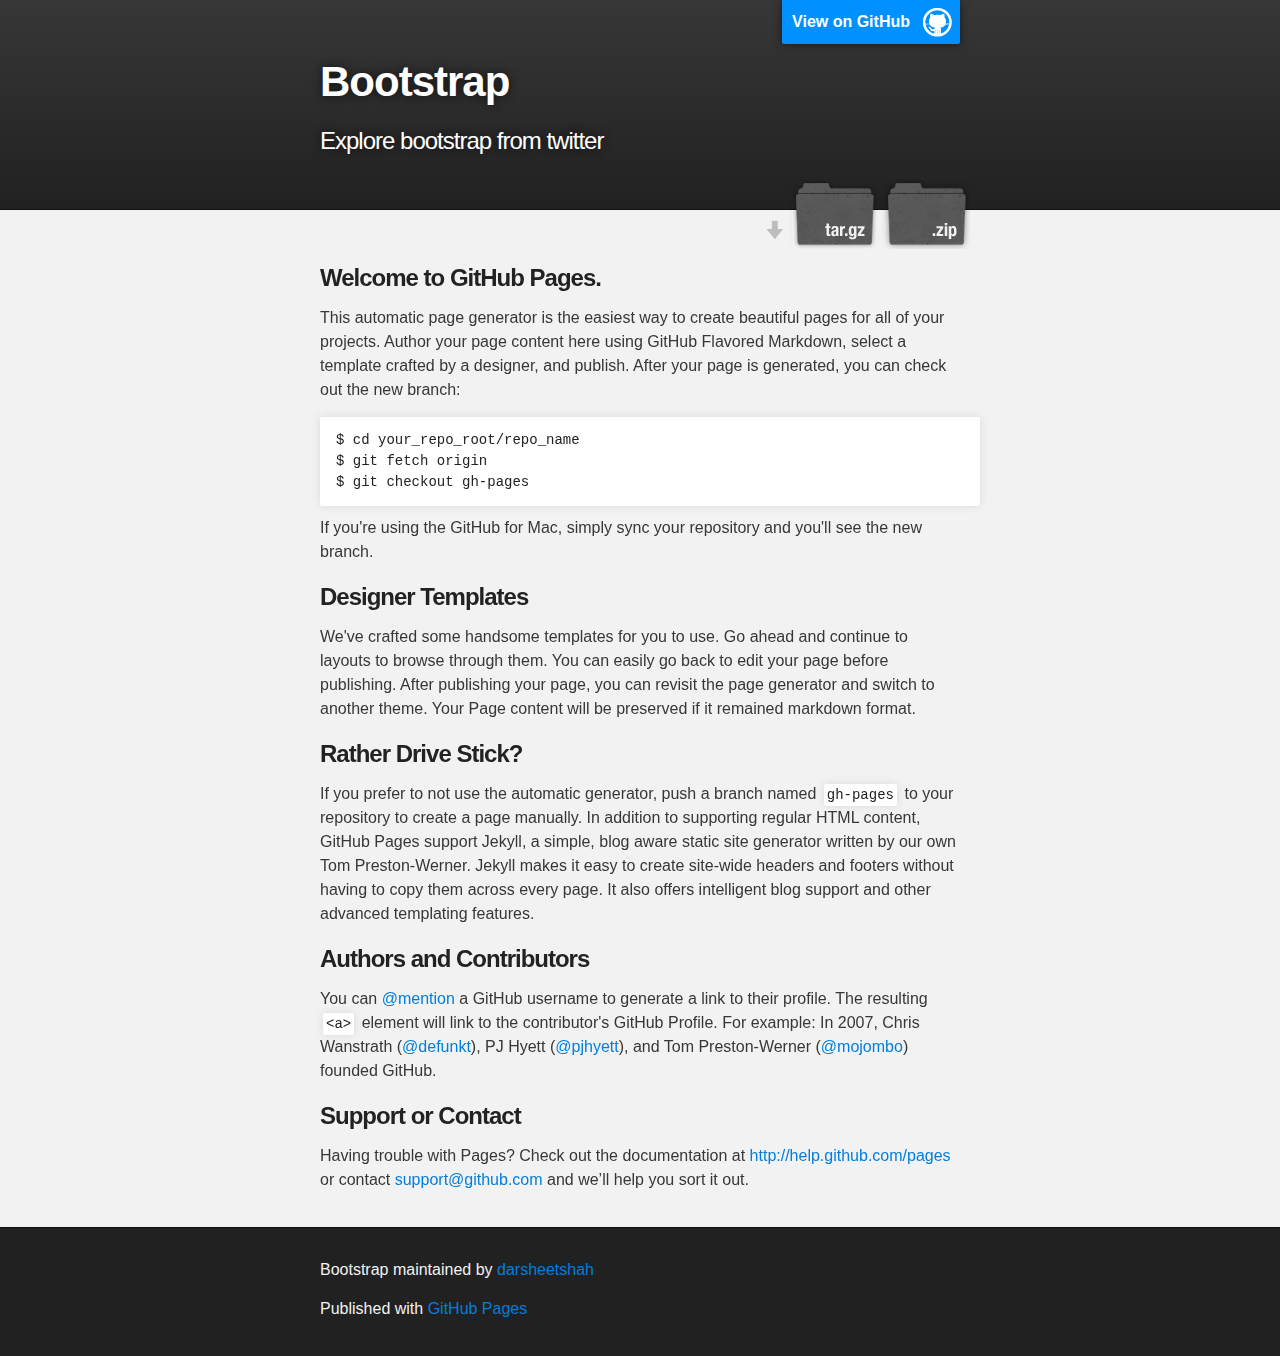
<file: index.html>
<!DOCTYPE html>
<html>

  <head>
    <meta charset='utf-8' />
    <meta http-equiv="X-UA-Compatible" content="chrome=1" />
    <meta name="description" content="Bootstrap : Explore bootstrap from twitter" />

    <link rel="stylesheet" type="text/css" media="screen" href="stylesheets/stylesheet.css">

    <title>Bootstrap</title>
  </head>

  <body>

    <!-- HEADER -->
    <div id="header_wrap" class="outer">
        <header class="inner">
          <a id="forkme_banner" href="https://github.com/darsheetshah/bootstrap">View on GitHub</a>

          <h1 id="project_title">Bootstrap</h1>
          <h2 id="project_tagline">Explore bootstrap from twitter</h2>

            <section id="downloads">
              <a class="zip_download_link" href="https://github.com/darsheetshah/bootstrap/zipball/master">Download this project as a .zip file</a>
              <a class="tar_download_link" href="https://github.com/darsheetshah/bootstrap/tarball/master">Download this project as a tar.gz file</a>
            </section>
        </header>
    </div>

    <!-- MAIN CONTENT -->
    <div id="main_content_wrap" class="outer">
      <section id="main_content" class="inner">
        <h3>Welcome to GitHub Pages.</h3>

<p>This automatic page generator is the easiest way to create beautiful pages for all of your projects. Author your page content here using GitHub Flavored Markdown, select a template crafted by a designer, and publish. After your page is generated, you can check out the new branch:</p>

<pre><code>$ cd your_repo_root/repo_name
$ git fetch origin
$ git checkout gh-pages
</code></pre>

<p>If you're using the GitHub for Mac, simply sync your repository and you'll see the new branch.</p>

<h3>Designer Templates</h3>

<p>We've crafted some handsome templates for you to use. Go ahead and continue to layouts to browse through them. You can easily go back to edit your page before publishing. After publishing your page, you can revisit the page generator and switch to another theme. Your Page content will be preserved if it remained markdown format.</p>

<h3>Rather Drive Stick?</h3>

<p>If you prefer to not use the automatic generator, push a branch named <code>gh-pages</code> to your repository to create a page manually. In addition to supporting regular HTML content, GitHub Pages support Jekyll, a simple, blog aware static site generator written by our own Tom Preston-Werner. Jekyll makes it easy to create site-wide headers and footers without having to copy them across every page. It also offers intelligent blog support and other advanced templating features.</p>

<h3>Authors and Contributors</h3>

<p>You can <a href="https://github.com/blog/821" class="user-mention">@mention</a> a GitHub username to generate a link to their profile. The resulting <code>&lt;a&gt;</code> element will link to the contributor's GitHub Profile. For example: In 2007, Chris Wanstrath (<a href="https://github.com/defunkt" class="user-mention">@defunkt</a>), PJ Hyett (<a href="https://github.com/pjhyett" class="user-mention">@pjhyett</a>), and Tom Preston-Werner (<a href="https://github.com/mojombo" class="user-mention">@mojombo</a>) founded GitHub.</p>

<h3>Support or Contact</h3>

<p>Having trouble with Pages? Check out the documentation at <a href="http://help.github.com/pages">http://help.github.com/pages</a> or contact <a href="mailto:support@github.com">support@github.com</a> and we’ll help you sort it out.</p>
      </section>
    </div>

    <!-- FOOTER  -->
    <div id="footer_wrap" class="outer">
      <footer class="inner">
        <p class="copyright">Bootstrap maintained by <a href="https://github.com/darsheetshah">darsheetshah</a></p>
        <p>Published with <a href="http://pages.github.com">GitHub Pages</a></p>
      </footer>
    </div>

    

  </body>
</html>
</file>
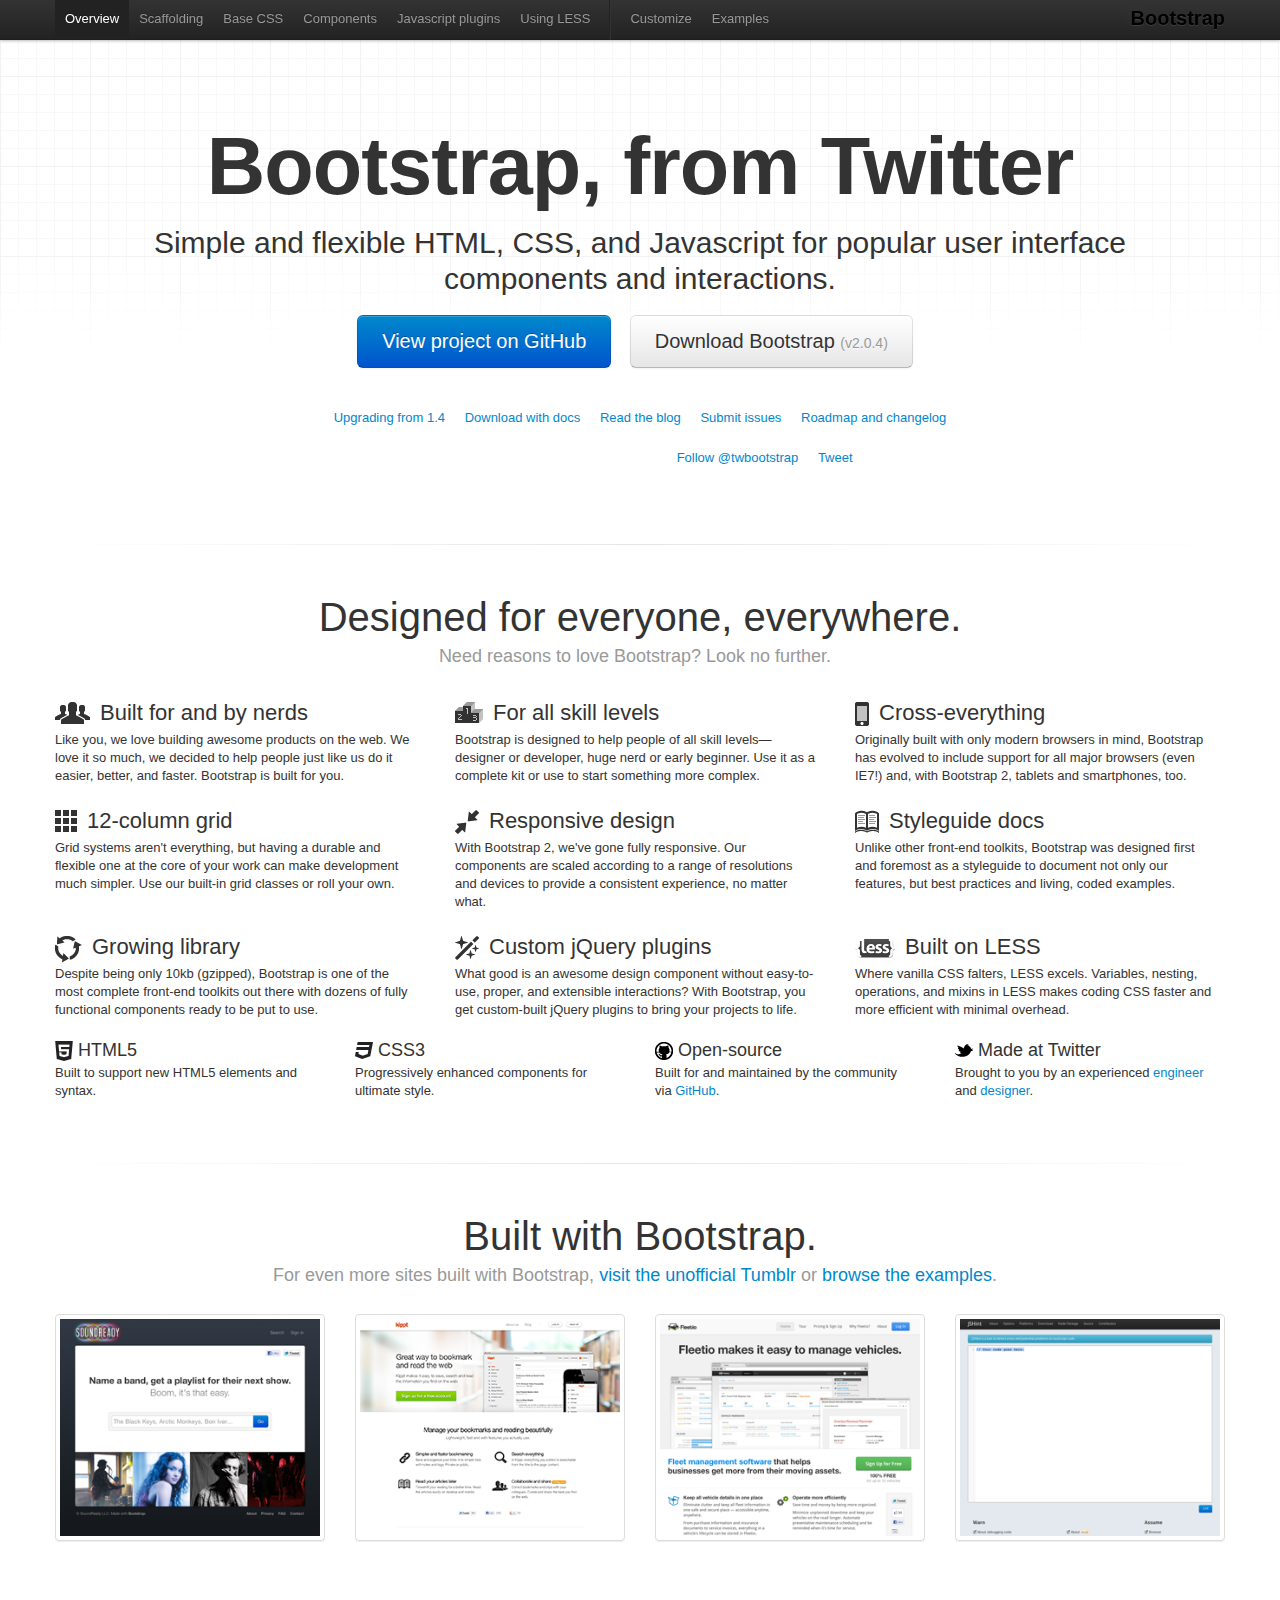
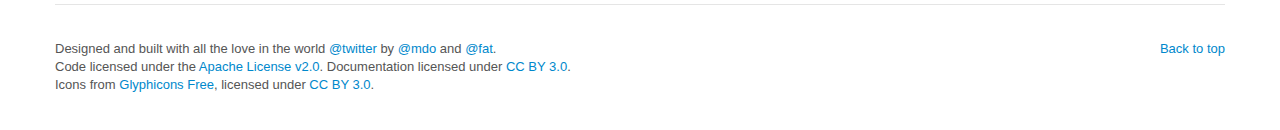
<file: twitter-bootstrap/docs/index.html>
<!DOCTYPE html>
<html lang="en">
  <head>
    <meta charset="utf-8">
    <title>Twitter Bootstrap</title>
    <meta name="viewport" content="width=device-width, initial-scale=1.0">
    <meta name="description" content="">
    <meta name="author" content="">

    <!-- Le styles -->
    <link href="assets/css/bootstrap.css" rel="stylesheet">
    <link href="assets/css/bootstrap-responsive.css" rel="stylesheet">
    <link href="assets/css/docs.css" rel="stylesheet">
    <link href="assets/js/google-code-prettify/prettify.css" rel="stylesheet">

    <!-- Le HTML5 shim, for IE6-8 support of HTML5 elements -->
    <!--[if lt IE 9]>
      <script src="http://html5shim.googlecode.com/svn/trunk/html5.js"></script>
    <![endif]-->

    <!-- Le fav and touch icons -->
    <link rel="shortcut icon" href="assets/ico/favicon.ico">
    <link rel="apple-touch-icon-precomposed" sizes="144x144" href="assets/ico/apple-touch-icon-144-precomposed.png">
    <link rel="apple-touch-icon-precomposed" sizes="114x114" href="assets/ico/apple-touch-icon-114-precomposed.png">
    <link rel="apple-touch-icon-precomposed" sizes="72x72" href="assets/ico/apple-touch-icon-72-precomposed.png">
    <link rel="apple-touch-icon-precomposed" href="assets/ico/apple-touch-icon-57-precomposed.png">

  </head>

  <body data-spy="scroll" data-target=".subnav" data-offset="50">


  <!-- Navbar
    ================================================== -->
    <div class="navbar navbar-fixed-top">
      <div class="navbar-inner">
        <div class="container">
          <button type="button"class="btn btn-navbar" data-toggle="collapse" data-target=".nav-collapse">
            <span class="icon-bar"></span>
            <span class="icon-bar"></span>
            <span class="icon-bar"></span>
          </button>
          <a class="brand" href="./index.html">Bootstrap</a>
          <div class="nav-collapse collapse">
            <ul class="nav">
              <li class="active">
                <a href="./index.html">Overview</a>
              </li>
              <li class="">
                <a href="./scaffolding.html">Scaffolding</a>
              </li>
              <li class="">
                <a href="./base-css.html">Base CSS</a>
              </li>
              <li class="">
                <a href="./components.html">Components</a>
              </li>
              <li class="">
                <a href="./javascript.html">Javascript plugins</a>
              </li>
              <li class="">
                <a href="./less.html">Using LESS</a>
              </li>
              <li class="divider-vertical"></li>
              <li class="">
                <a href="./download.html">Customize</a>
              </li>
              <li class="">
                <a href="./examples.html">Examples</a>
              </li>
            </ul>
          </div>
        </div>
      </div>
    </div>

    <div class="container">

<!-- Masthead
================================================== -->
<header class="jumbotron masthead">
  <div class="inner">
    <h1>Bootstrap, from Twitter</h1>
    <p>Simple and flexible HTML, CSS, and Javascript for popular user interface components and interactions.</p>
    <p class="download-info">
      <a href="https://github.com/twitter/bootstrap/" class="btn btn-primary btn-large" >View project on GitHub</a>
      <a href="assets/bootstrap.zip" class="btn btn-large" >Download Bootstrap <small>(v2.0.4)</small></a>
    </p>
  </div>

  <div class="bs-links">
    <ul class="quick-links">
      <li><a href="./upgrading.html">Upgrading from 1.4</a></li>
      <li><a href="https://github.com/twitter/bootstrap/zipball/master">Download with docs</a></li>
      <li><a href="http://blog.getbootstrap.com">Read the blog</a></li>
      <li><a href="https://github.com/twitter/bootstrap/issues?state=open">Submit issues</a></li>
      <li><a href="https://github.com/twitter/bootstrap/wiki">Roadmap and changelog</a></li>
    </ul>
    <ul class="quick-links">
      <li>
        <iframe class="github-btn" src="http://markdotto.github.com/github-buttons/github-btn.html?user=twitter&repo=bootstrap&type=watch&count=true" allowtransparency="true" frameborder="0" scrolling="0" width="112px" height="20px"></iframe>
      </li>
      <li>
        <iframe class="github-btn" src="http://markdotto.github.com/github-buttons/github-btn.html?user=twitter&repo=bootstrap&type=fork&count=true" allowtransparency="true" frameborder="0" scrolling="0" width="98px" height="20px"></iframe>
      </li>
      <li class="follow-btn">
        <a href="https://twitter.com/twbootstrap" class="twitter-follow-button" data-link-color="#0069D6" data-show-count="true">Follow @twbootstrap</a>
      </li>
      <li class="tweet-btn">
        <a href="https://twitter.com/share" class="twitter-share-button" data-url="http://twitter.github.com/bootstrap/" data-count="horizontal" data-via="twbootstrap" data-related="mdo:Creator of Twitter Bootstrap">Tweet</a>
      </li>
    </ul>
  </div>
</header>

<hr class="soften">

<div class="marketing">
  <h1>Designed for everyone, everywhere.</h1>
  <p class="marketing-byline">Need reasons to love Bootstrap? Look no further.</p>
  <div class="row">
    <div class="span4">
      <img class="bs-icon" src="assets/img/glyphicons/glyphicons_042_group.png">
      <h2>Built for and by nerds</h2>
      <p>Like you, we love building awesome products on the web. We love it so much, we decided to help people just like us do it easier, better, and faster. Bootstrap is built for you.</p>
    </div>
    <div class="span4">
      <img class="bs-icon" src="assets/img/glyphicons/glyphicons_079_podium.png">
      <h2>For all skill levels</h2>
      <p>Bootstrap is designed to help people of all skill levels&mdash;designer or developer, huge nerd or early beginner. Use it as a complete kit or use to start something more complex.</p>
    </div>
    <div class="span4">
      <img class="bs-icon" src="assets/img/glyphicons/glyphicons_163_iphone.png">
      <h2>Cross-everything</h2>
      <p>Originally built with only modern browsers in mind, Bootstrap has evolved to include support for all major browsers (even IE7!) and, with Bootstrap 2, tablets and smartphones, too.</p>
    </div>
  </div><!--/row-->
  <div class="row">
    <div class="span4">
      <img class="bs-icon" src="assets/img/glyphicons/glyphicons_155_show_thumbnails.png">
      <h2>12-column grid</h2>
      <p>Grid systems aren't everything, but having a durable and flexible one at the core of your work can make development much simpler. Use our built-in grid classes or roll your own.</p>
    </div>
    <div class="span4">
      <img class="bs-icon" src="assets/img/glyphicons/glyphicons_214_resize_small.png">
      <h2>Responsive design</h2>
      <p>With Bootstrap 2, we've gone fully responsive. Our components are scaled according to a range of resolutions and devices to provide a consistent experience, no matter what.</p>
    </div>
    <div class="span4">
      <img class="bs-icon" src="assets/img/glyphicons/glyphicons_266_book_open.png">
      <h2>Styleguide docs</h2>
      <p>Unlike other front-end toolkits, Bootstrap was designed first and foremost as a styleguide to document not only our features, but best practices and living, coded examples.</p>
    </div>
  </div><!--/row-->
  <div class="row">
    <div class="span4">
      <img class="bs-icon" src="assets/img/glyphicons/glyphicons_082_roundabout.png">
      <h2>Growing library</h2>
      <p>Despite being only 10kb (gzipped), Bootstrap is one of the most complete front-end toolkits out there with dozens of fully functional components ready to be put to use.</p>
    </div>
    <div class="span4">
      <img class="bs-icon" src="assets/img/glyphicons/glyphicons_009_magic.png">
      <h2>Custom jQuery plugins</h2>
      <p>What good is an awesome design component without easy-to-use, proper, and extensible interactions? With Bootstrap, you get custom-built jQuery plugins to bring your projects to life.</p>
    </div>
    <div class="span4">
      <img class="bs-icon" src="assets/img/less-small.png">
      <h2>Built on LESS</h2>
      <p>Where vanilla CSS falters, LESS excels. Variables, nesting, operations, and mixins in LESS makes coding CSS faster and more efficient with minimal overhead.</p>
    </div>
  </div><!--/row-->
  <div class="row">
    <div class="span3">
      <img class="small-bs-icon" src="assets/img/icon-html5.png">
      <h3>HTML5</h3>
      <p>Built to support new HTML5 elements and syntax.</p>
    </div>
    <div class="span3">
      <img class="small-bs-icon" src="assets/img/icon-css3.png">
      <h3>CSS3</h3>
      <p>Progressively enhanced components for ultimate style.</p>
    </div>
    <div class="span3">
      <img class="small-bs-icon" src="assets/img/icon-github.png">
      <h3>Open-source</h3>
      <p>Built for and maintained by the community via <a href="https://github.com">GitHub</a>.</p>
    </div>
    <div class="span3">
      <img class="small-bs-icon" src="assets/img/icon-twitter.png">
      <h3>Made at Twitter</h3>
      <p>Brought to you by an experienced <a href="http://twitter.com/fat">engineer</a> and <a href="http://twitter.com/mdo">designer</a>.</p>
    </div>
  </div><!--/row-->

  <hr class="soften">

  <h1>Built with Bootstrap.</h1>
  <p class="marketing-byline">For even more sites built with Bootstrap, <a href="http://builtwithbootstrap.tumblr.com/" target="_blank">visit the unofficial Tumblr</a> or <a href="./examples.html">browse the examples</a>.</p>
  <ul class="thumbnails example-sites">
    <li class="span3">
      <a class="thumbnail" href="http://soundready.fm/" target="_blank">
        <img src="assets/img/example-sites/soundready.png" alt="SoundReady.fm">
      </a>
    </li>
    <li class="span3">
      <a class="thumbnail" href="http://kippt.com/" target="_blank">
        <img src="assets/img/example-sites/kippt.png" alt="Kippt">
      </a>
    </li>
    <li class="span3">
      <a class="thumbnail" href="http://www.fleetio.com/" target="_blank">
        <img src="assets/img/example-sites/fleetio.png" alt="Fleetio">
      </a>
    </li>
    <li class="span3">
      <a class="thumbnail" href="http://www.jshint.com/" target="_blank">
        <img src="assets/img/example-sites/jshint.png" alt="JS Hint">
      </a>
    </li>
  </ul>

</div><!-- /.marketing -->

     <!-- Footer
      ================================================== -->
      <footer class="footer">
        <p class="pull-right"><a href="#">Back to top</a></p>
        <p>Designed and built with all the love in the world <a href="http://twitter.com/twitter" target="_blank">@twitter</a> by <a href="http://twitter.com/mdo" target="_blank">@mdo</a> and <a href="http://twitter.com/fat" target="_blank">@fat</a>.</p>
        <p>Code licensed under the <a href="http://www.apache.org/licenses/LICENSE-2.0" target="_blank">Apache License v2.0</a>. Documentation licensed under <a href="http://creativecommons.org/licenses/by/3.0/">CC BY 3.0</a>.</p>
        <p>Icons from <a href="http://glyphicons.com">Glyphicons Free</a>, licensed under <a href="http://creativecommons.org/licenses/by/3.0/">CC BY 3.0</a>.</p>
      </footer>

    </div><!-- /container -->



    <!-- Le javascript
    ================================================== -->
    <!-- Placed at the end of the document so the pages load faster -->
    <script type="text/javascript" src="http://platform.twitter.com/widgets.js"></script>
    <script src="assets/js/jquery.js"></script>
    <script src="assets/js/google-code-prettify/prettify.js"></script>
    <script src="assets/js/bootstrap-transition.js"></script>
    <script src="assets/js/bootstrap-alert.js"></script>
    <script src="assets/js/bootstrap-modal.js"></script>
    <script src="assets/js/bootstrap-dropdown.js"></script>
    <script src="assets/js/bootstrap-scrollspy.js"></script>
    <script src="assets/js/bootstrap-tab.js"></script>
    <script src="assets/js/bootstrap-tooltip.js"></script>
    <script src="assets/js/bootstrap-popover.js"></script>
    <script src="assets/js/bootstrap-button.js"></script>
    <script src="assets/js/bootstrap-collapse.js"></script>
    <script src="assets/js/bootstrap-carousel.js"></script>
    <script src="assets/js/bootstrap-typeahead.js"></script>
    <script src="assets/js/application.js"></script>


  </body>
</html>
</file>
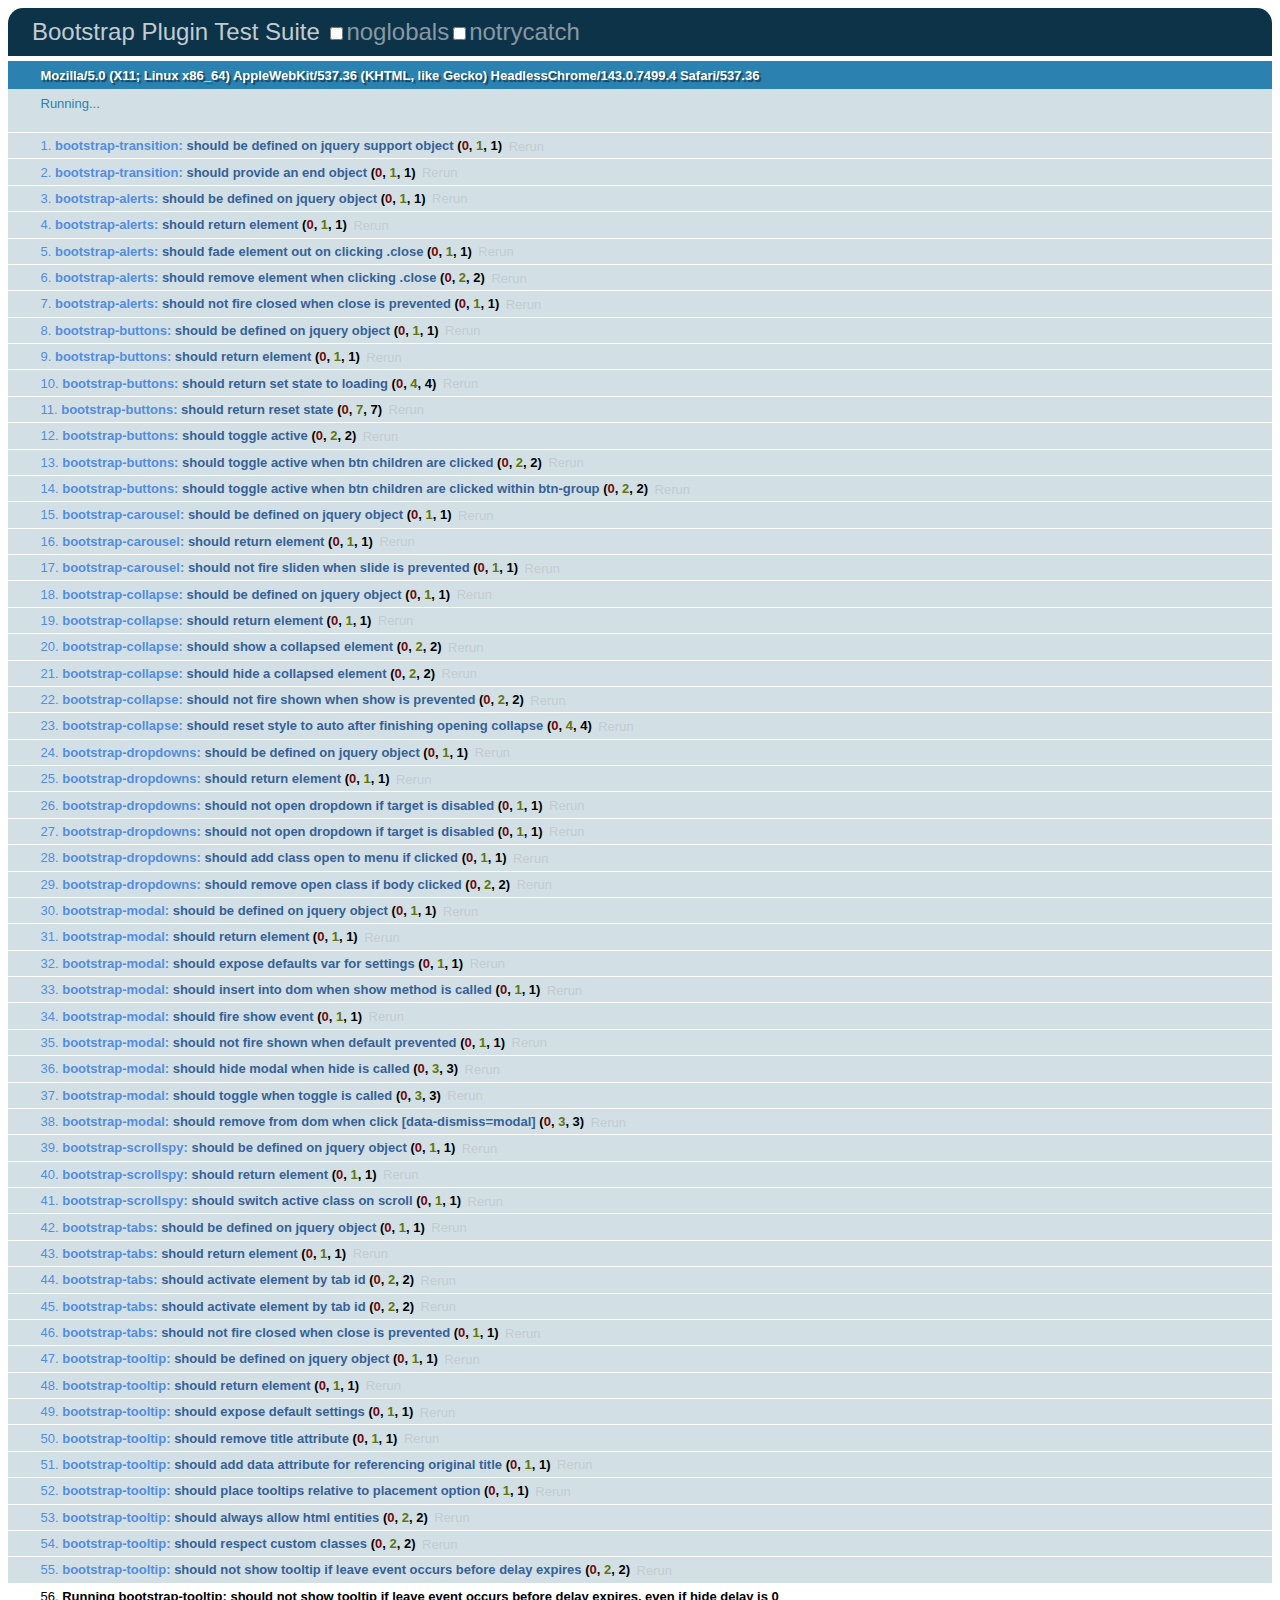
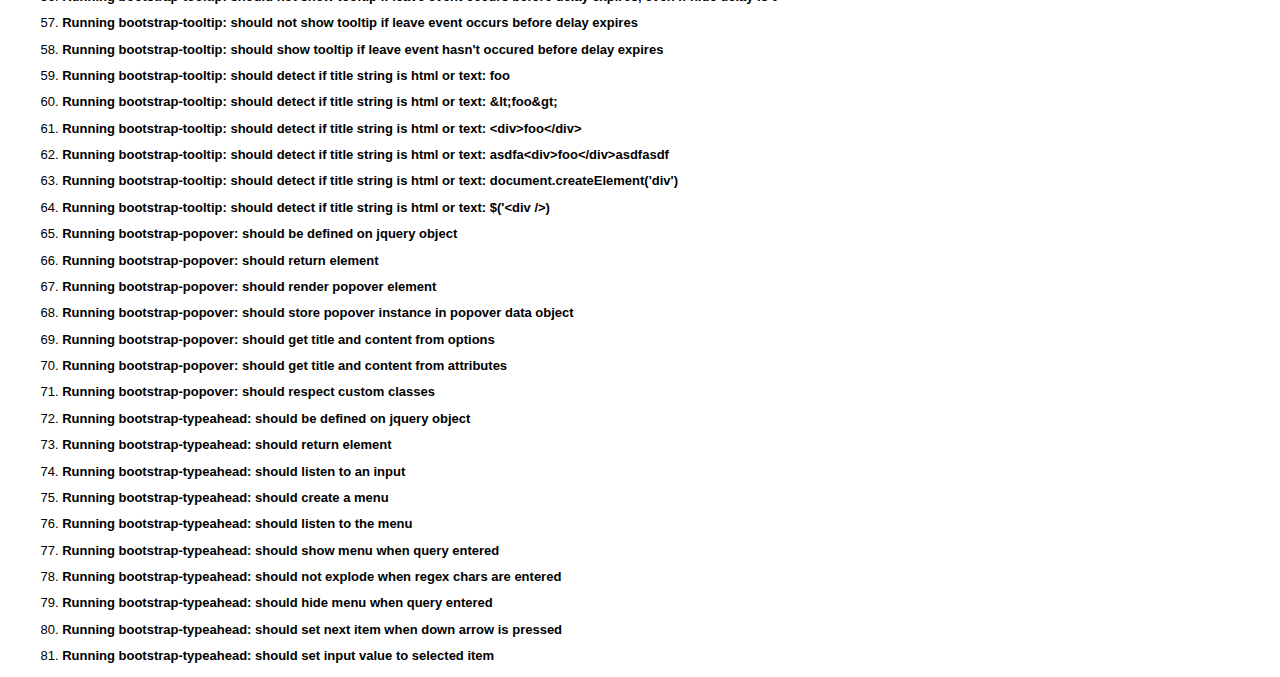
<file: twitter-bootstrap/js/tests/index.html>
<!DOCTYPE HTML>
<html>
<head>
  <title>Bootstrap Plugin Test Suite</title>

  <!-- jquery -->
  <!--<script src="http://code.jquery.com/jquery-1.7.min.js"></script>-->
  <script src="vendor/jquery.js"></script>

  <!-- qunit -->
  <link rel="stylesheet" href="vendor/qunit.css" type="text/css" media="screen" />
  <script src="vendor/qunit.js"></script>

  <!-- phantomjs logging script-->
  <script src="unit/bootstrap-phantom.js"></script>

  <!--  plugin sources -->
  <script src="../../js/bootstrap-transition.js"></script>
  <script src="../../js/bootstrap-alert.js"></script>
  <script src="../../js/bootstrap-button.js"></script>
  <script src="../../js/bootstrap-carousel.js"></script>
  <script src="../../js/bootstrap-collapse.js"></script>
  <script src="../../js/bootstrap-dropdown.js"></script>
  <script src="../../js/bootstrap-modal.js"></script>
  <script src="../../js/bootstrap-scrollspy.js"></script>
  <script src="../../js/bootstrap-tab.js"></script>
  <script src="../../js/bootstrap-tooltip.js"></script>
  <script src="../../js/bootstrap-popover.js"></script>
  <script src="../../js/bootstrap-typeahead.js"></script>

  <!-- unit tests -->
  <script src="unit/bootstrap-transition.js"></script>
  <script src="unit/bootstrap-alert.js"></script>
  <script src="unit/bootstrap-button.js"></script>
  <script src="unit/bootstrap-carousel.js"></script>
  <script src="unit/bootstrap-collapse.js"></script>
  <script src="unit/bootstrap-dropdown.js"></script>
  <script src="unit/bootstrap-modal.js"></script>
  <script src="unit/bootstrap-scrollspy.js"></script>
  <script src="unit/bootstrap-tab.js"></script>
  <script src="unit/bootstrap-tooltip.js"></script>
  <script src="unit/bootstrap-popover.js"></script>
  <script src="unit/bootstrap-typeahead.js"></script>
</head>
<body>
  <div>
    <h1 id="qunit-header">Bootstrap Plugin Test Suite</h1>
    <h2 id="qunit-banner"></h2>
    <h2 id="qunit-userAgent"></h2>
    <ol id="qunit-tests"></ol>
    <div id="qunit-fixture"></div>
  </div>
</body>
</html>
</file>
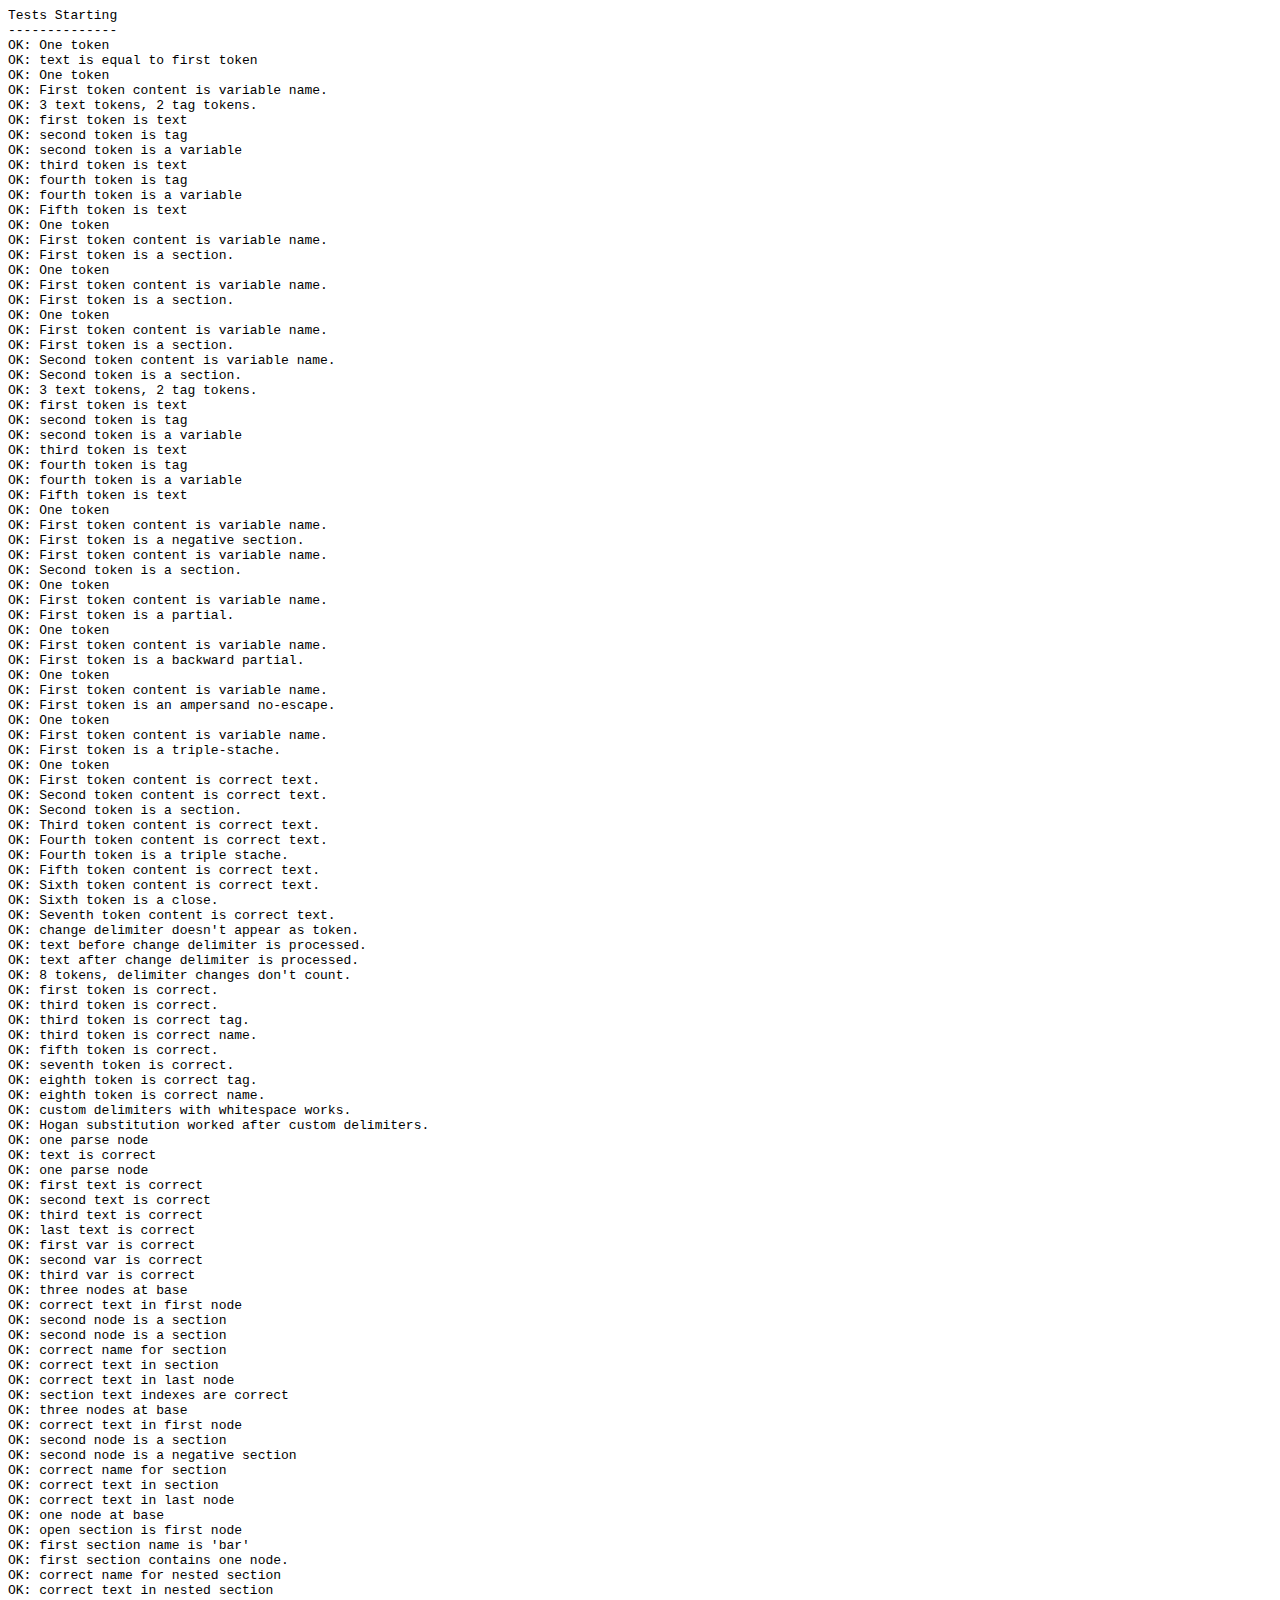
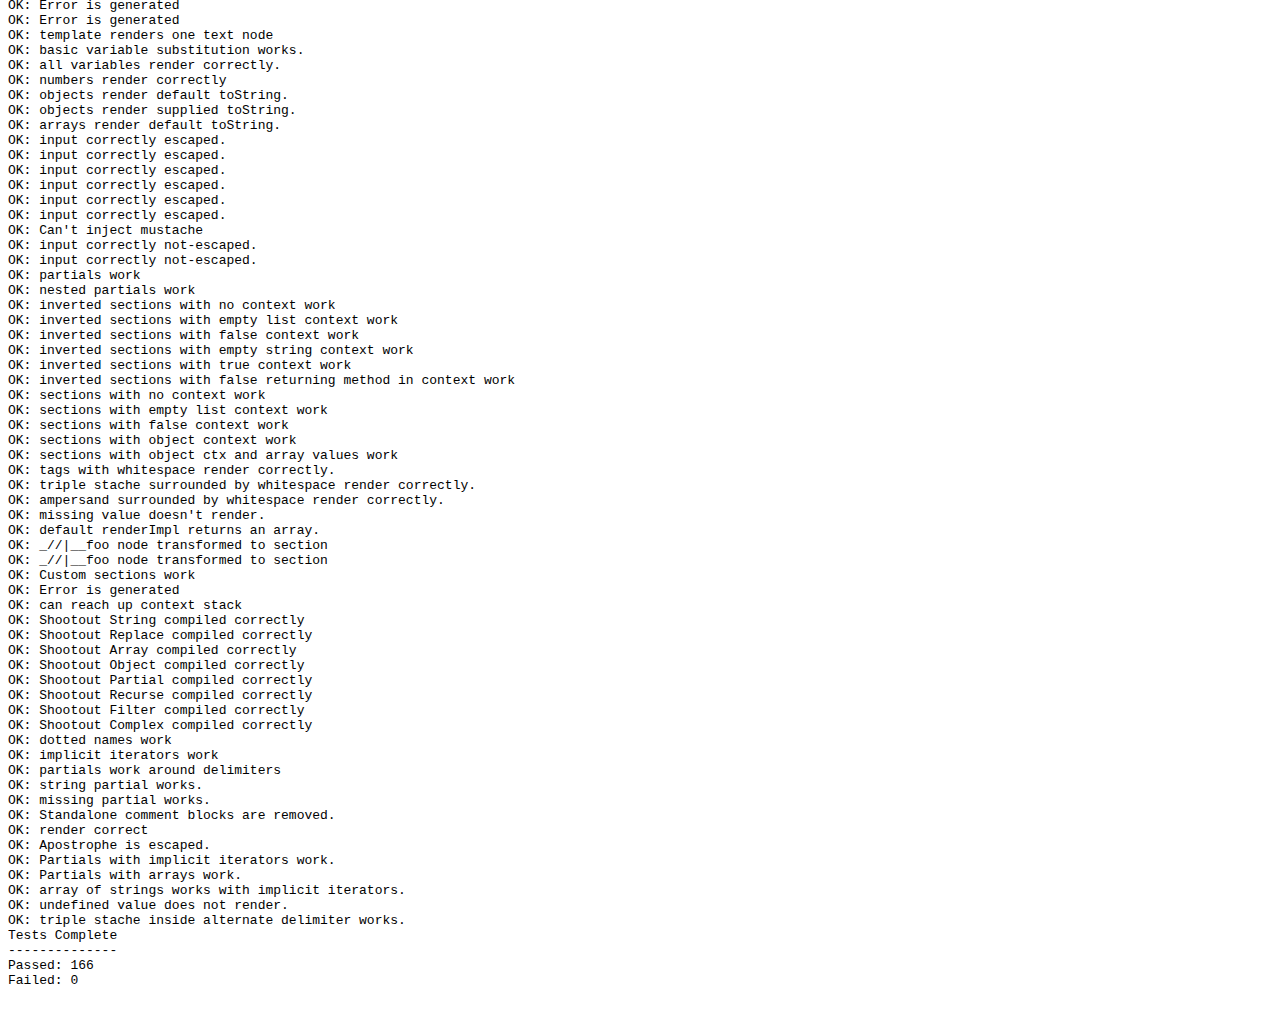
<file: twitter-bootstrap/docs/build/node_modules/hogan.js/test/index.html>
<html>
<head>
	<title>test</title>
	<script src="https://raw.github.com/douglascrockford/JSON-js/master/json2.js"></script>
</head>
<body>
  <code id="console"></code>
  <script>var Hogan = {};</script>
  <script src="../lib/template.js"></script>
  <script src="../lib/compiler.js"></script>
  <script src="./index.js"></script>
</body>
</html>
</file>
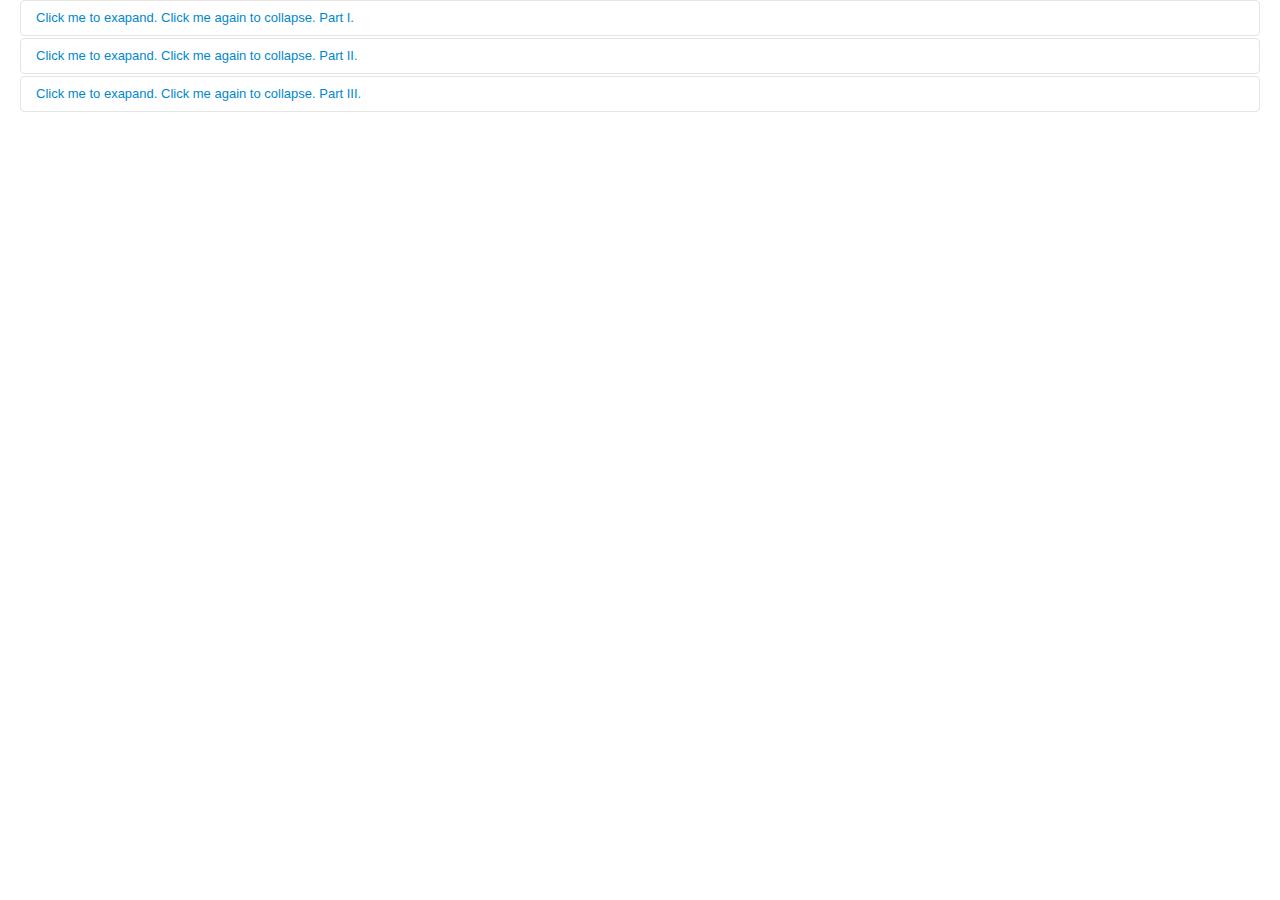
<file: ExpandCollapse.html>
<!DOCTYPE html>  
<html>  
<head>  
    <meta charset="utf-8" />  
    <title>collapsible example</title>  
    <link href="twitter-bootstrap/docs/assets/css/bootstrap.css" rel="stylesheet" type="text/css" />  
  
</head>  
<body>  
   <div class="container-fluid">  
     <div class="accordion" id="accordion2">  
            <div class="accordion-group">  
              <div class="accordion-heading">  
                <a class="accordion-toggle" data-toggle="collapse" data-parent="#accordion2" href="#collapseOne">  
                  Click me to exapand. Click me again to collapse. Part I.  
                </a>  
              </div>  
              <div id="collapseOne" class="accordion-body collapse" style="height: 0px; ">  
                <div class="accordion-inner">  
                  Lorem ipsum dolor sit amet, consectetur adipisicing elit, sed do eiusmod tempor incididunt ut labore et dolore magna aliqua. Ut enim ad minim veniam, quis nostrud exercitation ullamco laboris nisi ut aliquip ex ea commodo consequat. Duis aute irure dolor in reprehenderit in voluptate velit esse cillum dolore eu fugiat nulla pariatur. Excepteur sint occaecat cupidatat non proident, sunt in culpa qui officia deserunt mollit anim id est laborum.  
                </div>  
              </div>  
            </div>  
            <div class="accordion-group">  
              <div class="accordion-heading">  
                <a class="accordion-toggle" data-toggle="collapse" data-parent="#accordion2" href="#collapseTwo">  
                 Click me to exapand. Click me again to collapse. Part II.  
                </a>  
              </div>  
              <div id="collapseTwo" class="accordion-body collapse">  
                <div class="accordion-inner">  
                  Lorem ipsum dolor sit amet, consectetur adipisicing elit, sed do eiusmod tempor incididunt ut labore et dolore magna aliqua. Ut enim ad minim veniam, quis nostrud exercitation ullamco laboris nisi ut aliquip ex ea commodo consequat. Duis aute irure dolor in reprehenderit in voluptate velit esse cillum dolore eu fugiat nulla pariatur. Excepteur sint occaecat cupidatat non proident, sunt in culpa qui officia deserunt mollit anim id est laborum.  
                </div>  
              </div>  
            </div>  
            <div class="accordion-group">  
              <div class="accordion-heading">  
                <a class="accordion-toggle" data-toggle="collapse" data-parent="#accordion2" href="#collapseThree">  
                  Click me to exapand. Click me again to collapse. Part III.  
                </a>  
              </div>  
              <div id="collapseThree" class="accordion-body collapse">  
                <div class="accordion-inner">  
                  Lorem ipsum dolor sit amet, consectetur adipisicing elit, sed do eiusmod tempor incididunt ut labore et dolore magna aliqua. Ut enim ad minim veniam, quis nostrud exercitation ullamco laboris nisi ut aliquip ex ea commodo consequat. Duis aute irure dolor in reprehenderit in voluptate velit esse cillum dolore eu fugiat nulla pariatur. Excepteur sint occaecat cupidatat non proident, sunt in culpa qui officia deserunt mollit anim id est laborum.  
                </div>  
              </div>  
            </div>  
          </div>  
    </div>  
    <script type="text/javascript" src="twitter-bootstrap/docs/assets/js/jquery.js"></script>  
    <script type="text/javascript" src="twitter-bootstrap/docs/assets/js/bootstrap-collapse.js"></script>  
</body>  
</html>
</file>
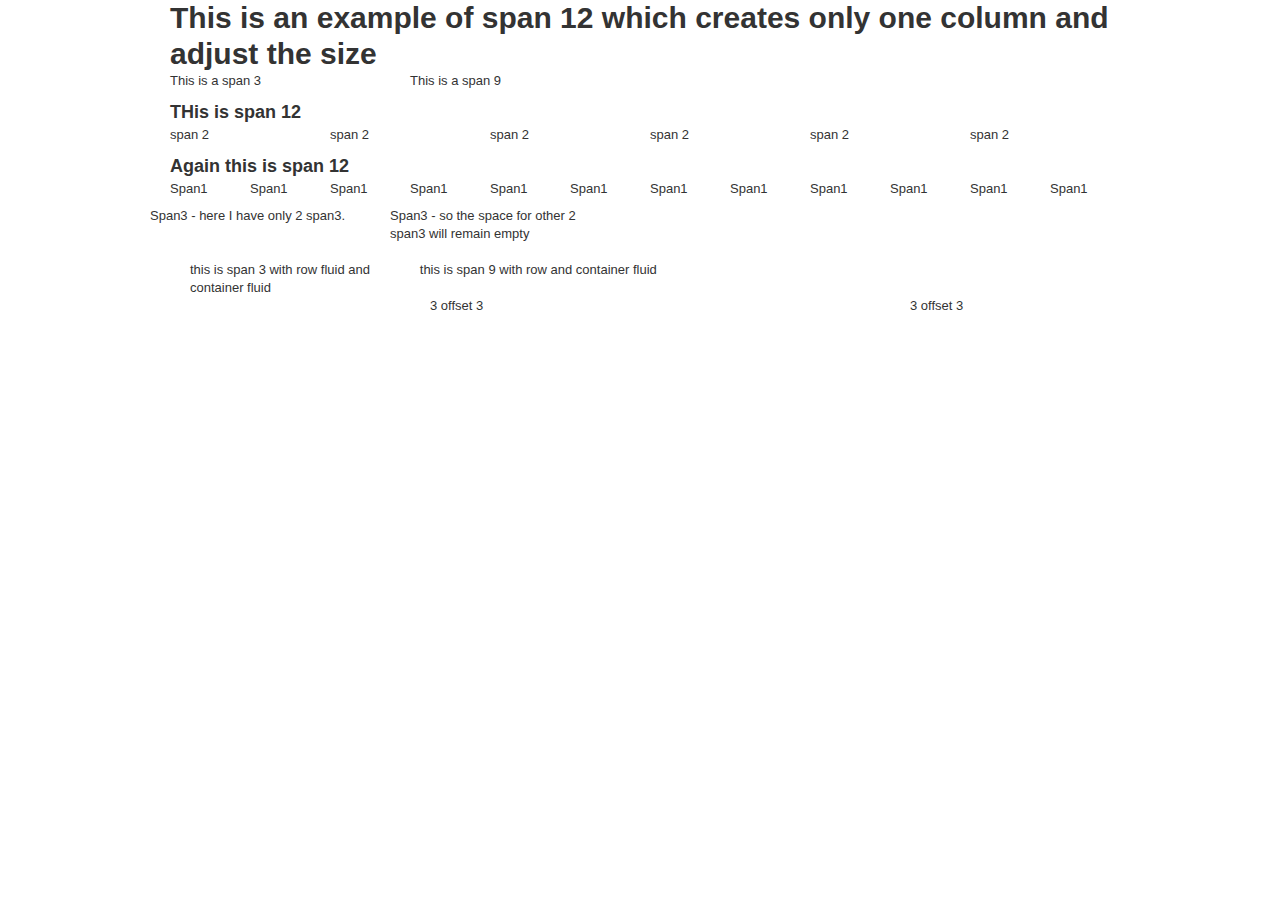
<file: GridAndLayout.html>
<!DOCTYPE html> 
<html lang="en"> 
<head> 
<meta charset="utf-8"> 
<title>Twitter Bootstrap</title> 
<link href="twitter-bootstrap/docs/assets/css/bootstrap.css" rel="stylesheet"> 
</head>
<body>
<div class="container">
<div class="row">
<div class="span12">
<h1>This is an example of span 12 which creates only one column and adjust the size</h1>
</div>
</div>
<div class="row">
<div class="span3">
<p>This is a span 3</p> 
</div>
<div class="span9">
<p> This is a span 9</p> 
</div>
</div>
<div class="row">
<div class="span12">
<h3>THis is span 12</h3> 
</div>
<div class="span2">
<p>span 2</p> 
</div>
<div class="span2">
<p>span 2</p> 
</div>
<div class="span2">
<p>span 2</p> 
</div>
<div class="span2">
<p>span 2</p> 
</div>
<div class="span2">
<p>span 2</p> 
</div>
<div class="span2">
<p>span 2</p> 
</div>
</div>
<div class="row">
<div class="span12">
<h3>Again this is span 12</h3> 
</div>
</div>
<div class="row">
<div class="span1">
<p>Span1</p> 
</div>
<div class="span1">
<p>Span1</p> 
</div>
<div class="span1">
<p>Span1</p> 
</div>
<div class="span1">
<p>Span1</p> 
</div>
<div class="span1">
<p>Span1</p> 
</div>
<div class="span1">
<p>Span1</p> 
</div>
<div class="span1">
<p>Span1</p> 
</div>
<div class="span1">
<p>Span1</p> 
</div>
<div class="span1">
<p>Span1</p> 
</div>
<div class="span1">
<p>Span1</p> 
</div>
<div class="span1">
<p>Span1</p> 
</div>
<div class="span1">
<p>Span1</p> 
</div>

<div class="row">
<div class="span3">
Span3 - here I have only 2 span3.
</div>
<div class="span3">
Span3 - so the space for other 2 span3 will remain empty
</div>
</div>
</div>
<br>
<div class="container-fluid">
<div class="row-fluid">
<div class="span3">
this is span 3 with row fluid and container fluid
</div>
<div class="span9">
this is span 9 with row and container fluid
</div>
</div>
<div class="row">
<div class ="span3 offset3">
3 offset 3
</div>
<div class = "span 3 offset3">
3 offset 3
</div>
</div>
</div>



</body>
</html>
</file>
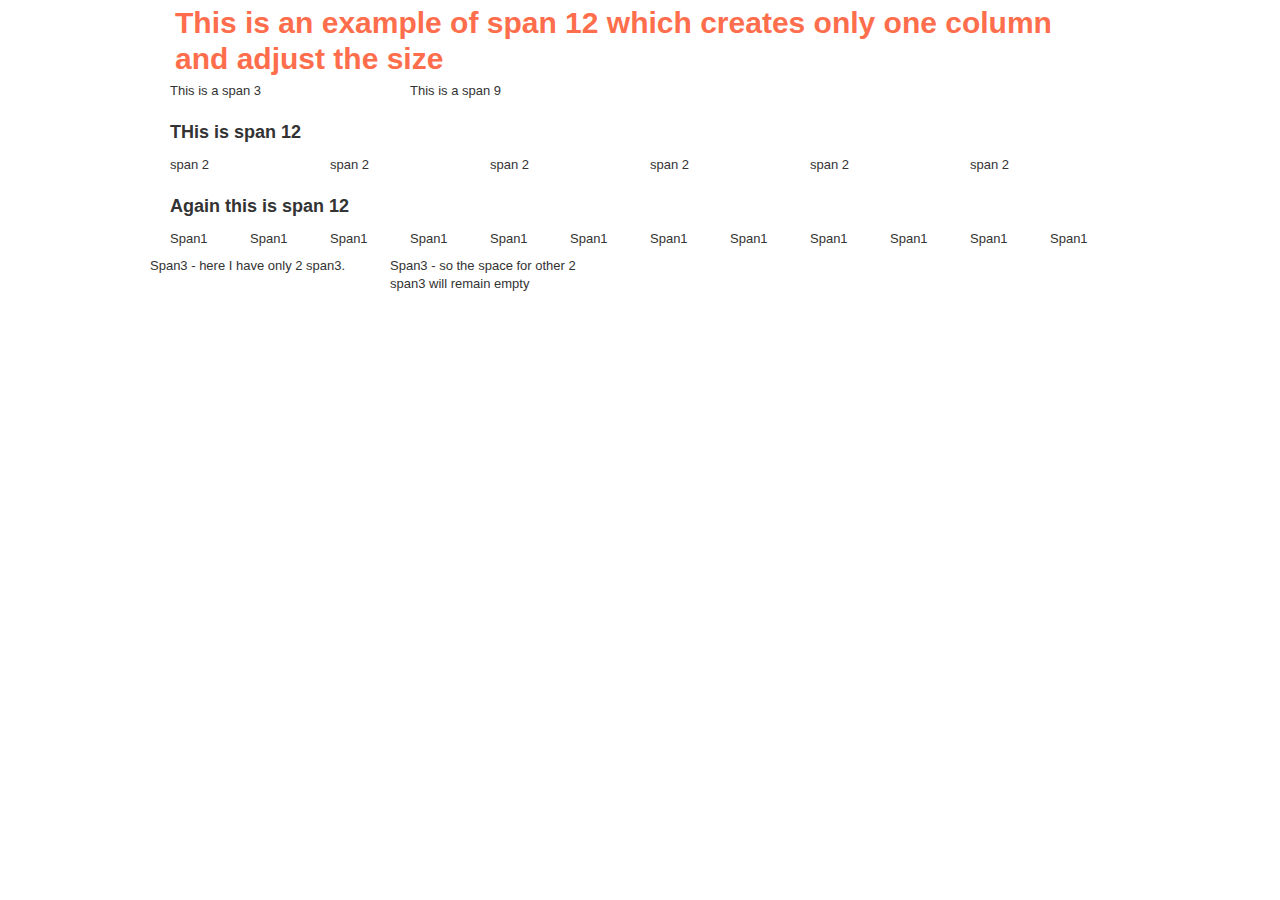
<file: Home.html>
<!DOCTYPE html> 
<html lang="en"> 
<head> 
<meta charset="utf-8"> 
<title>Twitter Bootstrap</title> 
<link href="twitter-bootstrap/docs/assets/css/bootstrap.css" rel="stylesheet"> 
<style>
.span12 h1{
color:#FE6E4C;
 font-weight: bold; 
 padding: 5px;
 }
h3 {
margin: 10px 0 10px 0;
}
</style>
</head>
<body>
<div class="container">
<div class="row">
<div class="span12">
<h1>This is an example of span 12 which creates only one column and adjust the size</h1>
</div>
</div>
<div class="row">
<div class="span3">
<p>This is a span 3</p> 
</div>
<div class="span9">
<p> This is a span 9</p> 
</div>
</div>
<div class="row">
<div class="span12">
<h3>THis is span 12</h3> 
</div>
<div class="span2">
<p>span 2</p> 
</div>
<div class="span2">
<p>span 2</p> 
</div>
<div class="span2">
<p>span 2</p> 
</div>
<div class="span2">
<p>span 2</p> 
</div>
<div class="span2">
<p>span 2</p> 
</div>
<div class="span2">
<p>span 2</p> 
</div>
</div>
<div class="row">
<div class="span12">
<h3>Again this is span 12</h3> 
</div>
</div>
<div class="row">
<div class="span1">
<p>Span1</p> 
</div>
<div class="span1">
<p>Span1</p> 
</div>
<div class="span1">
<p>Span1</p> 
</div>
<div class="span1">
<p>Span1</p> 
</div>
<div class="span1">
<p>Span1</p> 
</div>
<div class="span1">
<p>Span1</p> 
</div>
<div class="span1">
<p>Span1</p> 
</div>
<div class="span1">
<p>Span1</p> 
</div>
<div class="span1">
<p>Span1</p> 
</div>
<div class="span1">
<p>Span1</p> 
</div>
<div class="span1">
<p>Span1</p> 
</div>
<div class="span1">
<p>Span1</p> 
</div>

<div class="row">
<div class="span3">
Span3 - here I have only 2 span3.
</div>
<div class="span3">
Span3 - so the space for other 2 span3 will remain empty
</div>
</div>
</div>
</body>
</html>
</file>
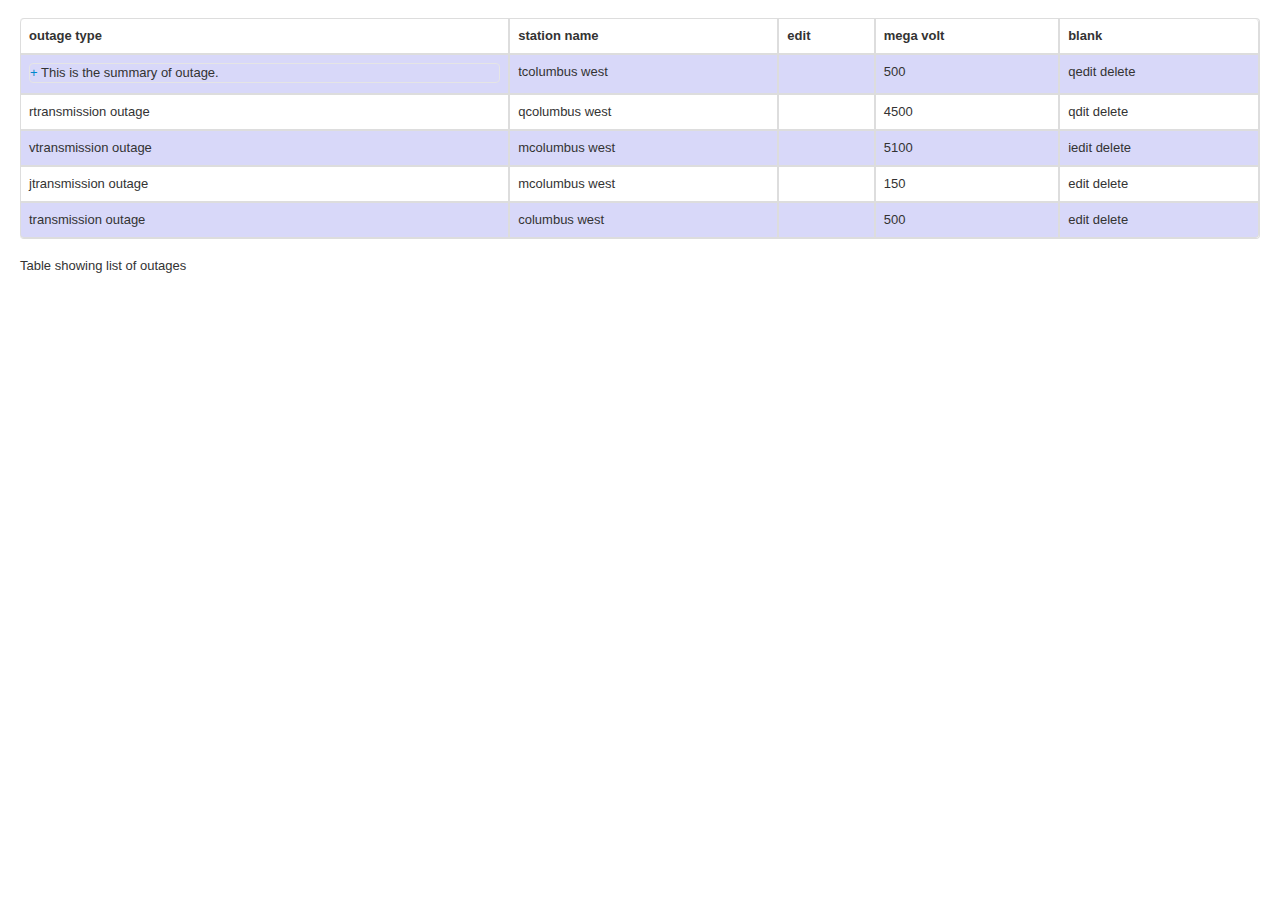
<file: Table.html>
<!DOCTYPE html> 
<html lang="en"> 
<head> 
<meta charset="utf-8"> 
<title>Twitter Bootstrap</title> 
<link href="twitter-bootstrap/docs/assets/css/bootstrap.css" rel="stylesheet"> 
<script type="text/javascript" src="twitter-bootstrap/docs/assets/js/jquery.js"></script>  
<script type="text/javascript"  src="jquery.tablesorter.js"></script>

<script type="text/javascript" src="twitter-bootstrap/docs/assets/js/bootstrap-collapse.js"></script>
<script>
$(document).ready(function()
                  {
                    $("#tblNeedsSorting").tablesorter();
                  });
/*    function scrolify(tblAsJQueryObject, height){
        var oTbl = tblAsJQueryObject;

        // for very large tables you can remove the four lines below
        // and wrap the table with <div> in the mark-up and assign
        // height and overflow property  
        var oTblDiv = $("<div/>");
        oTblDiv.css('height', height);
        oTblDiv.css('overflow','scroll');               
        oTbl.wrap(oTblDiv);

        // save original width
        oTbl.attr("data-item-original-width", oTbl.width());
        oTbl.find('thead tr td').each(function(){
            $(this).attr("data-item-original-width",$(this).width());
        }); 
        oTbl.find('tbody tr:eq(0) td').each(function(){
            $(this).attr("data-item-original-width",$(this).width());
        });                 


        // clone the original table
        var newTbl = oTbl.clone();

        // remove table header from original table
        oTbl.find('thead tr').remove();                 
        // remove table body from new table
        newTbl.find('tbody tr').remove();   

        oTbl.parent().parent().prepend(newTbl);
        newTbl.wrap("<div/>");

        // replace ORIGINAL COLUMN width                
        newTbl.width(newTbl.attr('data-item-original-width'));
        newTbl.find('thead tr td').each(function(){
            $(this).width($(this).attr("data-item-original-width"));
        });     
        oTbl.width(oTbl.attr('data-item-original-width'));      
        oTbl.find('tbody tr:eq(0) td').each(function(){
            $(this).width($(this).attr("data-item-original-width"));
        });                 
    }

    $(document).ready(function(){
        scrolify($('#tblNeedsScrolling'), 160); // 160 is height
    });
*/

</script>
</head>
<body>
<div class="container-fluid">
<table class="tablesorter table table-striped table-bordered" id="tblNeedsSorting" border="1">
<thead>
<tr>
<th>
outage type
</th>
<th>
station name
</th>
<th>
edit
</th>
<th>
mega volt
</th>
<th>
blank
</th>
</tr>
</thead>
<tbody>
<div class="accordion" id="acc2">

<tr>
<td>
<div class="accordion-group">
<div class="accordian-heading">
<a class="accordian-toggle" data-toggle="collapse" data-parent="acc2" href="#collapseOne">
+ 
</a>
This is the summary of outage.
</div>

<div id="collapseOne" class="accordian-body collapse" style="height: 0px;">
<div class="accordian-inner">
Outage detais 1
</div>
</div>
</div>
</td>
<td>
tcolumbus west
</td>
<td>
</td>
<td>
500
</td>
<td>
qedit delete
</td>
</tr>
<tr>
<td>
rtransmission outage
</td>
<td>
qcolumbus west
</td>
<td>
</td>
<td>
4500
</td>
<td>
qdit delete
</td>
</tr>
<tr>
<td>
vtransmission outage
</td>
<td>
mcolumbus west
</td>
<td>
</td>
<td>
5100
</td>
<td>
iedit delete
</td>
</tr>
<tr>
<td>
jtransmission outage
</td>
<td>
mcolumbus west
</td>
<td>
</td>
<td>
150
</td>
<td>
edit delete
</td>
</tr>
<tr>
<td>
transmission outage
</td>
<td>
columbus west
</td>
<td>
</td>
<td>
500
</td>
<td>
edit delete
</td>
</tr>
</div>
</tbody>
</table>
<caption> Table showing list of outages </caption>

</div>

</body>
</html>
</file>
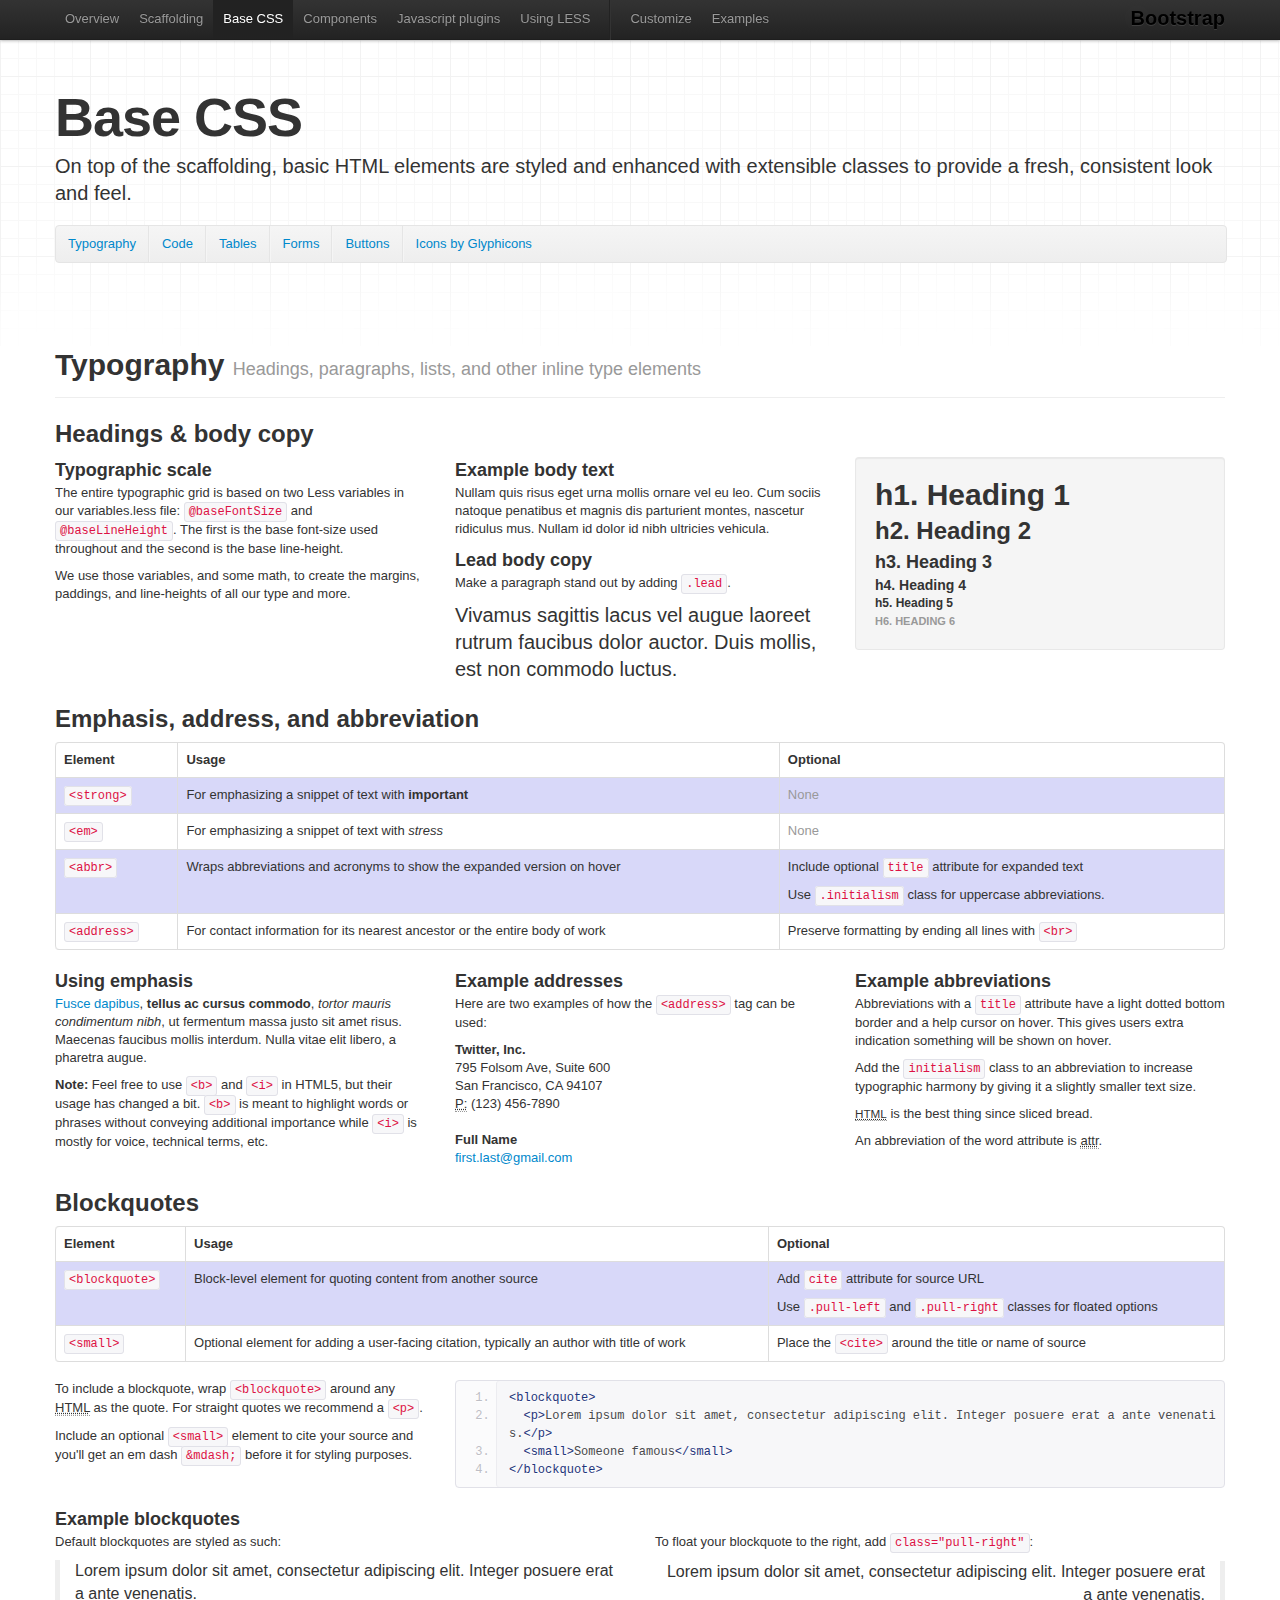
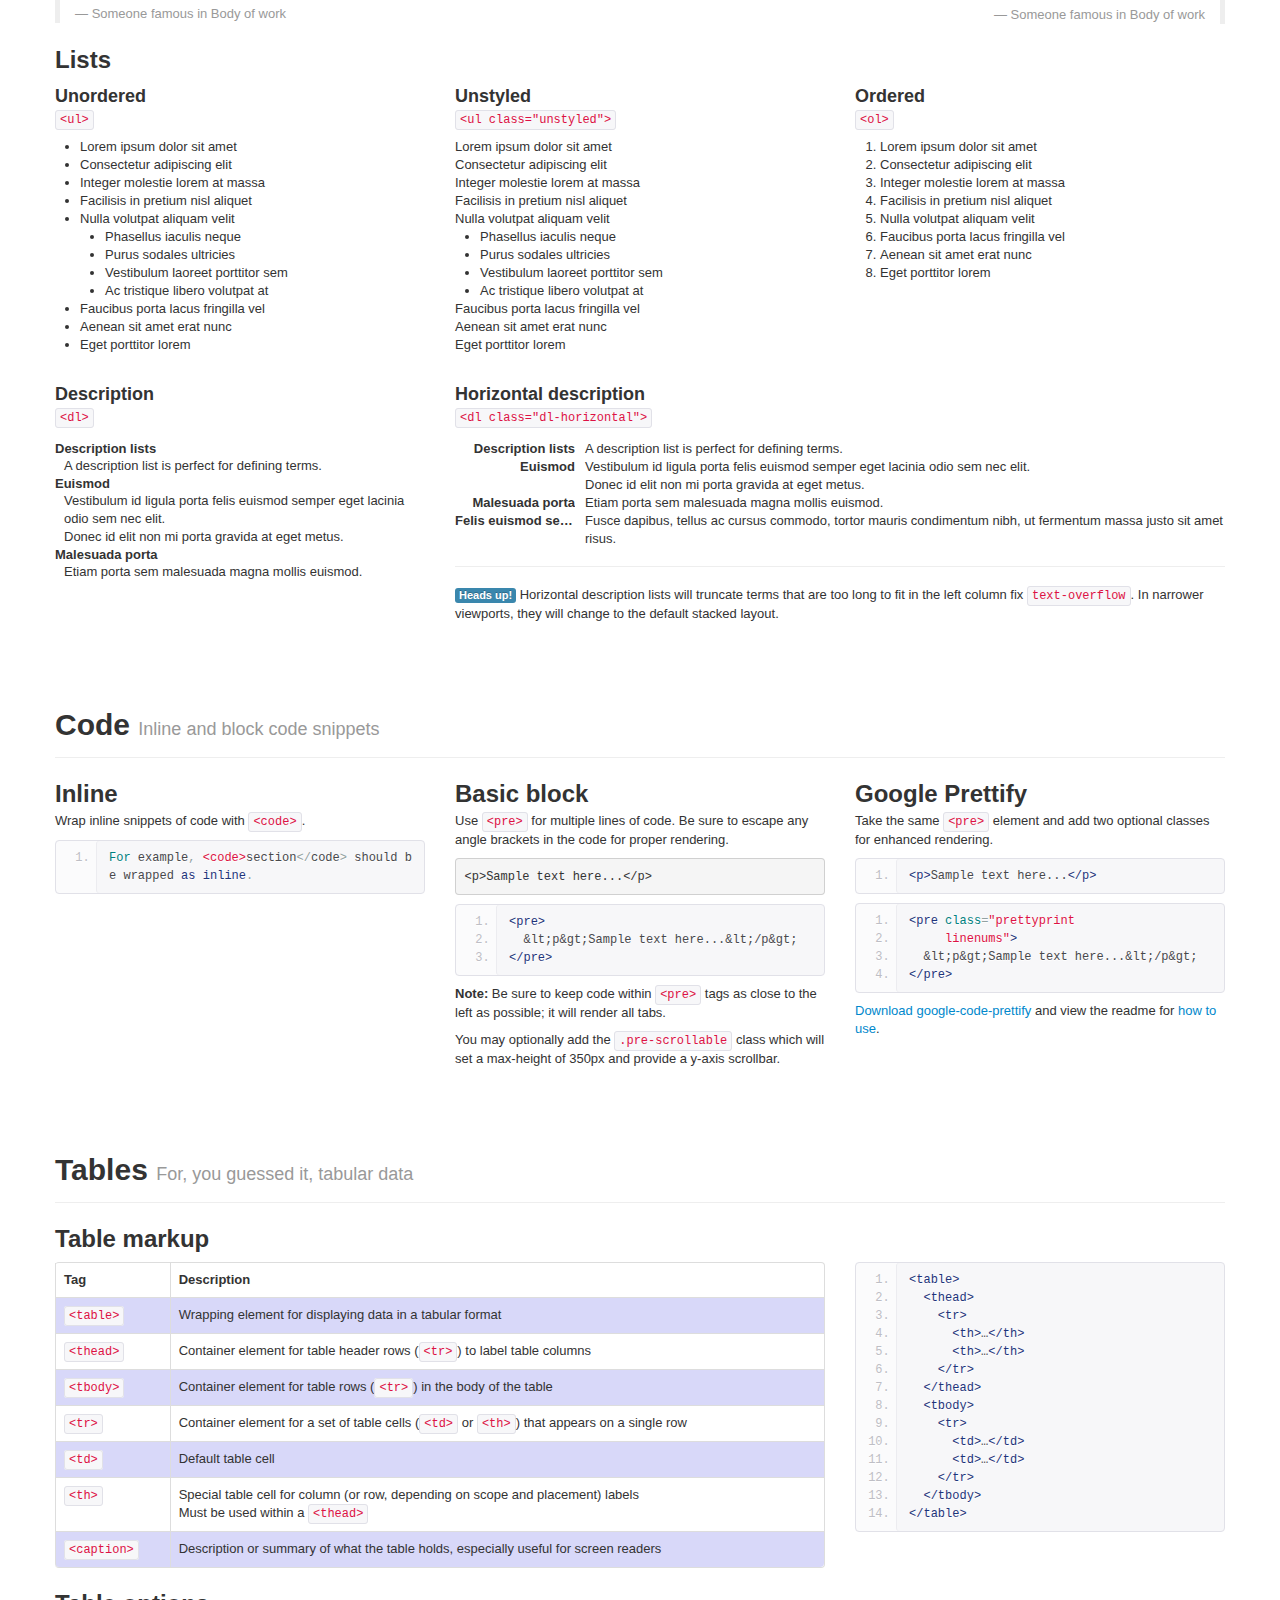
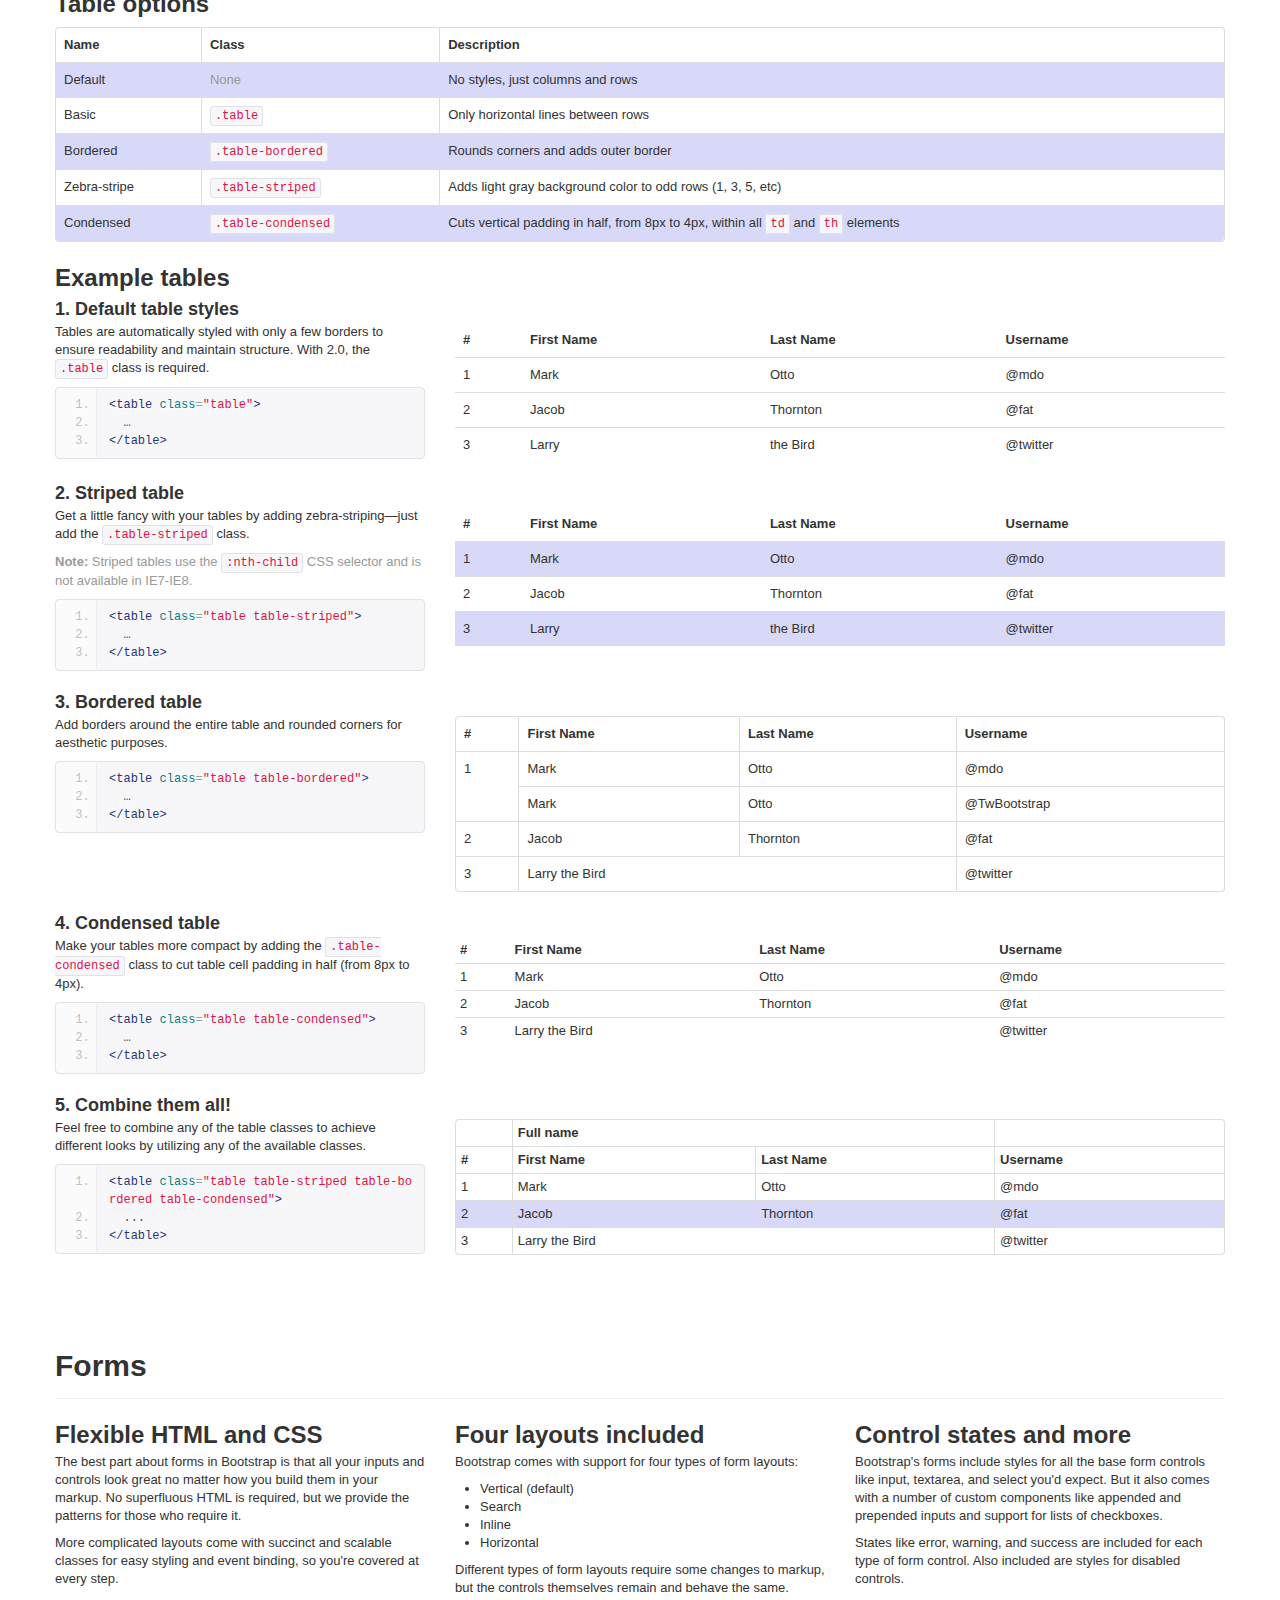
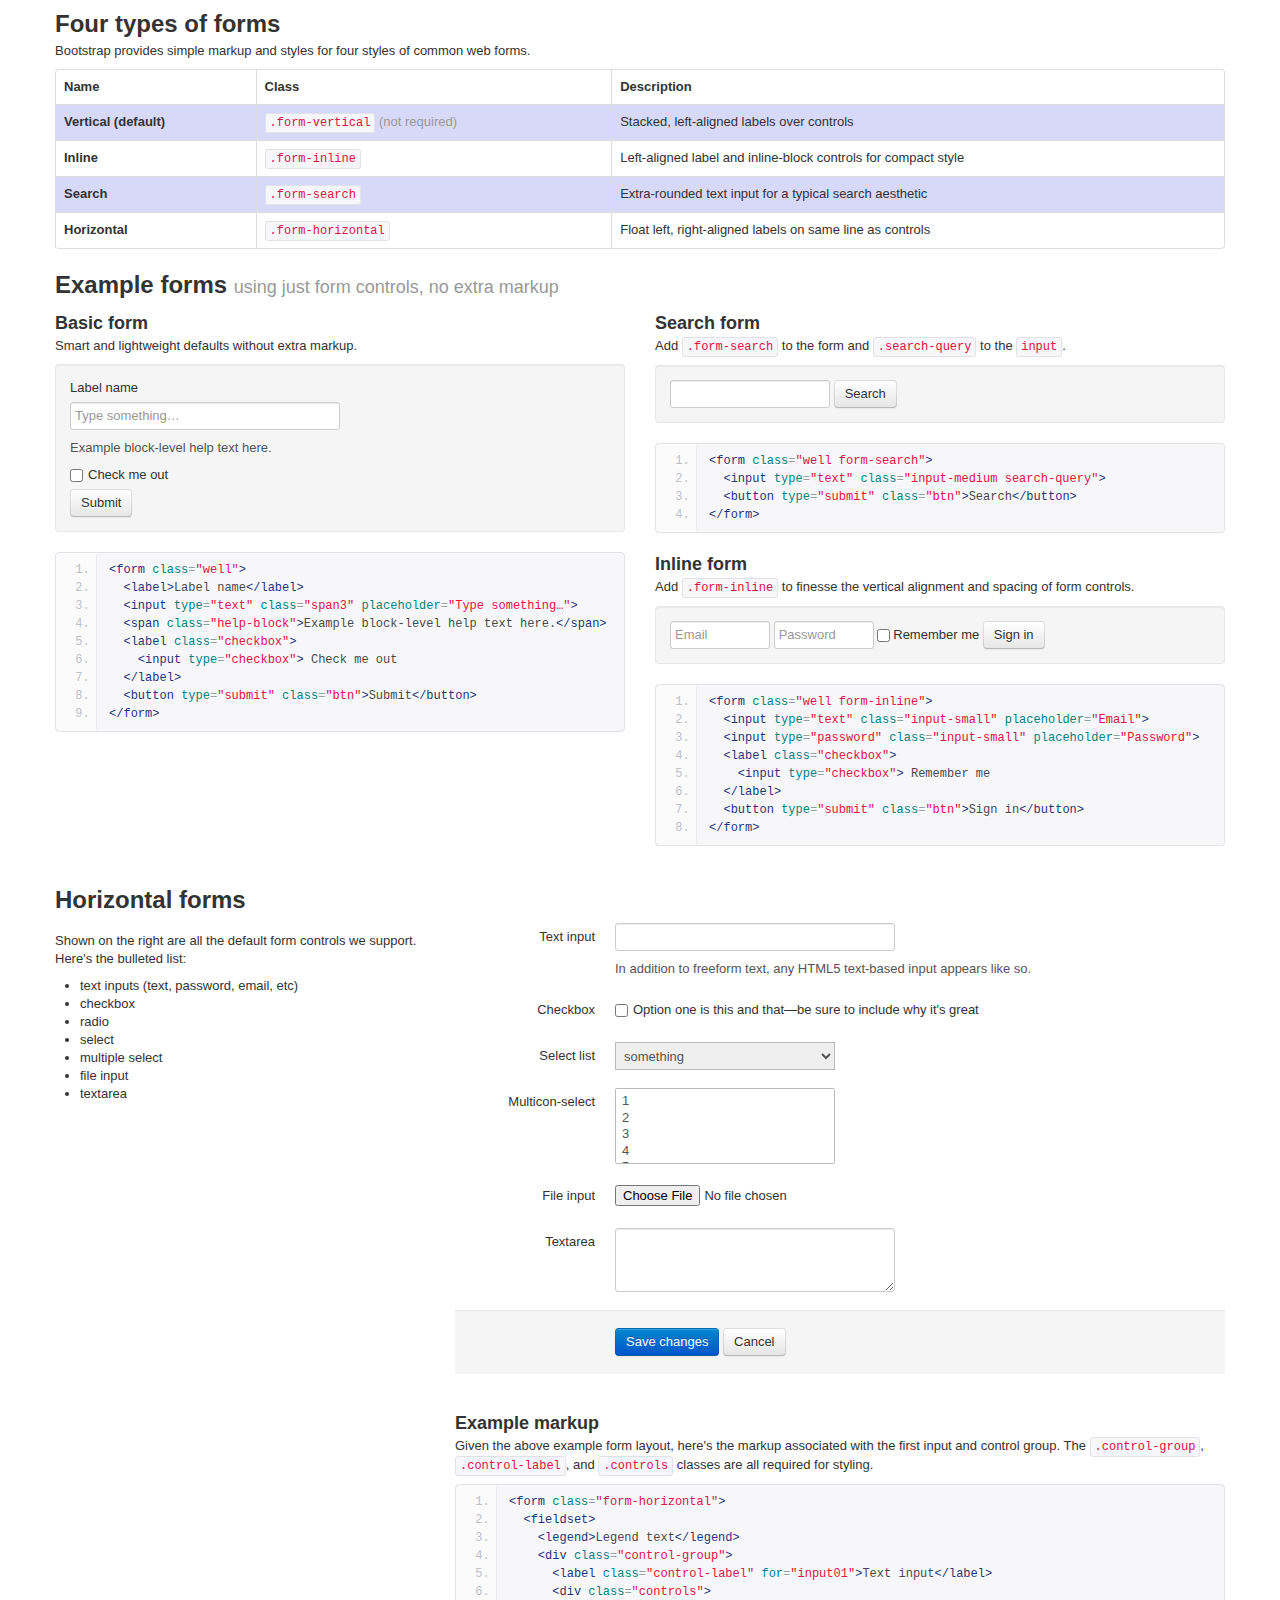
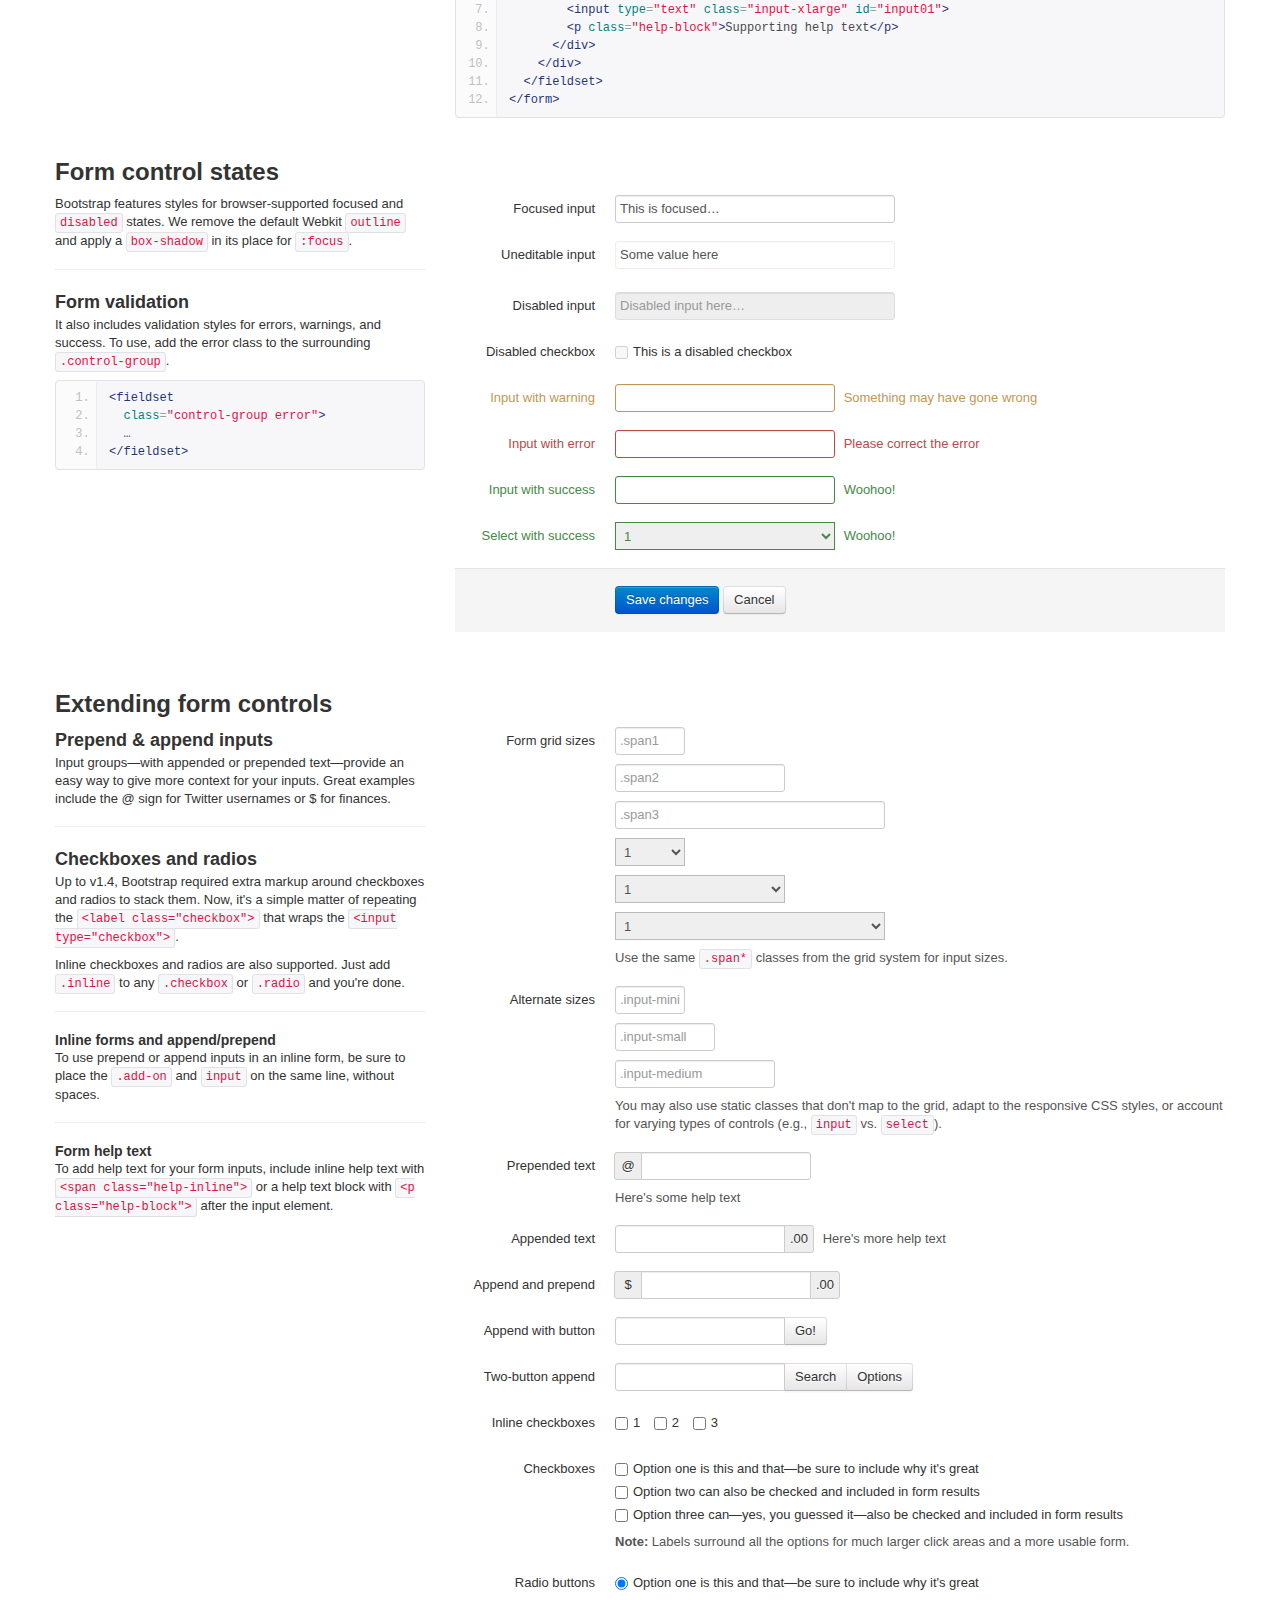
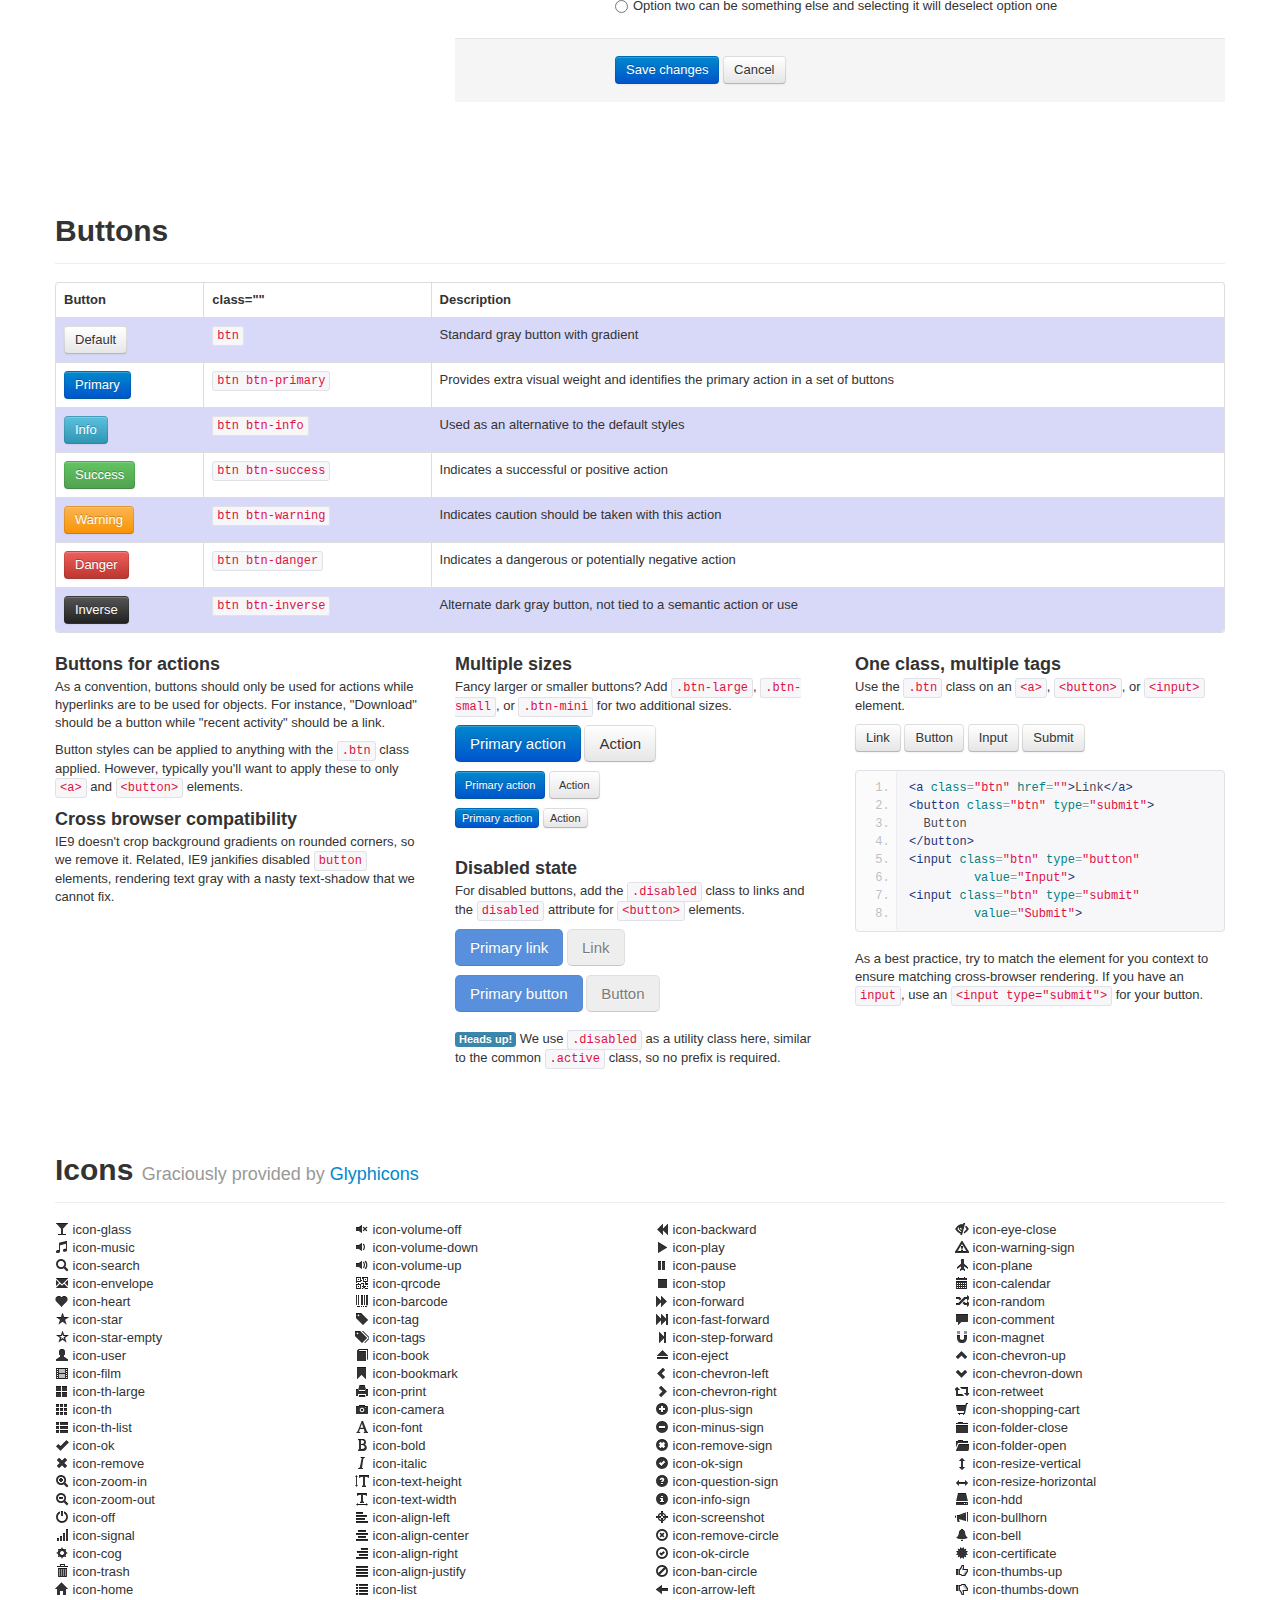
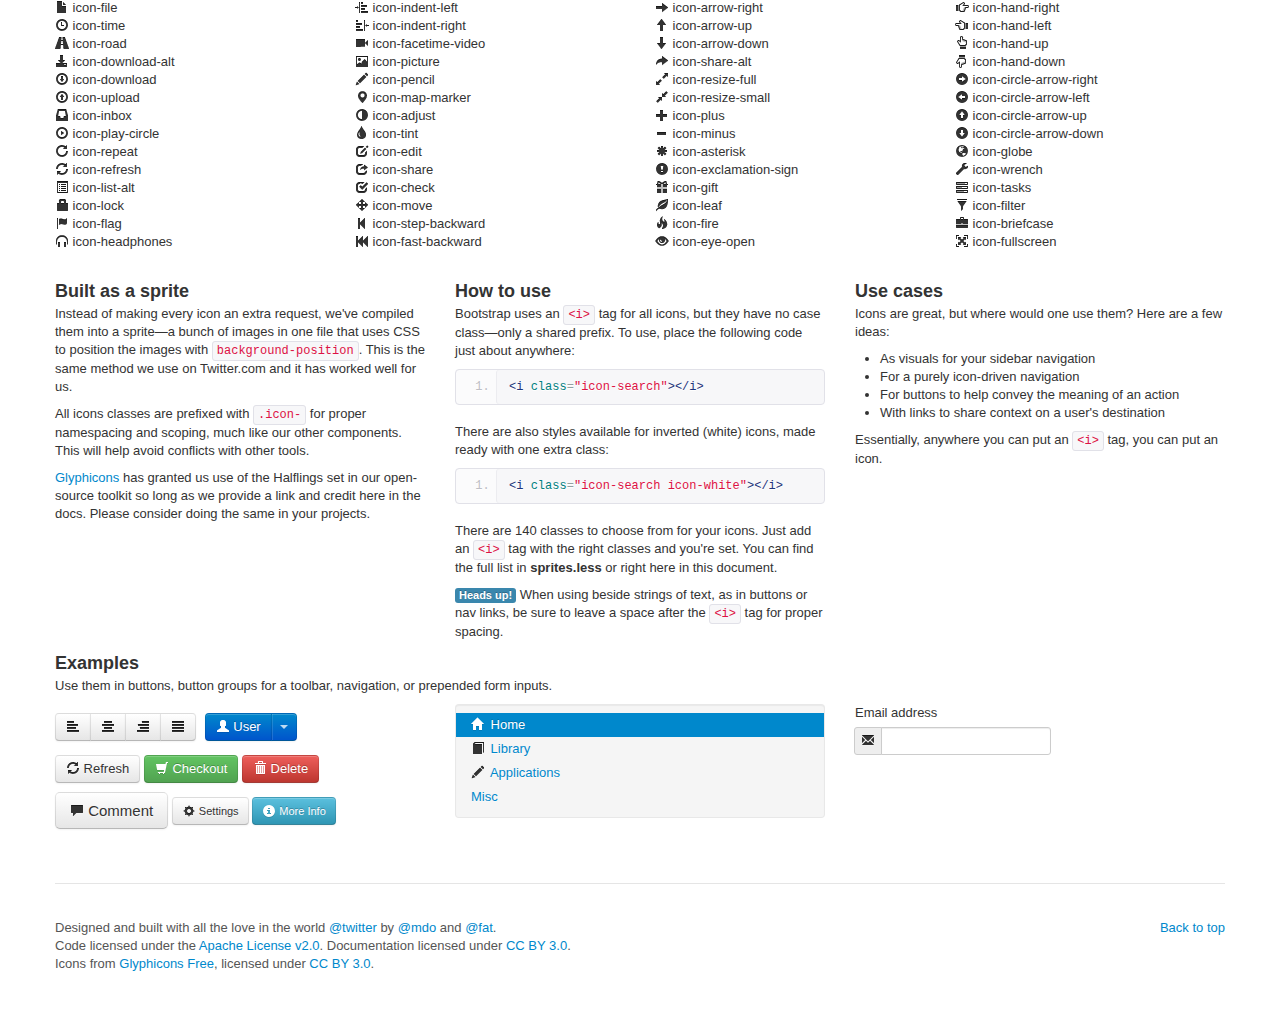
<file: twitter-bootstrap/docs/base-css.html>
<!DOCTYPE html>
<html lang="en">
  <head>
    <meta charset="utf-8">
    <title>Base · Twitter Bootstrap</title>
    <meta name="viewport" content="width=device-width, initial-scale=1.0">
    <meta name="description" content="">
    <meta name="author" content="">

    <!-- Le styles -->
    <link href="assets/css/bootstrap.css" rel="stylesheet">
    <link href="assets/css/bootstrap-responsive.css" rel="stylesheet">
    <link href="assets/css/docs.css" rel="stylesheet">
    <link href="assets/js/google-code-prettify/prettify.css" rel="stylesheet">

    <!-- Le HTML5 shim, for IE6-8 support of HTML5 elements -->
    <!--[if lt IE 9]>
      <script src="http://html5shim.googlecode.com/svn/trunk/html5.js"></script>
    <![endif]-->

    <!-- Le fav and touch icons -->
    <link rel="shortcut icon" href="assets/ico/favicon.ico">
    <link rel="apple-touch-icon-precomposed" sizes="144x144" href="assets/ico/apple-touch-icon-144-precomposed.png">
    <link rel="apple-touch-icon-precomposed" sizes="114x114" href="assets/ico/apple-touch-icon-114-precomposed.png">
    <link rel="apple-touch-icon-precomposed" sizes="72x72" href="assets/ico/apple-touch-icon-72-precomposed.png">
    <link rel="apple-touch-icon-precomposed" href="assets/ico/apple-touch-icon-57-precomposed.png">

  </head>

  <body data-spy="scroll" data-target=".subnav" data-offset="50">


  <!-- Navbar
    ================================================== -->
    <div class="navbar navbar-fixed-top">
      <div class="navbar-inner">
        <div class="container">
          <button type="button"class="btn btn-navbar" data-toggle="collapse" data-target=".nav-collapse">
            <span class="icon-bar"></span>
            <span class="icon-bar"></span>
            <span class="icon-bar"></span>
          </button>
          <a class="brand" href="./index.html">Bootstrap</a>
          <div class="nav-collapse collapse">
            <ul class="nav">
              <li class="">
                <a href="./index.html">Overview</a>
              </li>
              <li class="">
                <a href="./scaffolding.html">Scaffolding</a>
              </li>
              <li class="active">
                <a href="./base-css.html">Base CSS</a>
              </li>
              <li class="">
                <a href="./components.html">Components</a>
              </li>
              <li class="">
                <a href="./javascript.html">Javascript plugins</a>
              </li>
              <li class="">
                <a href="./less.html">Using LESS</a>
              </li>
              <li class="divider-vertical"></li>
              <li class="">
                <a href="./download.html">Customize</a>
              </li>
              <li class="">
                <a href="./examples.html">Examples</a>
              </li>
            </ul>
          </div>
        </div>
      </div>
    </div>

    <div class="container">

<!-- Masthead
================================================== -->
<header class="jumbotron subhead" id="overview">
  <h1>Base CSS</h1>
  <p class="lead">On top of the scaffolding, basic HTML elements are styled and enhanced with extensible classes to provide a fresh, consistent look and feel.</p>
  <div class="subnav">
    <ul class="nav nav-pills">
      <li><a href="#typography">Typography</a></li>
      <li><a href="#code">Code</a></li>
      <li><a href="#tables">Tables</a></li>
      <li><a href="#forms">Forms</a></li>
      <li><a href="#buttons">Buttons</a></li>
      <li><a href="#icons">Icons by Glyphicons</a></li>
    </ul>
  </div>
</header>


<!-- Typography
================================================== -->
<section id="typography">
  <div class="page-header">
    <h1>Typography <small>Headings, paragraphs, lists, and other inline type elements</small></h1>
  </div>

  <h2>Headings &amp; body copy</h2>

  <!-- Headings & Paragraph Copy -->
  <div class="row">
    <div class="span4">
      <h3>Typographic scale</h3>
      <p>The entire typographic grid is based on two Less variables in our variables.less file: <code>@baseFontSize</code> and <code>@baseLineHeight</code>. The first is the base font-size used throughout and the second is the base line-height.</p>
      <p>We use those variables, and some math, to create the margins, paddings, and line-heights of all our type and more.</p>
    </div>
    <div class="span4">
      <h3>Example body text</h3>
      <p>Nullam quis risus eget urna mollis ornare vel eu leo. Cum sociis natoque penatibus et magnis dis parturient montes, nascetur ridiculus mus. Nullam id dolor id nibh ultricies vehicula.</p>
      <h3>Lead body copy</h3>
      <p>Make a paragraph stand out by adding <code>.lead</code>.</p>
      <p class="lead">Vivamus sagittis lacus vel augue laoreet rutrum faucibus dolor auctor. Duis mollis, est non commodo luctus.</p>
    </div>
    <div class="span4">
      <div class="well">
        <h1>h1. Heading 1</h1>
        <h2>h2. Heading 2</h2>
        <h3>h3. Heading 3</h3>
        <h4>h4. Heading 4</h4>
        <h5>h5. Heading 5</h5>
        <h6>h6. Heading 6</h6>
      </div>
    </div>
  </div>

  <!-- Misc Elements -->
  <h2>Emphasis, address, and abbreviation</h2>
  <table class="table table-bordered table-striped">
    <thead>
      <tr>
        <th>Element</th>
        <th>Usage</th>
        <th>Optional</th>
      </tr>
    </thead>
    <tbody>
      <tr>
        <td>
          <code>&lt;strong&gt;</code>
        </td>
        <td>
          For emphasizing a snippet of text with <strong>important</strong>
        </td>
        <td>
          <span class="muted">None</span>
        </td>
      </tr>
      <tr>
        <td>
          <code>&lt;em&gt;</code>
        </td>
        <td>
          For emphasizing a snippet of text with <em>stress</em>
        </td>
        <td>
          <span class="muted">None</span>
        </td>
      </tr>
      <tr>
        <td>
          <code>&lt;abbr&gt;</code>
        </td>
        <td>
          Wraps abbreviations and acronyms to show the expanded version on hover
        </td>
        <td>
          <p>Include optional <code>title</code> attribute for expanded text</p>
          Use <code>.initialism</code> class for uppercase abbreviations.
        </td>
      </tr>
      <tr>
        <td>
          <code>&lt;address&gt;</code>
        </td>
        <td>
          For contact information for its nearest ancestor or the entire body of work
        </td>
        <td>
          Preserve formatting by ending all lines with <code>&lt;br&gt;</code>
        </td>
      </tr>
    </tbody>
  </table>

  <div class="row">
    <div class="span4">
      <h3>Using emphasis</h3>
      <p><a href="#">Fusce dapibus</a>, <strong>tellus ac cursus commodo</strong>, <em>tortor mauris condimentum nibh</em>, ut fermentum massa justo sit amet risus. Maecenas faucibus mollis interdum. Nulla vitae elit libero, a pharetra augue.</p>
      <p><strong>Note:</strong> Feel free to use <code>&lt;b&gt;</code> and <code>&lt;i&gt;</code> in HTML5, but their usage has changed a bit. <code>&lt;b&gt;</code> is meant to highlight words or phrases without conveying additional importance while <code>&lt;i&gt;</code> is mostly for voice, technical terms, etc.</p>
    </div>
    <div class="span4">
      <h3>Example addresses</h3>
      <p>Here are two examples of how the <code>&lt;address&gt;</code> tag can be used:</p>
      <address>
        <strong>Twitter, Inc.</strong><br>
        795 Folsom Ave, Suite 600<br>
        San Francisco, CA 94107<br>
        <abbr title="Phone">P:</abbr> (123) 456-7890
      </address>
      <address>
        <strong>Full Name</strong><br>
        <a href="mailto:#">first.last@gmail.com</a>
      </address>
    </div>
    <div class="span4">
      <h3>Example abbreviations</h3>
      <p>Abbreviations with a <code>title</code> attribute have a light dotted bottom border and a help cursor on hover. This gives users extra indication something will be shown on hover.</p>
      <p>Add the <code>initialism</code> class to an abbreviation to increase typographic harmony by giving it a slightly smaller text size.</p>
      <p><abbr title="HyperText Markup Language" class="initialism">HTML</abbr> is the best thing since sliced bread.</p>
      <p>An abbreviation of the word attribute is <abbr title="attribute">attr</abbr>.</p>
    </div>
  </div>


  <!-- Blockquotes -->
  <h2>Blockquotes</h2>
  <table class="table table-bordered table-striped">
    <thead>
      <tr>
        <th>Element</th>
        <th>Usage</th>
        <th>Optional</th>
      </tr>
    </thead>
    <tbody>
      <tr>
        <td>
          <code>&lt;blockquote&gt;</code>
        </td>
        <td>
          Block-level element for quoting content from another source
        </td>
        <td>
          <p>Add <code>cite</code> attribute for source URL</p>
          Use <code>.pull-left</code> and <code>.pull-right</code> classes for floated options
        </td>
      </tr>
      <tr>
        <td>
          <code>&lt;small&gt;</code>
        </td>
        <td>
          Optional element for adding a user-facing citation, typically an author with title of work
        </td>
        <td>
          Place the <code>&lt;cite&gt;</code> around the title or name of source
        </td>
      </tr>
    </tbody>
  </table>
  <div class="row">
    <div class="span4">
      <p>To include a blockquote, wrap <code>&lt;blockquote&gt;</code> around any <abbr title="HyperText Markup Language">HTML</abbr> as the quote. For straight quotes we recommend a <code>&lt;p&gt;</code>.</p>
      <p>Include an optional <code>&lt;small&gt;</code> element to cite your source and you'll get an em dash <code>&amp;mdash;</code> before it for styling purposes.</p>
    </div>
    <div class="span8">
<pre class="prettyprint linenums">
&lt;blockquote&gt;
  &lt;p&gt;Lorem ipsum dolor sit amet, consectetur adipiscing elit. Integer posuere erat a ante venenatis.&lt;/p&gt;
  &lt;small&gt;Someone famous&lt;/small&gt;
&lt;/blockquote&gt;
</pre>
    </div>
  </div><!--/row-->

  <h3>Example blockquotes</h3>
  <div class="row">
    <div class="span6">
      <p>Default blockquotes are styled as such:</p>
      <blockquote>
        <p>Lorem ipsum dolor sit amet, consectetur adipiscing elit. Integer posuere erat a ante venenatis.</p>
        <small>Someone famous in <cite title="">Body of work</cite></small>
      </blockquote>
    </div>
    <div class="span6">
      <p>To float your blockquote to the right, add <code>class="pull-right"</code>:</p>
      <blockquote class="pull-right">
        <p>Lorem ipsum dolor sit amet, consectetur adipiscing elit. Integer posuere erat a ante venenatis.</p>
        <small>Someone famous in <cite title="">Body of work</cite></small>
      </blockquote>
    </div>
  </div>


  <!-- Lists -->
  <h2>Lists</h2>
  <div class="row">
    <div class="span4">
      <h3>Unordered</h3>
      <p><code>&lt;ul&gt;</code></p>
      <ul>
        <li>Lorem ipsum dolor sit amet</li>
        <li>Consectetur adipiscing elit</li>
        <li>Integer molestie lorem at massa</li>
        <li>Facilisis in pretium nisl aliquet</li>
        <li>Nulla volutpat aliquam velit
          <ul>
            <li>Phasellus iaculis neque</li>
            <li>Purus sodales ultricies</li>
            <li>Vestibulum laoreet porttitor sem</li>
            <li>Ac tristique libero volutpat at</li>
          </ul>
        </li>
        <li>Faucibus porta lacus fringilla vel</li>
        <li>Aenean sit amet erat nunc</li>
        <li>Eget porttitor lorem</li>
      </ul>
    </div>
    <div class="span4">
      <h3>Unstyled</h3>
      <p><code>&lt;ul class="unstyled"&gt;</code></p>
      <ul class="unstyled">
        <li>Lorem ipsum dolor sit amet</li>
        <li>Consectetur adipiscing elit</li>
        <li>Integer molestie lorem at massa</li>
        <li>Facilisis in pretium nisl aliquet</li>
        <li>Nulla volutpat aliquam velit
          <ul>
            <li>Phasellus iaculis neque</li>
            <li>Purus sodales ultricies</li>
            <li>Vestibulum laoreet porttitor sem</li>
            <li>Ac tristique libero volutpat at</li>
          </ul>
        </li>
        <li>Faucibus porta lacus fringilla vel</li>
        <li>Aenean sit amet erat nunc</li>
        <li>Eget porttitor lorem</li>
      </ul>
    </div>
    <div class="span4">
      <h3>Ordered</h3>
      <p><code>&lt;ol&gt;</code></p>
      <ol>
        <li>Lorem ipsum dolor sit amet</li>
        <li>Consectetur adipiscing elit</li>
        <li>Integer molestie lorem at massa</li>
        <li>Facilisis in pretium nisl aliquet</li>
        <li>Nulla volutpat aliquam velit</li>
        <li>Faucibus porta lacus fringilla vel</li>
        <li>Aenean sit amet erat nunc</li>
        <li>Eget porttitor lorem</li>
      </ol>
    </div>
  </div><!-- /row -->
  <br>
  <div class="row">
    <div class="span4">
      <h3>Description</h3>
      <p><code>&lt;dl&gt;</code></p>
      <dl>
        <dt>Description lists</dt>
        <dd>A description list is perfect for defining terms.</dd>
        <dt>Euismod</dt>
        <dd>Vestibulum id ligula porta felis euismod semper eget lacinia odio sem nec elit.</dd>
        <dd>Donec id elit non mi porta gravida at eget metus.</dd>
        <dt>Malesuada porta</dt>
        <dd>Etiam porta sem malesuada magna mollis euismod.</dd>
      </dl>
    </div>
    <div class="span8">
      <h3>Horizontal description</h3>
      <p><code>&lt;dl class="dl-horizontal"&gt;</code></p>
      <dl class="dl-horizontal">
        <dt>Description lists</dt>
        <dd>A description list is perfect for defining terms.</dd>
        <dt>Euismod</dt>
        <dd>Vestibulum id ligula porta felis euismod semper eget lacinia odio sem nec elit.</dd>
        <dd>Donec id elit non mi porta gravida at eget metus.</dd>
        <dt>Malesuada porta</dt>
        <dd>Etiam porta sem malesuada magna mollis euismod.</dd>
        <dt>Felis euismod semper eget lacinia</dt>
        <dd>Fusce dapibus, tellus ac cursus commodo, tortor mauris condimentum nibh, ut fermentum massa justo sit amet risus.</dd>
      </dl>
      <hr>
      <p>
        <span class="label label-info">Heads up!</span>
        Horizontal description lists will truncate terms that are too long to fit in the left column fix <code>text-overflow</code>. In narrower viewports, they will change to the default stacked layout.
      </p>
    </div>
  </div><!-- /row -->
</section>



<!-- Code
================================================== -->
<section id="code">
  <div class="page-header">
    <h1>Code <small>Inline and block code snippets</small></h1>
  </div>
  <div class="row">
    <div class="span4">
      <h2>Inline</h2>
      <p>Wrap inline snippets of code with <code>&lt;code&gt;</code>.</p>
<pre class="prettyprint linenums">
For example, &lt;code&gt;section&lt;/code&gt; should be wrapped as inline.
</pre>
    </div><!--/span-->
    <div class="span4">
      <h2>Basic block</h2>
      <p>Use <code>&lt;pre&gt;</code> for multiple lines of code. Be sure to escape any angle brackets in the code for proper rendering.</p>
<pre>
&lt;p&gt;Sample text here...&lt;/p&gt;
</pre>
<pre class="prettyprint linenums" style="margin-bottom: 9px;">
&lt;pre&gt;
  &amp;lt;p&amp;gt;Sample text here...&amp;lt;/p&amp;gt;
&lt;/pre&gt;
</pre>
      <p><strong>Note:</strong> Be sure to keep code within <code>&lt;pre&gt;</code> tags as close to the left as possible; it will render all tabs.</p>
      <p>You may optionally add the <code>.pre-scrollable</code> class which will set a max-height of 350px and provide a y-axis scrollbar.</p>
    </div><!--/span-->
    <div class="span4">
      <h2>Google Prettify</h2>
      <p>Take the same <code>&lt;pre&gt;</code> element and add two optional classes for enhanced rendering.</p>
<pre class="prettyprint linenums" style="margin-bottom: 9px;">
&lt;p&gt;Sample text here...&lt;/p&gt;
</pre>
<pre class="prettyprint linenums" style="margin-bottom: 9px;">
&lt;pre class="prettyprint
     linenums"&gt;
  &amp;lt;p&amp;gt;Sample text here...&amp;lt;/p&amp;gt;
&lt;/pre&gt;
</pre>
      <p><a href="http://code.google.com/p/google-code-prettify/">Download google-code-prettify</a> and view the readme for <a href="http://google-code-prettify.googlecode.com/svn/trunk/README.html">how to use</a>.</p>
    </div><!--/span-->
  </div><!--/row-->
</section>



<!-- Tables
================================================== -->
<section id="tables">
  <div class="page-header">
    <h1>Tables <small>For, you guessed it, tabular data</small></h1>
  </div>

  <h2>Table markup</h2>
  <div class="row">
    <div class="span8">
      <table class="table table-bordered table-striped">
        <colgroup>
          <col class="span1">
          <col class="span7">
        </colgroup>
        <thead>
          <tr>
            <th>Tag</th>
            <th>Description</th>
          </tr>
        </thead>
        <tbody>
          <tr>
            <td>
              <code>&lt;table&gt;</code>
            </td>
            <td>
              Wrapping element for displaying data in a tabular format
            </td>
          </tr>
          <tr>
            <td>
              <code>&lt;thead&gt;</code>
            </td>
            <td>
              Container element for table header rows (<code>&lt;tr&gt;</code>) to label table columns
            </td>
          </tr>
          <tr>
            <td>
              <code>&lt;tbody&gt;</code>
            </td>
            <td>
              Container element for table rows (<code>&lt;tr&gt;</code>) in the body of the table
            </td>
          </tr>
          <tr>
            <td>
              <code>&lt;tr&gt;</code>
            </td>
            <td>
              Container element for a set of table cells (<code>&lt;td&gt;</code> or <code>&lt;th&gt;</code>) that appears on a single row
            </td>
          </tr>
          <tr>
            <td>
              <code>&lt;td&gt;</code>
            </td>
            <td>
              Default table cell
            </td>
          </tr>
          <tr>
            <td>
              <code>&lt;th&gt;</code>
            </td>
            <td>
              Special table cell for column (or row, depending on scope and placement) labels<br>
              Must be used within a <code>&lt;thead&gt;</code>
            </td>
          </tr>
          <tr>
            <td>
              <code>&lt;caption&gt;</code>
            </td>
            <td>
              Description or summary of what the table holds, especially useful for screen readers
            </td>
          </tr>
        </tbody>
      </table>
    </div>
    <div class="span4">
<pre class="prettyprint linenums">
&lt;table&gt;
  &lt;thead&gt;
    &lt;tr&gt;
      &lt;th&gt;…&lt;/th&gt;
      &lt;th&gt;…&lt;/th&gt;
    &lt;/tr&gt;
  &lt;/thead&gt;
  &lt;tbody&gt;
    &lt;tr&gt;
      &lt;td&gt;…&lt;/td&gt;
      &lt;td&gt;…&lt;/td&gt;
    &lt;/tr&gt;
  &lt;/tbody&gt;
&lt;/table&gt;
</pre>
    </div>
  </div>

  <h2>Table options</h2>
  <table class="table table-bordered table-striped">
  <thead>
      <tr>
        <th>Name</th>
        <th>Class</th>
        <th>Description</th>
      </tr>
    </thead>
    <tbody>
      <tr>
        <td>Default</td>
        <td class="muted">None</td>
        <td>No styles, just columns and rows</td>
      </tr>
      <tr>
        <td>Basic</td>
        <td>
          <code>.table</code>
        </td>
        <td>Only horizontal lines between rows</td>
      </tr>
      <tr>
        <td>Bordered</td>
        <td>
          <code>.table-bordered</code>
        </td>
        <td>Rounds corners and adds outer border</td>
      </tr>
      <tr>
        <td>Zebra-stripe</td>
        <td>
          <code>.table-striped</code>
        </td>
        <td>Adds light gray background color to odd rows (1, 3, 5, etc)</td>
      </tr>
      <tr>
        <td>Condensed</td>
        <td>
          <code>.table-condensed</code>
        </td>
        <td>Cuts vertical padding in half, from 8px to 4px, within all <code>td</code> and <code>th</code> elements</td>
      </tr>
    </tbody>
  </table>


  <h2>Example tables</h2>

  <h3>1. Default table styles</h3>
  <div class="row">
    <div class="span4">
      <p>Tables are automatically styled with only a few borders to ensure readability and maintain structure. With 2.0, the <code>.table</code> class is required.</p>
<pre class="prettyprint linenums">
&lt;table class="table"&gt;
  …
&lt;/table&gt;</pre>
    </div>
    <div class="span8">
      <table class="table">
        <thead>
          <tr>
            <th>#</th>
            <th>First Name</th>
            <th>Last Name</th>
            <th>Username</th>
          </tr>
        </thead>
        <tbody>
          <tr>
            <td>1</td>
            <td>Mark</td>
            <td>Otto</td>
            <td>@mdo</td>
          </tr>
          <tr>
            <td>2</td>
            <td>Jacob</td>
            <td>Thornton</td>
            <td>@fat</td>
          </tr>
          <tr>
            <td>3</td>
            <td>Larry</td>
            <td>the Bird</td>
            <td>@twitter</td>
          </tr>
        </tbody>
      </table>
    </div>
  </div>


  <h3>2. Striped table</h3>
  <div class="row">
    <div class="span4">
      <p>Get a little fancy with your tables by adding zebra-striping&mdash;just add the <code>.table-striped</code> class.</p>
      <p class="muted"><strong>Note:</strong> Striped tables use the <code>:nth-child</code> CSS selector and is not available in IE7-IE8.</p>
<pre class="prettyprint linenums" style="margin-bottom: 18px;">
&lt;table class="table table-striped"&gt;
  …
&lt;/table&gt;</pre>
    </div>
    <div class="span8">
      <table class="table table-striped">
        <thead>
          <tr>
            <th>#</th>
            <th>First Name</th>
            <th>Last Name</th>
            <th>Username</th>
          </tr>
        </thead>
        <tbody>
          <tr>
            <td>1</td>
            <td>Mark</td>
            <td>Otto</td>
            <td>@mdo</td>
          </tr>
          <tr>
            <td>2</td>
            <td>Jacob</td>
            <td>Thornton</td>
            <td>@fat</td>
          </tr>
          <tr>
            <td>3</td>
            <td>Larry</td>
            <td>the Bird</td>
            <td>@twitter</td>
          </tr>
        </tbody>
      </table>
    </div>
  </div>


  <h3>3. Bordered table</h3>
  <div class="row">
    <div class="span4">
      <p>Add borders around the entire table and rounded corners for aesthetic purposes.</p>
<pre class="prettyprint linenums">
&lt;table class="table table-bordered"&gt;
  …
&lt;/table&gt;</pre>
    </div>
    <div class="span8">
      <table class="table table-bordered">
        <thead>
          <tr>
            <th>#</th>
            <th>First Name</th>
            <th>Last Name</th>
            <th>Username</th>
          </tr>
        </thead>
        <tbody>
          <tr>
            <td rowspan="2">1</td>
            <td>Mark</td>
            <td>Otto</td>
            <td>@mdo</td>
          </tr>
          <tr>
            <td>Mark</td>
            <td>Otto</td>
            <td>@TwBootstrap</td>
          </tr>
          <tr>
            <td>2</td>
            <td>Jacob</td>
            <td>Thornton</td>
            <td>@fat</td>
          </tr>
          <tr>
            <td>3</td>
            <td colspan="2">Larry the Bird</td>
            <td>@twitter</td>
          </tr>
        </tbody>
      </table>
    </div>
  </div>


  <h3>4. Condensed table</h3>
  <div class="row">
    <div class="span4">
      <p>Make your tables more compact by adding the <code>.table-condensed</code> class to cut table cell padding in half (from 8px to 4px).</p>
<pre class="prettyprint linenums" style="margin-bottom: 18px;">
&lt;table class="table table-condensed"&gt;
  …
&lt;/table&gt;</pre>
    </div>
    <div class="span8">
      <table class="table table-condensed">
        <thead>
          <tr>
            <th>#</th>
            <th>First Name</th>
            <th>Last Name</th>
            <th>Username</th>
          </tr>
        </thead>
        <tbody>
          <tr>
            <td>1</td>
            <td>Mark</td>
            <td>Otto</td>
            <td>@mdo</td>
          </tr>
          <tr>
            <td>2</td>
            <td>Jacob</td>
            <td>Thornton</td>
            <td>@fat</td>
          </tr>
          <tr>
            <td>3</td>
            <td colspan="2">Larry the Bird</td>
            <td>@twitter</td>
          </tr>
        </tbody>
      </table>
    </div>
  </div>



  <h3>5. Combine them all!</h3>
  <div class="row">
    <div class="span4">
      <p>Feel free to combine any of the table classes to achieve different looks by utilizing any of the available classes.</p>
<pre class="prettyprint linenums" style="margin-bottom: 18px;">
&lt;table class="table table-striped table-bordered table-condensed"&gt;
  ...
&lt;/table&gt;</pre>
    </div>
    <div class="span8">
      <table class="table table-striped table-bordered table-condensed">
        <thead>
          <tr>
            <th></th>
            <th colspan="2">Full name</th>
            <th></th>
          </tr>
          <tr>
            <th>#</th>
            <th>First Name</th>
            <th>Last Name</th>
            <th>Username</th>
          </tr>
        </thead>
        <tbody>
          <tr>
          <tr>
            <td>1</td>
            <td>Mark</td>
            <td>Otto</td>
            <td>@mdo</td>
          </tr>
          <tr>
            <td>2</td>
            <td>Jacob</td>
            <td>Thornton</td>
            <td>@fat</td>
          </tr>
          <tr>
            <td>3</td>
            <td colspan="2">Larry the Bird</td>
            <td>@twitter</td>
          </tr>
        </tbody>
      </table>
    </div>
  </div>
</section>



<!-- Forms
================================================== -->
<section id="forms">
  <div class="page-header">
    <h1>Forms</h1>
  </div>
  <div class="row">
    <div class="span4">
      <h2>Flexible HTML and CSS</h2>
      <p>The best part about forms in Bootstrap is that all your inputs and controls look great no matter how you build them in your markup. No superfluous HTML is required, but we provide the patterns for those who require it.</p>
      <p>More complicated layouts come with succinct and scalable classes for easy styling and event binding, so you're covered at every step.</p>
    </div>
    <div class="span4">
      <h2>Four layouts included</h2>
      <p>Bootstrap comes with support for four types of form layouts:</p>
      <ul>
        <li>Vertical (default)</li>
        <li>Search</li>
        <li>Inline</li>
        <li>Horizontal</li>
      </ul>
      <p>Different types of form layouts require some changes to markup, but the controls themselves remain and behave the same.</p>
    </div>
    <div class="span4">
      <h2>Control states and more</h2>
      <p>Bootstrap's forms include styles for all the base form controls like input, textarea, and select you'd expect. But it also comes with a number of custom components like appended and prepended inputs and support for lists of checkboxes.</p>
      <p>States like error, warning, and success are included for each type of form control. Also included are styles for disabled controls.</p>
    </div>
  </div>

  <h2>Four types of forms</h2>
  <p>Bootstrap provides simple markup and styles for four styles of common web forms.</p>
  <table class="table table-bordered table-striped">
    <thead>
      <tr>
        <th>Name</th>
        <th>Class</th>
        <th>Description</th>
      </tr>
    </thead>
    <tbody>
      <tr>
        <th>Vertical (default)</th>
        <td><code>.form-vertical</code> <span class="muted">(not required)</span></td>
        <td>Stacked, left-aligned labels over controls</td>
      </tr>
      <tr>
        <th>Inline</th>
        <td><code>.form-inline</code></td>
        <td>Left-aligned label and inline-block controls for compact style</td>
      </tr>
      <tr>
        <th>Search</th>
        <td><code>.form-search</code></td>
        <td>Extra-rounded text input for a typical search aesthetic</td>
      </tr>
      <tr>
        <th>Horizontal</th>
        <td><code>.form-horizontal</code></td>
        <td>Float left, right-aligned labels on same line as controls</td>
      </tr>
    </tbody>
  </table>


  <h2>Example forms <small>using just form controls, no extra markup</small></h2>
  <div class="row">
    <div class="span6">
      <h3>Basic form</h3>
      <p>Smart and lightweight defaults without extra markup.</p>
      <form class="well">
        <label>Label name</label>
        <input type="text" class="span3" placeholder="Type something…">
        <p class="help-block">Example block-level help text here.</p>
        <label class="checkbox">
          <input type="checkbox"> Check me out
        </label>
        <button type="submit" class="btn">Submit</button>
      </form>
<pre class="prettyprint linenums">
&lt;form class="well"&gt;
  &lt;label&gt;Label name&lt;/label&gt;
  &lt;input type="text" class="span3" placeholder="Type something…"&gt;
  &lt;span class="help-block"&gt;Example block-level help text here.&lt;/span&gt;
  &lt;label class="checkbox"&gt;
    &lt;input type="checkbox"&gt; Check me out
  &lt;/label&gt;
  &lt;button type="submit" class="btn"&gt;Submit&lt;/button&gt;
&lt;/form&gt;
</pre>
  </div>
  <div class="span6">
    <h3>Search form</h3>
    <p>Add <code>.form-search</code> to the form and <code>.search-query</code> to the <code>input</code>.</p>
    <form class="well form-search">
      <input type="text" class="input-medium search-query">
      <button type="submit" class="btn">Search</button>
    </form>
<pre class="prettyprint linenums">
&lt;form class="well form-search"&gt;
  &lt;input type="text" class="input-medium search-query"&gt;
  &lt;button type="submit" class="btn"&gt;Search&lt;/button&gt;
&lt;/form&gt;
</pre>

      <h3>Inline form</h3>
      <p>Add <code>.form-inline</code> to finesse the vertical alignment and spacing of form controls.</p>
      <form class="well form-inline">
        <input type="text" class="input-small" placeholder="Email">
        <input type="password" class="input-small" placeholder="Password">
        <label class="checkbox">
          <input type="checkbox"> Remember me
        </label>
        <button type="submit" class="btn">Sign in</button>
      </form>
<pre class="prettyprint linenums">
&lt;form class="well form-inline"&gt;
  &lt;input type="text" class="input-small" placeholder="Email"&gt;
  &lt;input type="password" class="input-small" placeholder="Password"&gt;
  &lt;label class="checkbox"&gt;
    &lt;input type="checkbox"&gt; Remember me
  &lt;/label&gt;
  &lt;button type="submit" class="btn"&gt;Sign in&lt;/button&gt;
&lt;/form&gt;
</pre>
    </div><!-- /.span -->
  </div><!-- /row -->

  <br>

  <h2>Horizontal forms</h2>
  <div class="row">
    <div class="span4">
      <p></p>
      <p>Shown on the right are all the default form controls we support. Here's the bulleted list:</p>
      <ul>
        <li>text inputs (text, password, email, etc)</li>
        <li>checkbox</li>
        <li>radio</li>
        <li>select</li>
        <li>multiple select</li>
        <li>file input</li>
        <li>textarea</li>
      </ul>
    </div><!-- /.span -->
    <div class="span8">
      <form class="form-horizontal">
        <fieldset>
          <div class="control-group">
            <label class="control-label" for="input01">Text input</label>
            <div class="controls">
              <input type="text" class="input-xlarge" id="input01">
              <p class="help-block">In addition to freeform text, any HTML5 text-based input appears like so.</p>
            </div>
          </div>
          <div class="control-group">
            <label class="control-label" for="optionsCheckbox">Checkbox</label>
            <div class="controls">
              <label class="checkbox">
                <input type="checkbox" id="optionsCheckbox" value="option1">
                Option one is this and that&mdash;be sure to include why it's great
              </label>
            </div>
          </div>
          <div class="control-group">
            <label class="control-label" for="select01">Select list</label>
            <div class="controls">
              <select id="select01">
                <option>something</option>
                <option>2</option>
                <option>3</option>
                <option>4</option>
                <option>5</option>
              </select>
            </div>
          </div>
          <div class="control-group">
            <label class="control-label" for="multiSelect">Multicon-select</label>
            <div class="controls">
              <select multiple="multiple" id="multiSelect">
                <option>1</option>
                <option>2</option>
                <option>3</option>
                <option>4</option>
                <option>5</option>
              </select>
            </div>
          </div>
          <div class="control-group">
            <label class="control-label" for="fileInput">File input</label>
            <div class="controls">
              <input class="input-file" id="fileInput" type="file">
            </div>
          </div>
          <div class="control-group">
            <label class="control-label" for="textarea">Textarea</label>
            <div class="controls">
              <textarea class="input-xlarge" id="textarea" rows="3"></textarea>
            </div>
          </div>
          <div class="form-actions">
            <button type="submit" class="btn btn-primary">Save changes</button>
            <button class="btn">Cancel</button>
          </div>
        </fieldset>
      </form>
      <h3>Example markup</h3>
      <p>Given the above example form layout, here's the markup associated with the first input and control group. The <code>.control-group</code>, <code>.control-label</code>, and <code>.controls</code> classes are all required for styling.</p>
<pre class="prettyprint linenums">
&lt;form class="form-horizontal"&gt;
  &lt;fieldset&gt;
    &lt;legend&gt;Legend text&lt;/legend&gt;
    &lt;div class="control-group"&gt;
      &lt;label class="control-label" for="input01"&gt;Text input&lt;/label&gt;
      &lt;div class="controls"&gt;
        &lt;input type="text" class="input-xlarge" id="input01"&gt;
        &lt;p class="help-block"&gt;Supporting help text&lt;/p&gt;
      &lt;/div&gt;
    &lt;/div&gt;
  &lt;/fieldset&gt;
&lt;/form&gt;
</pre>
    </div>
  </div>

  <br>

  <h2>Form control states</h2>
  <div class="row">
    <div class="span4">
      <p>Bootstrap features styles for browser-supported focused and <code>disabled</code> states. We remove the default Webkit <code>outline</code> and apply a <code>box-shadow</code> in its place for <code>:focus</code>.</p>
      <hr>
      <h3>Form validation</h3>
      <p>It also includes validation styles for errors, warnings, and success. To use, add the error class to the surrounding <code>.control-group</code>.</p>
<pre class="prettyprint linenums">
&lt;fieldset
  class="control-group error"&gt;
  …
&lt;/fieldset&gt;
</pre>
    </div>
    <div class="span8">
      <form class="form-horizontal">
        <fieldset>
          <div class="control-group">
            <label class="control-label" for="focusedInput">Focused input</label>
            <div class="controls">
              <input class="input-xlarge focused" id="focusedInput" type="text" value="This is focused…">
            </div>
          </div>
          <div class="control-group">
            <label class="control-label">Uneditable input</label>
            <div class="controls">
              <span class="input-xlarge uneditable-input">Some value here</span>
            </div>
          </div>
          <div class="control-group">
            <label class="control-label" for="disabledInput">Disabled input</label>
            <div class="controls">
              <input class="input-xlarge disabled" id="disabledInput" type="text" placeholder="Disabled input here…" disabled>
            </div>
          </div>
          <div class="control-group">
            <label class="control-label" for="optionsCheckbox2">Disabled checkbox</label>
            <div class="controls">
              <label class="checkbox">
                <input type="checkbox" id="optionsCheckbox2" value="option1" disabled>
                This is a disabled checkbox
              </label>
            </div>
          </div>
          <div class="control-group warning">
            <label class="control-label" for="inputWarning">Input with warning</label>
            <div class="controls">
              <input type="text" id="inputWarning">
              <span class="help-inline">Something may have gone wrong</span>
            </div>
          </div>
          <div class="control-group error">
            <label class="control-label" for="inputError">Input with error</label>
            <div class="controls">
              <input type="text" id="inputError">
              <span class="help-inline">Please correct the error</span>
            </div>
          </div>
          <div class="control-group success">
            <label class="control-label" for="inputSuccess">Input with success</label>
            <div class="controls">
              <input type="text" id="inputSuccess">
              <span class="help-inline">Woohoo!</span>
            </div>
          </div>
          <div class="control-group success">
            <label class="control-label" for="selectError">Select with success</label>
            <div class="controls">
              <select id="selectError">
                <option>1</option>
                <option>2</option>
                <option>3</option>
                <option>4</option>
                <option>5</option>
              </select>
              <span class="help-inline">Woohoo!</span>
            </div>
          </div>
          <div class="form-actions">
            <button type="submit" class="btn btn-primary">Save changes</button>
            <button class="btn">Cancel</button>
          </div>
        </fieldset>
      </form>
    </div>
  </div>

  <br>

  <h2>Extending form controls</h2>
  <div class="row">
    <div class="span4">
      <h3>Prepend &amp; append inputs</h3>
      <p>Input groups&mdash;with appended or prepended text&mdash;provide an easy way to give more context for your inputs. Great examples include the @ sign for Twitter usernames or $ for finances.</p>
      <hr>
      <h3>Checkboxes and radios</h3>
      <p>Up to v1.4, Bootstrap required extra markup around checkboxes and radios to stack them. Now, it's a simple matter of repeating the <code>&lt;label class="checkbox"&gt;</code> that wraps the <code>&lt;input type="checkbox"&gt;</code>.</p>
      <p>Inline checkboxes and radios are also supported. Just add <code>.inline</code> to any <code>.checkbox</code> or <code>.radio</code> and you're done.</p>
      <hr>
      <h4>Inline forms and append/prepend</h4>
      <p>To use prepend or append inputs in an inline form, be sure to place the <code>.add-on</code> and <code>input</code> on the same line, without spaces.</p>
      <hr>
      <h4>Form help text</h4>
      <p>To add help text for your form inputs, include inline help text with <code>&lt;span class="help-inline"&gt;</code> or a help text block with <code>&lt;p class="help-block"&gt;</code> after the input element.</p>
    </div>
    <div class="span8">
      <form class="form-horizontal">
        <fieldset>
          <div class="control-group">
            <label class="control-label">Form grid sizes</label>
            <div class="controls docs-input-sizes">
              <input class="span1" type="text" placeholder=".span1">
              <input class="span2" type="text" placeholder=".span2">
              <input class="span3" type="text" placeholder=".span3">
              <select class="span1">
                <option>1</option>
                <option>2</option>
                <option>3</option>
                <option>4</option>
                <option>5</option>
              </select>
              <select class="span2">
                <option>1</option>
                <option>2</option>
                <option>3</option>
                <option>4</option>
                <option>5</option>
              </select>
              <select class="span3">
                <option>1</option>
                <option>2</option>
                <option>3</option>
                <option>4</option>
                <option>5</option>
              </select>
              <p class="help-block">Use the same <code>.span*</code> classes from the grid system for input sizes.</p>
            </div>
          </div>
          <div class="control-group">
            <label class="control-label">Alternate sizes</label>
            <div class="controls docs-input-sizes">
              <input class="input-mini" type="text" placeholder=".input-mini">
              <input class="input-small" type="text" placeholder=".input-small">
              <input class="input-medium" type="text" placeholder=".input-medium">
              <p class="help-block">You may also use static classes that don't map to the grid, adapt to the responsive CSS styles, or account for varying types of controls (e.g., <code>input</code> vs. <code>select</code>).</p>
            </div>
          </div>
          <div class="control-group">
            <label class="control-label" for="prependedInput">Prepended text</label>
            <div class="controls">
              <div class="input-prepend">
                <span class="add-on">@</span><input class="span2" id="prependedInput" size="16" type="text">
              </div>
              <p class="help-block">Here's some help text</p>
            </div>
          </div>
          <div class="control-group">
            <label class="control-label" for="appendedInput">Appended text</label>
            <div class="controls">
              <div class="input-append">
                <input class="span2" id="appendedInput" size="16" type="text"><span class="add-on">.00</span>
              </div>
              <span class="help-inline">Here's more help text</span>
            </div>
          </div>
          <div class="control-group">
            <label class="control-label" for="appendedPrependedInput">Append and prepend</label>
            <div class="controls">
              <div class="input-prepend input-append">
                <span class="add-on">$</span><input class="span2" id="appendedPrependedInput" size="16" type="text"><span class="add-on">.00</span>
              </div>
            </div>
          </div>
          <div class="control-group">
            <label class="control-label" for="appendedInputButton">Append with button</label>
            <div class="controls">
              <div class="input-append">
                <input class="span2" id="appendedInputButton" size="16" type="text"><button class="btn" type="button">Go!</button>
              </div>
            </div>
          </div>
          <div class="control-group">
            <label class="control-label" for="appendedInputButtons">Two-button append</label>
            <div class="controls">
              <div class="input-append">
                <input class="span2" id="appendedInputButtons" size="16" type="text"><button class="btn" type="button">Search</button><button class="btn" type="button">Options</button>
              </div>
            </div>
          </div>
          <div class="control-group">
            <label class="control-label" for="inlineCheckboxes">Inline checkboxes</label>
            <div class="controls">
              <label class="checkbox inline">
                <input type="checkbox" id="inlineCheckbox1" value="option1"> 1
              </label>
              <label class="checkbox inline">
                <input type="checkbox" id="inlineCheckbox2" value="option2"> 2
              </label>
              <label class="checkbox inline">
                <input type="checkbox" id="inlineCheckbox3" value="option3"> 3
              </label>
            </div>
          </div>
          <div class="control-group">
            <label class="control-label" for="optionsCheckboxList">Checkboxes</label>
            <div class="controls">
              <label class="checkbox">
                <input type="checkbox" name="optionsCheckboxList1" value="option1">
                Option one is this and that&mdash;be sure to include why it's great
              </label>
              <label class="checkbox">
                <input type="checkbox" name="optionsCheckboxList2" value="option2">
                Option two can also be checked and included in form results
              </label>
              <label class="checkbox">
                <input type="checkbox" name="optionsCheckboxList3" value="option3">
                Option three can&mdash;yes, you guessed it&mdash;also be checked and included in form results
              </label>
              <p class="help-block"><strong>Note:</strong> Labels surround all the options for much larger click areas and a more usable form.</p>
            </div>
          </div>
          <div class="control-group">
            <label class="control-label">Radio buttons</label>
            <div class="controls">
              <label class="radio">
                <input type="radio" name="optionsRadios" id="optionsRadios1" value="option1" checked>
                Option one is this and that&mdash;be sure to include why it's great
              </label>
              <label class="radio">
                <input type="radio" name="optionsRadios" id="optionsRadios2" value="option2">
                Option two can be something else and selecting it will deselect option one
              </label>
            </div>
          </div>
          <div class="form-actions">
            <button type="submit" class="btn btn-primary">Save changes</button>
            <button class="btn">Cancel</button>
          </div>
        </fieldset>
      </form>
    </div>
  </div><!-- /row -->
</section>



<!-- Buttons
================================================== -->
<section id="buttons">
  <div class="page-header">
    <h1>Buttons</h1>
  </div>
  <table class="table table-bordered table-striped">
    <thead>
      <tr>
        <th>Button</th>
        <th>class=""</th>
        <th>Description</th>
      </tr>
    </thead>
    <tbody>
      <tr>
        <td><button class="btn" href="#">Default</button></td>
        <td><code>btn</code></td>
        <td>Standard gray button with gradient</td>
      </tr>
      <tr>
        <td><button class="btn btn-primary" href="#">Primary</button></td>
        <td><code>btn btn-primary</code></td>
        <td>Provides extra visual weight and identifies the primary action in a set of buttons</td>
      </tr>
      <tr>
        <td><button class="btn btn-info" href="#">Info</button></td>
        <td><code>btn btn-info</code></td>
        <td>Used as an alternative to the default styles</td>
      </tr>
      <tr>
        <td><button class="btn btn-success" href="#">Success</button></td>
        <td><code>btn btn-success</code></td>
        <td>Indicates a successful or positive action</td>
      </tr>
      <tr>
        <td><button class="btn btn-warning" href="#">Warning</button></td>
        <td><code>btn btn-warning</code></td>
        <td>Indicates caution should be taken with this action</td>
      </tr>
      <tr>
        <td><button class="btn btn-danger" href="#">Danger</button></td>
        <td><code>btn btn-danger</code></td>
        <td>Indicates a dangerous or potentially negative action</td>
      </tr>
      <tr>
        <td><button class="btn btn-inverse" href="#">Inverse</button></td>
        <td><code>btn btn-inverse</code></td>
        <td>Alternate dark gray button, not tied to a semantic action or use</td>
      </tr>
    </tbody>
  </table>

  <div class="row">
    <div class="span4">
      <h3>Buttons for actions</h3>
      <p>As a convention, buttons should only be used for actions while hyperlinks are to be used for objects. For instance, "Download" should be a button while "recent activity" should be a link.</p>
      <p>Button styles can be applied to anything with the <code>.btn</code> class applied. However, typically you'll want to apply these to only <code>&lt;a&gt;</code> and <code>&lt;button&gt;</code> elements.</p>
      <h3>Cross browser compatibility</h3>
      <p>IE9 doesn't crop background gradients on rounded corners, so we remove it. Related, IE9 jankifies disabled <code>button</code> elements, rendering text gray with a nasty text-shadow that we cannot fix.</p>
    </div>
    <div class="span4">
      <h3>Multiple sizes</h3>
      <p>Fancy larger or smaller buttons? Add <code>.btn-large</code>, <code>.btn-small</code>, or <code>.btn-mini</code> for two additional sizes.</p>
      <p>
        <button class="btn btn-large btn-primary">Primary action</button>
        <button class="btn btn-large">Action</button>
      </p>
      <p>
        <button class="btn btn-small btn-primary">Primary action</button>
        <button class="btn btn-small">Action</button>
      </p>
      <p>
        <button class="btn btn-mini btn-primary">Primary action</button>
        <button class="btn btn-mini">Action</button>
      </p>
      <br>
      <h3>Disabled state</h3>
      <p>For disabled buttons, add the <code>.disabled</code> class to links and the <code>disabled</code> attribute for <code>&lt;button&gt;</code> elements.</p>
      <p>
        <a href="#" class="btn btn-large btn-primary disabled">Primary link</a>
        <a href="#" class="btn btn-large disabled">Link</a>
      </p>
      <p style="margin-bottom: 18px;">
        <button class="btn btn-large btn-primary disabled" disabled="disabled">Primary button</button>
        <button class="btn btn-large" disabled>Button</button>
      </p>
      <p>
        <span class="label label-info">Heads up!</span>
        We use <code>.disabled</code> as a utility class here, similar to the common <code>.active</code> class, so no prefix is required.
      </p>
    </div>
    <div class="span4">
      <h3>One class, multiple tags</h3>
      <p>Use the <code>.btn</code> class on an <code>&lt;a&gt;</code>, <code>&lt;button&gt;</code>, or <code>&lt;input&gt;</code> element.</p>
<form>
<a class="btn" href="">Link</a>
<button class="btn" type="submit">Button</button>
<input class="btn" type="button" value="Input">
<input class="btn" type="submit" value="Submit">
</form>
<pre class="prettyprint linenums">
&lt;a class="btn" href=""&gt;Link&lt;/a&gt;
&lt;button class="btn" type="submit"&gt;
  Button
&lt;/button&gt;
&lt;input class="btn" type="button"
         value="Input"&gt;
&lt;input class="btn" type="submit"
         value="Submit"&gt;
</pre>
      <p>As a best practice, try to match the element for you context to ensure matching cross-browser rendering. If you have an <code>input</code>, use an <code>&lt;input type="submit"&gt;</code> for your button.</p>
    </div>
  </div>
</section>



<!-- Icons
================================================== -->
<section id="icons">
  <div class="page-header">
    <h1>Icons <small>Graciously provided by <a href="http://glyphicons.com" target="_blank">Glyphicons</a></small></h1>
  </div>
  <div class="row">
    <div class="span3">
      <ul class="the-icons">
        <li><i class="icon-glass"></i> icon-glass</li>
        <li><i class="icon-music"></i> icon-music</li>
        <li><i class="icon-search"></i> icon-search</li>
        <li><i class="icon-envelope"></i> icon-envelope</li>
        <li><i class="icon-heart"></i> icon-heart</li>
        <li><i class="icon-star"></i> icon-star</li>
        <li><i class="icon-star-empty"></i> icon-star-empty</li>
        <li><i class="icon-user"></i> icon-user</li>
        <li><i class="icon-film"></i> icon-film</li>
        <li><i class="icon-th-large"></i> icon-th-large</li>
        <li><i class="icon-th"></i> icon-th</li>
        <li><i class="icon-th-list"></i> icon-th-list</li>
        <li><i class="icon-ok"></i> icon-ok</li>
        <li><i class="icon-remove"></i> icon-remove</li>
        <li><i class="icon-zoom-in"></i> icon-zoom-in</li>
        <li><i class="icon-zoom-out"></i> icon-zoom-out</li>
        <li><i class="icon-off"></i> icon-off</li>
        <li><i class="icon-signal"></i> icon-signal</li>
        <li><i class="icon-cog"></i> icon-cog</li>
        <li><i class="icon-trash"></i> icon-trash</li>
        <li><i class="icon-home"></i> icon-home</li>
        <li><i class="icon-file"></i> icon-file</li>
        <li><i class="icon-time"></i> icon-time</li>
        <li><i class="icon-road"></i> icon-road</li>
        <li><i class="icon-download-alt"></i> icon-download-alt</li>
        <li><i class="icon-download"></i> icon-download</li>
        <li><i class="icon-upload"></i> icon-upload</li>
        <li><i class="icon-inbox"></i> icon-inbox</li>
        <li><i class="icon-play-circle"></i> icon-play-circle</li>
        <li><i class="icon-repeat"></i> icon-repeat</li>
        <li><i class="icon-refresh"></i> icon-refresh</li>
        <li><i class="icon-list-alt"></i> icon-list-alt</li>
        <li><i class="icon-lock"></i> icon-lock</li>
        <li><i class="icon-flag"></i> icon-flag</li>
        <li><i class="icon-headphones"></i> icon-headphones</li>
      </ul>
    </div>
    <div class="span3">
      <ul class="the-icons">
        <li><i class="icon-volume-off"></i> icon-volume-off</li>
        <li><i class="icon-volume-down"></i> icon-volume-down</li>
        <li><i class="icon-volume-up"></i> icon-volume-up</li>
        <li><i class="icon-qrcode"></i> icon-qrcode</li>
        <li><i class="icon-barcode"></i> icon-barcode</li>
        <li><i class="icon-tag"></i> icon-tag</li>
        <li><i class="icon-tags"></i> icon-tags</li>
        <li><i class="icon-book"></i> icon-book</li>
        <li><i class="icon-bookmark"></i> icon-bookmark</li>
        <li><i class="icon-print"></i> icon-print</li>
        <li><i class="icon-camera"></i> icon-camera</li>
        <li><i class="icon-font"></i> icon-font</li>
        <li><i class="icon-bold"></i> icon-bold</li>
        <li><i class="icon-italic"></i> icon-italic</li>
        <li><i class="icon-text-height"></i> icon-text-height</li>
        <li><i class="icon-text-width"></i> icon-text-width</li>
        <li><i class="icon-align-left"></i> icon-align-left</li>
        <li><i class="icon-align-center"></i> icon-align-center</li>
        <li><i class="icon-align-right"></i> icon-align-right</li>
        <li><i class="icon-align-justify"></i> icon-align-justify</li>
        <li><i class="icon-list"></i> icon-list</li>
        <li><i class="icon-indent-left"></i> icon-indent-left</li>
        <li><i class="icon-indent-right"></i> icon-indent-right</li>
        <li><i class="icon-facetime-video"></i> icon-facetime-video</li>
        <li><i class="icon-picture"></i> icon-picture</li>
        <li><i class="icon-pencil"></i> icon-pencil</li>
        <li><i class="icon-map-marker"></i> icon-map-marker</li>
        <li><i class="icon-adjust"></i> icon-adjust</li>
        <li><i class="icon-tint"></i> icon-tint</li>
        <li><i class="icon-edit"></i> icon-edit</li>
        <li><i class="icon-share"></i> icon-share</li>
        <li><i class="icon-check"></i> icon-check</li>
        <li><i class="icon-move"></i> icon-move</li>
        <li><i class="icon-step-backward"></i> icon-step-backward</li>
        <li><i class="icon-fast-backward"></i> icon-fast-backward</li>
      </ul>
    </div>
    <div class="span3">
      <ul class="the-icons">
        <li><i class="icon-backward"></i> icon-backward</li>
        <li><i class="icon-play"></i> icon-play</li>
        <li><i class="icon-pause"></i> icon-pause</li>
        <li><i class="icon-stop"></i> icon-stop</li>
        <li><i class="icon-forward"></i> icon-forward</li>
        <li><i class="icon-fast-forward"></i> icon-fast-forward</li>
        <li><i class="icon-step-forward"></i> icon-step-forward</li>
        <li><i class="icon-eject"></i> icon-eject</li>
        <li><i class="icon-chevron-left"></i> icon-chevron-left</li>
        <li><i class="icon-chevron-right"></i> icon-chevron-right</li>
        <li><i class="icon-plus-sign"></i> icon-plus-sign</li>
        <li><i class="icon-minus-sign"></i> icon-minus-sign</li>
        <li><i class="icon-remove-sign"></i> icon-remove-sign</li>
        <li><i class="icon-ok-sign"></i> icon-ok-sign</li>
        <li><i class="icon-question-sign"></i> icon-question-sign</li>
        <li><i class="icon-info-sign"></i> icon-info-sign</li>
        <li><i class="icon-screenshot"></i> icon-screenshot</li>
        <li><i class="icon-remove-circle"></i> icon-remove-circle</li>
        <li><i class="icon-ok-circle"></i> icon-ok-circle</li>
        <li><i class="icon-ban-circle"></i> icon-ban-circle</li>
        <li><i class="icon-arrow-left"></i> icon-arrow-left</li>
        <li><i class="icon-arrow-right"></i> icon-arrow-right</li>
        <li><i class="icon-arrow-up"></i> icon-arrow-up</li>
        <li><i class="icon-arrow-down"></i> icon-arrow-down</li>
        <li><i class="icon-share-alt"></i> icon-share-alt</li>
        <li><i class="icon-resize-full"></i> icon-resize-full</li>
        <li><i class="icon-resize-small"></i> icon-resize-small</li>
        <li><i class="icon-plus"></i> icon-plus</li>
        <li><i class="icon-minus"></i> icon-minus</li>
        <li><i class="icon-asterisk"></i> icon-asterisk</li>
        <li><i class="icon-exclamation-sign"></i> icon-exclamation-sign</li>
        <li><i class="icon-gift"></i> icon-gift</li>
        <li><i class="icon-leaf"></i> icon-leaf</li>
        <li><i class="icon-fire"></i> icon-fire</li>
        <li><i class="icon-eye-open"></i> icon-eye-open</li>
      </ul>
    </div>
    <div class="span3">
      <ul class="the-icons">
        <li><i class="icon-eye-close"></i> icon-eye-close</li>
        <li><i class="icon-warning-sign"></i> icon-warning-sign</li>
        <li><i class="icon-plane"></i> icon-plane</li>
        <li><i class="icon-calendar"></i> icon-calendar</li>
        <li><i class="icon-random"></i> icon-random</li>
        <li><i class="icon-comment"></i> icon-comment</li>
        <li><i class="icon-magnet"></i> icon-magnet</li>
        <li><i class="icon-chevron-up"></i> icon-chevron-up</li>
        <li><i class="icon-chevron-down"></i> icon-chevron-down</li>
        <li><i class="icon-retweet"></i> icon-retweet</li>
        <li><i class="icon-shopping-cart"></i> icon-shopping-cart</li>
        <li><i class="icon-folder-close"></i> icon-folder-close</li>
        <li><i class="icon-folder-open"></i> icon-folder-open</li>
        <li><i class="icon-resize-vertical"></i> icon-resize-vertical</li>
        <li><i class="icon-resize-horizontal"></i> icon-resize-horizontal</li>
        <li><i class="icon-hdd"></i> icon-hdd</li>
        <li><i class="icon-bullhorn"></i> icon-bullhorn</li>
        <li><i class="icon-bell"></i> icon-bell</li>
        <li><i class="icon-certificate"></i> icon-certificate</li>
        <li><i class="icon-thumbs-up"></i> icon-thumbs-up</li>
        <li><i class="icon-thumbs-down"></i> icon-thumbs-down</li>
        <li><i class="icon-hand-right"></i> icon-hand-right</li>
        <li><i class="icon-hand-left"></i> icon-hand-left</li>
        <li><i class="icon-hand-up"></i> icon-hand-up</li>
        <li><i class="icon-hand-down"></i> icon-hand-down</li>
        <li><i class="icon-circle-arrow-right"></i> icon-circle-arrow-right</li>
        <li><i class="icon-circle-arrow-left"></i> icon-circle-arrow-left</li>
        <li><i class="icon-circle-arrow-up"></i> icon-circle-arrow-up</li>
        <li><i class="icon-circle-arrow-down"></i> icon-circle-arrow-down</li>
        <li><i class="icon-globe"></i> icon-globe</li>
        <li><i class="icon-wrench"></i> icon-wrench</li>
        <li><i class="icon-tasks"></i> icon-tasks</li>
        <li><i class="icon-filter"></i> icon-filter</li>
        <li><i class="icon-briefcase"></i> icon-briefcase</li>
        <li><i class="icon-fullscreen"></i> icon-fullscreen</li>
      </ul>
    </div>
  </div>

  <br>

  <div class="row">
    <div class="span4">
      <h3>Built as a sprite</h3>
      <p>Instead of making every icon an extra request, we've compiled them into a sprite&mdash;a bunch of images in one file that uses CSS to position the images with <code>background-position</code>. This is the same method we use on Twitter.com and it has worked well for us.</p>
      <p>All icons classes are prefixed with <code>.icon-</code> for proper namespacing and scoping, much like our other components. This will help avoid conflicts with other tools.</p>
      <p><a href="http://glyphicons.com" target="_blank">Glyphicons</a> has granted us use of the Halflings set in our open-source toolkit so long as we provide a link and credit here in the docs. Please consider doing the same in your projects.</p>
    </div>
    <div class="span4">
      <h3>How to use</h3>
      <p>Bootstrap uses an <code>&lt;i&gt;</code> tag for all icons, but they have no case class&mdash;only a shared prefix. To use, place the following code just about anywhere:</p>
<pre class="prettyprint linenums">
&lt;i class="icon-search"&gt;&lt;/i&gt;
</pre>
      <p>There are also styles available for inverted (white) icons, made ready with one extra class:</p>
<pre class="prettyprint linenums">
&lt;i class="icon-search icon-white"&gt;&lt;/i&gt;
</pre>
      <p>There are 140 classes to choose from for your icons. Just add an <code>&lt;i&gt;</code> tag with the right classes and you're set. You can find the full list in <strong>sprites.less</strong> or right here in this document.</p>
      <p>
        <span class="label label-info">Heads up!</span>
        When using beside strings of text, as in buttons or nav links, be sure to leave a space after the <code>&lt;i&gt;</code> tag for proper spacing.
      </p>
    </div>
    <div class="span4">
      <h3>Use cases</h3>
      <p>Icons are great, but where would one use them? Here are a few ideas:</p>
      <ul>
        <li>As visuals for your sidebar navigation</li>
        <li>For a purely icon-driven navigation</li>
        <li>For buttons to help convey the meaning of an action</li>
        <li>With links to share context on a user's destination</li>
      </ul>
      <p>Essentially, anywhere you can put an <code>&lt;i&gt;</code> tag, you can put an icon.</p>
    </div>
  </div>

  <h3>Examples</h3>
  <p>Use them in buttons, button groups for a toolbar, navigation, or prepended form inputs.</p>
  <div class="row">
    <div class="span4">
      <div class="btn-toolbar" style="margin-bottom: 9px">
        <div class="btn-group">
          <a class="btn" href="#"><i class="icon-align-left"></i></a>
          <a class="btn" href="#"><i class="icon-align-center"></i></a>
          <a class="btn" href="#"><i class="icon-align-right"></i></a>
          <a class="btn" href="#"><i class="icon-align-justify"></i></a>
        </div>
        <div class="btn-group">
          <a class="btn btn-primary" href="#"><i class="icon-user icon-white"></i> User</a>
          <a class="btn btn-primary dropdown-toggle" data-toggle="dropdown" href="#"><span class="caret"></span></a>
          <ul class="dropdown-menu">
            <li><a href="#"><i class="icon-pencil"></i> Edit</a></li>
            <li><a href="#"><i class="icon-trash"></i> Delete</a></li>
            <li><a href="#"><i class="icon-ban-circle"></i> Ban</a></li>
            <li class="divider"></li>
            <li><a href="#"><i class="i"></i> Make admin</a></li>
          </ul>
        </div>
      </div>
      <p>
        <a class="btn" href="#"><i class="icon-refresh"></i> Refresh</a>
        <a class="btn btn-success" href="#"><i class="icon-shopping-cart icon-white"></i> Checkout</a>
        <a class="btn btn-danger" href="#"><i class="icon-trash icon-white"></i> Delete</a>
      </p>
      <p>
        <a class="btn btn-large" href="#"><i class="icon-comment"></i> Comment</a>
        <a class="btn btn-small" href="#"><i class="icon-cog"></i> Settings</a>
        <a class="btn btn-small btn-info" href="#"><i class="icon-info-sign icon-white"></i> More Info</a>
      </p>
    </div>
    <div class="span4">
      <div class="well" style="padding: 8px 0;">
        <ul class="nav nav-list">
          <li class="active"><a href="#"><i class="icon-home icon-white"></i> Home</a></li>
          <li><a href="#"><i class="icon-book"></i> Library</a></li>
          <li><a href="#"><i class="icon-pencil"></i> Applications</a></li>
          <li><a href="#"><i class="i"></i> Misc</a></li>
        </ul>
      </div> <!-- /well -->
    </div>
    <div class="span4">
      <form>
        <div class="control-group">
          <label class="control-label" for="inputIcon">Email address</label>
          <div class="controls">
            <div class="input-prepend">
              <span class="add-on"><i class="icon-envelope"></i></span><input class="span2" id="inputIcon" type="text">
            </div>
          </div>
        </div>
      </form>
    </div>
  </div>
</section>


     <!-- Footer
      ================================================== -->
      <footer class="footer">
        <p class="pull-right"><a href="#">Back to top</a></p>
        <p>Designed and built with all the love in the world <a href="http://twitter.com/twitter" target="_blank">@twitter</a> by <a href="http://twitter.com/mdo" target="_blank">@mdo</a> and <a href="http://twitter.com/fat" target="_blank">@fat</a>.</p>
        <p>Code licensed under the <a href="http://www.apache.org/licenses/LICENSE-2.0" target="_blank">Apache License v2.0</a>. Documentation licensed under <a href="http://creativecommons.org/licenses/by/3.0/">CC BY 3.0</a>.</p>
        <p>Icons from <a href="http://glyphicons.com">Glyphicons Free</a>, licensed under <a href="http://creativecommons.org/licenses/by/3.0/">CC BY 3.0</a>.</p>
      </footer>

    </div><!-- /container -->



    <!-- Le javascript
    ================================================== -->
    <!-- Placed at the end of the document so the pages load faster -->
    <script type="text/javascript" src="http://platform.twitter.com/widgets.js"></script>
    <script src="assets/js/jquery.js"></script>
    <script src="assets/js/google-code-prettify/prettify.js"></script>
    <script src="assets/js/bootstrap-transition.js"></script>
    <script src="assets/js/bootstrap-alert.js"></script>
    <script src="assets/js/bootstrap-modal.js"></script>
    <script src="assets/js/bootstrap-dropdown.js"></script>
    <script src="assets/js/bootstrap-scrollspy.js"></script>
    <script src="assets/js/bootstrap-tab.js"></script>
    <script src="assets/js/bootstrap-tooltip.js"></script>
    <script src="assets/js/bootstrap-popover.js"></script>
    <script src="assets/js/bootstrap-button.js"></script>
    <script src="assets/js/bootstrap-collapse.js"></script>
    <script src="assets/js/bootstrap-carousel.js"></script>
    <script src="assets/js/bootstrap-typeahead.js"></script>
    <script src="assets/js/application.js"></script>


  </body>
</html>
</file>
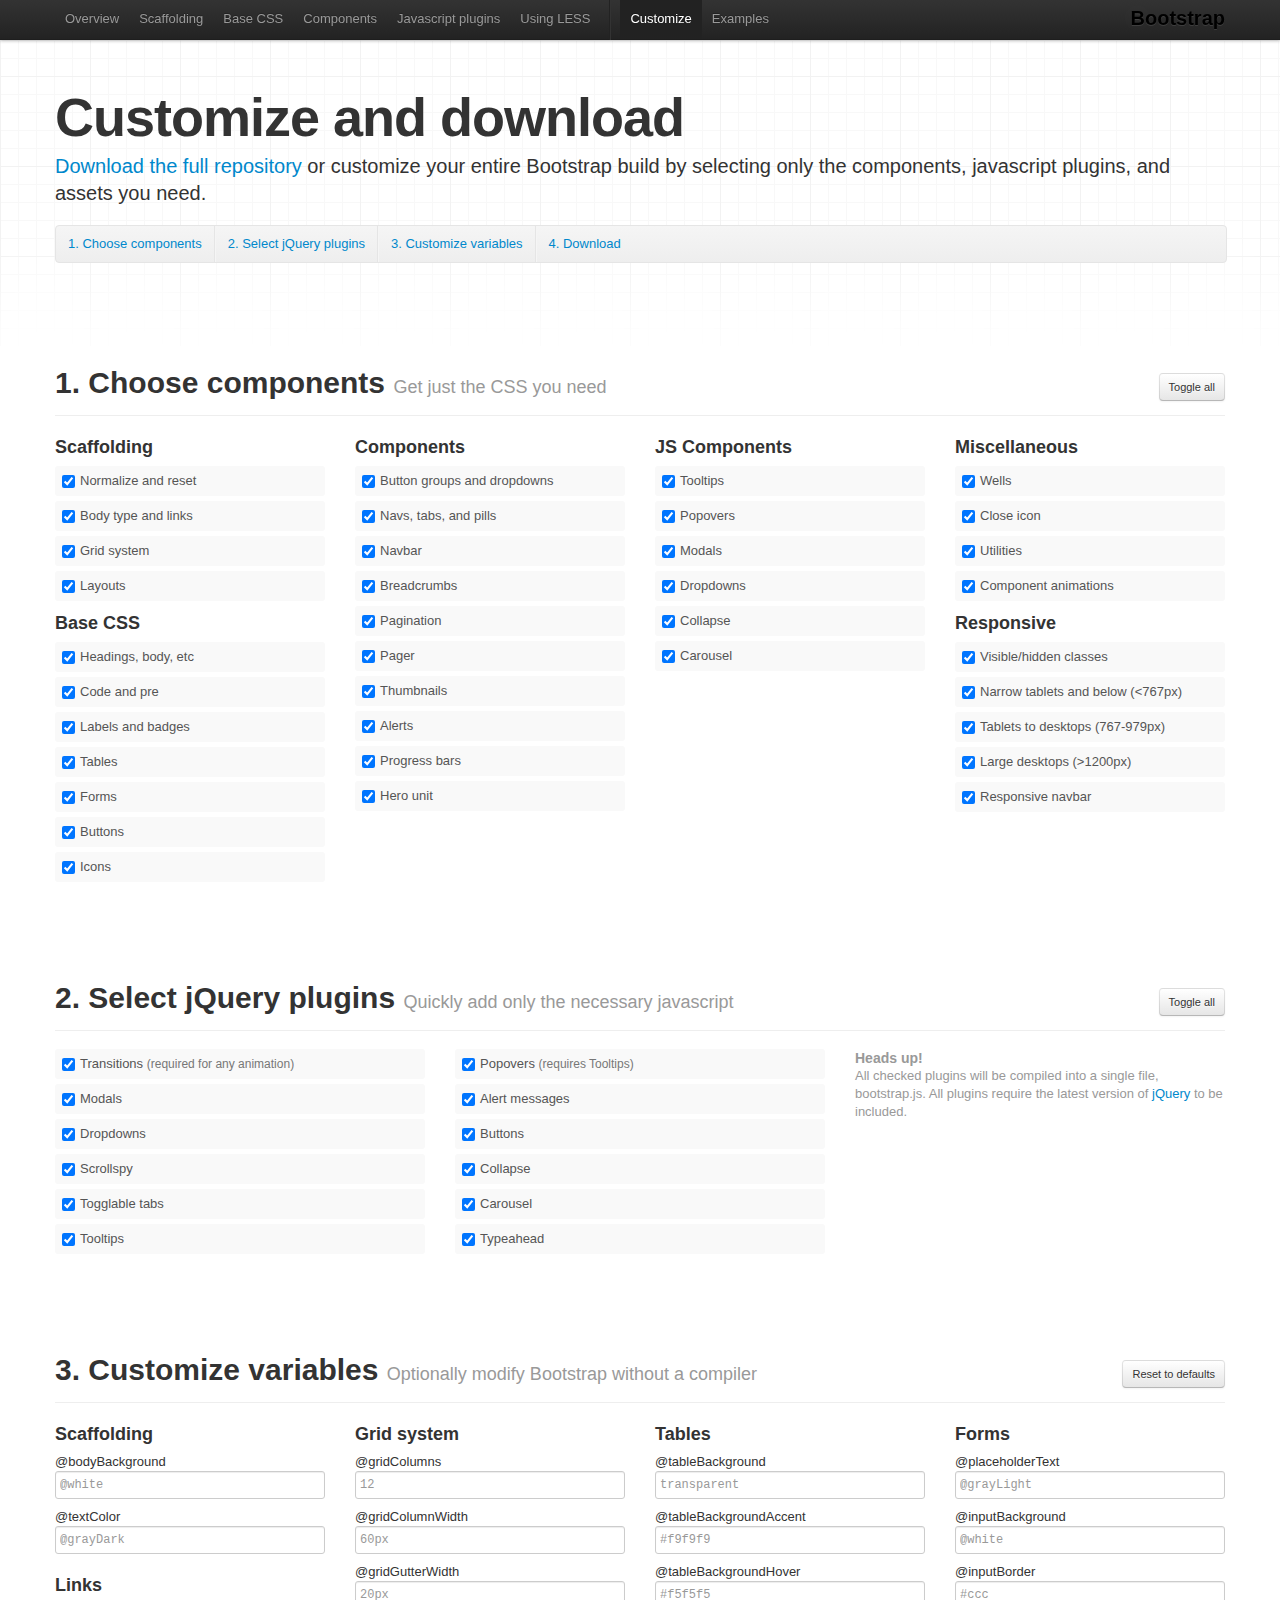
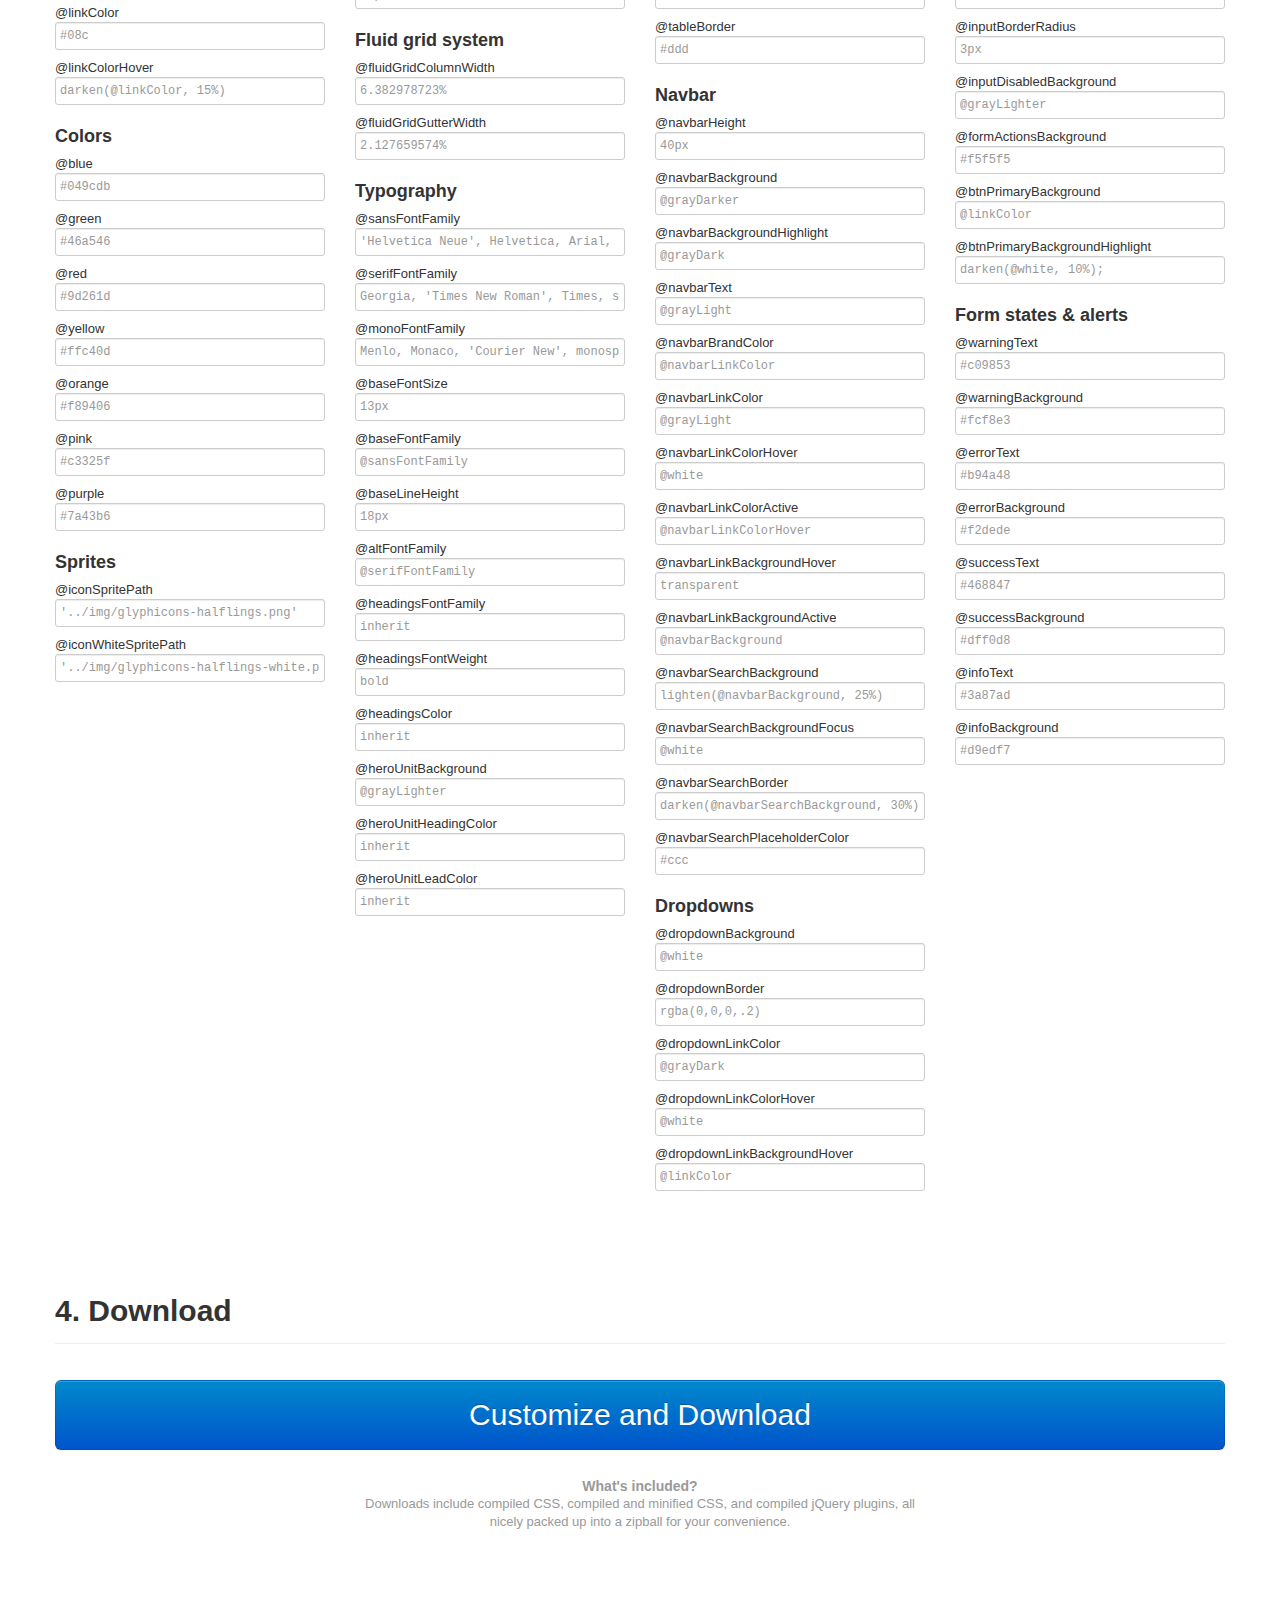
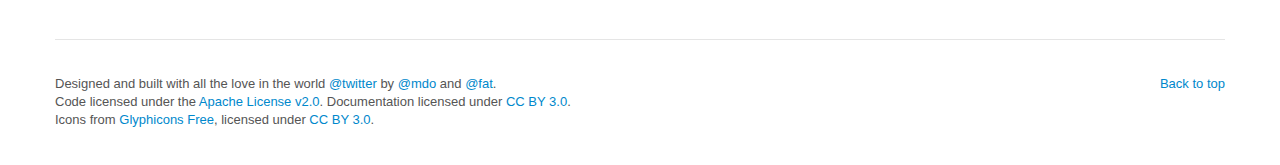
<file: twitter-bootstrap/docs/download.html>
<!DOCTYPE html>
<html lang="en">
  <head>
    <meta charset="utf-8">
    <title>Download · Twitter Bootstrap</title>
    <meta name="viewport" content="width=device-width, initial-scale=1.0">
    <meta name="description" content="">
    <meta name="author" content="">

    <!-- Le styles -->
    <link href="assets/css/bootstrap.css" rel="stylesheet">
    <link href="assets/css/bootstrap-responsive.css" rel="stylesheet">
    <link href="assets/css/docs.css" rel="stylesheet">
    <link href="assets/js/google-code-prettify/prettify.css" rel="stylesheet">

    <!-- Le HTML5 shim, for IE6-8 support of HTML5 elements -->
    <!--[if lt IE 9]>
      <script src="http://html5shim.googlecode.com/svn/trunk/html5.js"></script>
    <![endif]-->

    <!-- Le fav and touch icons -->
    <link rel="shortcut icon" href="assets/ico/favicon.ico">
    <link rel="apple-touch-icon-precomposed" sizes="144x144" href="assets/ico/apple-touch-icon-144-precomposed.png">
    <link rel="apple-touch-icon-precomposed" sizes="114x114" href="assets/ico/apple-touch-icon-114-precomposed.png">
    <link rel="apple-touch-icon-precomposed" sizes="72x72" href="assets/ico/apple-touch-icon-72-precomposed.png">
    <link rel="apple-touch-icon-precomposed" href="assets/ico/apple-touch-icon-57-precomposed.png">

  </head>

  <body data-spy="scroll" data-target=".subnav" data-offset="50">


  <!-- Navbar
    ================================================== -->
    <div class="navbar navbar-fixed-top">
      <div class="navbar-inner">
        <div class="container">
          <button type="button"class="btn btn-navbar" data-toggle="collapse" data-target=".nav-collapse">
            <span class="icon-bar"></span>
            <span class="icon-bar"></span>
            <span class="icon-bar"></span>
          </button>
          <a class="brand" href="./index.html">Bootstrap</a>
          <div class="nav-collapse collapse">
            <ul class="nav">
              <li class="">
                <a href="./index.html">Overview</a>
              </li>
              <li class="">
                <a href="./scaffolding.html">Scaffolding</a>
              </li>
              <li class="">
                <a href="./base-css.html">Base CSS</a>
              </li>
              <li class="">
                <a href="./components.html">Components</a>
              </li>
              <li class="">
                <a href="./javascript.html">Javascript plugins</a>
              </li>
              <li class="">
                <a href="./less.html">Using LESS</a>
              </li>
              <li class="divider-vertical"></li>
              <li class="active">
                <a href="./download.html">Customize</a>
              </li>
              <li class="">
                <a href="./examples.html">Examples</a>
              </li>
            </ul>
          </div>
        </div>
      </div>
    </div>

    <div class="container">

<!-- Masthead
================================================== -->
<header class="jumbotron subhead" id="overview">
  <h1>Customize and download</h1>
  <p class="lead"><a href="https://github.com/twitter/bootstrap/zipball/master">Download the full repository</a> or customize your entire Bootstrap build by selecting only the components, javascript plugins, and assets you need.</p>
  <div class="subnav">
    <ul class="nav nav-pills">
      <li><a href="#components">1. Choose components</a></li>
      <li><a href="#plugins">2. Select jQuery plugins</a></li>
      <li><a href="#variables">3. Customize variables</a></li>
      <li><a href="#download">4. Download</a></li>
    </ul>
  </div>
</header>

<section class="download" id="components">
  <div class="page-header">
    <a class="btn btn-small pull-right toggle-all" href="#">Toggle all</a>
    <h1>
      1. Choose components
      <small>Get just the CSS you need</small>
    </h1>
  </div>
  <div class="row download-builder">
    <div class="span3">
      <h3>Scaffolding</h3>
      <label class="checkbox"><input checked="checked" type="checkbox" value="reset.less"> Normalize and reset</label>
      <label class="checkbox"><input checked="checked" type="checkbox" value="scaffolding.less"> Body type and links</label>
      <label class="checkbox"><input checked="checked" type="checkbox" value="grid.less"> Grid system</label>
      <label class="checkbox"><input checked="checked" type="checkbox" value="layouts.less"> Layouts</label>
      <h3>Base CSS</h3>
      <label class="checkbox"><input checked="checked" type="checkbox" value="type.less"> Headings, body, etc</label>
      <label class="checkbox"><input checked="checked" type="checkbox" value="code.less"> Code and pre</label>
      <label class="checkbox"><input checked="checked" type="checkbox" value="labels-badges.less"> Labels and badges</label>
      <label class="checkbox"><input checked="checked" type="checkbox" value="tables.less"> Tables</label>
      <label class="checkbox"><input checked="checked" type="checkbox" value="forms.less"> Forms</label>
      <label class="checkbox"><input checked="checked" type="checkbox" value="buttons.less"> Buttons</label>
      <label class="checkbox"><input checked="checked" type="checkbox" value="sprites.less"> Icons</label>
    </div><!-- /span -->
    <div class="span3">
      <h3>Components</h3>
      <label class="checkbox"><input checked="checked" type="checkbox" value="button-groups.less"> Button groups and dropdowns</label>
      <label class="checkbox"><input checked="checked" type="checkbox" value="navs.less"> Navs, tabs, and pills</label>
      <label class="checkbox"><input checked="checked" type="checkbox" value="navbar.less"> Navbar</label>
      <label class="checkbox"><input checked="checked" type="checkbox" value="breadcrumbs.less"> Breadcrumbs</label>
      <label class="checkbox"><input checked="checked" type="checkbox" value="pagination.less"> Pagination</label>
      <label class="checkbox"><input checked="checked" type="checkbox" value="pager.less"> Pager</label>
      <label class="checkbox"><input checked="checked" type="checkbox" value="thumbnails.less"> Thumbnails</label>
      <label class="checkbox"><input checked="checked" type="checkbox" value="alerts.less"> Alerts</label>
      <label class="checkbox"><input checked="checked" type="checkbox" value="progress-bars.less"> Progress bars</label>
      <label class="checkbox"><input checked="checked" type="checkbox" value="hero-unit.less"> Hero unit</label>
    </div><!-- /span -->
    <div class="span3">
      <h3>JS Components</h3>
      <label class="checkbox"><input checked="checked" type="checkbox" value="tooltip.less"> Tooltips</label>
      <label class="checkbox"><input checked="checked" type="checkbox" value="popovers.less"> Popovers</label>
      <label class="checkbox"><input checked="checked" type="checkbox" value="modals.less"> Modals</label>
      <label class="checkbox"><input checked="checked" type="checkbox" value="dropdowns.less"> Dropdowns</label>
      <label class="checkbox"><input checked="checked" type="checkbox" value="accordion.less"> Collapse</label>
      <label class="checkbox"><input checked="checked" type="checkbox" value="carousel.less"> Carousel</label>
    </div><!-- /span -->
    <div class="span3">
      <h3>Miscellaneous</h3>
      <label class="checkbox"><input checked="checked" type="checkbox" value="wells.less"> Wells</label>
      <label class="checkbox"><input checked="checked" type="checkbox" value="close.less"> Close icon</label>
      <label class="checkbox"><input checked="checked" type="checkbox" value="utilities.less"> Utilities</label>
      <label class="checkbox"><input checked="checked" type="checkbox" value="component-animations.less"> Component animations</label>
      <h3>Responsive</h3>
      <label class="checkbox"><input checked="checked" type="checkbox" value="responsive-utilities.less"> Visible/hidden classes</label>
      <label class="checkbox"><input checked="checked" type="checkbox" value="responsive-767px-max.less"> Narrow tablets and below (<767px)</label>
      <label class="checkbox"><input checked="checked" type="checkbox" value="responsive-768px-979px.less"> Tablets to desktops (767-979px)</label>
      <label class="checkbox"><input checked="checked" type="checkbox" value="responsive-1200px-min.less"> Large desktops (>1200px)</label>
      <label class="checkbox"><input checked="checked" type="checkbox" value="responsive-navbar.less"> Responsive navbar</label>
    </div><!-- /span -->
  </div><!-- /row -->
</section>

<section class="download" id="plugins">
  <div class="page-header">
    <a class="btn btn-small pull-right toggle-all" href="#">Toggle all</a>
    <h1>
      2. Select jQuery plugins
      <small>Quickly add only the necessary javascript</small>
    </h1>
  </div>
  <div class="row download-builder">
    <div class="span4">
      <label class="checkbox">
        <input type="checkbox" checked="true" value="bootstrap-transition.js">
        Transitions <small>(required for any animation)</small>
      </label>
      <label class="checkbox">
        <input type="checkbox" checked="true" value="bootstrap-modal.js">
        Modals
      </label>
      <label class="checkbox">
        <input type="checkbox" checked="true" value="bootstrap-dropdown.js">
        Dropdowns
      </label>
      <label class="checkbox">
        <input type="checkbox" checked="true" value="bootstrap-scrollspy.js">
        Scrollspy
      </label>
      <label class="checkbox">
        <input type="checkbox" checked="true" value="bootstrap-tab.js">
        Togglable tabs
      </label>
      <label class="checkbox">
        <input type="checkbox" checked="true" value="bootstrap-tooltip.js">
        Tooltips
      </label>
    </div><!-- /span -->
    <div class="span4">
      <label class="checkbox">
        <input type="checkbox" checked="true" value="bootstrap-popover.js">
        Popovers <small>(requires Tooltips)</small>
      </label>
      <label class="checkbox">
        <input type="checkbox" checked="true" value="bootstrap-alert.js">
        Alert messages
      </label>
      <label class="checkbox">
        <input type="checkbox" checked="true" value="bootstrap-button.js">
        Buttons
      </label>
      <label class="checkbox">
        <input type="checkbox" checked="true" value="bootstrap-collapse.js">
        Collapse
      </label>
      <label class="checkbox">
        <input type="checkbox" checked="true" value="bootstrap-carousel.js">
        Carousel
      </label>
      <label class="checkbox">
        <input type="checkbox" checked="true" value="bootstrap-typeahead.js">
        Typeahead
      </label>
    </div><!-- /span -->
    <div class="span4">
      <h4 class="muted">Heads up!</h4>
      <p class="muted">All checked plugins will be compiled into a single file, bootstrap.js. All plugins require the latest version of <a href="http://jquery.com/" target="_blank">jQuery</a> to be included.</p>
    </div><!-- /span -->
  </div><!-- /row -->
</section>


<section class="download" id="variables">
  <div class="page-header">
    <a class="btn btn-small pull-right toggle-all" href="#">Reset to defaults</a>
    <h1>
      3. Customize variables
      <small>Optionally modify Bootstrap without a compiler</small>
    </h1>
  </div>
  <div class="row download-builder">
    <div class="span3">
      <h3>Scaffolding</h3>
      <label>@bodyBackground</label>
      <input type="text" class="span3" placeholder="@white">
      <label>@textColor</label>
      <input type="text" class="span3" placeholder="@grayDark">

      <h3>Links</h3>
      <label>@linkColor</label>
      <input type="text" class="span3" placeholder="#08c">
      <label>@linkColorHover</label>
      <input type="text" class="span3" placeholder="darken(@linkColor, 15%)">
      <h3>Colors</h3>
      <label>@blue</label>
      <input type="text" class="span3" placeholder="#049cdb">
      <label>@green</label>
      <input type="text" class="span3" placeholder="#46a546">
      <label>@red</label>
      <input type="text" class="span3" placeholder="#9d261d">
      <label>@yellow</label>
      <input type="text" class="span3" placeholder="#ffc40d">
      <label>@orange</label>
      <input type="text" class="span3" placeholder="#f89406">
      <label>@pink</label>
      <input type="text" class="span3" placeholder="#c3325f">
      <label>@purple</label>
      <input type="text" class="span3" placeholder="#7a43b6">

      <h3>Sprites</h3>
      <label>@iconSpritePath</label>
      <input type="text" class="span3" placeholder="'../img/glyphicons-halflings.png'">
      <label>@iconWhiteSpritePath</label>
      <input type="text" class="span3" placeholder="'../img/glyphicons-halflings-white.png'">

    </div><!-- /span -->
    <div class="span3">
      <h3>Grid system</h3>
      <label>@gridColumns</label>
      <input type="text" class="span3" placeholder="12">
      <label>@gridColumnWidth</label>
      <input type="text" class="span3" placeholder="60px">
      <label>@gridGutterWidth</label>
      <input type="text" class="span3" placeholder="20px">
      <h3>Fluid grid system</h3>
      <label>@fluidGridColumnWidth</label>
      <input type="text" class="span3" placeholder="6.382978723%">
      <label>@fluidGridGutterWidth</label>
      <input type="text" class="span3" placeholder="2.127659574%">

      <h3>Typography</h3>
      <label>@sansFontFamily</label>
      <input type="text" class="span3" placeholder="'Helvetica Neue', Helvetica, Arial, sans-serif">
      <label>@serifFontFamily</label>
      <input type="text" class="span3" placeholder="Georgia, 'Times New Roman', Times, serif">
      <label>@monoFontFamily</label>
      <input type="text" class="span3" placeholder="Menlo, Monaco, 'Courier New', monospace">
      <label>@baseFontSize</label>
      <input type="text" class="span3" placeholder="13px">
      <label>@baseFontFamily</label>
      <input type="text" class="span3" placeholder="@sansFontFamily">
      <label>@baseLineHeight</label>
      <input type="text" class="span3" placeholder="18px">
      <label>@altFontFamily</label>
      <input type="text" class="span3" placeholder="@serifFontFamily">
      <label>@headingsFontFamily</label>
      <input type="text" class="span3" placeholder="inherit">
      <label>@headingsFontWeight</label>
      <input type="text" class="span3" placeholder="bold">
      <label>@headingsColor</label>
      <input type="text" class="span3" placeholder="inherit">
      <label>@heroUnitBackground</label>
      <input type="text" class="span3" placeholder="@grayLighter">
      <label>@heroUnitHeadingColor</label>
      <input type="text" class="span3" placeholder="inherit">
      <label>@heroUnitLeadColor</label>
      <input type="text" class="span3" placeholder="inherit">
    </div><!-- /span -->
    <div class="span3">
      <h3>Tables</h3>
      <label>@tableBackground</label>
      <input type="text" class="span3" placeholder="transparent">
      <label>@tableBackgroundAccent</label>
      <input type="text" class="span3" placeholder="#f9f9f9">
      <label>@tableBackgroundHover</label>
      <input type="text" class="span3" placeholder="#f5f5f5">
      <label>@tableBorder</label>
      <input type="text" class="span3" placeholder="#ddd">

      <h3>Navbar</h3>
      <label>@navbarHeight</label>
      <input type="text" class="span3" placeholder="40px">
      <label>@navbarBackground</label>
      <input type="text" class="span3" placeholder="@grayDarker">
      <label>@navbarBackgroundHighlight</label>
      <input type="text" class="span3" placeholder="@grayDark">
      <label>@navbarText</label>
      <input type="text" class="span3" placeholder="@grayLight">
      <label>@navbarBrandColor</label>
      <input type="text" class="span3" placeholder="@navbarLinkColor">
      <label>@navbarLinkColor</label>
      <input type="text" class="span3" placeholder="@grayLight">
      <label>@navbarLinkColorHover</label>
      <input type="text" class="span3" placeholder="@white">
      <label>@navbarLinkColorActive</label>
      <input type="text" class="span3" placeholder="@navbarLinkColorHover">
      <label>@navbarLinkBackgroundHover</label>
      <input type="text" class="span3" placeholder="transparent">
      <label>@navbarLinkBackgroundActive</label>
      <input type="text" class="span3" placeholder="@navbarBackground">
      <label>@navbarSearchBackground</label>
      <input type="text" class="span3" placeholder="lighten(@navbarBackground, 25%)">
      <label>@navbarSearchBackgroundFocus</label>
      <input type="text" class="span3" placeholder="@white">
      <label>@navbarSearchBorder</label>
      <input type="text" class="span3" placeholder="darken(@navbarSearchBackground, 30%)">
      <label>@navbarSearchPlaceholderColor</label>
      <input type="text" class="span3" placeholder="#ccc">

      <h3>Dropdowns</h3>
      <label>@dropdownBackground</label>
      <input type="text" class="span3" placeholder="@white">
      <label>@dropdownBorder</label>
      <input type="text" class="span3" placeholder="rgba(0,0,0,.2)">
      <label>@dropdownLinkColor</label>
      <input type="text" class="span3" placeholder="@grayDark">
      <label>@dropdownLinkColorHover</label>
      <input type="text" class="span3" placeholder="@white">
      <label>@dropdownLinkBackgroundHover</label>
      <input type="text" class="span3" placeholder="@linkColor">
    </div><!-- /span -->
    <div class="span3">
      <h3>Forms</h3>
      <label>@placeholderText</label>
      <input type="text" class="span3" placeholder="@grayLight">
      <label>@inputBackground</label>
      <input type="text" class="span3" placeholder="@white">
      <label>@inputBorder</label>
      <input type="text" class="span3" placeholder="#ccc">
      <label>@inputBorderRadius</label>
      <input type="text" class="span3" placeholder="3px">
      <label>@inputDisabledBackground</label>
      <input type="text" class="span3" placeholder="@grayLighter">
      <label>@formActionsBackground</label>
      <input type="text" class="span3" placeholder="#f5f5f5">

      <label>@btnPrimaryBackground</label>
      <input type="text" class="span3" placeholder="@linkColor">
      <label>@btnPrimaryBackgroundHighlight</label>
      <input type="text" class="span3" placeholder="darken(@white, 10%);">

      <h3>Form states &amp; alerts</h3>
      <label>@warningText</label>
      <input type="text" class="span3" placeholder="#c09853">
      <label>@warningBackground</label>
      <input type="text" class="span3" placeholder="#fcf8e3">
      <label>@errorText</label>
      <input type="text" class="span3" placeholder="#b94a48">
      <label>@errorBackground</label>
      <input type="text" class="span3" placeholder="#f2dede">
      <label>@successText</label>
      <input type="text" class="span3" placeholder="#468847">
      <label>@successBackground</label>
      <input type="text" class="span3" placeholder="#dff0d8">
      <label>@infoText</label>
      <input type="text" class="span3" placeholder="#3a87ad">
      <label>@infoBackground</label>
      <input type="text" class="span3" placeholder="#d9edf7">
    </div><!-- /span -->
  </div><!-- /row -->
</section>

<section class="download" id="download">
  <div class="page-header">
    <h1>
      4. Download
    </h1>
  </div>
  <div class="download-btn">
    <a class="btn btn-primary" href="#" >Customize and Download</a>
    <h4>What's included?</h4>
    <p>Downloads include compiled CSS, compiled and minified CSS, and compiled jQuery plugins, all nicely packed up into a zipball for your convenience.</p>
  </div>
</section><!-- /download -->


     <!-- Footer
      ================================================== -->
      <footer class="footer">
        <p class="pull-right"><a href="#">Back to top</a></p>
        <p>Designed and built with all the love in the world <a href="http://twitter.com/twitter" target="_blank">@twitter</a> by <a href="http://twitter.com/mdo" target="_blank">@mdo</a> and <a href="http://twitter.com/fat" target="_blank">@fat</a>.</p>
        <p>Code licensed under the <a href="http://www.apache.org/licenses/LICENSE-2.0" target="_blank">Apache License v2.0</a>. Documentation licensed under <a href="http://creativecommons.org/licenses/by/3.0/">CC BY 3.0</a>.</p>
        <p>Icons from <a href="http://glyphicons.com">Glyphicons Free</a>, licensed under <a href="http://creativecommons.org/licenses/by/3.0/">CC BY 3.0</a>.</p>
      </footer>

    </div><!-- /container -->



    <!-- Le javascript
    ================================================== -->
    <!-- Placed at the end of the document so the pages load faster -->
    <script type="text/javascript" src="http://platform.twitter.com/widgets.js"></script>
    <script src="assets/js/jquery.js"></script>
    <script src="assets/js/google-code-prettify/prettify.js"></script>
    <script src="assets/js/bootstrap-transition.js"></script>
    <script src="assets/js/bootstrap-alert.js"></script>
    <script src="assets/js/bootstrap-modal.js"></script>
    <script src="assets/js/bootstrap-dropdown.js"></script>
    <script src="assets/js/bootstrap-scrollspy.js"></script>
    <script src="assets/js/bootstrap-tab.js"></script>
    <script src="assets/js/bootstrap-tooltip.js"></script>
    <script src="assets/js/bootstrap-popover.js"></script>
    <script src="assets/js/bootstrap-button.js"></script>
    <script src="assets/js/bootstrap-collapse.js"></script>
    <script src="assets/js/bootstrap-carousel.js"></script>
    <script src="assets/js/bootstrap-typeahead.js"></script>
    <script src="assets/js/application.js"></script>


  </body>
</html>
</file>
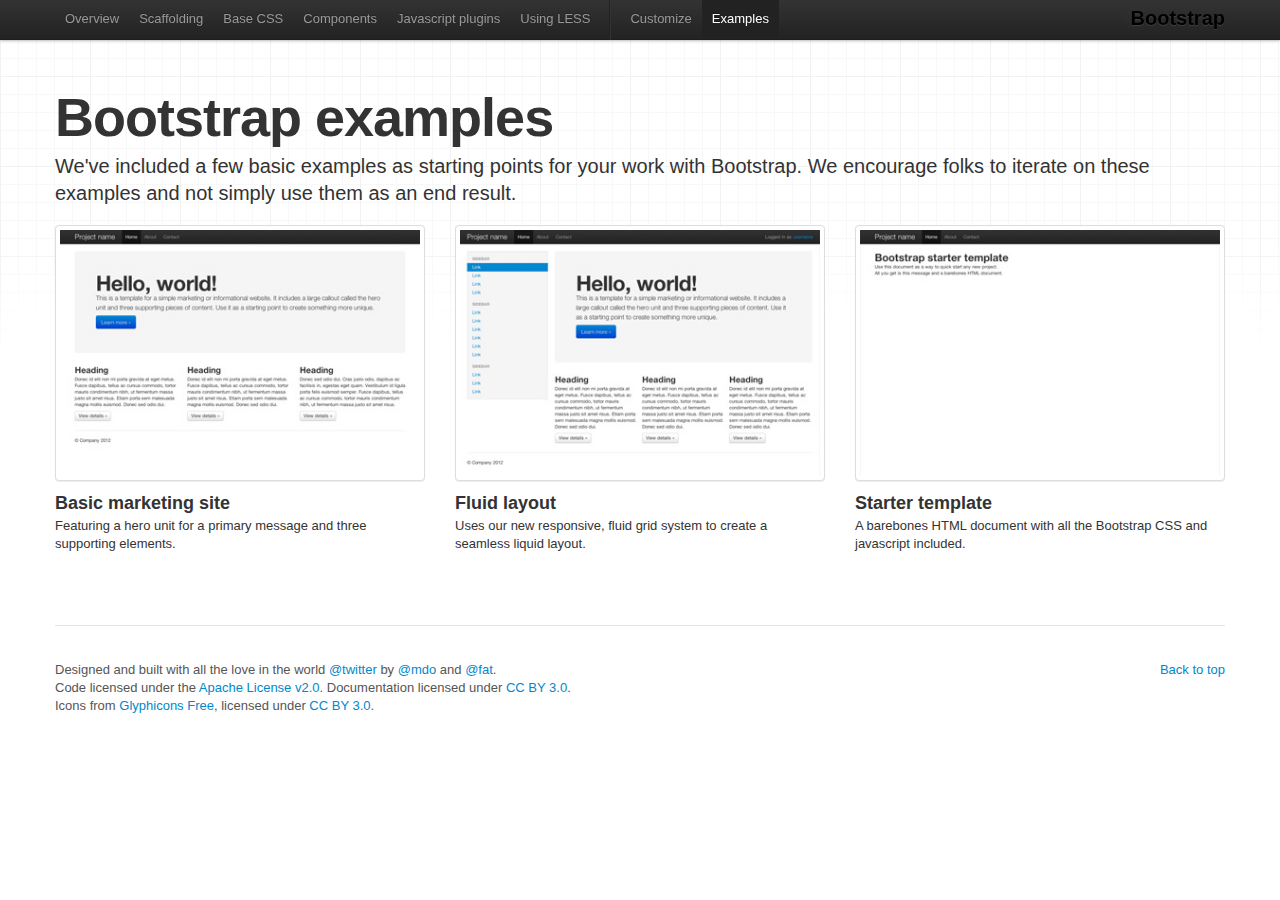
<file: twitter-bootstrap/docs/examples.html>
<!DOCTYPE html>
<html lang="en">
  <head>
    <meta charset="utf-8">
    <title>Examples · Twitter Bootstrap</title>
    <meta name="viewport" content="width=device-width, initial-scale=1.0">
    <meta name="description" content="">
    <meta name="author" content="">

    <!-- Le styles -->
    <link href="assets/css/bootstrap.css" rel="stylesheet">
    <link href="assets/css/bootstrap-responsive.css" rel="stylesheet">
    <link href="assets/css/docs.css" rel="stylesheet">
    <link href="assets/js/google-code-prettify/prettify.css" rel="stylesheet">

    <!-- Le HTML5 shim, for IE6-8 support of HTML5 elements -->
    <!--[if lt IE 9]>
      <script src="http://html5shim.googlecode.com/svn/trunk/html5.js"></script>
    <![endif]-->

    <!-- Le fav and touch icons -->
    <link rel="shortcut icon" href="assets/ico/favicon.ico">
    <link rel="apple-touch-icon-precomposed" sizes="144x144" href="assets/ico/apple-touch-icon-144-precomposed.png">
    <link rel="apple-touch-icon-precomposed" sizes="114x114" href="assets/ico/apple-touch-icon-114-precomposed.png">
    <link rel="apple-touch-icon-precomposed" sizes="72x72" href="assets/ico/apple-touch-icon-72-precomposed.png">
    <link rel="apple-touch-icon-precomposed" href="assets/ico/apple-touch-icon-57-precomposed.png">

  </head>

  <body data-spy="scroll" data-target=".subnav" data-offset="50">


  <!-- Navbar
    ================================================== -->
    <div class="navbar navbar-fixed-top">
      <div class="navbar-inner">
        <div class="container">
          <button type="button"class="btn btn-navbar" data-toggle="collapse" data-target=".nav-collapse">
            <span class="icon-bar"></span>
            <span class="icon-bar"></span>
            <span class="icon-bar"></span>
          </button>
          <a class="brand" href="./index.html">Bootstrap</a>
          <div class="nav-collapse collapse">
            <ul class="nav">
              <li class="">
                <a href="./index.html">Overview</a>
              </li>
              <li class="">
                <a href="./scaffolding.html">Scaffolding</a>
              </li>
              <li class="">
                <a href="./base-css.html">Base CSS</a>
              </li>
              <li class="">
                <a href="./components.html">Components</a>
              </li>
              <li class="">
                <a href="./javascript.html">Javascript plugins</a>
              </li>
              <li class="">
                <a href="./less.html">Using LESS</a>
              </li>
              <li class="divider-vertical"></li>
              <li class="">
                <a href="./download.html">Customize</a>
              </li>
              <li class="active">
                <a href="./examples.html">Examples</a>
              </li>
            </ul>
          </div>
        </div>
      </div>
    </div>

    <div class="container">

<!-- Masthead
================================================== -->
<header class="jumbotron subhead" id="overview">
  <h1>Bootstrap examples</h1>
  <p class="lead">We've included a few basic examples as starting points for your work with Bootstrap. We encourage folks to iterate on these examples and not simply use them as an end result.</p>
</header>


<ul class="thumbnails bootstrap-examples">
  <li class="span4">
    <a class="thumbnail" href="examples/hero.html">
      <img src="assets/img/examples/bootstrap-example-hero.jpg" alt="">
    </a>
    <h3>Basic marketing site</h3>
    <p>Featuring a hero unit for a primary message and three supporting elements.</p>
  </li>
  <li class="span4">
    <a class="thumbnail" href="examples/fluid.html">
      <img src="assets/img/examples/bootstrap-example-fluid.jpg" alt="">
    </a>
    <h3>Fluid layout</h3>
    <p>Uses our new responsive, fluid grid system to create a seamless liquid layout.</p>
  </li>
  <li class="span4">
    <a class="thumbnail" href="examples/starter-template.html">
      <img src="assets/img/examples/bootstrap-example-starter.jpg" alt="">
    </a>
    <h3>Starter template</h3>
    <p>A barebones HTML document with all the Bootstrap CSS and javascript included.</p>
  </li>
</ul>


     <!-- Footer
      ================================================== -->
      <footer class="footer">
        <p class="pull-right"><a href="#">Back to top</a></p>
        <p>Designed and built with all the love in the world <a href="http://twitter.com/twitter" target="_blank">@twitter</a> by <a href="http://twitter.com/mdo" target="_blank">@mdo</a> and <a href="http://twitter.com/fat" target="_blank">@fat</a>.</p>
        <p>Code licensed under the <a href="http://www.apache.org/licenses/LICENSE-2.0" target="_blank">Apache License v2.0</a>. Documentation licensed under <a href="http://creativecommons.org/licenses/by/3.0/">CC BY 3.0</a>.</p>
        <p>Icons from <a href="http://glyphicons.com">Glyphicons Free</a>, licensed under <a href="http://creativecommons.org/licenses/by/3.0/">CC BY 3.0</a>.</p>
      </footer>

    </div><!-- /container -->



    <!-- Le javascript
    ================================================== -->
    <!-- Placed at the end of the document so the pages load faster -->
    <script type="text/javascript" src="http://platform.twitter.com/widgets.js"></script>
    <script src="assets/js/jquery.js"></script>
    <script src="assets/js/google-code-prettify/prettify.js"></script>
    <script src="assets/js/bootstrap-transition.js"></script>
    <script src="assets/js/bootstrap-alert.js"></script>
    <script src="assets/js/bootstrap-modal.js"></script>
    <script src="assets/js/bootstrap-dropdown.js"></script>
    <script src="assets/js/bootstrap-scrollspy.js"></script>
    <script src="assets/js/bootstrap-tab.js"></script>
    <script src="assets/js/bootstrap-tooltip.js"></script>
    <script src="assets/js/bootstrap-popover.js"></script>
    <script src="assets/js/bootstrap-button.js"></script>
    <script src="assets/js/bootstrap-collapse.js"></script>
    <script src="assets/js/bootstrap-carousel.js"></script>
    <script src="assets/js/bootstrap-typeahead.js"></script>
    <script src="assets/js/application.js"></script>


  </body>
</html>
</file>
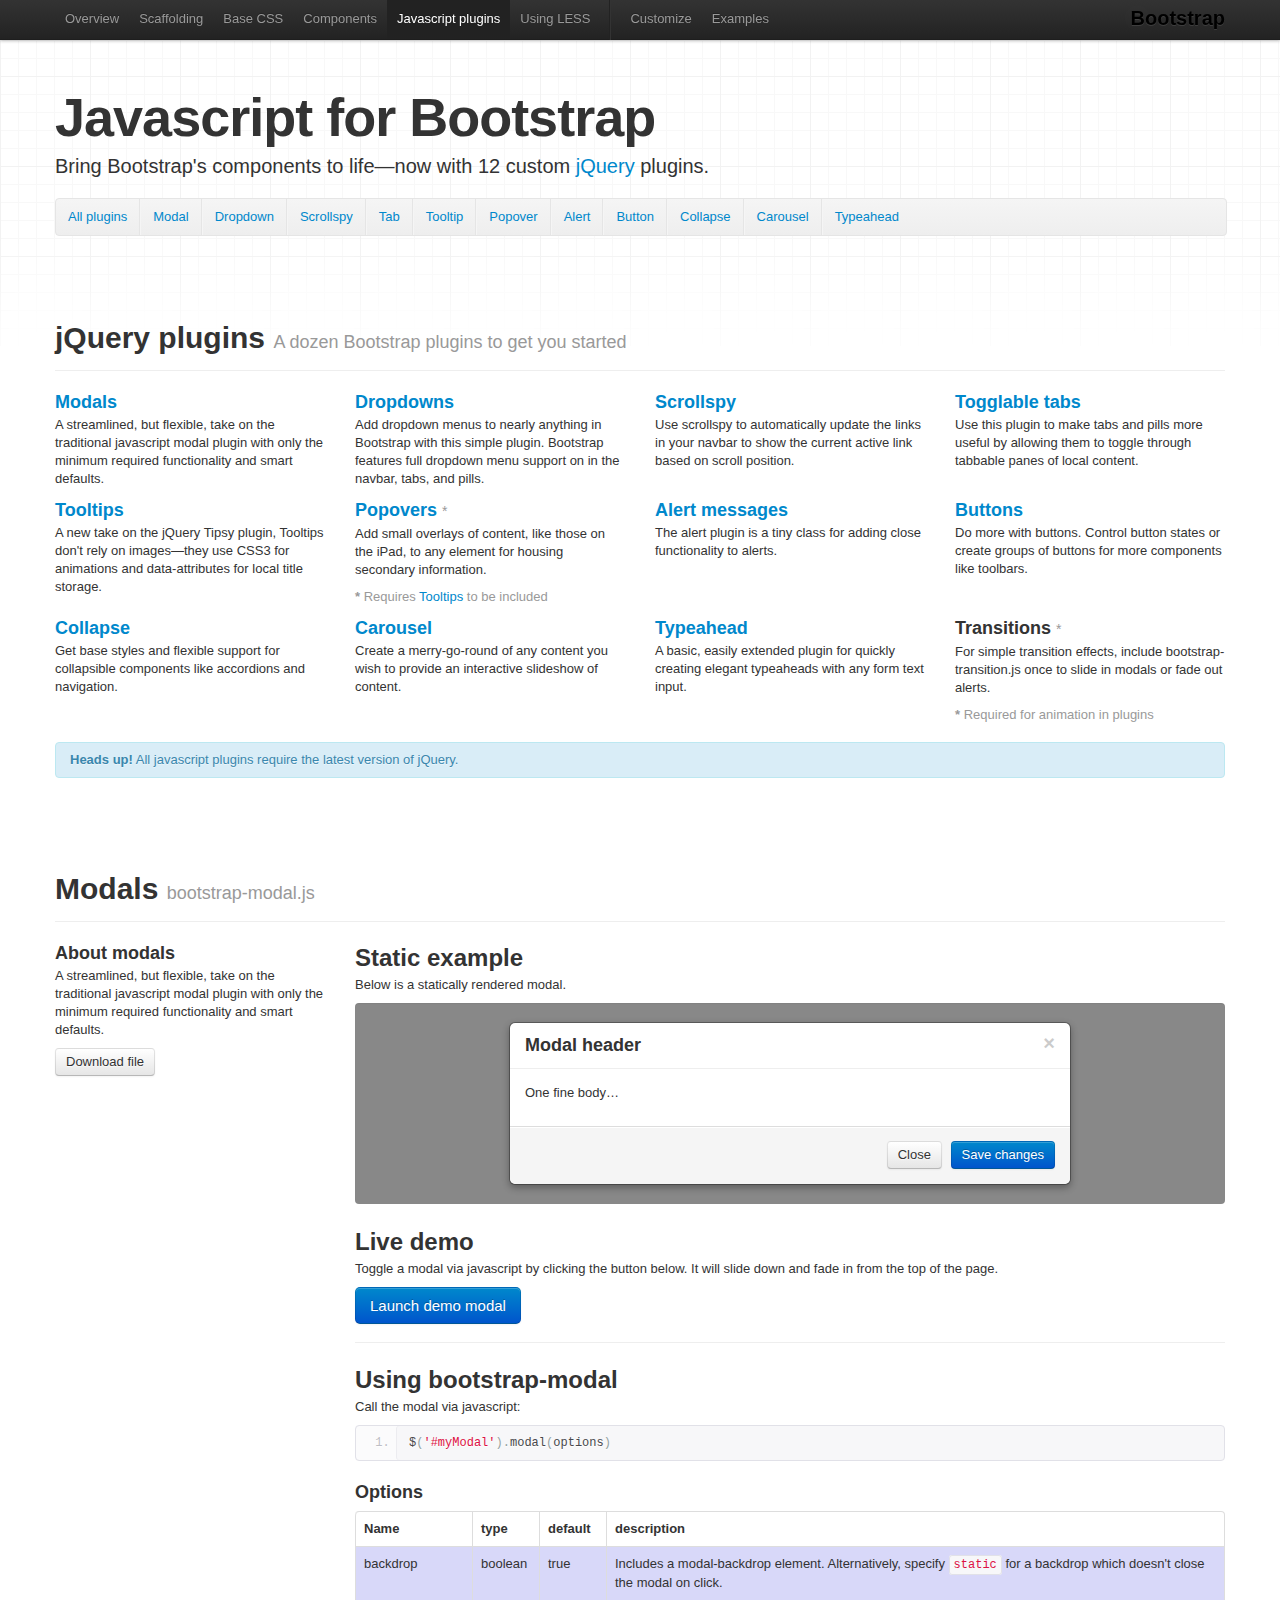
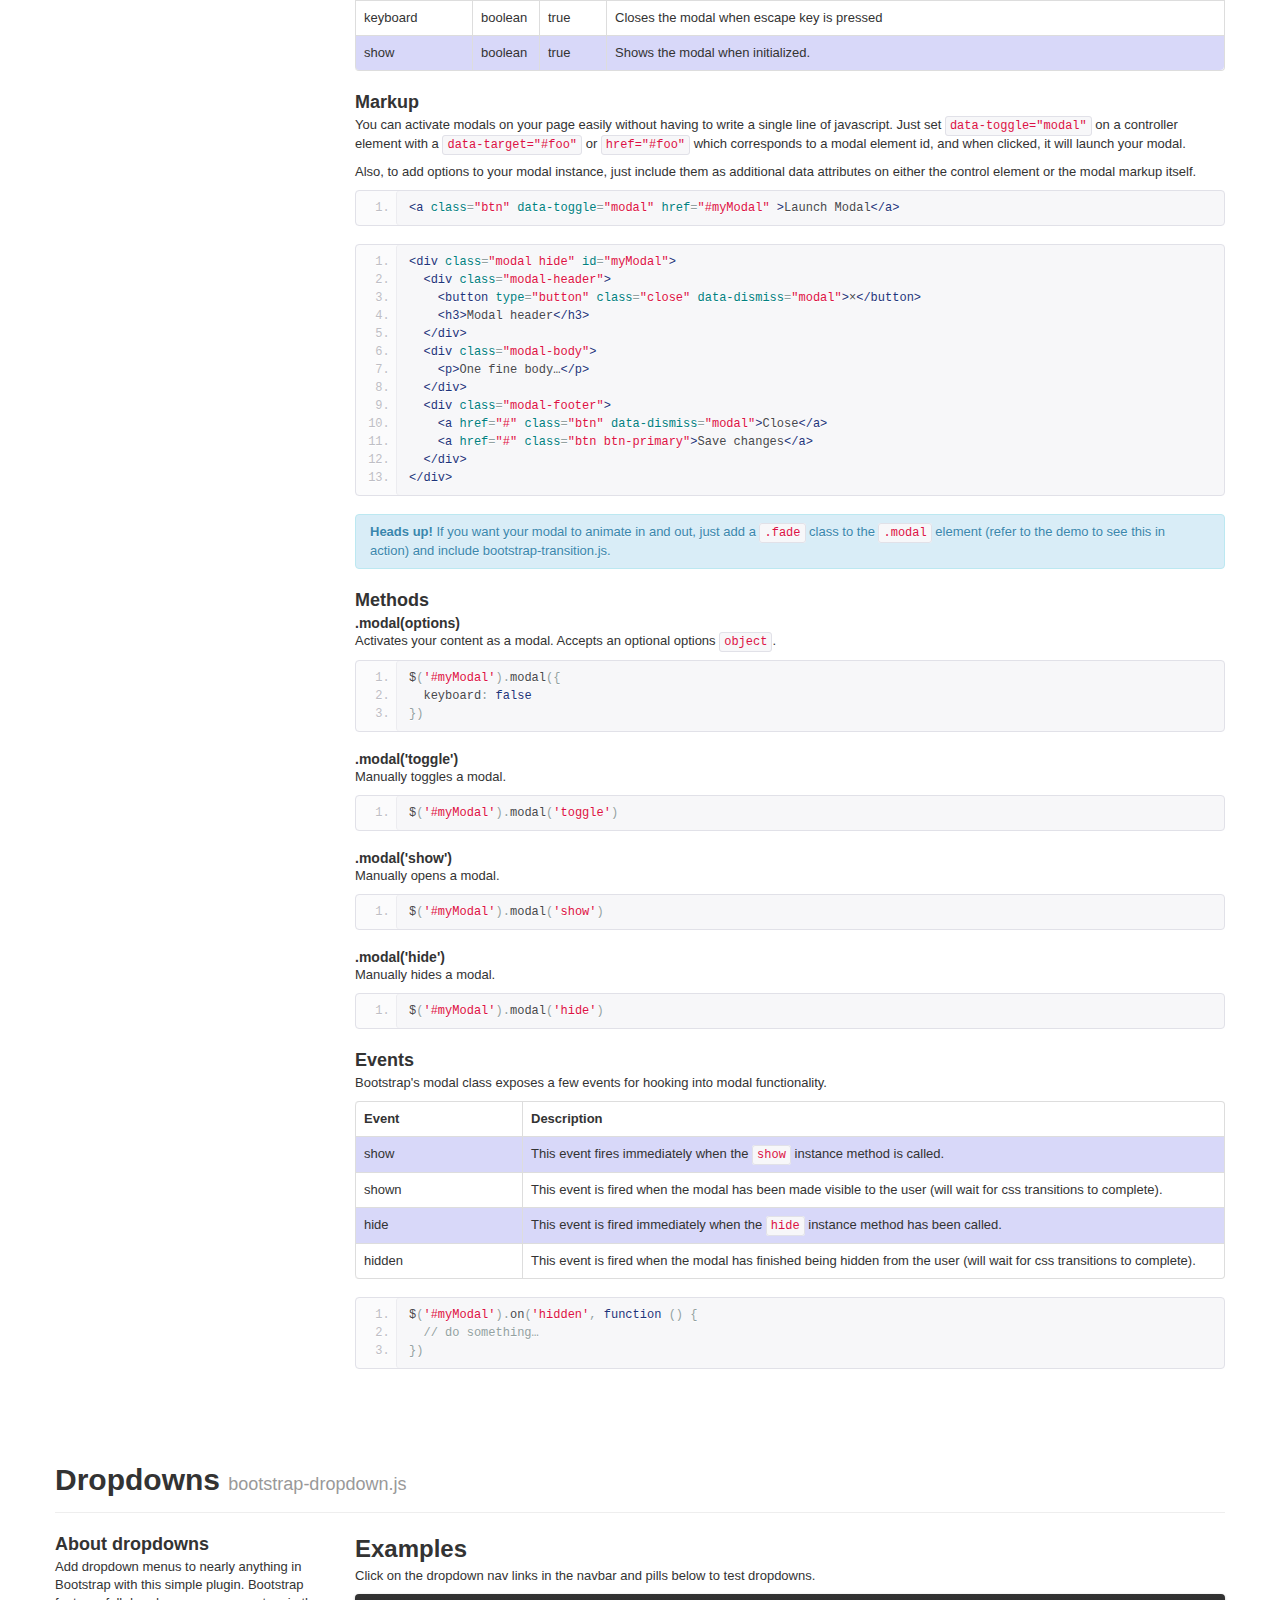
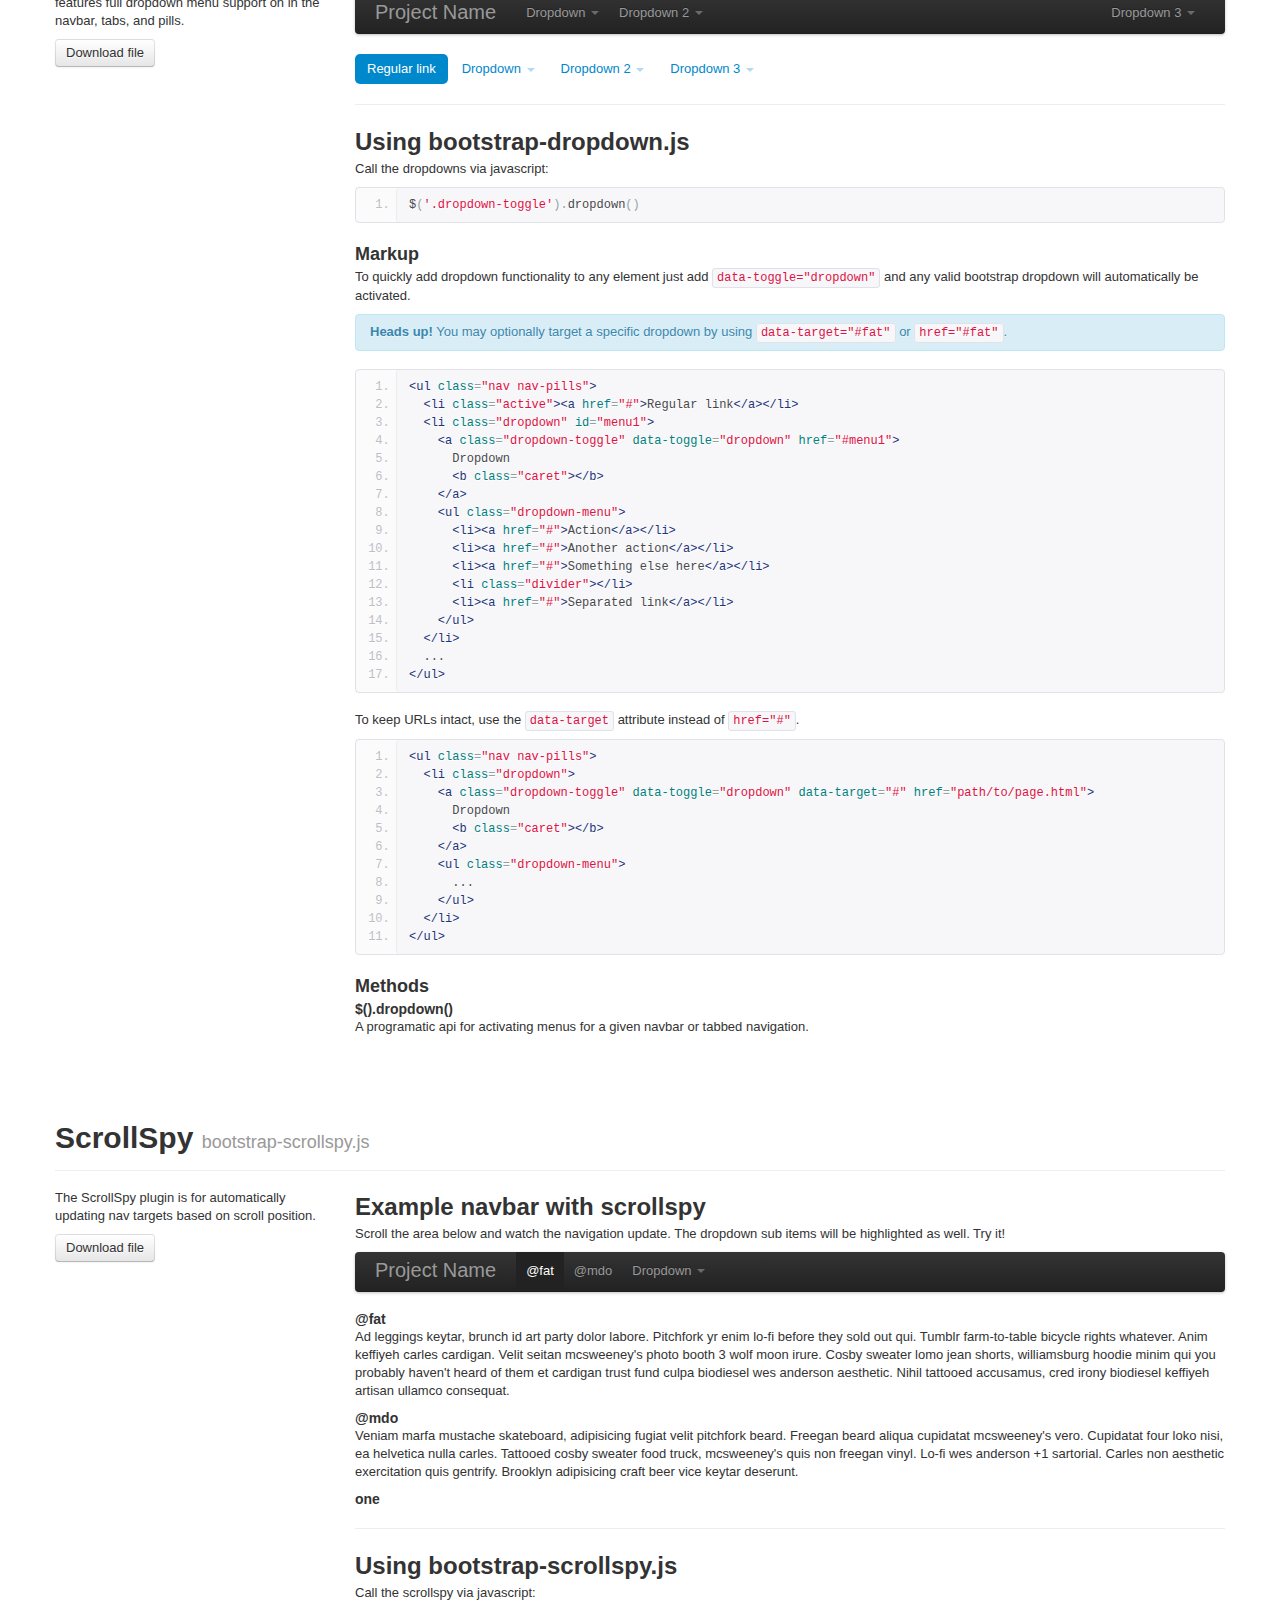
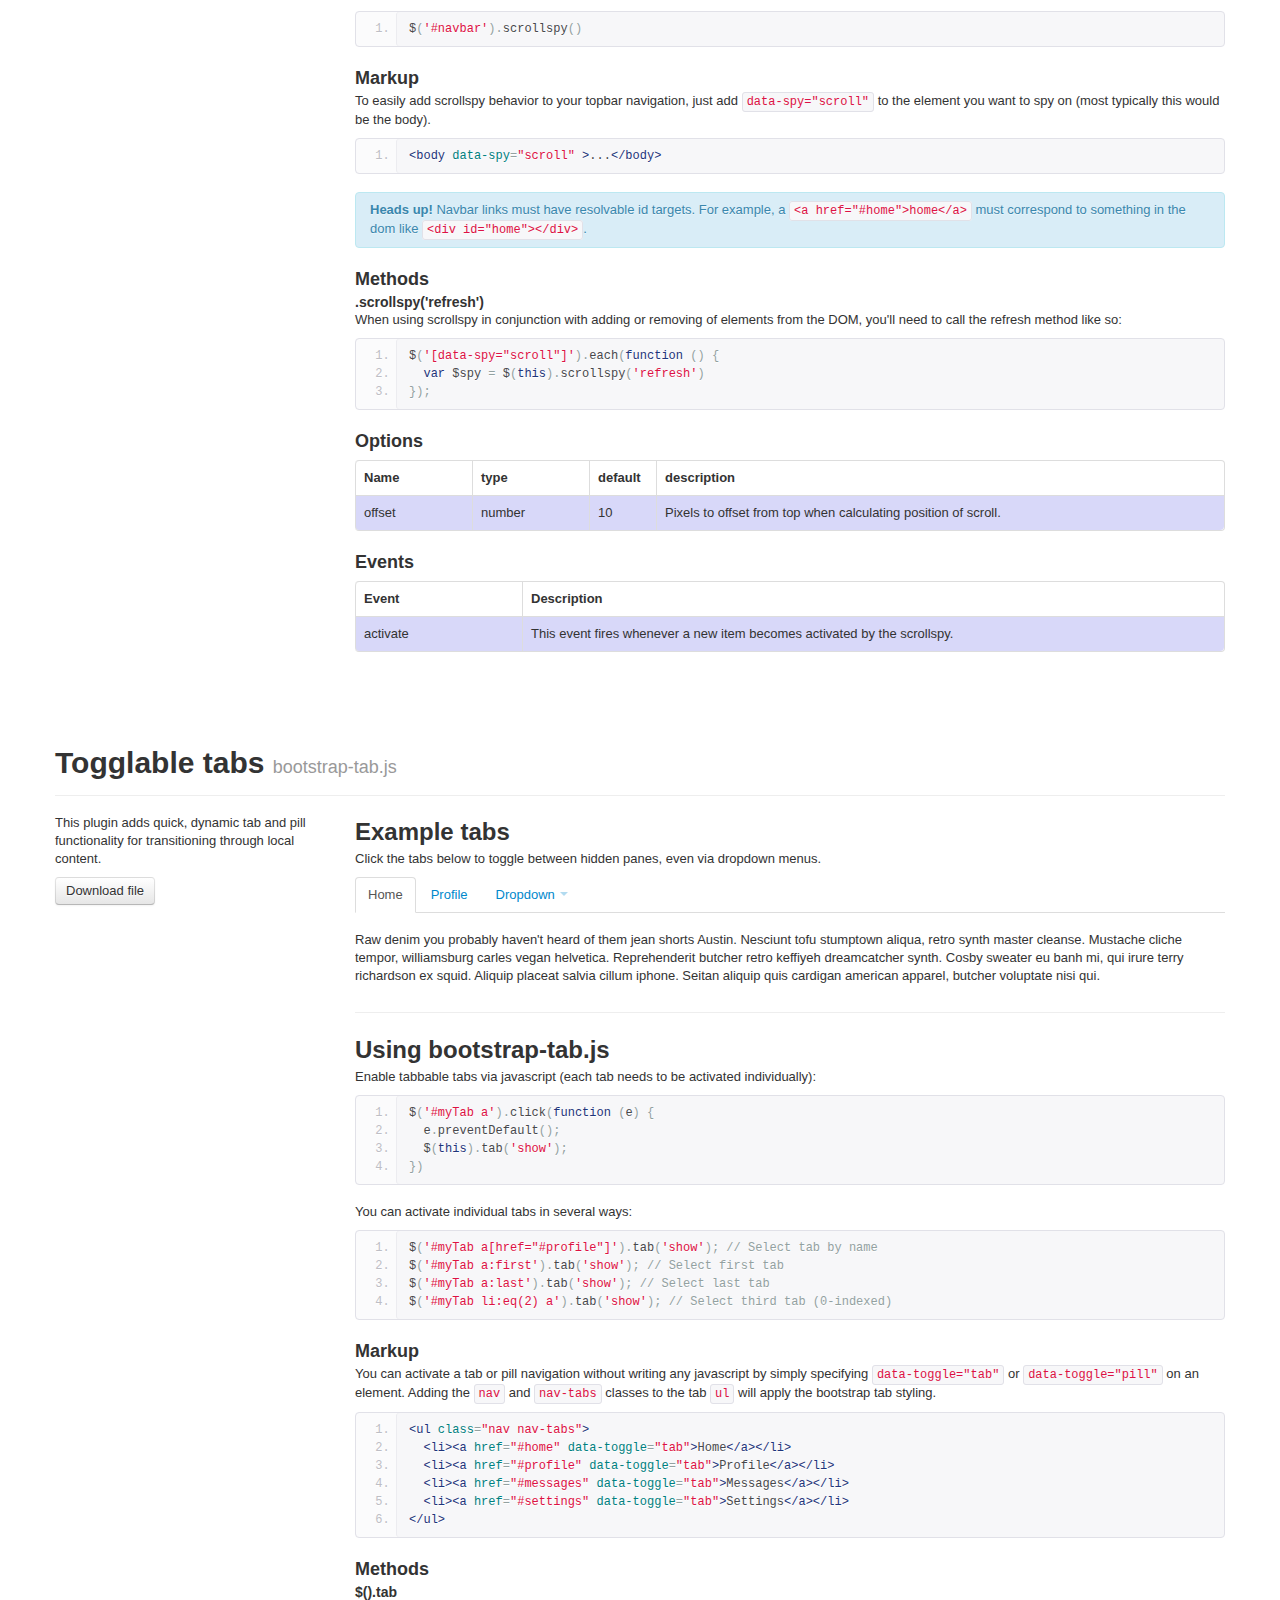
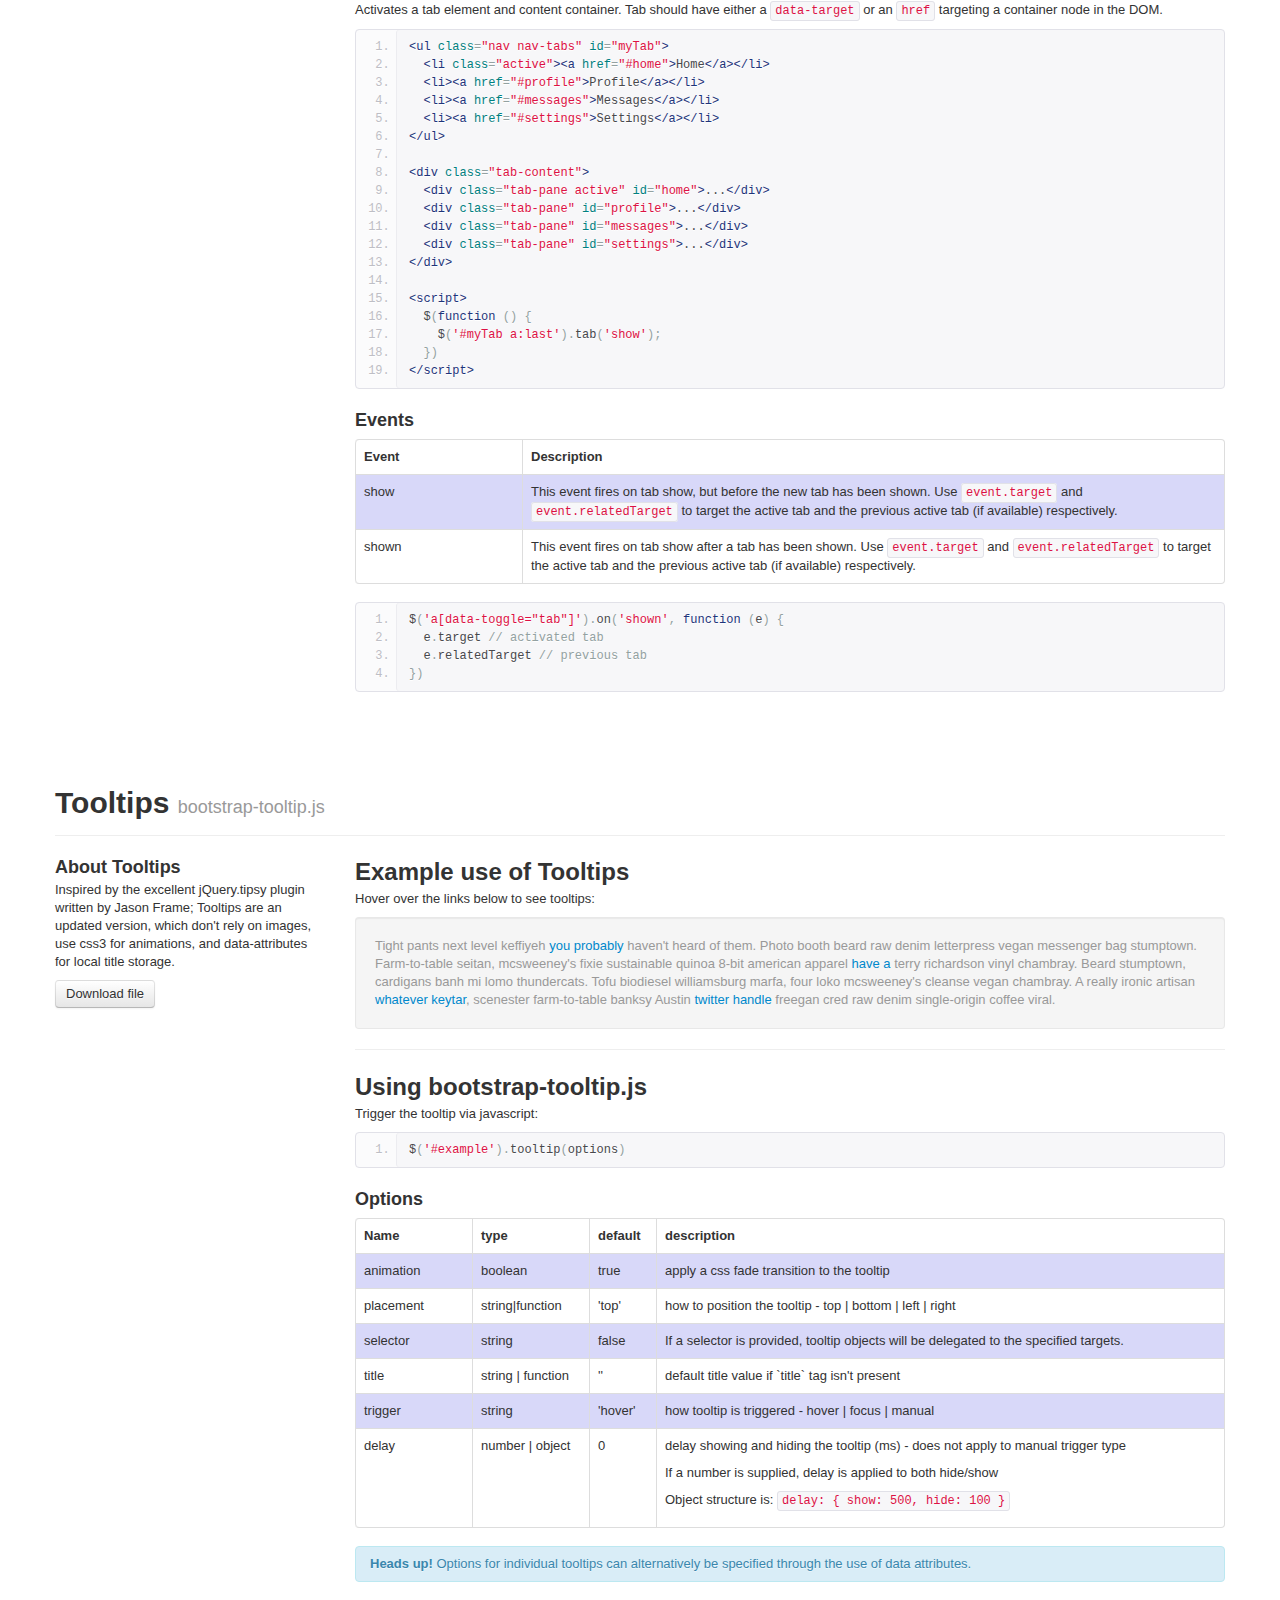
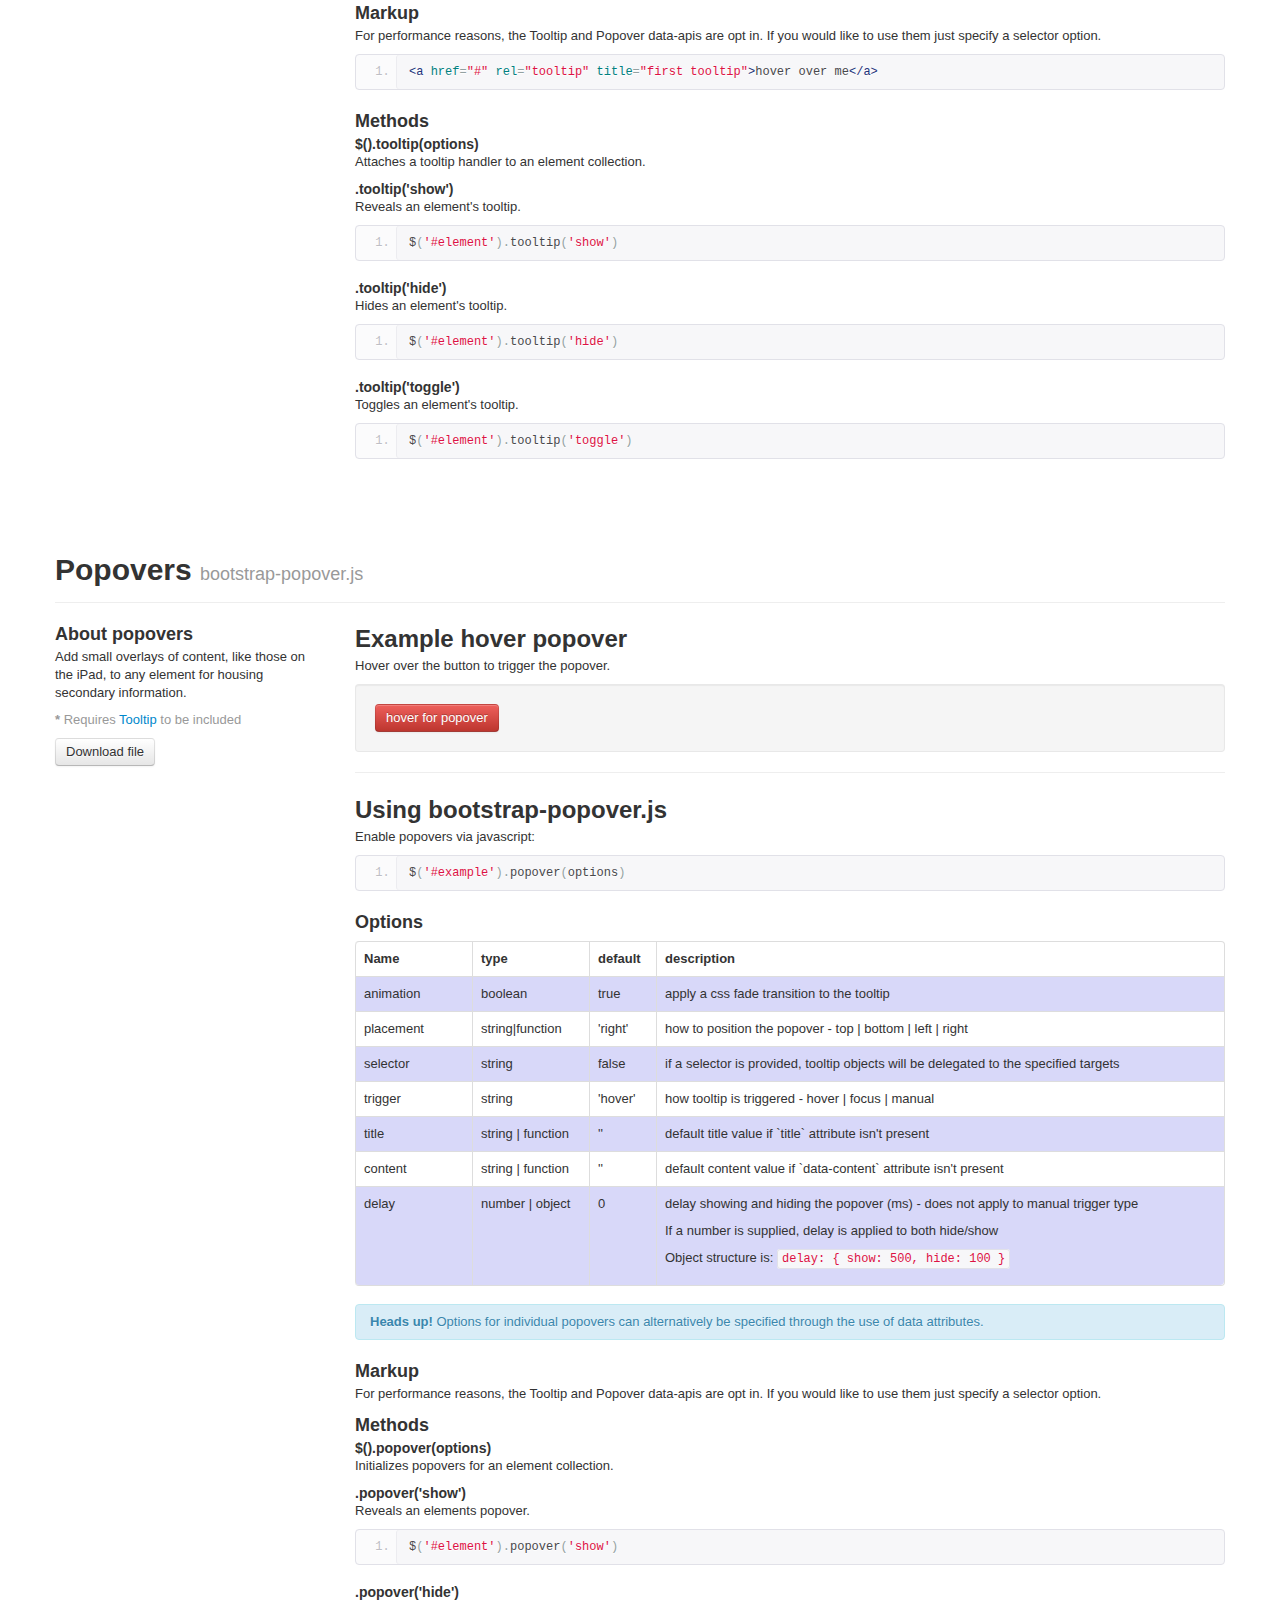
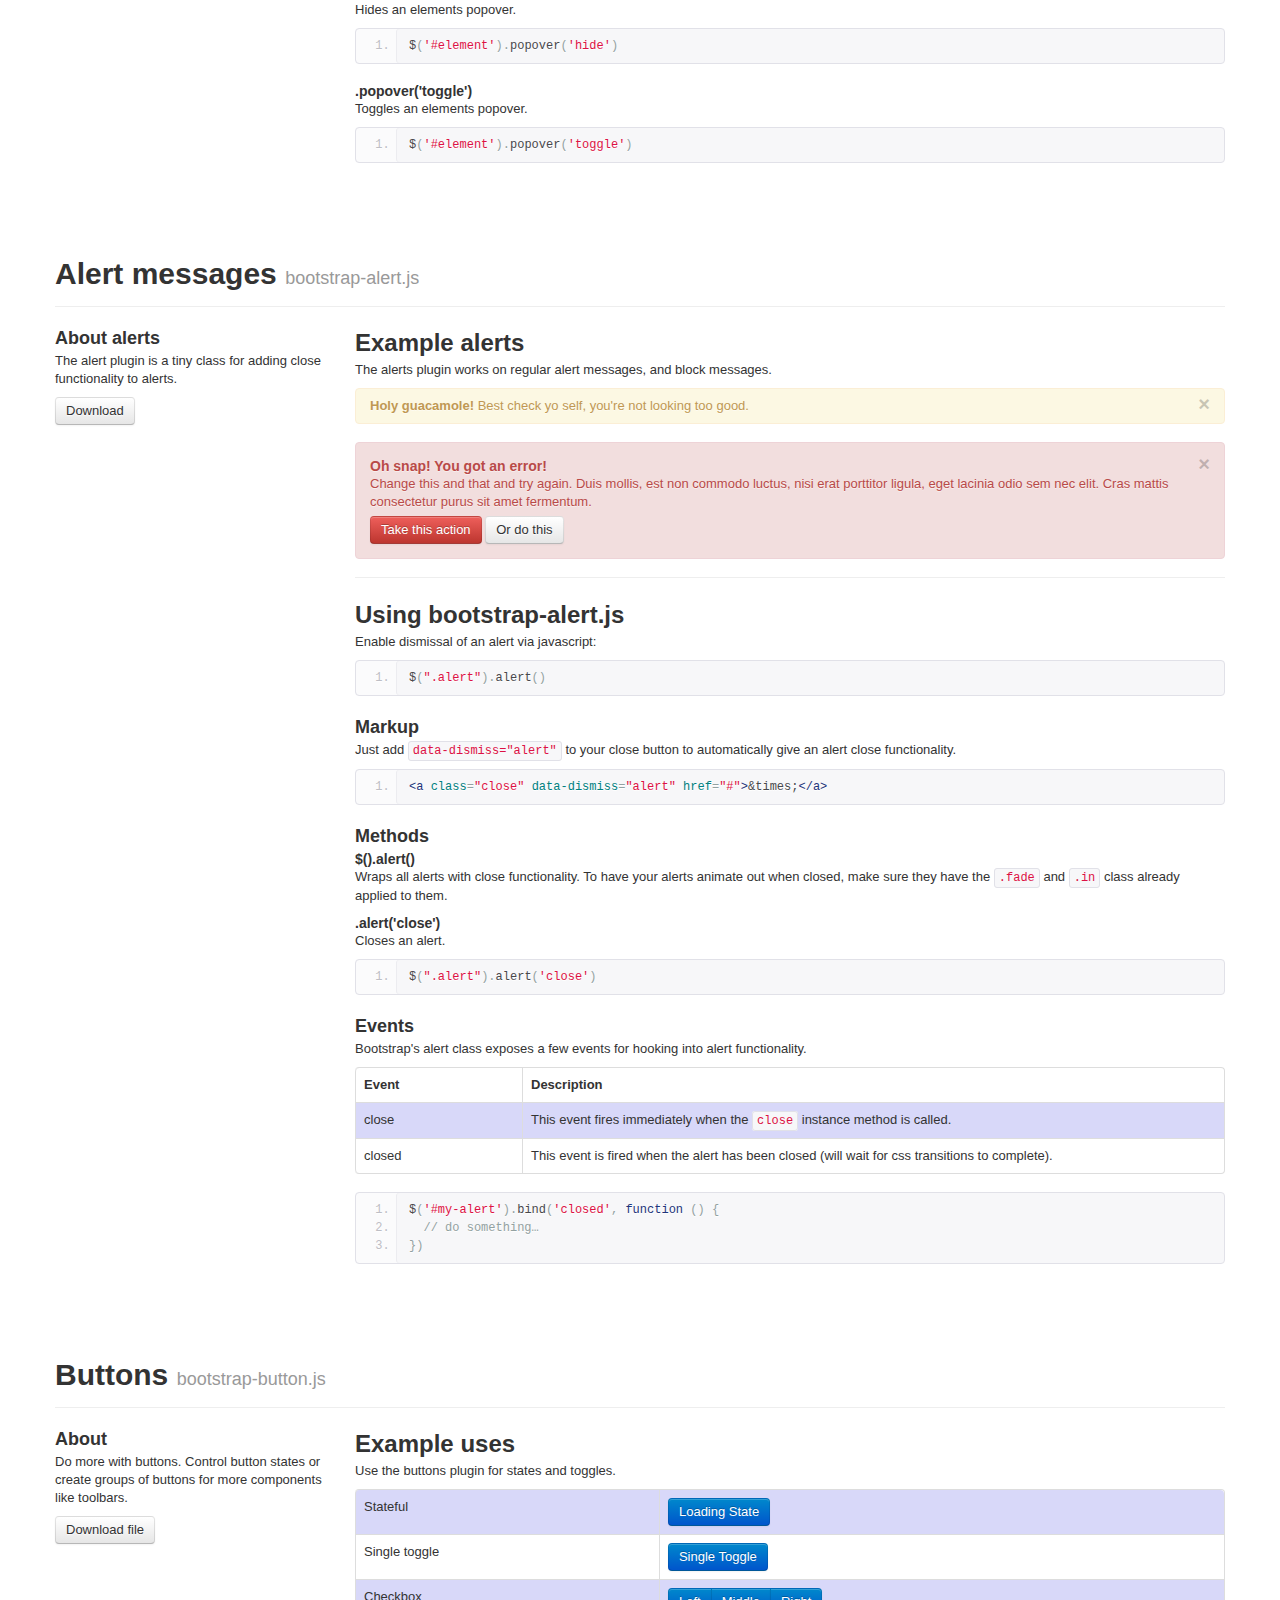
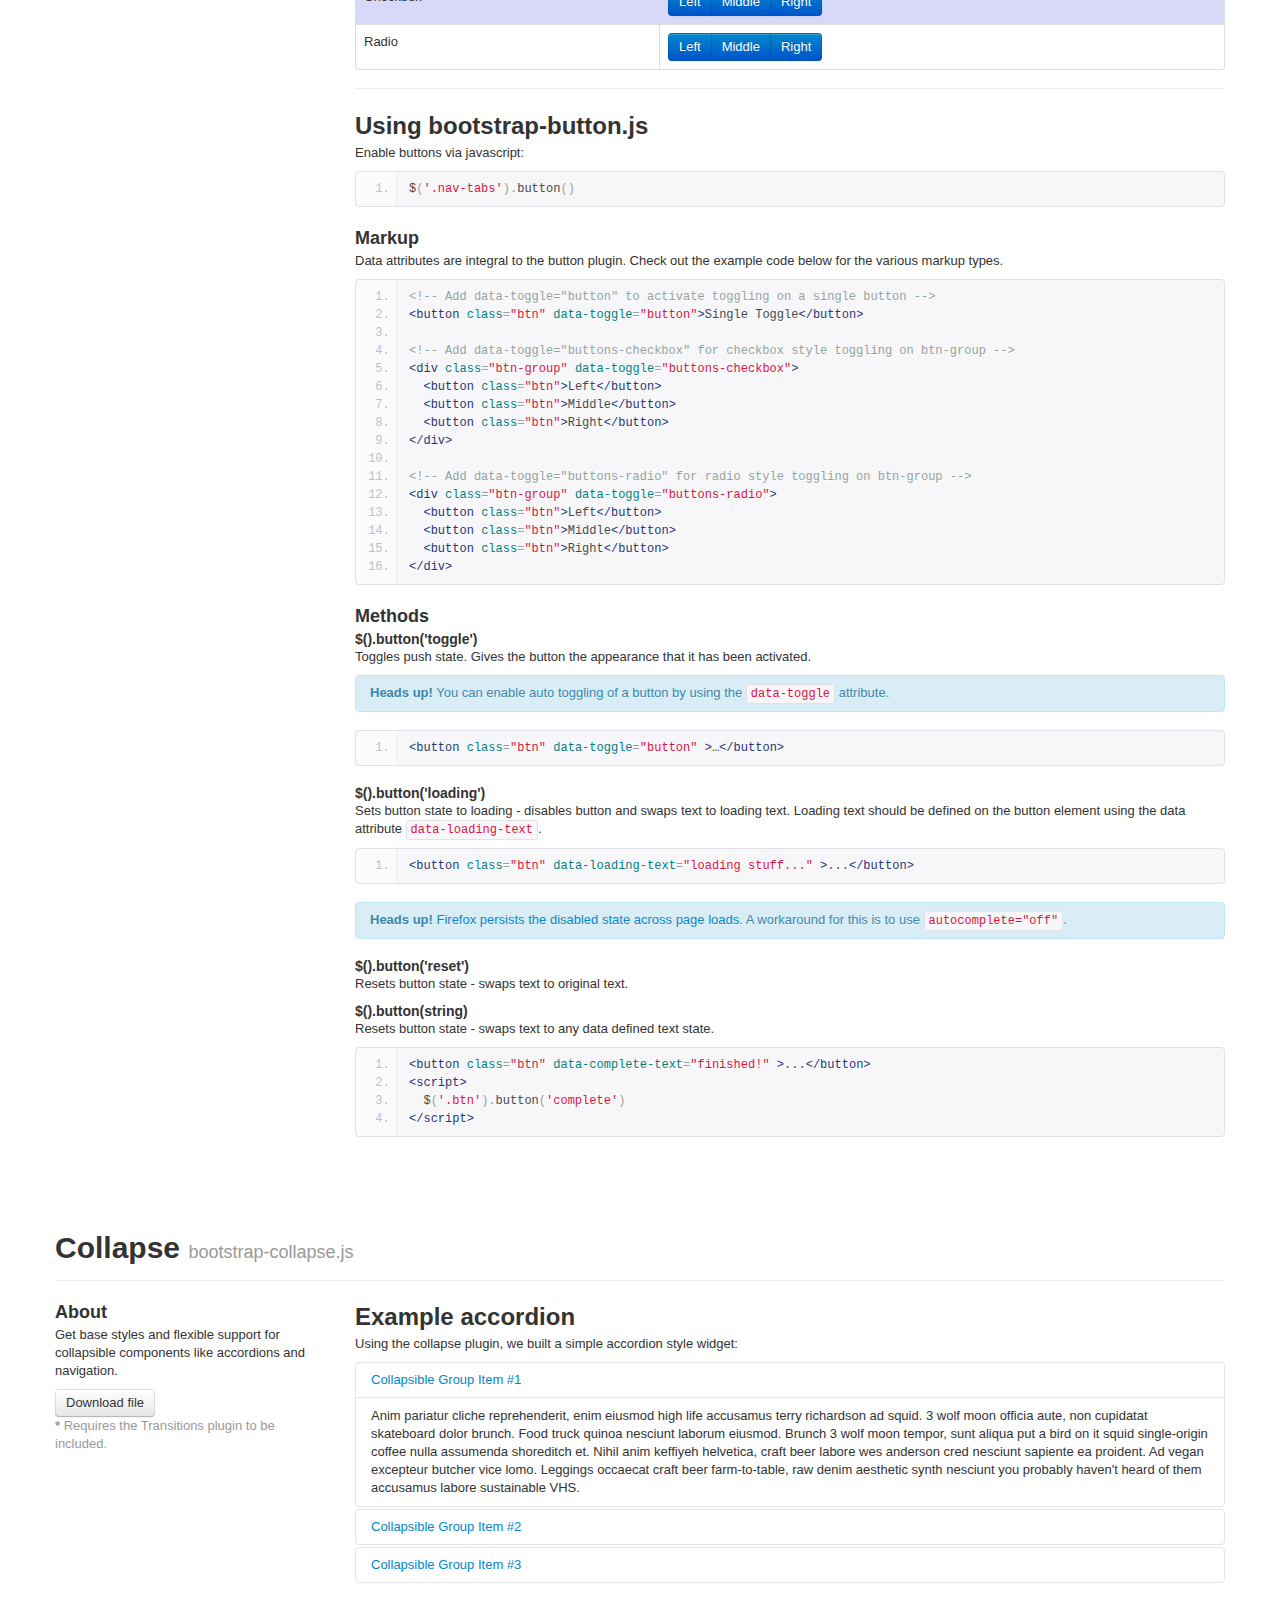
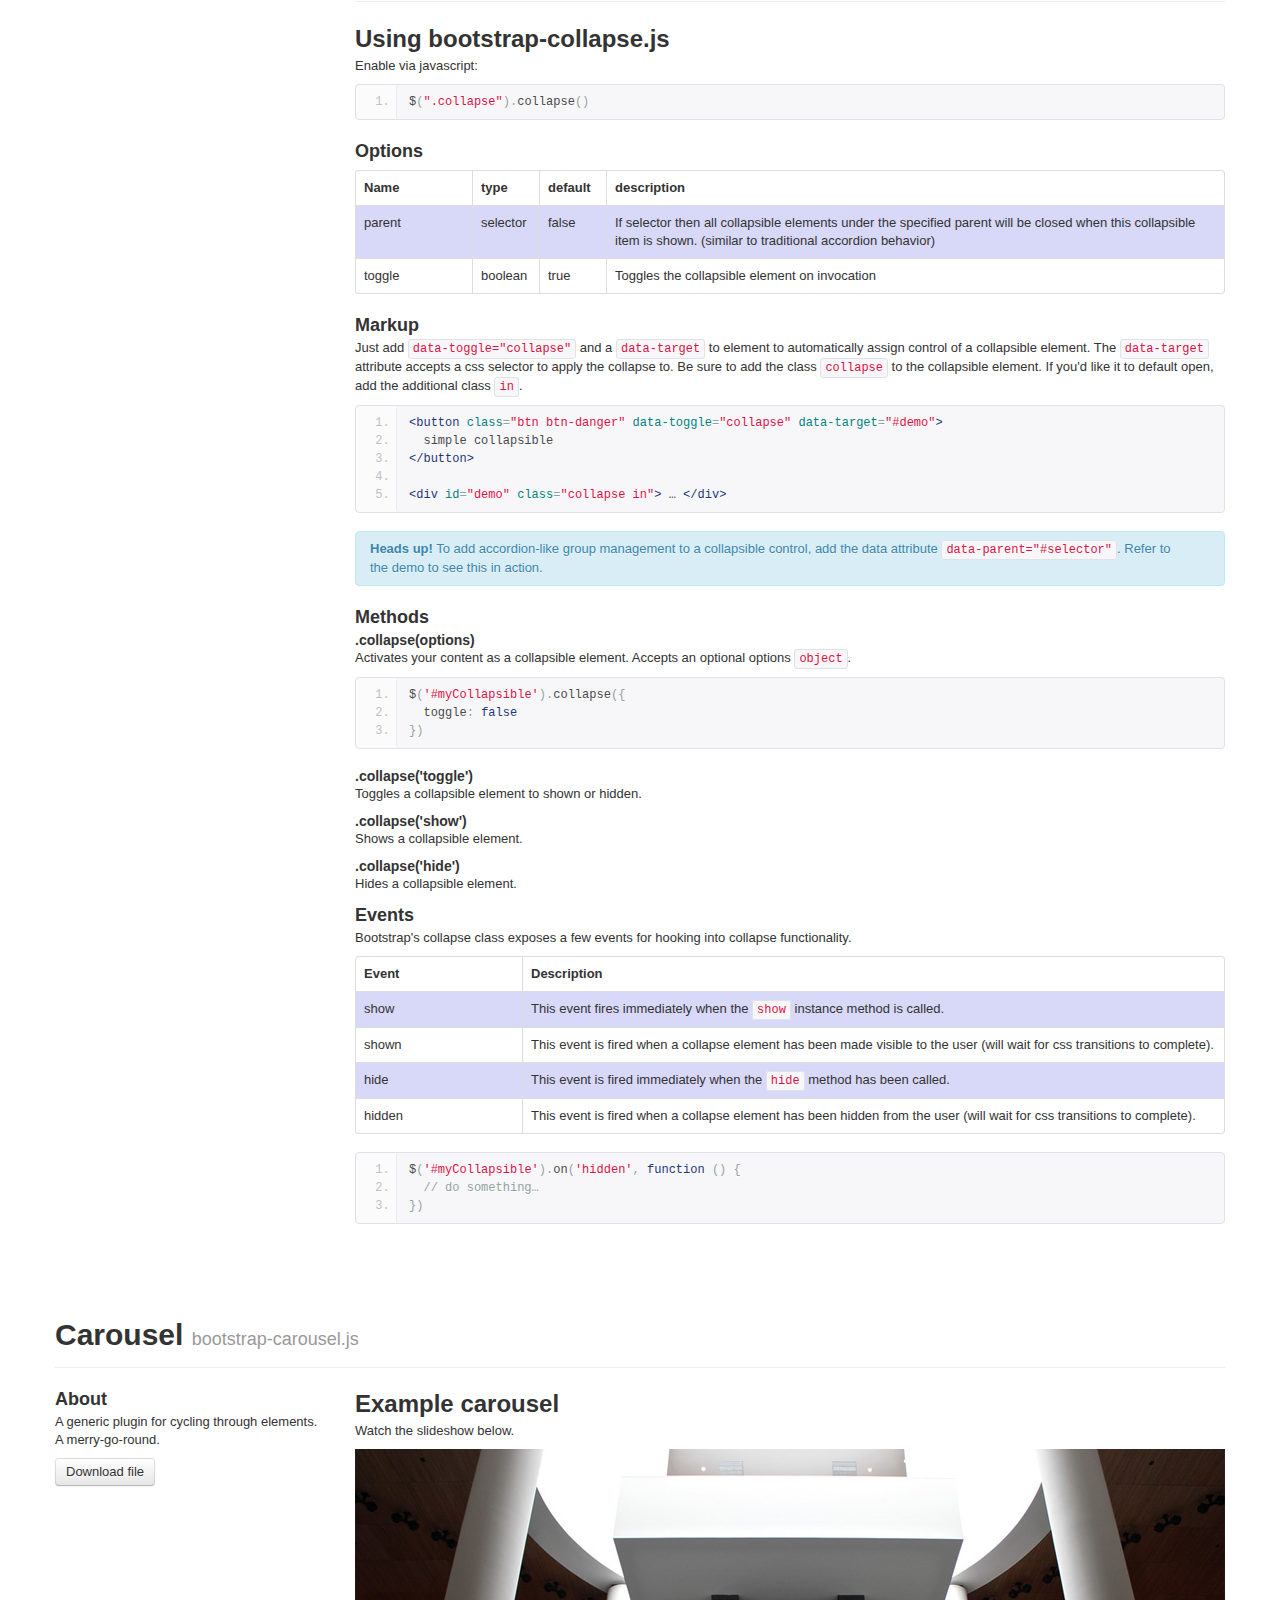
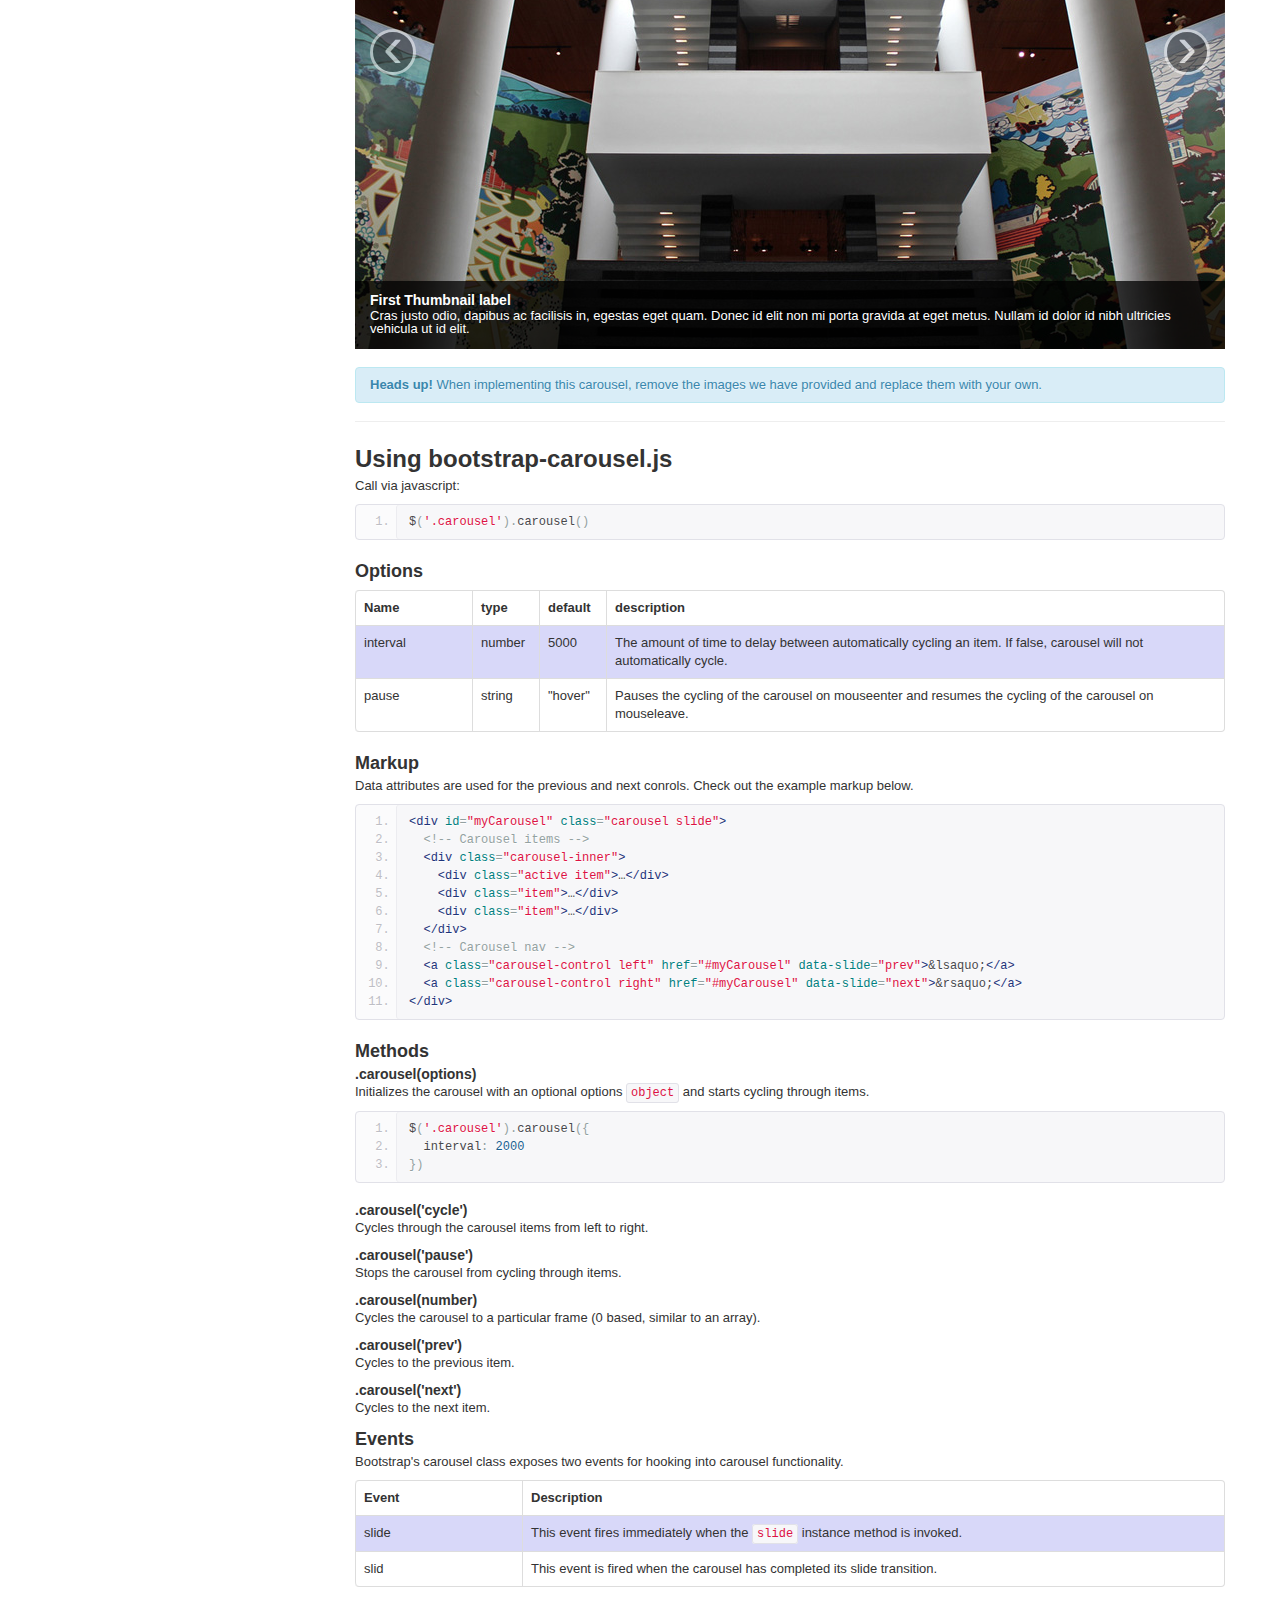
<file: twitter-bootstrap/docs/javascript.html>
<!DOCTYPE html>
<html lang="en">
  <head>
    <meta charset="utf-8">
    <title>Javascript · Twitter Bootstrap</title>
    <meta name="viewport" content="width=device-width, initial-scale=1.0">
    <meta name="description" content="">
    <meta name="author" content="">

    <!-- Le styles -->
    <link href="assets/css/bootstrap.css" rel="stylesheet">
    <link href="assets/css/bootstrap-responsive.css" rel="stylesheet">
    <link href="assets/css/docs.css" rel="stylesheet">
    <link href="assets/js/google-code-prettify/prettify.css" rel="stylesheet">

    <!-- Le HTML5 shim, for IE6-8 support of HTML5 elements -->
    <!--[if lt IE 9]>
      <script src="http://html5shim.googlecode.com/svn/trunk/html5.js"></script>
    <![endif]-->

    <!-- Le fav and touch icons -->
    <link rel="shortcut icon" href="assets/ico/favicon.ico">
    <link rel="apple-touch-icon-precomposed" sizes="144x144" href="assets/ico/apple-touch-icon-144-precomposed.png">
    <link rel="apple-touch-icon-precomposed" sizes="114x114" href="assets/ico/apple-touch-icon-114-precomposed.png">
    <link rel="apple-touch-icon-precomposed" sizes="72x72" href="assets/ico/apple-touch-icon-72-precomposed.png">
    <link rel="apple-touch-icon-precomposed" href="assets/ico/apple-touch-icon-57-precomposed.png">

  </head>

  <body data-spy="scroll" data-target=".subnav" data-offset="50">


  <!-- Navbar
    ================================================== -->
    <div class="navbar navbar-fixed-top">
      <div class="navbar-inner">
        <div class="container">
          <button type="button"class="btn btn-navbar" data-toggle="collapse" data-target=".nav-collapse">
            <span class="icon-bar"></span>
            <span class="icon-bar"></span>
            <span class="icon-bar"></span>
          </button>
          <a class="brand" href="./index.html">Bootstrap</a>
          <div class="nav-collapse collapse">
            <ul class="nav">
              <li class="">
                <a href="./index.html">Overview</a>
              </li>
              <li class="">
                <a href="./scaffolding.html">Scaffolding</a>
              </li>
              <li class="">
                <a href="./base-css.html">Base CSS</a>
              </li>
              <li class="">
                <a href="./components.html">Components</a>
              </li>
              <li class="active">
                <a href="./javascript.html">Javascript plugins</a>
              </li>
              <li class="">
                <a href="./less.html">Using LESS</a>
              </li>
              <li class="divider-vertical"></li>
              <li class="">
                <a href="./download.html">Customize</a>
              </li>
              <li class="">
                <a href="./examples.html">Examples</a>
              </li>
            </ul>
          </div>
        </div>
      </div>
    </div>

    <div class="container">

      <!-- Masthead
      ================================================== -->
      <header class="jumbotron subhead" id="overview">
        <h1>Javascript for Bootstrap</h1>
        <p class="lead">Bring Bootstrap's components to life&mdash;now with 12 custom <a href="http://jquery.com/" target="_blank">jQuery</a> plugins.
        <div class="subnav">
          <ul class="nav nav-pills">
            <li><a href="#javascript">All plugins</a></li>
            <li><a href="#modals">Modal</a></li>
            <li><a href="#dropdowns">Dropdown</a></li>
            <li><a href="#scrollspy">Scrollspy</a></li>
            <li><a href="#tabs">Tab</a></li>
            <li><a href="#tooltips">Tooltip</a></li>
            <li><a href="#popovers">Popover</a></li>
            <li><a href="#alerts">Alert</a></li>
            <li><a href="#buttons">Button</a></li>
            <li><a href="#collapse">Collapse</a></li>
            <li><a href="#carousel">Carousel</a></li>
            <li><a href="#typeahead">Typeahead</a></li>
          </ul>
        </div>
      </header>


      <!-- Using Javascript w/ Bootstrap
      ================================================== -->
      <section id="javascript">
        <div class="page-header">
          <h1>jQuery plugins <small>A dozen Bootstrap plugins to get you started</small></h1>
        </div>
      <div class="row">
        <div class="span3">
          <h3><a href="./javascript.html#modals">Modals</a></h3>
          <p>A streamlined, but flexible, take on the traditional javascript modal plugin with only the minimum required functionality and smart defaults.</p>
        </div>
        <div class="span3">
          <h3><a href="./javascript.html#dropdowns">Dropdowns</a></h3>
          <p>Add dropdown menus to nearly anything in Bootstrap with this simple plugin. Bootstrap features full dropdown menu support on in the navbar, tabs, and pills.</p>
        </div>
        <div class="span3">
          <h3><a href="./javascript.html#scrollspy">Scrollspy</a></h3>
          <p>Use scrollspy to automatically update the links in your navbar to show the current active link based on scroll position.</p>
        </div>
        <div class="span3">
          <h3><a href="./javascript.html#tabs">Togglable tabs</a></h3>
          <p>Use this plugin to make tabs and pills more useful by allowing them to toggle through tabbable panes of local content.</p>
        </div>
      </div> <!-- /row -->
      <div class="row">
        <div class="span3">
          <h3><a href="./javascript.html#tooltips">Tooltips</a></h3>
          <p>A new take on the jQuery Tipsy plugin, Tooltips don't rely on images&mdash;they use CSS3 for animations and data-attributes for local title storage.</p>
        </div>
        <div class="span3">
          <h3><a href="./javascript.html#popovers">Popovers</a> <small class="muted">*</small></h3>
          <p>Add small overlays of content, like those on the iPad, to any element for housing secondary information.</p>
          <p class="muted"><strong>*</strong> Requires <a href="#tooltips">Tooltips</a> to be included</p>
        </div>
        <div class="span3">
          <h3><a href="./javascript.html#alerts">Alert messages</a></h3>
          <p>The alert plugin is a tiny class for adding close functionality to alerts.</p>
        </div>
        <div class="span3">
          <h3><a href="./javascript.html#buttons">Buttons</a></h3>
          <p>Do more with buttons. Control button states or create groups of buttons for more components like toolbars.</p>
        </div>
      </div> <!-- /row -->
      <div class="row" style="margin-bottom: 9px;">
        <div class="span3">
          <h3><a href="./javascript.html#collapse">Collapse</a></h3>
          <p>Get base styles and flexible support for collapsible components like accordions and navigation.</p>
        </div>
        <div class="span3">
          <h3><a href="./javascript.html#carousel">Carousel</a></h3>
          <p>Create a merry-go-round of any content you wish to provide an interactive slideshow of content.</p>
        </div>
        <div class="span3">
          <h3><a href="./javascript.html#typeahead">Typeahead</a></h3>
          <p>A basic, easily extended plugin for quickly creating elegant typeaheads with any form text input.</p>
        </div>
        <div class="span3">
          <h3>Transitions <small class="muted">*</small></h3>
          <p>For simple transition effects, include bootstrap-transition.js once to slide in modals or fade out alerts.</p>
          <p class="muted"><strong>*</strong> Required for animation in plugins</p>
        </div>
      </div> <!-- /row -->
      <div class="alert alert-info"><strong>Heads up!</strong> All javascript plugins require the latest version of jQuery.</div>
    </section>



    <!-- Modal
    ================================================== -->
    <section id="modals">
      <div class="page-header">
        <h1>Modals <small>bootstrap-modal.js</small></h1>
      </div>
      <div class="row">
        <div class="span3 columns">
          <h3>About modals</h3>
          <p>A streamlined, but flexible, take on the traditional javascript modal plugin with only the minimum required functionality and smart defaults.</p>
          <a href="assets/js/bootstrap-modal.js" target="_blank" class="btn">Download file</a>
        </div>
        <div class="span9 columns">
          <h2>Static example</h2>
          <p>Below is a statically rendered modal.</p>
          <div class="well modal-example" style="background-color: #888; border: none;">
            <div class="modal" style="position: relative; top: auto; left: auto; margin: 0 auto; z-index: 1; max-width: 100%;">
              <div class="modal-header">
                <button type="button" class="close" data-dismiss="modal">&times;</button>
                <h3>Modal header</h3>
              </div>
              <div class="modal-body">
                <p>One fine body…</p>
              </div>
              <div class="modal-footer">
                <a href="#" class="btn">Close</a>
                <a href="#" class="btn btn-primary">Save changes</a>
              </div>
            </div>
          </div> <!-- /well -->

          <h2>Live demo</h2>
          <p>Toggle a modal via javascript by clicking the button below. It will slide down and fade in from the top of the page.</p>
          <!-- sample modal content -->
          <div id="myModal" class="modal hide fade">
            <div class="modal-header">
              <button type="button" class="close" data-dismiss="modal">&times;</button>
              <h3>Modal Heading</h3>
            </div>
            <div class="modal-body">
              <h4>Text in a modal</h4>
              <p>Duis mollis, est non commodo luctus, nisi erat porttitor ligula, eget lacinia odio sem.</p>

              <h4>Popover in a modal</h4>
              <p>This <a href="#" class="btn popover-test" title="A Title" data-content="And here's some amazing content. It's very engaging. right?">button</a> should trigger a popover on hover.</p>

              <h4>Tooltips in a modal</h4>
              <p><a href="#" class="tooltip-test" title="Tooltip">This link</a> and <a href="#" class="tooltip-test" title="Tooltip">that link</a> should have tooltips on hover.</p>

              <hr>

              <h4>Overflowing text to show optional scrollbar</h4>
              <p>We set a fixed <code>max-height</code> on the <code>.modal-body</code>. Watch it overflow with all this extra lorem ipsum text we've included.</p>
              <p>Cras mattis consectetur purus sit amet fermentum. Cras justo odio, dapibus ac facilisis in, egestas eget quam. Morbi leo risus, porta ac consectetur ac, vestibulum at eros.</p>
              <p>Praesent commodo cursus magna, vel scelerisque nisl consectetur et. Vivamus sagittis lacus vel augue laoreet rutrum faucibus dolor auctor.</p>
              <p>Aenean lacinia bibendum nulla sed consectetur. Praesent commodo cursus magna, vel scelerisque nisl consectetur et. Donec sed odio dui. Donec ullamcorper nulla non metus auctor fringilla.</p>
              <p>Cras mattis consectetur purus sit amet fermentum. Cras justo odio, dapibus ac facilisis in, egestas eget quam. Morbi leo risus, porta ac consectetur ac, vestibulum at eros.</p>
              <p>Praesent commodo cursus magna, vel scelerisque nisl consectetur et. Vivamus sagittis lacus vel augue laoreet rutrum faucibus dolor auctor.</p>
              <p>Aenean lacinia bibendum nulla sed consectetur. Praesent commodo cursus magna, vel scelerisque nisl consectetur et. Donec sed odio dui. Donec ullamcorper nulla non metus auctor fringilla.</p>
            </div>
            <div class="modal-footer">
              <a href="#" class="btn" data-dismiss="modal" >Close</a>
              <a href="#" class="btn btn-primary">Save changes</a>
            </div>
          </div>
          <a data-toggle="modal" href="#myModal" class="btn btn-primary btn-large">Launch demo modal</a>

          <hr>

          <h2>Using bootstrap-modal</h2>
          <p>Call the modal via javascript:</p>
          <pre class="prettyprint linenums">$('#myModal').modal(options)</pre>
          <h3>Options</h3>
          <table class="table table-bordered table-striped">
            <thead>
             <tr>
               <th style="width: 100px;">Name</th>
               <th style="width: 50px;">type</th>
               <th style="width: 50px;">default</th>
               <th>description</th>
             </tr>
            </thead>
            <tbody>
             <tr>
               <td>backdrop</td>
               <td>boolean</td>
               <td>true</td>
               <td>Includes a modal-backdrop element. Alternatively, specify <code>static</code> for a backdrop which doesn't close the modal on click.</td>
             </tr>
             <tr>
               <td>keyboard</td>
               <td>boolean</td>
               <td>true</td>
               <td>Closes the modal when escape key is pressed</td>
             </tr>
             <tr>
               <td>show</td>
               <td>boolean</td>
               <td>true</td>
               <td>Shows the modal when initialized.</td>
             </tr>
            </tbody>
          </table>
          <h3>Markup</h3>
          <p>You can activate modals on your page easily without having to write a single line of javascript. Just set <code>data-toggle="modal"</code> on a controller element with a <code>data-target="#foo"</code> or <code>href="#foo"</code> which corresponds to a modal element id, and when clicked, it will launch your modal.</p>
          <p>Also, to add options to your modal instance, just include them as additional data attributes on either the control element or the modal markup itself.</p>
<pre class="prettyprint linenums">
&lt;a class="btn" data-toggle="modal" href="#myModal" &gt;Launch Modal&lt;/a&gt;
</pre>

<pre class="prettyprint linenums">
&lt;div class="modal hide" id="myModal"&gt;
  &lt;div class="modal-header"&gt;
    &lt;button type="button" class="close" data-dismiss="modal"&gt;&times;&lt;/button&gt;
    &lt;h3&gt;Modal header&lt;/h3&gt;
  &lt;/div&gt;
  &lt;div class="modal-body"&gt;
    &lt;p&gt;One fine body…&lt;/p&gt;
  &lt;/div&gt;
  &lt;div class="modal-footer"&gt;
    &lt;a href="#" class="btn" data-dismiss="modal"&gt;Close&lt;/a&gt;
    &lt;a href="#" class="btn btn-primary"&gt;Save changes&lt;/a&gt;
  &lt;/div&gt;
&lt;/div&gt;
</pre>
          <div class="alert alert-info">
            <strong>Heads up!</strong> If you want your modal to animate in and out, just add a <code>.fade</code> class to the <code>.modal</code> element (refer to the demo to see this in action) and include bootstrap-transition.js.
          </div>
          <h3>Methods</h3>
          <h4>.modal(options)</h4>
          <p>Activates your content as a modal. Accepts an optional options <code>object</code>.</p>
<pre class="prettyprint linenums">
$('#myModal').modal({
  keyboard: false
})</pre>
          <h4>.modal('toggle')</h4>
          <p>Manually toggles a modal.</p>
          <pre class="prettyprint linenums">$('#myModal').modal('toggle')</pre>
          <h4>.modal('show')</h4>
          <p>Manually opens a modal.</p>
          <pre class="prettyprint linenums">$('#myModal').modal('show')</pre>
          <h4>.modal('hide')</h4>
          <p>Manually hides a modal.</p>
          <pre class="prettyprint linenums">$('#myModal').modal('hide')</pre>
          <h3>Events</h3>
          <p>Bootstrap's modal class exposes a few events for hooking into modal functionality.</p>
          <table class="table table-bordered table-striped">
            <thead>
             <tr>
               <th style="width: 150px;">Event</th>
               <th>Description</th>
             </tr>
            </thead>
            <tbody>
             <tr>
               <td>show</td>
               <td>This event fires immediately when the <code>show</code> instance method is called.</td>
             </tr>
             <tr>
               <td>shown</td>
               <td>This event is fired when the modal has been made visible to the user (will wait for css transitions to complete).</td>
             </tr>
             <tr>
               <td>hide</td>
               <td>This event is fired immediately when the <code>hide</code> instance method has been called.</td>
             </tr>
             <tr>
               <td>hidden</td>
               <td>This event is fired when the modal has finished being hidden from the user (will wait for css transitions to complete).</td>
             </tr>
            </tbody>
          </table>

<pre class="prettyprint linenums">
$('#myModal').on('hidden', function () {
  // do something…
})</pre>
        </div>
      </div>
    </section>



    <!-- Dropdown
    ================================================== -->
    <section id="dropdowns">
      <div class="page-header">
        <h1>Dropdowns <small>bootstrap-dropdown.js</small></h1>
      </div>
      <div class="row">
        <div class="span3 columns">
          <h3>About dropdowns</h3>
          <p>Add dropdown menus to nearly anything in Bootstrap with this simple plugin. Bootstrap features full dropdown menu support on in the navbar, tabs, and pills.</p>
          <a href="assets/js/bootstrap-dropdown.js" target="_blank" class="btn">Download file</a>
        </div>
        <div class="span9 columns">
          <h2>Examples</h2>
          <p>Click on the dropdown nav links in the navbar and pills below to test dropdowns.</p>
          <div id="navbar-example" class="navbar navbar-static">
            <div class="navbar-inner">
              <div class="container" style="width: auto;">
                <a class="brand" href="#">Project Name</a>
                <ul class="nav">
                  <li class="dropdown">
                    <a href="#" class="dropdown-toggle" data-toggle="dropdown">Dropdown <b class="caret"></b></a>
                    <ul class="dropdown-menu">
                      <li><a href="#">Action</a></li>
                      <li><a href="#">Another action</a></li>
                      <li><a href="#">Something else here</a></li>
                      <li class="divider"></li>
                      <li><a href="#">Separated link</a></li>
                    </ul>
                  </li>
                  <li class="dropdown">
                    <a href="#" class="dropdown-toggle" data-toggle="dropdown">Dropdown 2 <b class="caret"></b></a>
                    <ul class="dropdown-menu">
                      <li><a href="#">Action</a></li>
                      <li><a href="#">Another action</a></li>
                      <li><a href="#">Something else here</a></li>
                      <li class="divider"></li>
                      <li><a href="#">Separated link</a></li>
                    </ul>
                  </li>
                </ul>
                <ul class="nav pull-right">
                  <li id="fat-menu" class="dropdown">
                    <a href="#" class="dropdown-toggle" data-toggle="dropdown">Dropdown 3 <b class="caret"></b></a>
                    <ul class="dropdown-menu">
                      <li><a href="#">Action</a></li>
                      <li><a href="#">Another action</a></li>
                      <li><a href="#">Something else here</a></li>
                      <li class="divider"></li>
                      <li><a href="#">Separated link</a></li>
                    </ul>
                  </li>
                </ul>
              </div>
            </div>
          </div> <!-- /navbar-example -->

          <ul class="nav nav-pills">
            <li class="active"><a href="#">Regular link</a></li>
            <li class="dropdown">
              <a class="dropdown-toggle" data-toggle="dropdown" href="#">Dropdown <b class="caret"></b></a>
              <ul id="menu1" class="dropdown-menu">
                <li><a href="#">Action</a></li>
                <li><a href="#">Another action</a></li>
                <li><a href="#">Something else here</a></li>
                <li class="divider"></li>
                <li><a href="#">Separated link</a></li>
              </ul>
            </li>
            <li class="dropdown">
              <a class="dropdown-toggle" data-toggle="dropdown" href="#">Dropdown 2 <b class="caret"></b></a>
              <ul id="menu2" class="dropdown-menu">
                <li><a href="#">Action</a></li>
                <li><a href="#">Another action</a></li>
                <li><a href="#">Something else here</a></li>
                <li class="divider"></li>
                <li><a href="#">Separated link</a></li>
              </ul>
            </li>
            <li class="dropdown">
              <a class="dropdown-toggle" data-toggle="dropdown" href="#">Dropdown 3 <b class="caret"></b></a>
              <ul id="menu3" class="dropdown-menu">
                <li><a href="#">Action</a></li>
                <li><a href="#">Another action</a></li>
                <li><a href="#">Something else here</a></li>
                <li class="divider"></li>
                <li><a href="#">Separated link</a></li>
              </ul>
            </li>
          </ul> <!-- /tabs -->

          <hr>

          <h2>Using bootstrap-dropdown.js</h2>
          <p>Call the dropdowns via javascript:</p>
          <pre class="prettyprint linenums">$('.dropdown-toggle').dropdown()</pre>
          <h3>Markup</h3>
          <p>To quickly add dropdown functionality to any element just add <code>data-toggle="dropdown"</code> and any valid bootstrap dropdown will automatically be activated.</p>
          <div class="alert alert-info">
            <strong>Heads up!</strong> You may optionally target a specific dropdown by using <code>data-target="#fat"</code> or <code>href="#fat"</code>.
          </div>

<pre class="prettyprint linenums">
&lt;ul class="nav nav-pills"&gt;
  &lt;li class="active"&gt;&lt;a href="#"&gt;Regular link&lt;/a&gt;&lt;/li&gt;
  &lt;li class="dropdown" id="menu1"&gt;
    &lt;a class="dropdown-toggle" data-toggle="dropdown" href="#menu1"&gt;
      Dropdown
      &lt;b class="caret"&gt;&lt;/b&gt;
    &lt;/a&gt;
    &lt;ul class="dropdown-menu"&gt;
      &lt;li&gt;&lt;a href="#"&gt;Action&lt;/a&gt;&lt;/li&gt;
      &lt;li&gt;&lt;a href="#"&gt;Another action&lt;/a&gt;&lt;/li&gt;
      &lt;li&gt;&lt;a href="#"&gt;Something else here&lt;/a&gt;&lt;/li&gt;
      &lt;li class="divider"&gt;&lt;/li&gt;
      &lt;li&gt;&lt;a href="#"&gt;Separated link&lt;/a&gt;&lt;/li&gt;
    &lt;/ul&gt;
  &lt;/li&gt;
  ...
&lt;/ul&gt;</pre>
          <p>To keep URLs intact, use the <code>data-target</code> attribute instead of <code>href="#"</code>.</p>
<pre class="prettyprint linenums">
&lt;ul class="nav nav-pills"&gt;
  &lt;li class="dropdown"&gt;
    &lt;a class="dropdown-toggle" data-toggle="dropdown" data-target="#" href="path/to/page.html"&gt;
      Dropdown
      &lt;b class="caret"&gt;&lt;/b&gt;
    &lt;/a&gt;
    &lt;ul class="dropdown-menu"&gt;
      ...
    &lt;/ul&gt;
  &lt;/li&gt;
&lt;/ul&gt;
</pre>
          <h3>Methods</h3>
          <h4>$().dropdown()</h4>
          <p>A programatic api for activating menus for a given navbar or tabbed navigation.</p>
        </div>
      </div>
    </section>



   <!-- ScrollSpy
    ================================================== -->
    <section id="scrollspy">
      <div class="page-header">
        <h1>ScrollSpy <small>bootstrap-scrollspy.js</small></h1>
      </div>
      <div class="row">
        <div class="span3 columns">
          <p>The ScrollSpy plugin is for automatically updating nav targets based on scroll position.</p>
          <a href="assets/js/bootstrap-scrollspy.js" target="_blank" class="btn">Download file</a>
        </div>
        <div class="span9 columns">
          <h2>Example navbar with scrollspy</h2>
          <p>Scroll the area below and watch the navigation update. The dropdown sub items will be highlighted as well. Try it!</p>
          <div id="navbarExample" class="navbar navbar-static">
            <div class="navbar-inner">
              <div class="container" style="width: auto;">
                <a class="brand" href="#">Project Name</a>
                <ul class="nav">
                  <li><a href="#fat">@fat</a></li>
                  <li><a href="#mdo">@mdo</a></li>
                  <li class="dropdown">
                    <a href="#" class="dropdown-toggle" data-toggle="dropdown">Dropdown <b class="caret"></b></a>
                    <ul class="dropdown-menu">
                      <li><a href="#one">one</a></li>
                      <li><a href="#two">two</a></li>
                      <li class="divider"></li>
                      <li><a href="#three">three</a></li>
                    </ul>
                  </li>
                </ul>
              </div>
            </div>
          </div>
          <div data-spy="scroll" data-target="#navbarExample" data-offset="0" class="scrollspy-example">
            <h4 id="fat">@fat</h4>
            <p>
            Ad leggings keytar, brunch id art party dolor labore. Pitchfork yr enim lo-fi before they sold out qui. Tumblr farm-to-table bicycle rights whatever. Anim keffiyeh carles cardigan. Velit seitan mcsweeney's photo booth 3 wolf moon irure. Cosby sweater lomo jean shorts, williamsburg hoodie minim qui you probably haven't heard of them et cardigan trust fund culpa biodiesel wes anderson aesthetic. Nihil tattooed accusamus, cred irony biodiesel keffiyeh artisan ullamco consequat.
            </p>
            <h4 id="mdo">@mdo</h4>
            <p>
            Veniam marfa mustache skateboard, adipisicing fugiat velit pitchfork beard. Freegan beard aliqua cupidatat mcsweeney's vero. Cupidatat four loko nisi, ea helvetica nulla carles. Tattooed cosby sweater food truck, mcsweeney's quis non freegan vinyl. Lo-fi wes anderson +1 sartorial. Carles non aesthetic exercitation quis gentrify. Brooklyn adipisicing craft beer vice keytar deserunt.
            </p>
            <h4 id="one">one</h4>
            <p>
            Occaecat commodo aliqua delectus. Fap craft beer deserunt skateboard ea. Lomo bicycle rights adipisicing banh mi, velit ea sunt next level locavore single-origin coffee in magna veniam. High life id vinyl, echo park consequat quis aliquip banh mi pitchfork. Vero VHS est adipisicing. Consectetur nisi DIY minim messenger bag. Cred ex in, sustainable delectus consectetur fanny pack iphone.
            </p>
            <h4 id="two">two</h4>
            <p>
            In incididunt echo park, officia deserunt mcsweeney's proident master cleanse thundercats sapiente veniam. Excepteur VHS elit, proident shoreditch +1 biodiesel laborum craft beer. Single-origin coffee wayfarers irure four loko, cupidatat terry richardson master cleanse. Assumenda you probably haven't heard of them art party fanny pack, tattooed nulla cardigan tempor ad. Proident wolf nesciunt sartorial keffiyeh eu banh mi sustainable. Elit wolf voluptate, lo-fi ea portland before they sold out four loko. Locavore enim nostrud mlkshk brooklyn nesciunt.
            </p>
            <h4 id="three">three</h4>
            <p>
            Ad leggings keytar, brunch id art party dolor labore. Pitchfork yr enim lo-fi before they sold out qui. Tumblr farm-to-table bicycle rights whatever. Anim keffiyeh carles cardigan. Velit seitan mcsweeney's photo booth 3 wolf moon irure. Cosby sweater lomo jean shorts, williamsburg hoodie minim qui you probably haven't heard of them et cardigan trust fund culpa biodiesel wes anderson aesthetic. Nihil tattooed accusamus, cred irony biodiesel keffiyeh artisan ullamco consequat.
            </p>
            <p>Keytar twee blog, culpa messenger bag marfa whatever delectus food truck. Sapiente synth id assumenda. Locavore sed helvetica cliche irony, thundercats you probably haven't heard of them consequat hoodie gluten-free lo-fi fap aliquip. Labore elit placeat before they sold out, terry richardson proident brunch nesciunt quis cosby sweater pariatur keffiyeh ut helvetica artisan. Cardigan craft beer seitan readymade velit. VHS chambray laboris tempor veniam. Anim mollit minim commodo ullamco thundercats.
            </p>
          </div>
          <hr>
          <h2>Using bootstrap-scrollspy.js</h2>
          <p>Call the scrollspy via javascript:</p>
          <pre class="prettyprint linenums">$('#navbar').scrollspy()</pre>
          <h3>Markup</h3>
          <p>To easily add scrollspy behavior to your topbar navigation, just add <code>data-spy="scroll"</code> to the element you want to spy on (most typically this would be the body).</p>
          <pre class="prettyprint linenums">&lt;body data-spy="scroll" &gt;...&lt;/body&gt;</pre>
          <div class="alert alert-info">
            <strong>Heads up!</strong>
            Navbar links must have resolvable id targets. For example, a <code>&lt;a href="#home"&gt;home&lt;/a&gt;</code> must correspond to something in the dom like <code>&lt;div id="home"&gt;&lt;/div&gt;</code>.
          </div>
          <h3>Methods</h3>
          <h4>.scrollspy('refresh')</h4>
          <p>When using scrollspy in conjunction with adding or removing of elements from the DOM, you'll need to call the refresh method like so:</p>
<pre class="prettyprint linenums">
$('[data-spy="scroll"]').each(function () {
  var $spy = $(this).scrollspy('refresh')
});
</pre>
          <h3>Options</h3>
          <table class="table table-bordered table-striped">
            <thead>
             <tr>
               <th style="width: 100px;">Name</th>
               <th style="width: 100px;">type</th>
               <th style="width: 50px;">default</th>
               <th>description</th>
             </tr>
            </thead>
            <tbody>
             <tr>
               <td>offset</td>
               <td>number</td>
               <td>10</td>
               <td>Pixels to offset from top when calculating position of scroll.</td>
             </tr>
            </tbody>
          </table>
           <h3>Events</h3>
          <table class="table table-bordered table-striped">
            <thead>
             <tr>
               <th style="width: 150px;">Event</th>
               <th>Description</th>
             </tr>
            </thead>
            <tbody>
             <tr>
               <td>activate</td>
               <td>This event fires whenever a new item becomes activated by the scrollspy.</td>
            </tr>
            </tbody>
          </table>
        </div>
      </div>
    </section>



    <!-- Tabs
    ================================================== -->
    <section id="tabs">
      <div class="page-header">
        <h1>Togglable tabs <small>bootstrap-tab.js</small></h1>
      </div>
      <div class="row">
        <div class="span3 columns">
          <p>This plugin adds quick, dynamic tab and pill functionality for transitioning through local content.</p>
          <a href="assets/js/bootstrap-tab.js" target="_blank" class="btn">Download file</a>
        </div>
        <div class="span9 columns">
          <h2>Example tabs</h2>
          <p>Click the tabs below to toggle between hidden panes, even via dropdown menus.</p>
          <ul id="myTab" class="nav nav-tabs">
            <li class="active"><a href="#home" data-toggle="tab">Home</a></li>
            <li><a href="#profile" data-toggle="tab">Profile</a></li>
            <li class="dropdown">
              <a href="#" class="dropdown-toggle" data-toggle="dropdown">Dropdown <b class="caret"></b></a>
              <ul class="dropdown-menu">
                <li><a href="#dropdown1" data-toggle="tab">@fat</a></li>
                <li><a href="#dropdown2" data-toggle="tab">@mdo</a></li>
              </ul>
            </li>
          </ul>
          <div id="myTabContent" class="tab-content">
            <div class="tab-pane fade in active" id="home">
              <p>Raw denim you probably haven't heard of them jean shorts Austin. Nesciunt tofu stumptown aliqua, retro synth master cleanse. Mustache cliche tempor, williamsburg carles vegan helvetica. Reprehenderit butcher retro keffiyeh dreamcatcher synth. Cosby sweater eu banh mi, qui irure terry richardson ex squid. Aliquip placeat salvia cillum iphone. Seitan aliquip quis cardigan american apparel, butcher voluptate nisi qui.</p>
            </div>
            <div class="tab-pane fade" id="profile">
              <p>Food truck fixie locavore, accusamus mcsweeney's marfa nulla single-origin coffee squid. Exercitation +1 labore velit, blog sartorial PBR leggings next level wes anderson artisan four loko farm-to-table craft beer twee. Qui photo booth letterpress, commodo enim craft beer mlkshk aliquip jean shorts ullamco ad vinyl cillum PBR. Homo nostrud organic, assumenda labore aesthetic magna delectus mollit. Keytar helvetica VHS salvia yr, vero magna velit sapiente labore stumptown. Vegan fanny pack odio cillum wes anderson 8-bit, sustainable jean shorts beard ut DIY ethical culpa terry richardson biodiesel. Art party scenester stumptown, tumblr butcher vero sint qui sapiente accusamus tattooed echo park.</p>
            </div>
            <div class="tab-pane fade" id="dropdown1">
              <p>Etsy mixtape wayfarers, ethical wes anderson tofu before they sold out mcsweeney's organic lomo retro fanny pack lo-fi farm-to-table readymade. Messenger bag gentrify pitchfork tattooed craft beer, iphone skateboard locavore carles etsy salvia banksy hoodie helvetica. DIY synth PBR banksy irony. Leggings gentrify squid 8-bit cred pitchfork. Williamsburg banh mi whatever gluten-free, carles pitchfork biodiesel fixie etsy retro mlkshk vice blog. Scenester cred you probably haven't heard of them, vinyl craft beer blog stumptown. Pitchfork sustainable tofu synth chambray yr.</p>
            </div>
            <div class="tab-pane fade" id="dropdown2">
              <p>Trust fund seitan letterpress, keytar raw denim keffiyeh etsy art party before they sold out master cleanse gluten-free squid scenester freegan cosby sweater. Fanny pack portland seitan DIY, art party locavore wolf cliche high life echo park Austin. Cred vinyl keffiyeh DIY salvia PBR, banh mi before they sold out farm-to-table VHS viral locavore cosby sweater. Lomo wolf viral, mustache readymade thundercats keffiyeh craft beer marfa ethical. Wolf salvia freegan, sartorial keffiyeh echo park vegan.</p>
            </div>
          </div>
          <hr>
          <h2>Using bootstrap-tab.js</h2>
          <p>Enable tabbable tabs via javascript (each tab needs to be activated individually):</p>
          <pre class="prettyprint linenums">
$('#myTab a').click(function (e) {
  e.preventDefault();
  $(this).tab('show');
})</pre>
          <p>You can activate individual tabs in several ways:</p>
<pre class="prettyprint linenums">
$('#myTab a[href="#profile"]').tab('show'); // Select tab by name
$('#myTab a:first').tab('show'); // Select first tab
$('#myTab a:last').tab('show'); // Select last tab
$('#myTab li:eq(2) a').tab('show'); // Select third tab (0-indexed)
</pre>
          <h3>Markup</h3>
          <p>You can activate a tab or pill navigation without writing any javascript by simply specifying <code>data-toggle="tab"</code> or <code>data-toggle="pill"</code> on an element. Adding the <code>nav</code> and <code>nav-tabs</code> classes to the tab <code>ul</code> will apply the bootstrap tab styling.</p>
<pre class="prettyprint linenums">
&lt;ul class="nav nav-tabs"&gt;
  &lt;li&gt;&lt;a href="#home" data-toggle="tab"&gt;Home&lt;/a&gt;&lt;/li&gt;
  &lt;li&gt;&lt;a href="#profile" data-toggle="tab"&gt;Profile&lt;/a&gt;&lt;/li&gt;
  &lt;li&gt;&lt;a href="#messages" data-toggle="tab"&gt;Messages&lt;/a&gt;&lt;/li&gt;
  &lt;li&gt;&lt;a href="#settings" data-toggle="tab"&gt;Settings&lt;/a&gt;&lt;/li&gt;
&lt;/ul&gt;</pre>
          <h3>Methods</h3>
          <h4>$().tab</h4>
          <p>
            Activates a tab element and content container. Tab should have either a <code>data-target</code> or an <code>href</code> targeting a container node in the DOM.
          </p>
<pre class="prettyprint linenums">
&lt;ul class="nav nav-tabs" id="myTab"&gt;
  &lt;li class="active"&gt;&lt;a href="#home"&gt;Home&lt;/a&gt;&lt;/li&gt;
  &lt;li&gt;&lt;a href="#profile"&gt;Profile&lt;/a&gt;&lt;/li&gt;
  &lt;li&gt;&lt;a href="#messages"&gt;Messages&lt;/a&gt;&lt;/li&gt;
  &lt;li&gt;&lt;a href="#settings"&gt;Settings&lt;/a&gt;&lt;/li&gt;
&lt;/ul&gt;

&lt;div class="tab-content"&gt;
  &lt;div class="tab-pane active" id="home"&gt;...&lt;/div&gt;
  &lt;div class="tab-pane" id="profile"&gt;...&lt;/div&gt;
  &lt;div class="tab-pane" id="messages"&gt;...&lt;/div&gt;
  &lt;div class="tab-pane" id="settings"&gt;...&lt;/div&gt;
&lt;/div&gt;

&lt;script&gt;
  $(function () {
    $('#myTab a:last').tab('show');
  })
&lt;/script&gt;</pre>
          <h3>Events</h3>
          <table class="table table-bordered table-striped">
            <thead>
             <tr>
               <th style="width: 150px;">Event</th>
               <th>Description</th>
             </tr>
            </thead>
            <tbody>
             <tr>
               <td>show</td>
               <td>This event fires on tab show, but before the new tab has been shown. Use <code>event.target</code> and <code>event.relatedTarget</code> to target the active tab and the previous active tab (if available) respectively.</td>
            </tr>
            <tr>
               <td>shown</td>
               <td>This event fires on tab show after a tab has been shown. Use <code>event.target</code> and <code>event.relatedTarget</code> to target the active tab and the previous active tab (if available) respectively.</td>
             </tr>
            </tbody>
          </table>

          <pre class="prettyprint linenums">
$('a[data-toggle="tab"]').on('shown', function (e) {
  e.target // activated tab
  e.relatedTarget // previous tab
})</pre>
       </div>
      </div>
    </section>


    <!-- Tooltips
    ================================================== -->
    <section id="tooltips">
      <div class="page-header">
        <h1>Tooltips <small>bootstrap-tooltip.js</small></h1>
      </div>
      <div class="row">
        <div class="span3 columns">
          <h3>About Tooltips</h3>
          <p>Inspired by the excellent jQuery.tipsy plugin written by Jason Frame; Tooltips are an updated version, which don't rely on images, use css3 for animations, and data-attributes for local title storage.</p>
          <a href="assets/js/bootstrap-tooltip.js" target="_blank" class="btn">Download file</a>
        </div>
        <div class="span9 columns">
          <h2>Example use of Tooltips</h2>
          <p>Hover over the links below to see tooltips:</p>
          <div class="tooltip-demo well">
            <p class="muted" style="margin-bottom: 0;">Tight pants next level keffiyeh <a href="#" rel="tooltip" title="first tooltip">you probably</a> haven't heard of them. Photo booth beard raw denim letterpress vegan messenger bag stumptown. Farm-to-table seitan, mcsweeney's fixie sustainable quinoa 8-bit american apparel <a href="#" rel="tooltip" title="Another tooltip">have a</a> terry richardson vinyl chambray. Beard stumptown, cardigans banh mi lomo thundercats. Tofu biodiesel williamsburg marfa, four loko mcsweeney's cleanse vegan chambray. A really ironic artisan <a href="#" rel="tooltip" title="Another one here too">whatever keytar</a>, scenester farm-to-table banksy Austin <a href="#" rel="tooltip" title="The last tip!">twitter handle</a> freegan cred raw denim single-origin coffee viral.
            </p>
          </div>
          <hr>
          <h2>Using bootstrap-tooltip.js</h2>
          <p>Trigger the tooltip via javascript:</p>
          <pre class="prettyprint linenums">$('#example').tooltip(options)</pre>
          <h3>Options</h3>
          <table class="table table-bordered table-striped">
            <thead>
             <tr>
               <th style="width: 100px;">Name</th>
               <th style="width: 100px;">type</th>
               <th style="width: 50px;">default</th>
               <th>description</th>
             </tr>
            </thead>
            <tbody>
             <tr>
               <td>animation</td>
               <td>boolean</td>
               <td>true</td>
               <td>apply a css fade transition to the tooltip</td>
             </tr>
             <tr>
               <td>placement</td>
               <td>string|function</td>
               <td>'top'</td>
               <td>how to position the tooltip - top | bottom | left | right</td>
             </tr>
             <tr>
               <td>selector</td>
               <td>string</td>
               <td>false</td>
               <td>If a selector is provided, tooltip objects will be delegated to the specified targets.</td>
             </tr>
             <tr>
               <td>title</td>
               <td>string | function</td>
               <td>''</td>
               <td>default title value if `title` tag isn't present</td>
             </tr>
             <tr>
               <td>trigger</td>
               <td>string</td>
               <td>'hover'</td>
               <td>how tooltip is triggered - hover | focus | manual</td>
             </tr>
             <tr>
               <td>delay</td>
               <td>number | object</td>
               <td>0</td>
               <td>
                <p>delay showing and hiding the tooltip (ms) - does not apply to manual trigger type</p>
                <p>If a number is supplied, delay is applied to both hide/show</p>
                <p>Object structure is: <code>delay: { show: 500, hide: 100 }</code></p>
               </td>
             </tr>
            </tbody>
          </table>
          <div class="alert alert-info">
            <strong>Heads up!</strong>
            Options for individual tooltips can alternatively be specified through the use of data attributes.
          </div>
          <h3>Markup</h3>
          <p>For performance reasons, the Tooltip and Popover data-apis are opt in. If you would like to use them just specify a selector option.</p>
<pre class="prettyprint linenums">
&lt;a href="#" rel="tooltip" title="first tooltip"&gt;hover over me&lt;/a&gt;
</pre>
          <h3>Methods</h3>
          <h4>$().tooltip(options)</h4>
          <p>Attaches a tooltip handler to an element collection.</p>
          <h4>.tooltip('show')</h4>
          <p>Reveals an element's tooltip.</p>
          <pre class="prettyprint linenums">$('#element').tooltip('show')</pre>
          <h4>.tooltip('hide')</h4>
          <p>Hides an element's tooltip.</p>
          <pre class="prettyprint linenums">$('#element').tooltip('hide')</pre>
          <h4>.tooltip('toggle')</h4>
          <p>Toggles an element's tooltip.</p>
          <pre class="prettyprint linenums">$('#element').tooltip('toggle')</pre>
        </div>
      </div>
    </section>



    <!-- Popovers
    ================================================== -->
    <section id="popovers">
      <div class="page-header">
        <h1>Popovers <small>bootstrap-popover.js</small></h1>
      </div>
      <div class="row">
        <div class="span3 columns">
          <h3>About popovers</h3>
          <p>Add small overlays of content, like those on the iPad, to any element for housing secondary information.</p>
          <p class="muted"><strong>*</strong> Requires <a href="#tooltips">Tooltip</a> to be included</p>
          <a href="assets/js/bootstrap-popover.js" target="_blank" class="btn">Download file</a>
        </div>
        <div class="span9 columns">
          <h2>Example hover popover</h2>
          <p>Hover over the button to trigger the popover.</p>
          <div class="well">
            <a href="#" class="btn btn-danger" rel="popover" title="A Title" data-content="And here's some amazing content. It's very engaging. right?">hover for popover</a>
          </div>
          <hr>
          <h2>Using bootstrap-popover.js</h2>
          <p>Enable popovers via javascript:</p>
          <pre class="prettyprint linenums">$('#example').popover(options)</pre>
          <h3>Options</h3>
          <table class="table table-bordered table-striped">
            <thead>
             <tr>
               <th style="width: 100px;">Name</th>
               <th style="width: 100px;">type</th>
               <th style="width: 50px;">default</th>
               <th>description</th>
             </tr>
            </thead>
            <tbody>
             <tr>
               <td>animation</td>
               <td>boolean</td>
               <td>true</td>
               <td>apply a css fade transition to the tooltip</td>
             </tr>
             <tr>
               <td>placement</td>
               <td>string|function</td>
               <td>'right'</td>
               <td>how to position the popover - top | bottom | left | right</td>
             </tr>
             <tr>
               <td>selector</td>
               <td>string</td>
               <td>false</td>
               <td>if a selector is provided, tooltip objects will be delegated to the specified targets</td>
             </tr>
             <tr>
               <td>trigger</td>
               <td>string</td>
               <td>'hover'</td>
               <td>how tooltip is triggered - hover | focus | manual</td>
             </tr>
             <tr>
               <td>title</td>
               <td>string | function</td>
               <td>''</td>
               <td>default title value if `title` attribute isn't present</td>
             </tr>
             <tr>
               <td>content</td>
               <td>string | function</td>
               <td>''</td>
               <td>default content value if `data-content` attribute isn't present</td>
             </tr>
             <tr>
               <td>delay</td>
               <td>number | object</td>
               <td>0</td>
               <td>
                <p>delay showing and hiding the popover (ms) - does not apply to manual trigger type</p>
                <p>If a number is supplied, delay is applied to both hide/show</p>
                <p>Object structure is: <code>delay: { show: 500, hide: 100 }</code></p>
               </td>
             </tr>
            </tbody>
          </table>
          <div class="alert alert-info">
            <strong>Heads up!</strong>
            Options for individual popovers can alternatively be specified through the use of data attributes.
          </div>
          <h3>Markup</h3>
          <p>
          For performance reasons, the Tooltip and Popover data-apis are opt in. If you would like to use them just specify a selector option.
          </p>
          <h3>Methods</h3>
          <h4>$().popover(options)</h4>
          <p>Initializes popovers for an element collection.</p>
          <h4>.popover('show')</h4>
          <p>Reveals an elements popover.</p>
          <pre class="prettyprint linenums">$('#element').popover('show')</pre>
          <h4>.popover('hide')</h4>
          <p>Hides an elements popover.</p>
          <pre class="prettyprint linenums">$('#element').popover('hide')</pre>
          <h4>.popover('toggle')</h4>
          <p>Toggles an elements popover.</p>
          <pre class="prettyprint linenums">$('#element').popover('toggle')</pre>
        </div>
      </div>
    </section>



    <!-- Alert
    ================================================== -->
    <section id="alerts">
      <div class="page-header">
        <h1>Alert messages <small>bootstrap-alert.js</small></h1>
      </div>
      <div class="row">
        <div class="span3 columns">
          <h3>About alerts</h3>
          <p>The alert plugin is a tiny class for adding close functionality to alerts.</p>
          <a href="assets/js/bootstrap-alert.js" target="_blank" class="btn">Download</a>
        </div>
        <div class="span9 columns">
          <h2>Example alerts</h2>
          <p>The alerts plugin works on regular alert messages, and block messages.</p>
          <div class="alert fade in">
            <button type="button" class="close" data-dismiss="alert">&times;</button>
            <strong>Holy guacamole!</strong> Best check yo self, you're not looking too good.
          </div>
          <div class="alert alert-block alert-error fade in">
            <button type="button" class="close" data-dismiss="alert">&times;</button>
            <h4 class="alert-heading">Oh snap! You got an error!</h4>
            <p>Change this and that and try again. Duis mollis, est non commodo luctus, nisi erat porttitor ligula, eget lacinia odio sem nec elit. Cras mattis consectetur purus sit amet fermentum.</p>
            <p>
              <a class="btn btn-danger" href="#">Take this action</a> <a class="btn" href="#">Or do this</a>
            </p>
          </div>
          <hr>
          <h2>Using bootstrap-alert.js</h2>
          <p>Enable dismissal of an alert via javascript:</p>
          <pre class="prettyprint linenums">$(".alert").alert()</pre>
          <h3>Markup</h3>
          <p>Just add <code>data-dismiss="alert"</code> to your close button to automatically give an alert close functionality.</p>
          <pre class="prettyprint linenums">&lt;a class="close" data-dismiss="alert" href="#"&gt;&amp;times;&lt;/a&gt;</pre>
          <h3>Methods</h3>
          <h4>$().alert()</h4>
          <p>Wraps all alerts with close functionality. To have your alerts animate out when closed, make sure they have the <code>.fade</code> and <code>.in</code> class already applied to them.</p>
          <h4>.alert('close')</h4>
          <p>Closes an alert.</p>
          <pre class="prettyprint linenums">$(".alert").alert('close')</pre>
          <h3>Events</h3>
          <p>Bootstrap's alert class exposes a few events for hooking into alert functionality.</p>
          <table class="table table-bordered table-striped">
            <thead>
             <tr>
               <th style="width: 150px;">Event</th>
               <th>Description</th>
             </tr>
            </thead>
            <tbody>
             <tr>
               <td>close</td>
               <td>This event fires immediately when the <code>close</code> instance method is called.</td>
             </tr>
             <tr>
               <td>closed</td>
               <td>This event is fired when the alert has been closed (will wait for css transitions to complete).</td>
             </tr>
            </tbody>
          </table>
<pre class="prettyprint linenums">
$('#my-alert').bind('closed', function () {
  // do something…
})</pre>
        </div>
      </div>
    </section>



    <!-- Buttons
    ================================================== -->
    <section id="buttons">
      <div class="page-header">
        <h1>Buttons <small>bootstrap-button.js</small></h1>
      </div>
      <div class="row">
        <div class="span3 columns">
          <h3>About</h3>
          <p>Do more with buttons. Control button states or create groups of buttons for more components like toolbars.</p>
          <a href="assets/js/bootstrap-button.js" target="_blank" class="btn">Download file</a>
        </div>
        <div class="span9 columns">
          <h2>Example uses</h2>
          <p>Use the buttons plugin for states and toggles.</p>
          <table class="table table-bordered table-striped">
            <tbody>
             <tr>
               <td>Stateful</td>
               <td>
                  <button id="fat-btn" data-loading-text="loading..." class="btn btn-primary">
                    Loading State
                  </button>
                </td>
             </tr>
             <tr>
               <td>Single toggle</td>
               <td>
                  <button class="btn btn-primary" data-toggle="button">Single Toggle</button>
                </td>
             </tr>
             <tr>
               <td>Checkbox</td>
               <td>
                  <div class="btn-group" data-toggle="buttons-checkbox">
                    <button class="btn btn-primary">Left</button>
                    <button class="btn btn-primary">Middle</button>
                    <button class="btn btn-primary">Right</button>
                  </div>
               </td>
             </tr>
             <tr>
               <td>Radio</td>
               <td>
                  <div class="btn-group" data-toggle="buttons-radio">
                    <button class="btn btn-primary">Left</button>
                    <button class="btn btn-primary">Middle</button>
                    <button class="btn btn-primary">Right</button>
                  </div>
               </td>
             </tr>
            </tbody>
          </table>
          <hr>
          <h2>Using bootstrap-button.js</h2>
          <p>Enable buttons via javascript:</p>
          <pre class="prettyprint linenums">$('.nav-tabs').button()</pre>
            <h3>Markup</h3>
          <p>Data attributes are integral to the button plugin. Check out the example code below for the various markup types.</p>
<pre class="prettyprint linenums">
&lt;!-- Add data-toggle="button" to activate toggling on a single button --&gt;
&lt;button class="btn" data-toggle="button"&gt;Single Toggle&lt;/button&gt;

&lt;!-- Add data-toggle="buttons-checkbox" for checkbox style toggling on btn-group --&gt;
&lt;div class="btn-group" data-toggle="buttons-checkbox"&gt;
  &lt;button class="btn"&gt;Left&lt;/button&gt;
  &lt;button class="btn"&gt;Middle&lt;/button&gt;
  &lt;button class="btn"&gt;Right&lt;/button&gt;
&lt;/div&gt;

&lt;!-- Add data-toggle="buttons-radio" for radio style toggling on btn-group --&gt;
&lt;div class="btn-group" data-toggle="buttons-radio"&gt;
  &lt;button class="btn"&gt;Left&lt;/button&gt;
  &lt;button class="btn"&gt;Middle&lt;/button&gt;
  &lt;button class="btn"&gt;Right&lt;/button&gt;
&lt;/div&gt;
</pre>
          <h3>Methods</h3>
          <h4>$().button('toggle')</h4>
          <p>Toggles push state. Gives the button the appearance that it has been activated.</p>
          <div class="alert alert-info">
            <strong>Heads up!</strong>
            You can enable auto toggling of a button by using the <code>data-toggle</code> attribute.
          </div>
          <pre class="prettyprint linenums">&lt;button class="btn" data-toggle="button" &gt;…&lt;/button&gt;</pre>
          <h4>$().button('loading')</h4>
          <p>Sets button state to loading - disables button and swaps text to loading text. Loading text should be defined on the button element using the data attribute <code>data-loading-text</code>.
          </p>
          <pre class="prettyprint linenums">&lt;button class="btn" data-loading-text="loading stuff..." &gt;...&lt;/button&gt;</pre>
          <div class="alert alert-info">
            <strong>Heads up!</strong>
            <a href="https://github.com/twitter/bootstrap/issues/793">Firefox persists the disabled state across page loads</a>. A workaround for this is to use <code>autocomplete="off"</code>.
          </div>
          <h4>$().button('reset')</h4>
          <p>Resets button state - swaps text to original text.</p>
          <h4>$().button(string)</h4>
          <p>Resets button state - swaps text to any data defined text state.</p>
<pre class="prettyprint linenums">&lt;button class="btn" data-complete-text="finished!" &gt;...&lt;/button&gt;
&lt;script&gt;
  $('.btn').button('complete')
&lt;/script&gt;</pre>
        </div>
      </div>
    </section>



    <!-- Collapse
    ================================================== -->
    <section id="collapse">
      <div class="page-header">
        <h1>Collapse <small>bootstrap-collapse.js</small></h1>
      </div>
      <div class="row">
        <div class="span3 columns">
          <h3>About</h3>
          <p>Get base styles and flexible support for collapsible components like accordions and navigation.</p>
          <a href="assets/js/bootstrap-collapse.js" target="_blank" class="btn">Download file</a>
          <p class="muted"><strong>*</strong> Requires the Transitions plugin to be included.</p>
       </div>
        <div class="span9 columns">
          <h2>Example accordion</h2>
          <p>Using the collapse plugin, we built a simple accordion style widget:</p>

          <div class="accordion" id="accordion2">
            <div class="accordion-group">
              <div class="accordion-heading">
                <a class="accordion-toggle" data-toggle="collapse" data-parent="#accordion2" href="#collapseOne">
                  Collapsible Group Item #1
                </a>
              </div>
              <div id="collapseOne" class="accordion-body collapse in">
                <div class="accordion-inner">
                  Anim pariatur cliche reprehenderit, enim eiusmod high life accusamus terry richardson ad squid. 3 wolf moon officia aute, non cupidatat skateboard dolor brunch. Food truck quinoa nesciunt laborum eiusmod. Brunch 3 wolf moon tempor, sunt aliqua put a bird on it squid single-origin coffee nulla assumenda shoreditch et. Nihil anim keffiyeh helvetica, craft beer labore wes anderson cred nesciunt sapiente ea proident. Ad vegan excepteur butcher vice lomo. Leggings occaecat craft beer farm-to-table, raw denim aesthetic synth nesciunt you probably haven't heard of them accusamus labore sustainable VHS.
                </div>
              </div>
            </div>
            <div class="accordion-group">
              <div class="accordion-heading">
                <a class="accordion-toggle" data-toggle="collapse" data-parent="#accordion2" href="#collapseTwo">
                  Collapsible Group Item #2
                </a>
              </div>
              <div id="collapseTwo" class="accordion-body collapse">
                <div class="accordion-inner">
                  Anim pariatur cliche reprehenderit, enim eiusmod high life accusamus terry richardson ad squid. 3 wolf moon officia aute, non cupidatat skateboard dolor brunch. Food truck quinoa nesciunt laborum eiusmod. Brunch 3 wolf moon tempor, sunt aliqua put a bird on it squid single-origin coffee nulla assumenda shoreditch et. Nihil anim keffiyeh helvetica, craft beer labore wes anderson cred nesciunt sapiente ea proident. Ad vegan excepteur butcher vice lomo. Leggings occaecat craft beer farm-to-table, raw denim aesthetic synth nesciunt you probably haven't heard of them accusamus labore sustainable VHS.
                </div>
              </div>
            </div>
            <div class="accordion-group">
              <div class="accordion-heading">
                <a class="accordion-toggle" data-toggle="collapse" data-parent="#accordion2" href="#collapseThree">
                  Collapsible Group Item #3
                </a>
              </div>
              <div id="collapseThree" class="accordion-body collapse">
                <div class="accordion-inner">
                  Anim pariatur cliche reprehenderit, enim eiusmod high life accusamus terry richardson ad squid. 3 wolf moon officia aute, non cupidatat skateboard dolor brunch. Food truck quinoa nesciunt laborum eiusmod. Brunch 3 wolf moon tempor, sunt aliqua put a bird on it squid single-origin coffee nulla assumenda shoreditch et. Nihil anim keffiyeh helvetica, craft beer labore wes anderson cred nesciunt sapiente ea proident. Ad vegan excepteur butcher vice lomo. Leggings occaecat craft beer farm-to-table, raw denim aesthetic synth nesciunt you probably haven't heard of them accusamus labore sustainable VHS.
                </div>
              </div>
            </div>
          </div>


          <hr>
          <h2>Using bootstrap-collapse.js</h2>
          <p>Enable via javascript:</p>
          <pre class="prettyprint linenums">$(".collapse").collapse()</pre>
          <h3>Options</h3>
          <table class="table table-bordered table-striped">
            <thead>
             <tr>
               <th style="width: 100px;">Name</th>
               <th style="width: 50px;">type</th>
               <th style="width: 50px;">default</th>
               <th>description</th>
             </tr>
            </thead>
            <tbody>
             <tr>
               <td>parent</td>
               <td>selector</td>
               <td>false</td>
               <td>If selector then all collapsible elements under the specified parent will be closed when this collapsible item is shown. (similar to traditional accordion behavior)</td>
             </tr>
             <tr>
               <td>toggle</td>
               <td>boolean</td>
               <td>true</td>
               <td>Toggles the collapsible element on invocation</td>
             </tr>
            </tbody>
          </table>
          <h3>Markup</h3>
          <p>Just add <code>data-toggle="collapse"</code> and a <code>data-target</code> to element to automatically assign control of a collapsible element. The <code>data-target</code> attribute accepts a css selector to apply the collapse to. Be sure to add the class <code>collapse</code> to the collapsible element. If you'd like it to default open, add the additional class <code>in</code>.</p>
          <pre class="prettyprint linenums">
&lt;button class="btn btn-danger" data-toggle="collapse" data-target="#demo"&gt;
  simple collapsible
&lt;/button&gt;

&lt;div id="demo" class="collapse in"&gt; … &lt;/div&gt;</pre>
          <div class="alert alert-info">
            <strong>Heads up!</strong>
            To add accordion-like group management to a collapsible control, add the data attribute <code>data-parent="#selector"</code>. Refer to the demo to see this in action.
          </div>
          <h3>Methods</h3>
          <h4>.collapse(options)</h4>
          <p>Activates your content as a collapsible element. Accepts an optional options <code>object</code>.
<pre class="prettyprint linenums">
$('#myCollapsible').collapse({
  toggle: false
})</pre>
          <h4>.collapse('toggle')</h4>
          <p>Toggles a collapsible element to shown or hidden.</p>
          <h4>.collapse('show')</h4>
          <p>Shows a collapsible element.</p>
          <h4>.collapse('hide')</h4>
          <p>Hides a collapsible element.</p>
          <h3>Events</h3>
          <p>
            Bootstrap's collapse class exposes a few events for hooking into collapse functionality.
          </p>
          <table class="table table-bordered table-striped">
            <thead>
             <tr>
               <th style="width: 150px;">Event</th>
               <th>Description</th>
             </tr>
            </thead>
            <tbody>
             <tr>
               <td>show</td>
               <td>This event fires immediately when the <code>show</code> instance method is called.</td>
             </tr>
             <tr>
               <td>shown</td>
               <td>This event is fired when a collapse element has been made visible to the user (will wait for css transitions to complete).</td>
             </tr>
             <tr>
               <td>hide</td>
               <td>
                This event is fired immediately when the <code>hide</code> method has been called.
               </td>
             </tr>
             <tr>
               <td>hidden</td>
               <td>This event is fired when a collapse element has been hidden from the user (will wait for css transitions to complete).</td>
             </tr>
            </tbody>
          </table>

<pre class="prettyprint linenums">
$('#myCollapsible').on('hidden', function () {
  // do something…
})</pre>
        </div>
      </div>
    </section>



     <!-- Carousel
    ================================================== -->
    <section id="carousel">
      <div class="page-header">
        <h1>Carousel <small>bootstrap-carousel.js</small></h1>
      </div>
      <div class="row">
        <div class="span3 columns">
          <h3>About</h3>
          <p>A generic plugin for cycling through elements. A merry-go-round.</p>
          <a href="assets/js/bootstrap-carousel.js" target="_blank" class="btn">Download file</a>
        </div>
        <div class="span9 columns">
          <h2>Example carousel</h2>
          <p>Watch the slideshow below.</p>
          <div id="myCarousel" class="carousel slide">
            <div class="carousel-inner">
              <div class="item active">
                <img src="assets/img/bootstrap-mdo-sfmoma-01.jpg" alt="">
                <div class="carousel-caption">
                  <h4>First Thumbnail label</h4>
                  <p>Cras justo odio, dapibus ac facilisis in, egestas eget quam. Donec id elit non mi porta gravida at eget metus. Nullam id dolor id nibh ultricies vehicula ut id elit.</p>
                </div>
              </div>
              <div class="item">
                <img src="assets/img/bootstrap-mdo-sfmoma-02.jpg" alt="">
                <div class="carousel-caption">
                  <h4>Second Thumbnail label</h4>
                  <p>Cras justo odio, dapibus ac facilisis in, egestas eget quam. Donec id elit non mi porta gravida at eget metus. Nullam id dolor id nibh ultricies vehicula ut id elit.</p>
                </div>
              </div>
              <div class="item">
                <img src="assets/img/bootstrap-mdo-sfmoma-03.jpg" alt="">
                <div class="carousel-caption">
                  <h4>Third Thumbnail label</h4>
                  <p>Cras justo odio, dapibus ac facilisis in, egestas eget quam. Donec id elit non mi porta gravida at eget metus. Nullam id dolor id nibh ultricies vehicula ut id elit.</p>
                </div>
              </div>
            </div>
            <a class="left carousel-control" href="#myCarousel" data-slide="prev">&lsaquo;</a>
            <a class="right carousel-control" href="#myCarousel" data-slide="next">&rsaquo;</a>
          </div>
          <div class="alert alert-info">
            <strong>Heads up!</strong>
            When implementing this carousel, remove the images we have provided and replace them with your own.
          </div>
          <hr>
          <h2>Using bootstrap-carousel.js</h2>
          <p>Call via javascript:</p>
          <pre class="prettyprint linenums">$('.carousel').carousel()</pre>
          <h3>Options</h3>
          <table class="table table-bordered table-striped">
            <thead>
             <tr>
               <th style="width: 100px;">Name</th>
               <th style="width: 50px;">type</th>
               <th style="width: 50px;">default</th>
               <th>description</th>
             </tr>
            </thead>
            <tbody>
             <tr>
               <td>interval</td>
               <td>number</td>
               <td>5000</td>
               <td>The amount of time to delay between automatically cycling an item. If false, carousel will not automatically cycle.</td>
             </tr>
             <tr>
               <td>pause</td>
               <td>string</td>
               <td>"hover"</td>
               <td>Pauses the cycling of the carousel on mouseenter and resumes the cycling of the carousel on mouseleave.</td>
             </tr>
            </tbody>
          </table>
          <h3>Markup</h3>
          <p>Data attributes are used for the previous and next conrols. Check out the example markup below.</p>
<pre class="prettyprint linenums">
&lt;div id="myCarousel" class="carousel slide"&gt;
  &lt;!-- Carousel items --&gt;
  &lt;div class="carousel-inner"&gt;
    &lt;div class="active item"&gt;…&lt;/div&gt;
    &lt;div class="item"&gt;…&lt;/div&gt;
    &lt;div class="item"&gt;…&lt;/div&gt;
  &lt;/div&gt;
  &lt;!-- Carousel nav --&gt;
  &lt;a class="carousel-control left" href="#myCarousel" data-slide="prev"&gt;&amp;lsaquo;&lt;/a&gt;
  &lt;a class="carousel-control right" href="#myCarousel" data-slide="next"&gt;&amp;rsaquo;&lt;/a&gt;
&lt;/div&gt;
</pre>
          <h3>Methods</h3>
          <h4>.carousel(options)</h4>
          <p>Initializes the carousel with an optional options <code>object</code> and starts cycling through items.</p>
<pre class="prettyprint linenums">
$('.carousel').carousel({
  interval: 2000
})
</pre>
          <h4>.carousel('cycle')</h4>
          <p>Cycles through the carousel items from left to right.</p>
          <h4>.carousel('pause')</h4>
          <p>Stops the carousel from cycling through items.</p>
          <h4>.carousel(number)</h4>
          <p>Cycles the carousel to a particular frame (0 based, similar to an array).</p>
          <h4>.carousel('prev')</h4>
          <p>Cycles to the previous item.</p>
          <h4>.carousel('next')</h4>
          <p>Cycles to the next item.</p>
          <h3>Events</h3>
          <p>Bootstrap's carousel class exposes two events for hooking into carousel functionality.</p>
          <table class="table table-bordered table-striped">
            <thead>
             <tr>
               <th style="width: 150px;">Event</th>
               <th>Description</th>
             </tr>
            </thead>
            <tbody>
             <tr>
               <td>slide</td>
               <td>This event fires immediately when the <code>slide</code> instance method is invoked.</td>
             </tr>
             <tr>
               <td>slid</td>
               <td>This event is fired when the carousel has completed its slide transition.</td>
             </tr>
            </tbody>
          </table>
        </div>
      </div>
    </section>



    <!-- Typeahead
    ================================================== -->
    <section id="typeahead">
      <div class="page-header">
        <h1>Typeahead <small>bootstrap-typeahead.js</small></h1>
      </div>
      <div class="row">
        <div class="span3 columns">
          <h3>About</h3>
          <p>A basic, easily extended plugin for quickly creating elegant typeaheads with any form text input.</p>
          <a href="assets/js/bootstrap-typeahead.js" target="_blank" class="btn">Download file</a>
        </div>
        <div class="span9 columns">
          <h2>Example</h2>
          <p>Start typing in the field below to show the typeahead results.</p>
          <div class="well">
            <input type="text" class="span3" style="margin: 0 auto;" data-provide="typeahead" data-items="4" data-source='["Alabama","Alaska","Arizona","Arkansas","California","Colorado","Connecticut","Delaware","Florida","Georgia","Hawaii","Idaho","Illinois","Indiana","Iowa","Kansas","Kentucky","Louisiana","Maine","Maryland","Massachusetts","Michigan","Minnesota","Mississippi","Missouri","Montana","Nebraska","Nevada","New Hampshire","New Jersey","New Mexico","New York","North Dakota","North Carolina","Ohio","Oklahoma","Oregon","Pennsylvania","Rhode Island","South Carolina","South Dakota","Tennessee","Texas","Utah","Vermont","Virginia","Washington","West Virginia","Wisconsin","Wyoming"]'>
          </div>
          <hr>
          <h2>Using bootstrap-typeahead.js</h2>
          <p>Call the typeahead via javascript:</p>
          <pre class="prettyprint linenums">$('.typeahead').typeahead()</pre>
          <h3>Options</h3>
          <table class="table table-bordered table-striped">
            <thead>
             <tr>
               <th style="width: 100px;">Name</th>
               <th style="width: 50px;">type</th>
               <th style="width: 100px;">default</th>
               <th>description</th>
             </tr>
            </thead>
            <tbody>
              <tr>
               <td>source</td>
               <td>array</td>
               <td>[ ]</td>
               <td>The data source to query against.</td>
             </tr>
             <tr>
               <td>items</td>
               <td>number</td>
               <td>8</td>
               <td>The max number of items to display in the dropdown.</td>
             </tr>
             <tr>
               <td>matcher</td>
               <td>function</td>
               <td>case insensitive</td>
               <td>The method used to determine if a query matches an item. Accepts a single argument, the <code>item</code> against which to test the query. Access the current query with <code>this.query</code>. Return a boolean <code>true</code> if query is a match.</td>
             </tr>
             <tr>
               <td>sorter</td>
               <td>function</td>
               <td>exact match,<br> case sensitive,<br> case insensitive</td>
               <td>Method used to sort autocomplete results. Accepts a single argument <code>items</code> and has the scope of the typeahead instance. Reference the current query with <code>this.query</code>.</td>
             </tr>
             <tr>
               <td>highlighter</td>
               <td>function</td>
               <td>highlights all default matches</td>
               <td>Method used to highlight autocomplete results. Accepts a single argument <code>item</code> and has the scope of the typeahead instance. Should return html.</td>
             </tr>
            </tbody>
          </table>

          <h3>Markup</h3>
          <p>Add data attributes to register an element with typeahead functionality.</p>
<pre class="prettyprint linenums">
&lt;input type="text" data-provide="typeahead"&gt;
</pre>
          <h3>Methods</h3>
          <h4>.typeahead(options)</h4>
          <p>Initializes an input with a typeahead.</p>
        </div>
      </div>
    </section>

     <!-- Footer
      ================================================== -->
      <footer class="footer">
        <p class="pull-right"><a href="#">Back to top</a></p>
        <p>Designed and built with all the love in the world <a href="http://twitter.com/twitter" target="_blank">@twitter</a> by <a href="http://twitter.com/mdo" target="_blank">@mdo</a> and <a href="http://twitter.com/fat" target="_blank">@fat</a>.</p>
        <p>Code licensed under the <a href="http://www.apache.org/licenses/LICENSE-2.0" target="_blank">Apache License v2.0</a>. Documentation licensed under <a href="http://creativecommons.org/licenses/by/3.0/">CC BY 3.0</a>.</p>
        <p>Icons from <a href="http://glyphicons.com">Glyphicons Free</a>, licensed under <a href="http://creativecommons.org/licenses/by/3.0/">CC BY 3.0</a>.</p>
      </footer>

    </div><!-- /container -->



    <!-- Le javascript
    ================================================== -->
    <!-- Placed at the end of the document so the pages load faster -->
    <script type="text/javascript" src="http://platform.twitter.com/widgets.js"></script>
    <script src="assets/js/jquery.js"></script>
    <script src="assets/js/google-code-prettify/prettify.js"></script>
    <script src="assets/js/bootstrap-transition.js"></script>
    <script src="assets/js/bootstrap-alert.js"></script>
    <script src="assets/js/bootstrap-modal.js"></script>
    <script src="assets/js/bootstrap-dropdown.js"></script>
    <script src="assets/js/bootstrap-scrollspy.js"></script>
    <script src="assets/js/bootstrap-tab.js"></script>
    <script src="assets/js/bootstrap-tooltip.js"></script>
    <script src="assets/js/bootstrap-popover.js"></script>
    <script src="assets/js/bootstrap-button.js"></script>
    <script src="assets/js/bootstrap-collapse.js"></script>
    <script src="assets/js/bootstrap-carousel.js"></script>
    <script src="assets/js/bootstrap-typeahead.js"></script>
    <script src="assets/js/application.js"></script>


  </body>
</html>
</file>
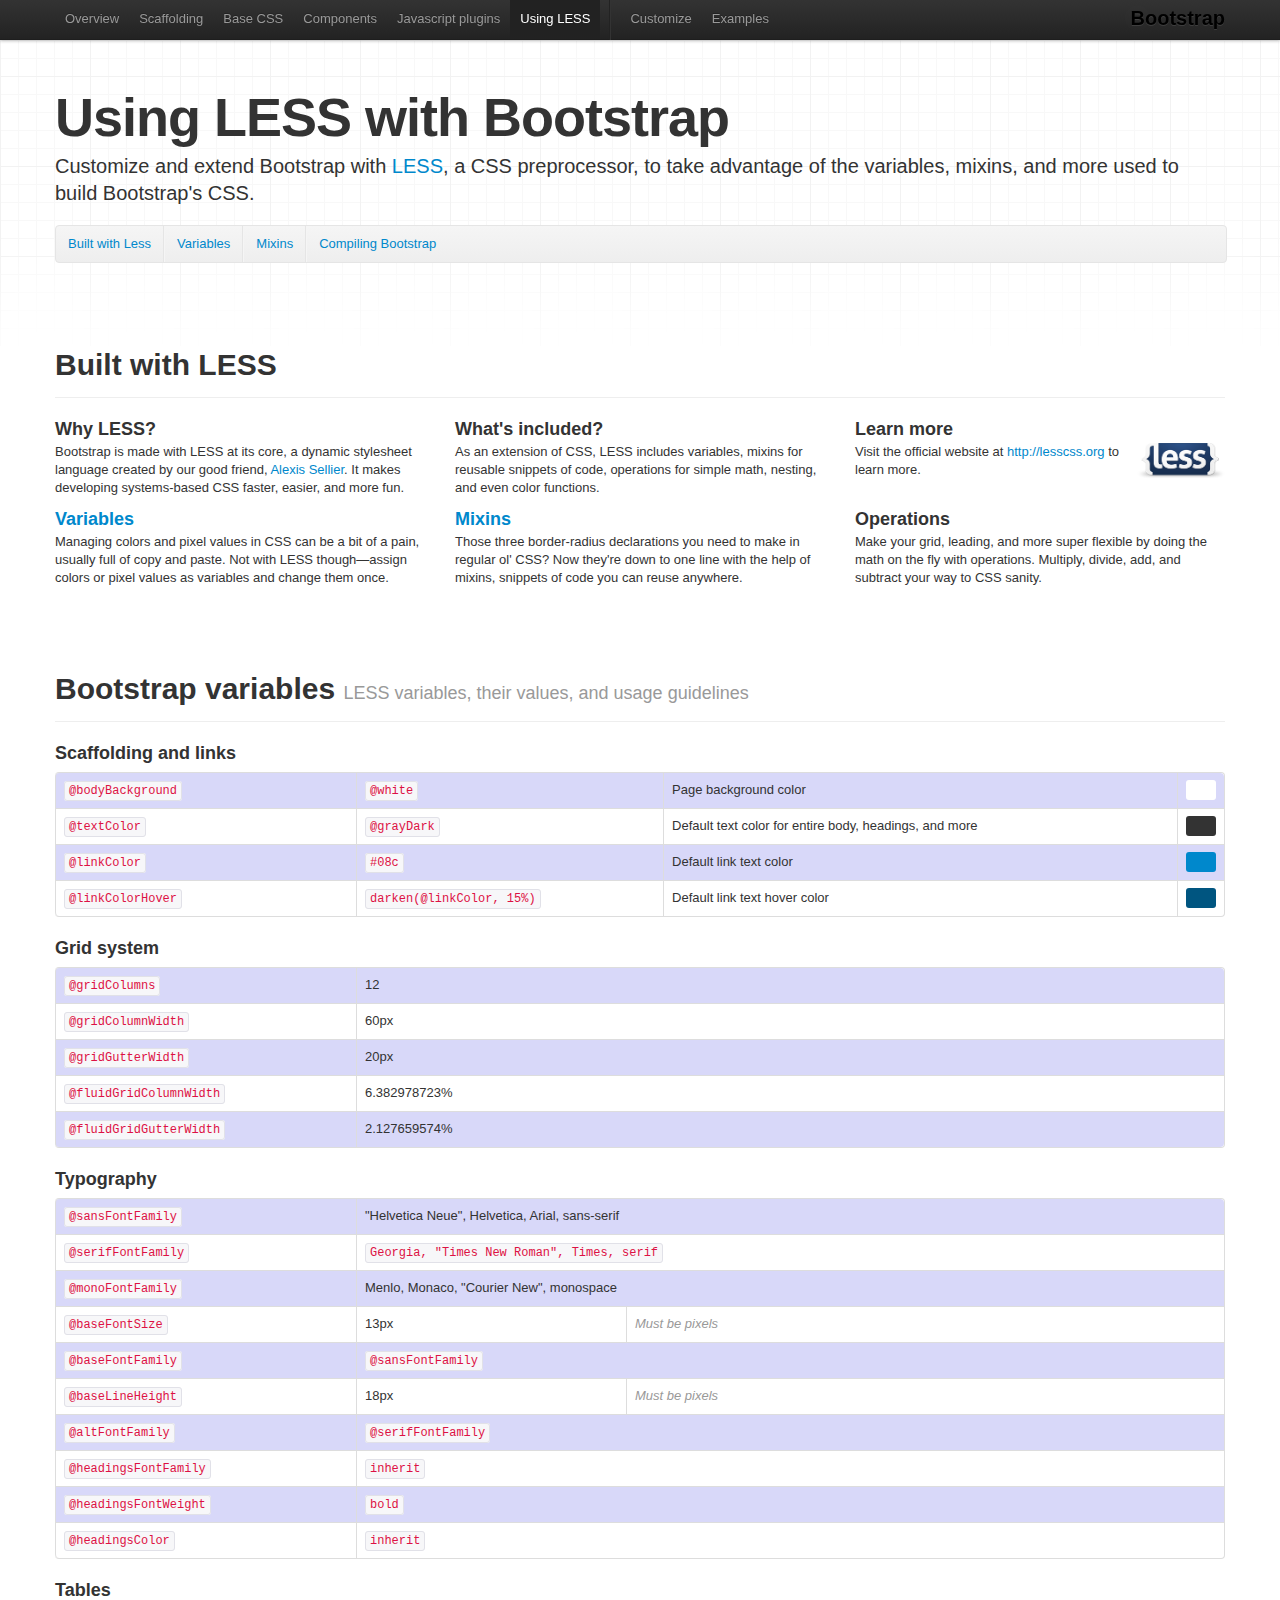
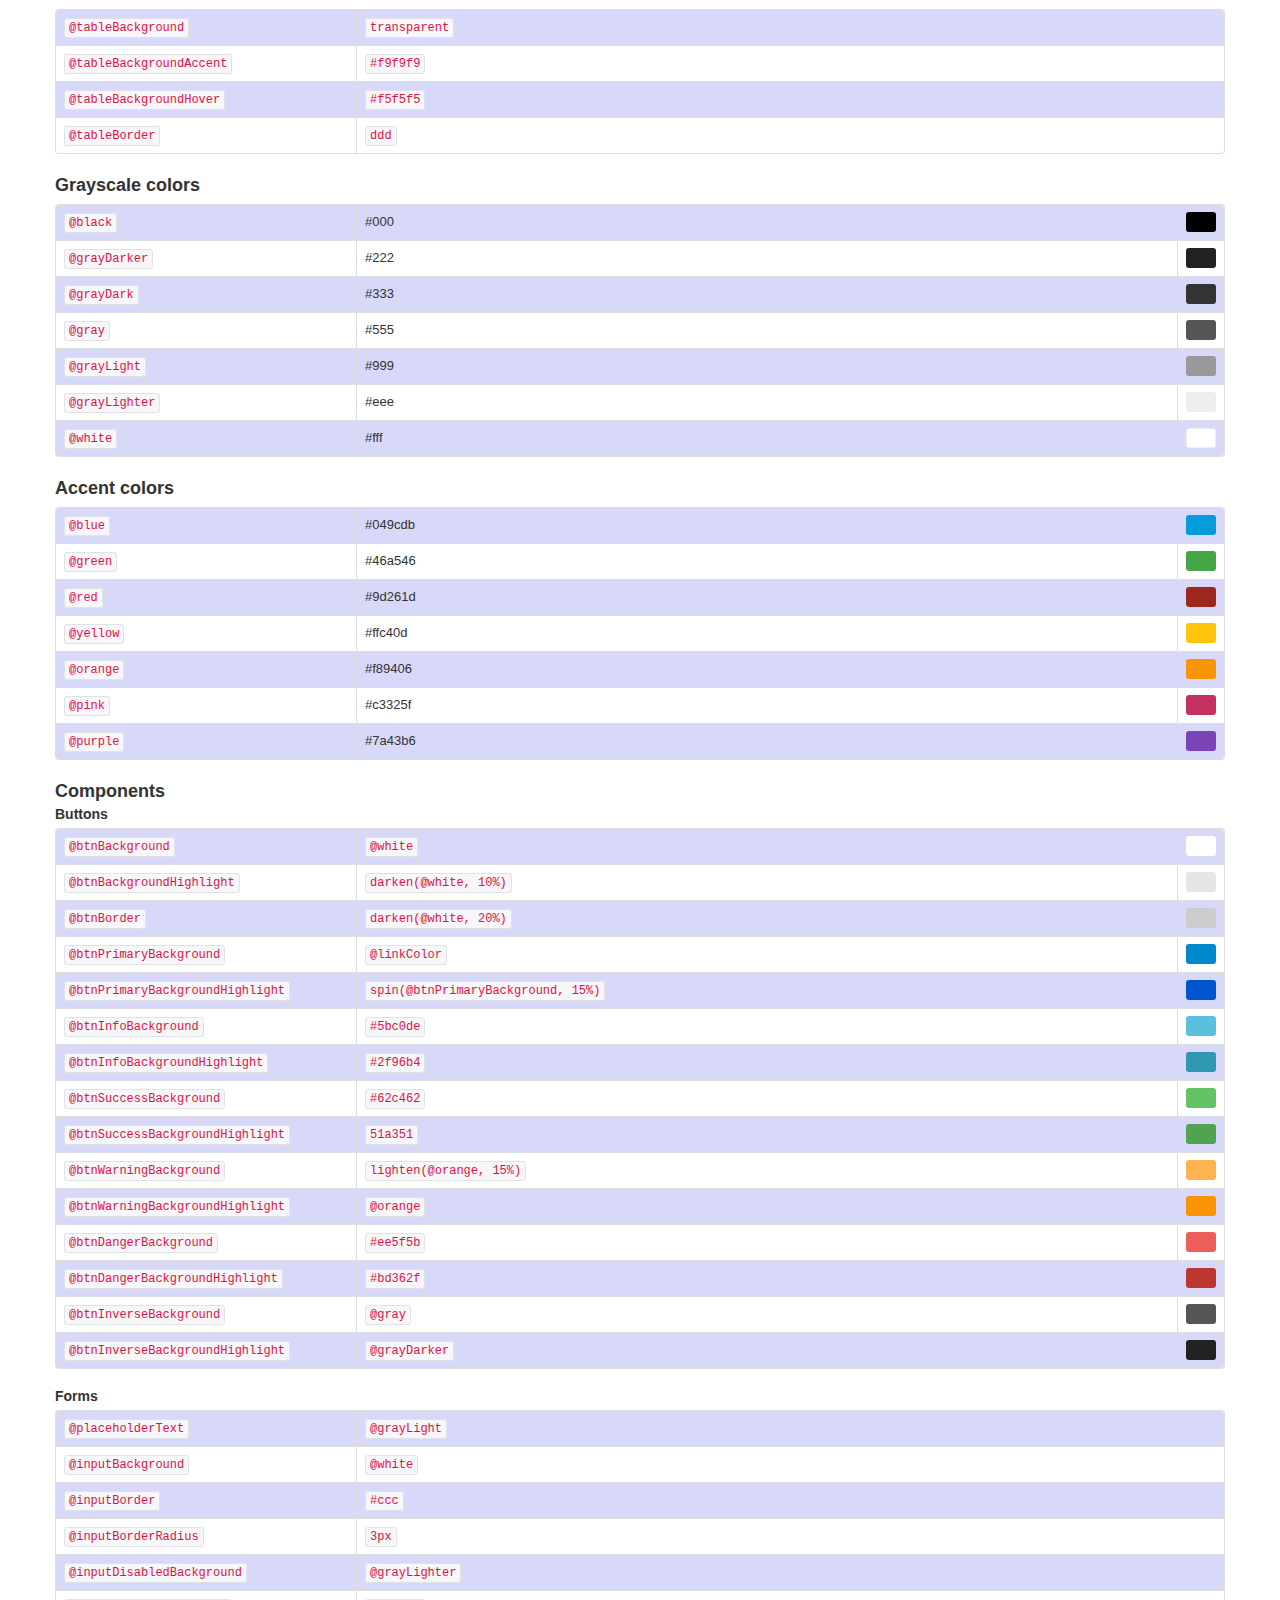
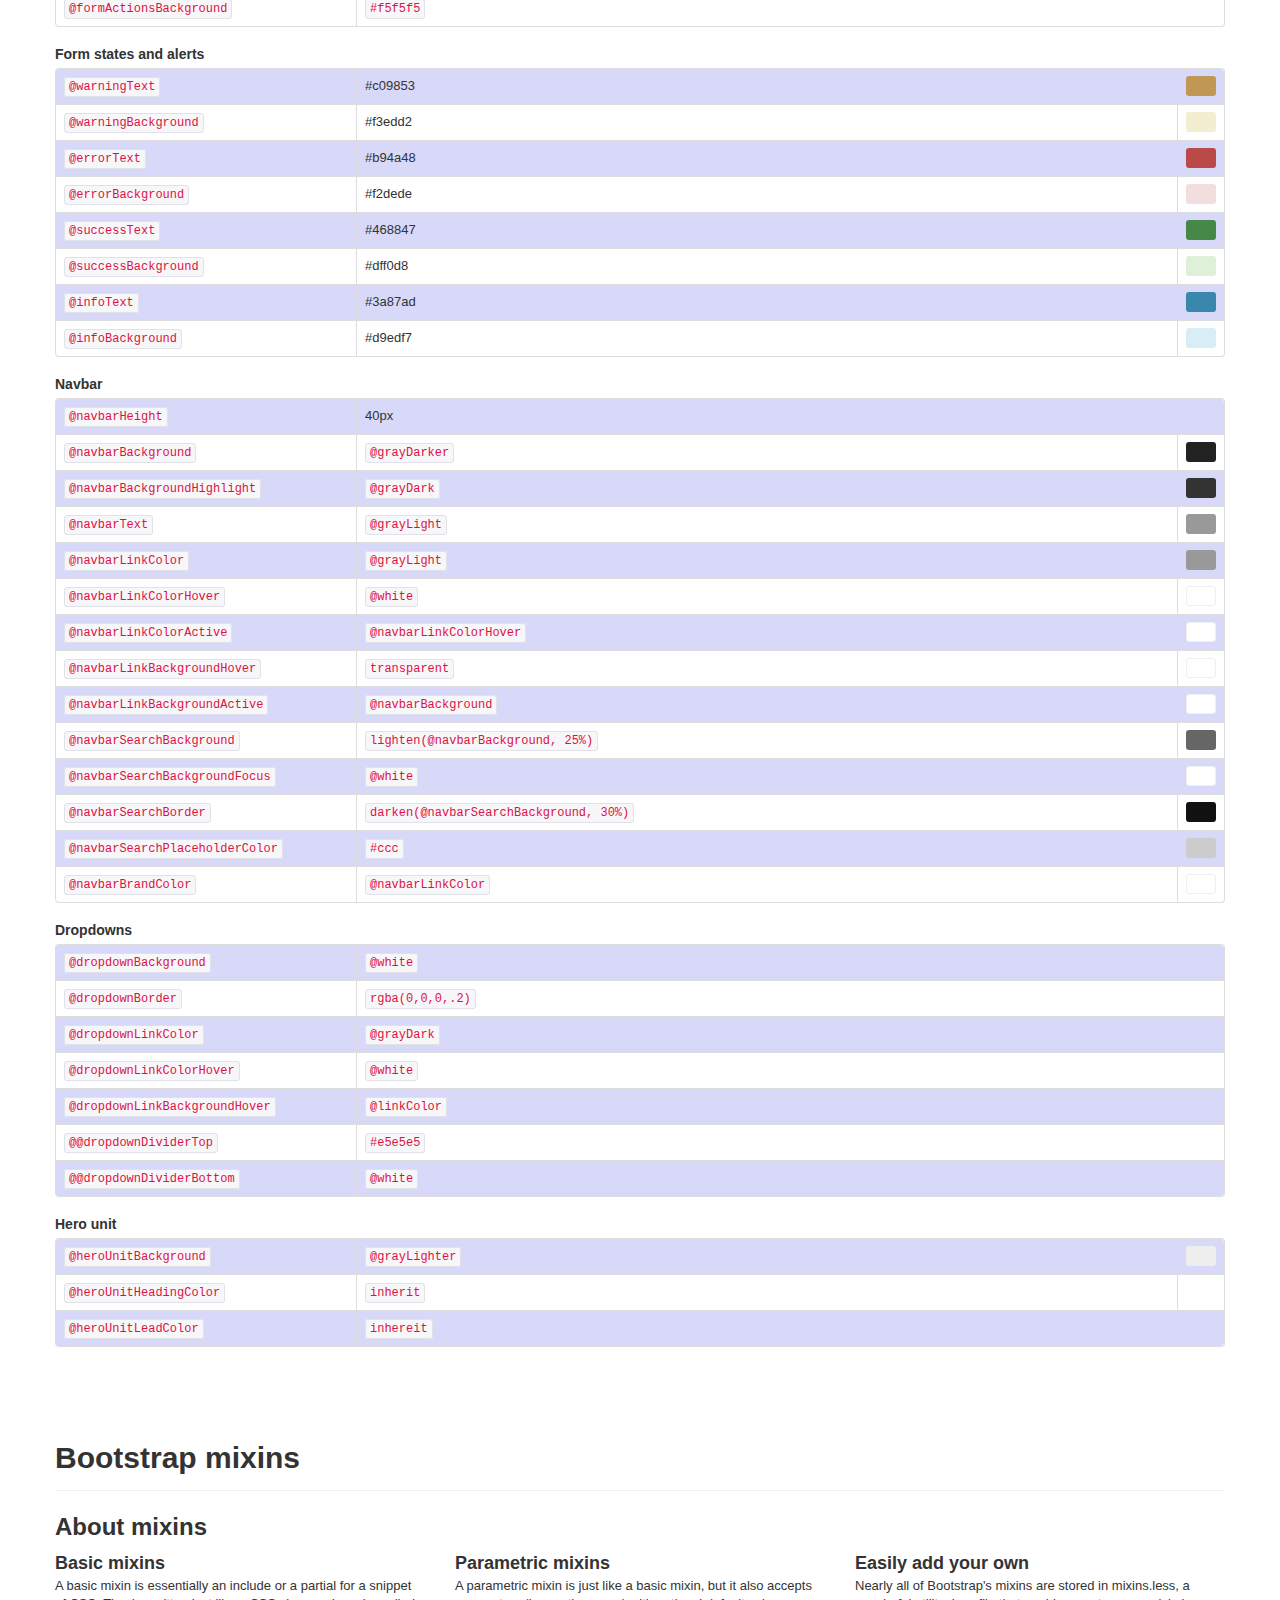
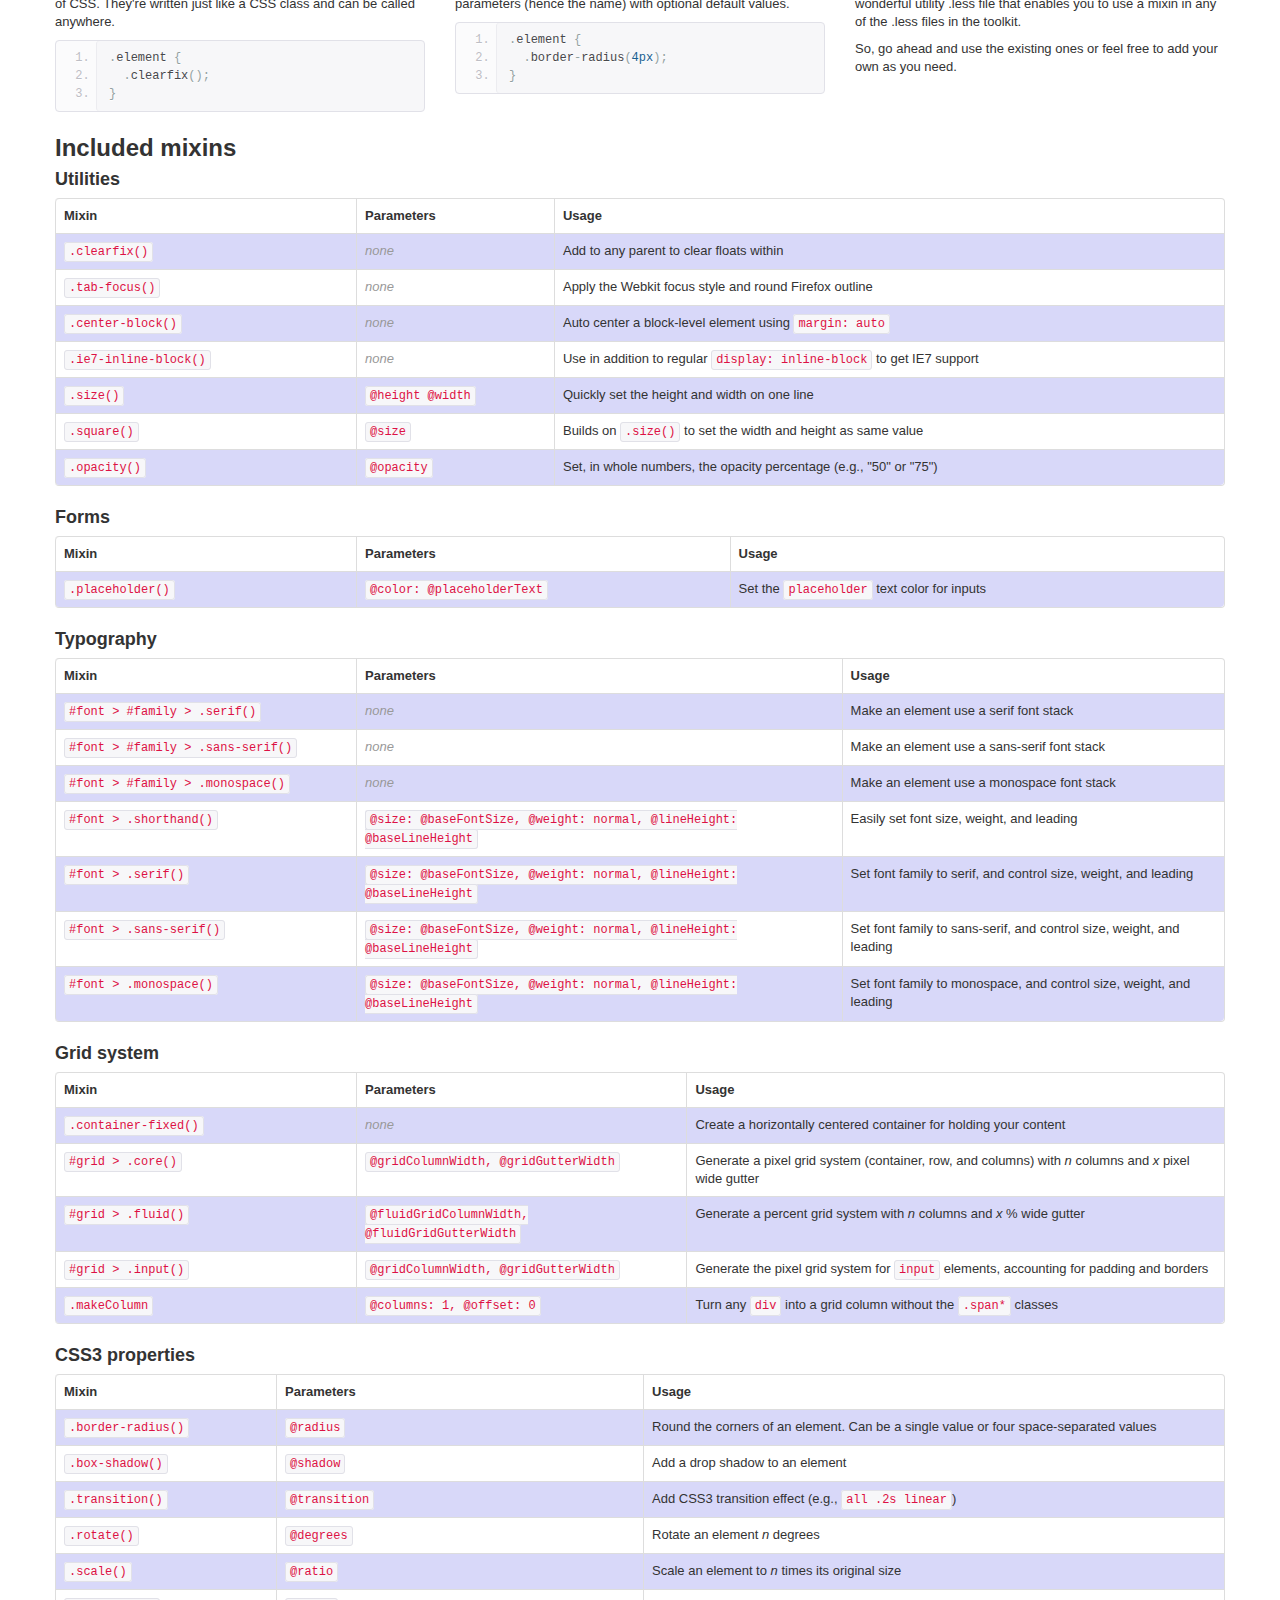
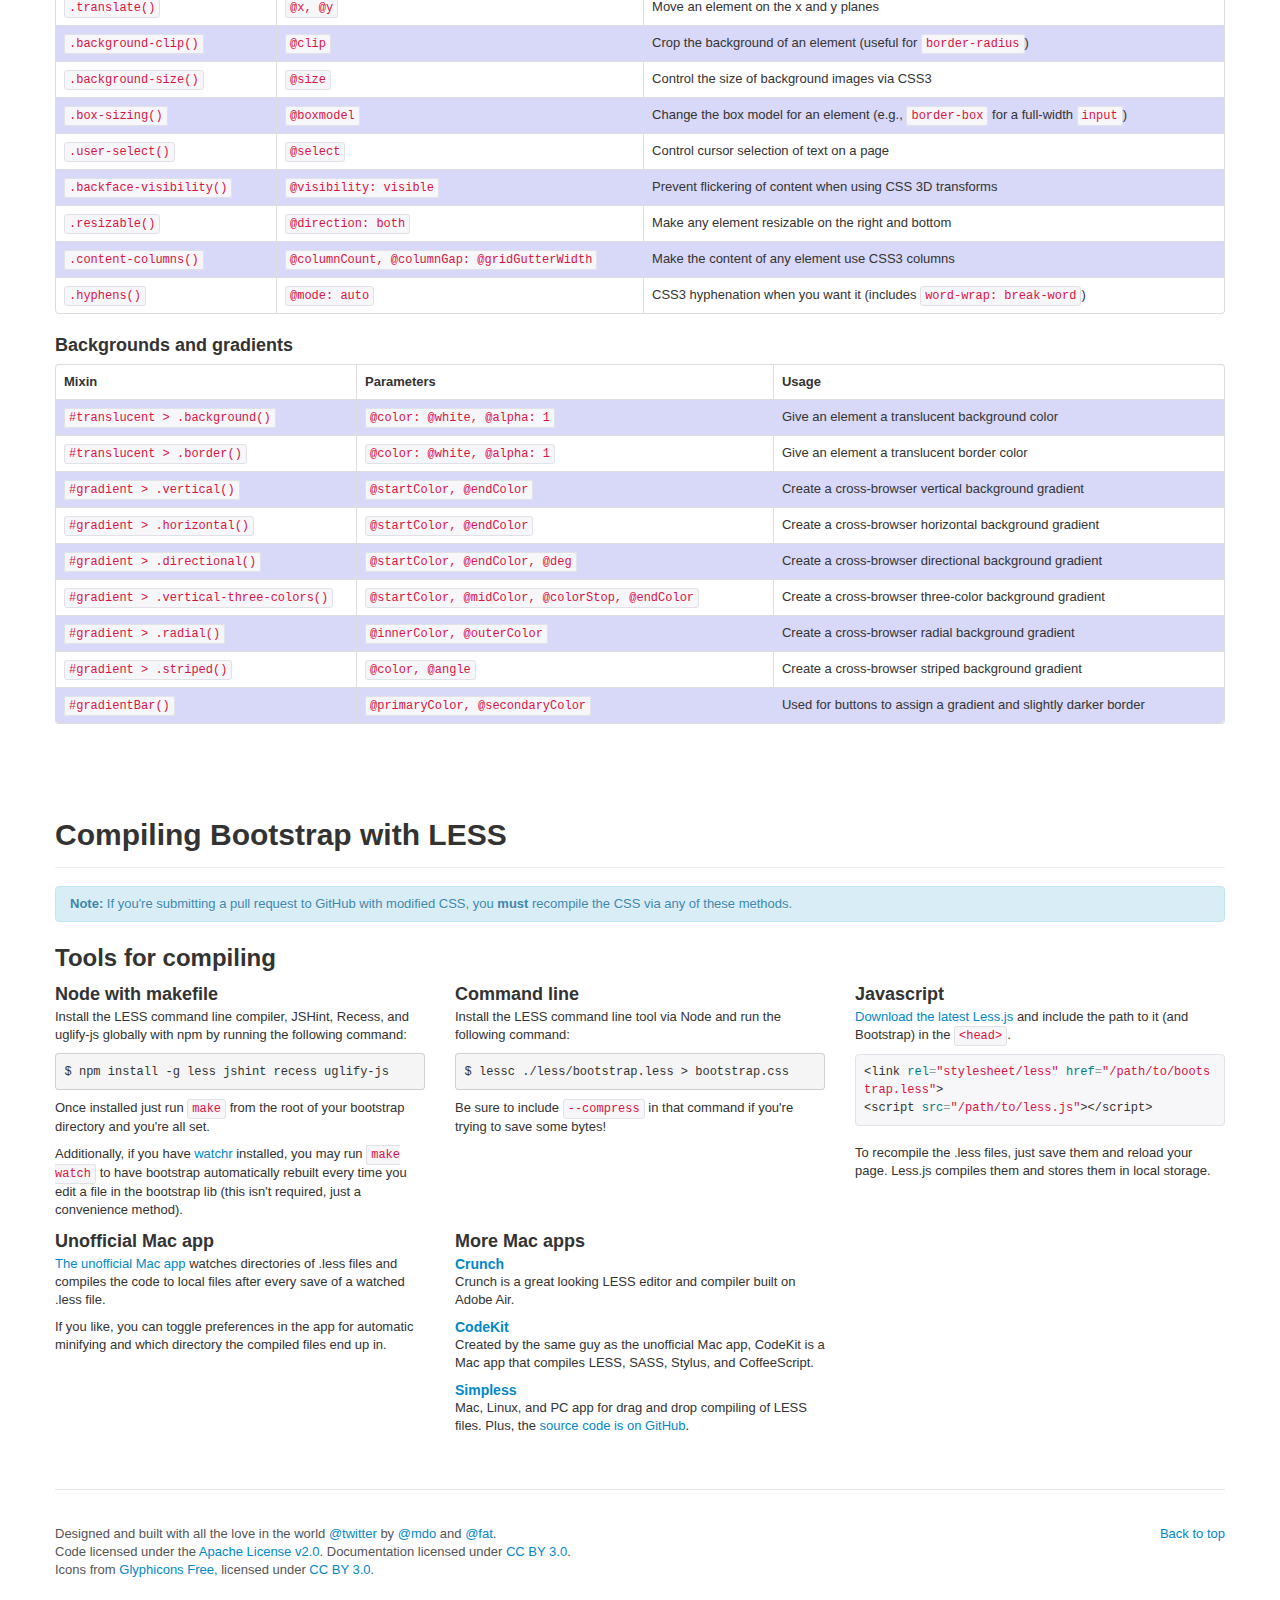
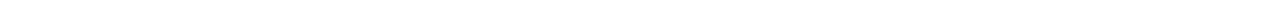
<file: twitter-bootstrap/docs/less.html>
<!DOCTYPE html>
<html lang="en">
  <head>
    <meta charset="utf-8">
    <title>Less · Twitter Bootstrap</title>
    <meta name="viewport" content="width=device-width, initial-scale=1.0">
    <meta name="description" content="">
    <meta name="author" content="">

    <!-- Le styles -->
    <link href="assets/css/bootstrap.css" rel="stylesheet">
    <link href="assets/css/bootstrap-responsive.css" rel="stylesheet">
    <link href="assets/css/docs.css" rel="stylesheet">
    <link href="assets/js/google-code-prettify/prettify.css" rel="stylesheet">

    <!-- Le HTML5 shim, for IE6-8 support of HTML5 elements -->
    <!--[if lt IE 9]>
      <script src="http://html5shim.googlecode.com/svn/trunk/html5.js"></script>
    <![endif]-->

    <!-- Le fav and touch icons -->
    <link rel="shortcut icon" href="assets/ico/favicon.ico">
    <link rel="apple-touch-icon-precomposed" sizes="144x144" href="assets/ico/apple-touch-icon-144-precomposed.png">
    <link rel="apple-touch-icon-precomposed" sizes="114x114" href="assets/ico/apple-touch-icon-114-precomposed.png">
    <link rel="apple-touch-icon-precomposed" sizes="72x72" href="assets/ico/apple-touch-icon-72-precomposed.png">
    <link rel="apple-touch-icon-precomposed" href="assets/ico/apple-touch-icon-57-precomposed.png">

  </head>

  <body data-spy="scroll" data-target=".subnav" data-offset="50">


  <!-- Navbar
    ================================================== -->
    <div class="navbar navbar-fixed-top">
      <div class="navbar-inner">
        <div class="container">
          <button type="button"class="btn btn-navbar" data-toggle="collapse" data-target=".nav-collapse">
            <span class="icon-bar"></span>
            <span class="icon-bar"></span>
            <span class="icon-bar"></span>
          </button>
          <a class="brand" href="./index.html">Bootstrap</a>
          <div class="nav-collapse collapse">
            <ul class="nav">
              <li class="">
                <a href="./index.html">Overview</a>
              </li>
              <li class="">
                <a href="./scaffolding.html">Scaffolding</a>
              </li>
              <li class="">
                <a href="./base-css.html">Base CSS</a>
              </li>
              <li class="">
                <a href="./components.html">Components</a>
              </li>
              <li class="">
                <a href="./javascript.html">Javascript plugins</a>
              </li>
              <li class="active">
                <a href="./less.html">Using LESS</a>
              </li>
              <li class="divider-vertical"></li>
              <li class="">
                <a href="./download.html">Customize</a>
              </li>
              <li class="">
                <a href="./examples.html">Examples</a>
              </li>
            </ul>
          </div>
        </div>
      </div>
    </div>

    <div class="container">

<!-- Masthead
================================================== -->
<header class="jumbotron subhead" id="overview">
  <h1>Using LESS with Bootstrap</h1>
  <p class="lead">Customize and extend Bootstrap with <a href="http://lesscss.org" target="_blank">LESS</a>, a CSS preprocessor, to take advantage of the variables, mixins, and more used to build Bootstrap's CSS.</p>
  <div class="subnav">
    <ul class="nav nav-pills">
      <li><a href="#builtWith">Built with Less</a></li>
      <li><a href="#variables">Variables</a></li>
      <li><a href="#mixins">Mixins</a></li>
      <li><a href="#compiling">Compiling Bootstrap</a></li>
    </ul>
  </div>
</header>



<!-- BUILT WITH LESS
================================================== -->
<section id="builtWith">
  <div class="page-header">
    <h1>Built with LESS</h1>
  </div>
  <div class="row">
    <div class="span4">
      <h3>Why LESS?</h3>
      <p>Bootstrap is made with LESS at its core, a dynamic stylesheet language created by our good friend, <a href="http://cloudhead.io">Alexis Sellier</a>. It makes developing systems-based CSS faster, easier, and more fun.</p>
    </div>
    <div class="span4">
      <h3>What's included?</h3>
      <p>As an extension of CSS, LESS includes variables, mixins for reusable snippets of code, operations for simple math, nesting, and even color functions.</p>
    </div>
    <div class="span4">
      <h3>Learn more</h3>
      <img style="float: right; height: 36px;" src="assets/img/less-logo-large.png" alt="LESS CSS">
      <p>Visit the official website at <a href="http://lesscss.org">http://lesscss.org</a> to learn more.</p>
    </div>
  </div>
  <div class="row">
    <div class="span4">
      <h3><a href="#variables">Variables</a></h3>
      <p>Managing colors and pixel values in CSS can be a bit of a pain, usually full of copy and paste. Not with LESS though&mdash;assign colors or pixel values as variables and change them once.</p>
    </div>
    <div class="span4">
      <h3><a href="#mixins">Mixins</a></h3>
      <p>Those three border-radius declarations you need to make in regular ol' CSS? Now they're down to one line with the help of mixins, snippets of code you can reuse anywhere.</p>
    </div>
    <div class="span4">
      <h3>Operations</h3>
      <p>Make your grid, leading, and more super flexible by doing the math on the fly with operations. Multiply, divide, add, and subtract your way to CSS sanity.</p>
    </div>
  </div>
</section>



<!-- VARIABLES
================================================== -->
<section id="variables">
  <div class="page-header">
    <h1>Bootstrap variables <small>LESS variables, their values, and usage guidelines</small></h1>
  </div>

  <h3>Scaffolding and links</h3>
  <table class="table table-bordered table-striped">
    <tbody>
      <tr>
        <td class="span4"><code>@bodyBackground</code></td>
        <td><code>@white</code></td>
        <td>Page background color</td>
        <td class="swatch-col"><span class="swatch" style="background-color: #fff;"></span></td>
      </tr>
      <tr>
        <td><code>@textColor</code></td>
        <td><code>@grayDark</code></td>
        <td>Default text color for entire body, headings, and more</td>
        <td class="swatch-col"><span class="swatch" style="background-color: #333;"></span></td>
      </tr>
      <tr>
        <td><code>@linkColor</code></td>
        <td><code>#08c</code></td>
        <td>Default link text color</td>
        <td class="swatch-col"><span class="swatch" style="background-color: #08c;"></span></td>
      </tr>
      <tr>
        <td><code>@linkColorHover</code></td>
        <td><code>darken(@linkColor, 15%)</code></td>
        <td>Default link text hover color</td>
        <td><span class="swatch" style="background-color: #005580;"></span></td>
      </tr>
    </tbody>
  </table>
  <h3>Grid system</h3>
  <table class="table table-bordered table-striped">
    <tbody>
      <tr>
        <td class="span4"><code>@gridColumns</code></td>
        <td>12</td>
      </tr>
      <tr>
        <td><code>@gridColumnWidth</code></td>
        <td>60px</td>
      </tr>
      <tr>
        <td><code>@gridGutterWidth</code></td>
        <td>20px</td>
      </tr>
      <tr>
        <td><code>@fluidGridColumnWidth</code></td>
        <td>6.382978723%</td>
      </tr>
      <tr>
        <td><code>@fluidGridGutterWidth</code></td>
        <td>2.127659574%</td>
      </tr>
    </tbody>
  </table>
  <h3>Typography</h3>
  <table class="table table-bordered table-striped">
    <tbody>
      <tr>
        <td class="span4"><code>@sansFontFamily</code></td>
        <td colspan="2">"Helvetica Neue", Helvetica, Arial, sans-serif</td>
      </tr>
      <tr>
        <td><code>@serifFontFamily</code></td>
        <td colspan="2"><code>Georgia, "Times New Roman", Times, serif</code></td>
      </tr>
      <tr>
        <td><code>@monoFontFamily</code></td>
        <td colspan="2">Menlo, Monaco, "Courier New", monospace</td>
      </tr>

      <tr>
        <td><code>@baseFontSize</code></td>
        <td>13px</td>
        <td><em class="muted">Must be pixels</em></td>
      </tr>
      <tr>
        <td><code>@baseFontFamily</code></td>
        <td colspan="2"><code>@sansFontFamily</code></td>
      </tr>
      <tr>
        <td><code>@baseLineHeight</code></td>
        <td>18px</td>
        <td><em class="muted">Must be pixels</em></td>
      </tr>
      <tr>
        <td><code>@altFontFamily</code></td>
        <td colspan="2"><code>@serifFontFamily</code></td>
      </tr>

      <tr>
        <td><code>@headingsFontFamily</code></td>
        <td colspan="2"><code>inherit</code></td>
      </tr>
      <tr>
        <td><code>@headingsFontWeight</code></td>
        <td colspan="2"><code>bold</code></td>
      </tr>
      <tr>
        <td><code>@headingsColor</code></td>
        <td colspan="2"><code>inherit</code></td>
      </tr>
    </tbody>
  </table>
  <h3>Tables</h3>
  <table class="table table-bordered table-striped">
    <tbody>
      <tr>
        <td class="span4"><code>@tableBackground</code></td>
        <td><code>transparent</code></td>
      </tr>
      <tr>
        <td><code>@tableBackgroundAccent</code></td>
        <td><code>#f9f9f9</code></td>
      </tr>
      <tr>
        <td><code>@tableBackgroundHover</code></td>
        <td><code>#f5f5f5</code></td>
      </tr>
      <tr>
        <td><code>@tableBorder</code></td>
        <td><code>ddd</code></td>
      </tr>
    </tbody>
  </table>

  <h3>Grayscale colors</h3>
  <table class="table table-bordered table-striped">
    <tbody>
      <tr>
        <td class="span4"><code>@black</code></td>
        <td>#000</td>
        <td class="swatch-col"><span class="swatch" style="background-color: #000;"></span></td>
      </tr>
      <tr>
        <td><code>@grayDarker</code></td>
        <td>#222</td>
        <td><span class="swatch" style="background-color: #222;"></span></td>
      </tr>
      <tr>
        <td><code>@grayDark</code></td>
        <td>#333</td>
        <td><span class="swatch" style="background-color: #333;"></span></td>
      </tr>
      <tr>
        <td><code>@gray</code></td>
        <td>#555</td>
        <td><span class="swatch" style="background-color: #555;"></span></td>
      </tr>
      <tr>
        <td><code>@grayLight</code></td>
        <td>#999</td>
        <td><span class="swatch" style="background-color: #999;"></span></td>
      </tr>
      <tr>
        <td><code>@grayLighter</code></td>
        <td>#eee</td>
        <td><span class="swatch" style="background-color: #eee;"></span></td>
      </tr>
      <tr>
        <td><code>@white</code></td>
        <td>#fff</td>
        <td><span class="swatch swatch-bordered" style="background-color: #fff;"></span></td>
      </tr>
    </tbody>
  </table>
  <h3>Accent colors</h3>
  <table class="table table-bordered table-striped">
    <tbody>
      <tr>
        <td class="span4"><code>@blue</code></td>
        <td>#049cdb</td>
        <td class="swatch-col"><span class="swatch" style="background-color: #049cdb;"></span></td>
      </tr>
      <tr>
        <td><code>@green</code></td>
        <td>#46a546</td>
        <td><span class="swatch" style="background-color: #46a546;"></span></td>
      </tr>
      <tr>
        <td><code>@red</code></td>
        <td>#9d261d</td>
        <td><span class="swatch" style="background-color: #9d261d;"></span></td>
      </tr>
      <tr>
        <td><code>@yellow</code></td>
        <td>#ffc40d</td>
        <td><span class="swatch" style="background-color: #ffc40d;"></span></td>
      </tr>
      <tr>
        <td><code>@orange</code></td>
        <td>#f89406</td>
        <td><span class="swatch" style="background-color: #f89406;"></span></td>
      </tr>
      <tr>
        <td><code>@pink</code></td>
        <td>#c3325f</td>
        <td><span class="swatch" style="background-color: #c3325f;"></span></td>
      </tr>
      <tr>
        <td><code>@purple</code></td>
        <td>#7a43b6</td>
        <td><span class="swatch" style="background-color: #7a43b6;"></span></td>
      </tr>
    </tbody>
  </table>


  <h3>Components</h3>

  <h4>Buttons</h4>
  <table class="table table-bordered table-striped">
    <tbody>
      <tr>
        <td class="span4"><code>@btnBackground</code></td>
        <td><code>@white</code></td>
        <td class="swatch-col"><span class="swatch" style="background-color: #fff;"></span></td>
      </tr>
      <tr>
        <td><code>@btnBackgroundHighlight</code></td>
        <td><code>darken(@white, 10%)</code></td>
        <td class="swatch-col"><span class="swatch" style="background-color: #e6e6e6;"></span></td>
      </tr>
      <tr>
        <td><code>@btnBorder</code></td>
        <td><code>darken(@white, 20%)</code></td>
        <td class="swatch-col"><span class="swatch" style="background-color: #ccc;"></span></td>
      </tr>

      <tr>
        <td><code>@btnPrimaryBackground</code></td>
        <td><code>@linkColor</code></td>
        <td class="swatch-col"><span class="swatch" style="background-color: #08c;"></span></td>
      </tr>
      <tr>
        <td><code>@btnPrimaryBackgroundHighlight</code></td>
        <td><code>spin(@btnPrimaryBackground, 15%)</code></td>
        <td class="swatch-col"><span class="swatch" style="background-color: #05c;"></span></td>
      </tr>

      <tr>
        <td><code>@btnInfoBackground</code></td>
        <td><code>#5bc0de</code></td>
        <td class="swatch-col"><span class="swatch" style="background-color: #5bc0de;"></span></td>
      </tr>
      <tr>
        <td><code>@btnInfoBackgroundHighlight</code></td>
        <td><code>#2f96b4</code></td>
        <td class="swatch-col"><span class="swatch" style="background-color: #2f96b4;"></span></td>
      </tr>

      <tr>
        <td><code>@btnSuccessBackground</code></td>
        <td><code>#62c462</code></td>
        <td class="swatch-col"><span class="swatch" style="background-color: #62c462;"></span></td>
      </tr>
      <tr>
        <td><code>@btnSuccessBackgroundHighlight</code></td>
        <td><code>51a351</code></td>
        <td class="swatch-col"><span class="swatch" style="background-color: #51a351;"></span></td>
      </tr>

      <tr>
        <td><code>@btnWarningBackground</code></td>
        <td><code>lighten(@orange, 15%)</code></td>
        <td class="swatch-col"><span class="swatch" style="background-color: #fbb450;"></span></td>
      </tr>
      <tr>
        <td><code>@btnWarningBackgroundHighlight</code></td>
        <td><code>@orange</code></td>
        <td class="swatch-col"><span class="swatch" style="background-color: #f89406;"></span></td>
      </tr>

      <tr>
        <td><code>@btnDangerBackground</code></td>
        <td><code>#ee5f5b</code></td>
        <td class="swatch-col"><span class="swatch" style="background-color: #ee5f5b;"></span></td>
      </tr>
      <tr>
        <td><code>@btnDangerBackgroundHighlight</code></td>
        <td><code>#bd362f</code></td>
        <td class="swatch-col"><span class="swatch" style="background-color: #bd362f;"></span></td>
      </tr>

      <tr>
        <td><code>@btnInverseBackground</code></td>
        <td><code>@gray</code></td>
        <td class="swatch-col"><span class="swatch" style="background-color: #555;"></span></td>
      </tr>
      <tr>
        <td><code>@btnInverseBackgroundHighlight</code></td>
        <td><code>@grayDarker</code></td>
        <td class="swatch-col"><span class="swatch" style="background-color: #222;"></span></td>
      </tr>
    </tbody>
  </table>
  <h4>Forms</h4>
  <table class="table table-bordered table-striped">
    <tbody>
      <tr>
        <td class="span4"><code>@placeholderText</code></td>
        <td><code>@grayLight</code></td>
      </tr>
      <tr>
        <td><code>@inputBackground</code></td>
        <td><code>@white</code></td>
      </tr>
      <tr>
        <td><code>@inputBorder</code></td>
        <td><code>#ccc</code></td>
      </tr>
      <tr>
        <td><code>@inputBorderRadius</code></td>
        <td><code>3px</code></td>
      </tr>
      <tr>
        <td><code>@inputDisabledBackground</code></td>
        <td><code>@grayLighter</code></td>
      </tr>
      <tr>
        <td><code>@formActionsBackground</code></td>
        <td><code>#f5f5f5</code></td>
      </tr>
    </tbody>
  </table>
  <h4>Form states and alerts</h4>
  <table class="table table-bordered table-striped">
    <tbody>
      <tr>
        <td class="span4"><code>@warningText</code></td>
        <td>#c09853</td>
        <td><span class="swatch" style="background-color: #c09853;"></span></td>
      </tr>
      <tr>
        <td><code>@warningBackground</code></td>
        <td>#f3edd2</td>
        <td class="swatch-col"><span class="swatch" style="background-color: #f3edd2;"></span></td>
      </tr>
      <tr>
        <td><code>@errorText</code></td>
        <td>#b94a48</td>
        <td><span class="swatch" style="background-color: #b94a48;"></span></td>
      </tr>
      <tr>
        <td><code>@errorBackground</code></td>
        <td>#f2dede</td>
        <td><span class="swatch" style="background-color: #f2dede;"></span></td>
      </tr>
      <tr>
        <td><code>@successText</code></td>
        <td>#468847</td>
        <td><span class="swatch" style="background-color: #468847;"></span></td>
      </tr>
      <tr>
        <td><code>@successBackground</code></td>
        <td>#dff0d8</td>
        <td><span class="swatch" style="background-color: #dff0d8;"></span></td>
      </tr>
      <tr>
        <td><code>@infoText</code></td>
        <td>#3a87ad</td>
        <td><span class="swatch" style="background-color: #3a87ad;"></span></td>
      </tr>
      <tr>
        <td><code>@infoBackground</code></td>
        <td>#d9edf7</td>
        <td><span class="swatch" style="background-color: #d9edf7;"></span></td>
      </tr>
    </tbody>
  </table>

  <h4>Navbar</h4>
  <table class="table table-bordered table-striped">
    <tbody>
      <tr>
        <td class="span4"><code>@navbarHeight</code></td>
        <td>40px</td>
        <td class="swatch-col"></td>
      </tr>
      <tr>
        <td><code>@navbarBackground</code></td>
        <td><code>@grayDarker</code></td>
        <td><span class="swatch" style="background-color: #222;"></span></td>
      </tr>
      <tr>
        <td><code>@navbarBackgroundHighlight</code></td>
        <td><code>@grayDark</code></td>
        <td><span class="swatch" style="background-color: #333;"></span></td>
      </tr>

      <tr>
        <td><code>@navbarText</code></td>
        <td><code>@grayLight</code></td>
        <td><span class="swatch" style="background-color: #999;"></span></td>
      </tr>
      <tr>
        <td><code>@navbarLinkColor</code></td>
        <td><code>@grayLight</code></td>
        <td><span class="swatch" style="background-color: #999;"></span></td>
      </tr>
      <tr>
        <td><code>@navbarLinkColorHover</code></td>
        <td><code>@white</code></td>
        <td><span class="swatch swatch-bordered" style="background-color: #fff;"></span></td>
      </tr>
      <tr>
        <td><code>@navbarLinkColorActive</code></td>
        <td><code>@navbarLinkColorHover</code></td>
        <td><span class="swatch swatch-bordered" style="background-color: #fff;"></span></td>
      </tr>
      <tr>
        <td><code>@navbarLinkBackgroundHover</code></td>
        <td><code>transparent</code></td>
        <td><span class="swatch swatch-bordered" style="background-color: transparent;"></span></td>
      </tr>
      <tr>
        <td><code>@navbarLinkBackgroundActive</code></td>
        <td><code>@navbarBackground</code></td>
        <td><span class="swatch swatch-bordered" style="background-color: #fff;"></span></td>
      </tr>

      <tr>
        <td><code>@navbarSearchBackground</code></td>
        <td><code>lighten(@navbarBackground, 25%)</code></td>
        <td><span class="swatch" style="background-color: #666;"></span></td>
      </tr>
      <tr>
        <td><code>@navbarSearchBackgroundFocus</code></td>
        <td><code>@white</code></td>
        <td><span class="swatch swatch-bordered" style="background-color: #fff;"></span></td>
      </tr>
      <tr>
        <td><code>@navbarSearchBorder</code></td>
        <td><code>darken(@navbarSearchBackground, 30%)</code></td>
        <td><span class="swatch" style="background-color: #111;"></span></td>
      </tr>
      <tr>
        <td><code>@navbarSearchPlaceholderColor</code></td>
        <td><code>#ccc</code></td>
        <td><span class="swatch" style="background-color: #ccc;"></span></td>
      </tr>
      <tr>
        <td><code>@navbarBrandColor</code></td>
        <td><code>@navbarLinkColor</code></td>
        <td><span class="swatch swatch-bordered" style="background-color: #fff;"></span></td>
      </tr>
    </tbody>
  </table>
  <h4>Dropdowns</h4>
  <table class="table table-bordered table-striped">
    <tbody>
      <tr>
        <td class="span4"><code>@dropdownBackground</code></td>
        <td><code>@white</code></td>
      </tr>
      <tr>
        <td><code>@dropdownBorder</code></td>
        <td><code>rgba(0,0,0,.2)</code></td>
      </tr>
      <tr>
        <td><code>@dropdownLinkColor</code></td>
        <td><code>@grayDark</code></td>
      </tr>
      <tr>
        <td><code>@dropdownLinkColorHover</code></td>
        <td><code>@white</code></td>
      </tr>
      <tr>
        <td><code>@dropdownLinkBackgroundHover</code></td>
        <td><code>@linkColor</code></td>
      </tr>
      <tr>
        <td><code>@@dropdownDividerTop</code></td>
        <td><code>#e5e5e5</code></td>
      </tr>
      <tr>
        <td><code>@@dropdownDividerBottom</code></td>
        <td><code>@white</code></td>
      </tr>
    </tbody>
  </table>
  <h4>Hero unit</h4>
  <table class="table table-bordered table-striped">
    <tbody>
      <tr>
        <td class="span4"><code>@heroUnitBackground</code></td>
        <td><code>@grayLighter</code></td>
        <td class="swatch-col"><span class="swatch" style="background-color: #eee;"></span></td>
      </tr>
      <tr>
        <td class="span2"><code>@heroUnitHeadingColor</code></td>
        <td><code>inherit</code></td>
        <td></td>
      </tr>
      <tr>
        <td><code>@heroUnitLeadColor</code></td>
        <td><code>inhereit</code></td>
        <td></td>
      </tr>
    </tbody>
  </table>


</section>



<!-- MIXINS
================================================== -->
<section id="mixins">
  <div class="page-header">
    <h1>Bootstrap mixins <small></small></h1>
  </div>
  <h2>About mixins</h2>
  <div class="row">
    <div class="span4">
      <h3>Basic mixins</h3>
      <p>A basic mixin is essentially an include or a partial for a snippet of CSS. They're written just like a CSS class and can be called anywhere.</p>
<pre class="prettyprint linenums">
.element {
  .clearfix();
}
</pre>
    </div><!-- /span4 -->
    <div class="span4">
      <h3>Parametric mixins</h3>
      <p>A parametric mixin is just like a basic mixin, but it also accepts parameters (hence the name) with optional default values.</p>
<pre class="prettyprint linenums">
.element {
  .border-radius(4px);
}
</pre>
    </div><!-- /span4 -->
    <div class="span4">
      <h3>Easily add your own</h3>
      <p>Nearly all of Bootstrap's mixins are stored in mixins.less, a wonderful utility .less file that enables you to use a mixin in any of the .less files in the toolkit.</p>
      <p>So, go ahead and use the existing ones or feel free to add your own as you need.</p>
    </div><!-- /span4 -->
  </div><!-- /row -->
  <h2>Included mixins</h2>
  <h3>Utilities</h3>
  <table class="table table-bordered table-striped">
    <thead>
      <tr>
        <th class="span4">Mixin</th>
        <th>Parameters</th>
        <th>Usage</th>
      </tr>
    </thead>
    <tbody>
      <tr>
        <td><code>.clearfix()</code></td>
        <td><em class="muted">none</em></td>
        <td>Add to any parent to clear floats within</td>
      </tr>
      <tr>
        <td><code>.tab-focus()</code></td>
        <td><em class="muted">none</em></td>
        <td>Apply the Webkit focus style and round Firefox outline</td>
      </tr>
      <tr>
        <td><code>.center-block()</code></td>
        <td><em class="muted">none</em></td>
        <td>Auto center a block-level element using <code>margin: auto</code></td>
      </tr>
      <tr>
        <td><code>.ie7-inline-block()</code></td>
        <td><em class="muted">none</em></td>
        <td>Use in addition to regular <code>display: inline-block</code> to get IE7 support</td>
      </tr>
      <tr>
        <td><code>.size()</code></td>
        <td><code>@height @width</code></td>
        <td>Quickly set the height and width on one line</td>
      </tr>
      <tr>
        <td><code>.square()</code></td>
        <td><code>@size</code></td>
        <td>Builds on <code>.size()</code> to set the width and height as same value</td>
      </tr>
      <tr>
        <td><code>.opacity()</code></td>
        <td><code>@opacity</code></td>
        <td>Set, in whole numbers, the opacity percentage (e.g., "50" or "75")</td>
      </tr>
    </tbody>
  </table>
  <h3>Forms</h3>
  <table class="table table-bordered table-striped">
    <thead>
      <tr>
        <th class="span4">Mixin</th>
        <th>Parameters</th>
        <th>Usage</th>
      </tr>
    </thead>
    <tbody>
      <tr>
        <td><code>.placeholder()</code></td>
        <td><code>@color: @placeholderText</code></td>
        <td>Set the <code>placeholder</code> text color for inputs</td>
      </tr>
    </tbody>
  </table>
  <h3>Typography</h3>
  <table class="table table-bordered table-striped">
    <thead>
      <tr>
        <th class="span4">Mixin</th>
        <th>Parameters</th>
        <th>Usage</th>
      </tr>
    </thead>
    <tbody>
      <tr>
        <td><code>#font > #family > .serif()</code></td>
        <td><em class="muted">none</em></td>
        <td>Make an element use a serif font stack</td>
      </tr>
      <tr>
        <td><code>#font > #family > .sans-serif()</code></td>
        <td><em class="muted">none</em></td>
        <td>Make an element use a sans-serif font stack</td>
      </tr>
      <tr>
        <td><code>#font > #family > .monospace()</code></td>
        <td><em class="muted">none</em></td>
        <td>Make an element use a monospace font stack</td>
      </tr>
      <tr>
        <td><code>#font > .shorthand()</code></td>
        <td><code>@size: @baseFontSize, @weight: normal, @lineHeight: @baseLineHeight</code></td>
        <td>Easily set font size, weight, and leading</td>
      </tr>
      <tr>
        <td><code>#font > .serif()</code></td>
        <td><code>@size: @baseFontSize, @weight: normal, @lineHeight: @baseLineHeight</code></td>
        <td>Set font family to serif, and control size, weight, and leading</td>
      </tr>
      <tr>
        <td><code>#font > .sans-serif()</code></td>
        <td><code>@size: @baseFontSize, @weight: normal, @lineHeight: @baseLineHeight</code></td>
        <td>Set font family to sans-serif, and control size, weight, and leading</td>
      </tr>
      <tr>
        <td><code>#font > .monospace()</code></td>
        <td><code>@size: @baseFontSize, @weight: normal, @lineHeight: @baseLineHeight</code></td>
        <td>Set font family to monospace, and control size, weight, and leading</td>
      </tr>
    </tbody>
  </table>
  <h3>Grid system</h3>
  <table class="table table-bordered table-striped">
    <thead>
      <tr>
        <th class="span4">Mixin</th>
        <th>Parameters</th>
        <th>Usage</th>
      </tr>
    </thead>
    <tbody>
      <tr>
        <td><code>.container-fixed()</code></td>
        <td><em class="muted">none</em></td>
        <td>Create a horizontally centered container for holding your content</td>
      </tr>
      <tr>
        <td><code>#grid > .core()</code></td>
        <td><code>@gridColumnWidth, @gridGutterWidth</code></td>
        <td>Generate a pixel grid system (container, row, and columns) with <em>n</em> columns and <em>x</em> pixel wide gutter</td>
      </tr>
      <tr>
        <td><code>#grid > .fluid()</code></td>
        <td><code>@fluidGridColumnWidth, @fluidGridGutterWidth</code></td>
        <td>Generate a percent grid system with <em>n</em> columns and <em>x</em> % wide gutter</td>
      </tr>
      <tr>
        <td><code>#grid > .input()</code></td>
        <td><code>@gridColumnWidth, @gridGutterWidth</code></td>
        <td>Generate the pixel grid system for <code>input</code> elements, accounting for padding and borders</td>
      </tr>
      <tr>
        <td><code>.makeColumn</code></td>
        <td><code>@columns: 1, @offset: 0</code></td>
        <td>Turn any <code>div</code> into a grid column without the <code>.span*</code> classes</td>
      </tr>
    </tbody>
  </table>
  <h3>CSS3 properties</h3>
  <table class="table table-bordered table-striped">
    <thead>
      <tr>
        <th class="span3">Mixin</th>
        <th>Parameters</th>
        <th>Usage</th>
      </tr>
    </thead>
    <tbody>
      <tr>
        <td><code>.border-radius()</code></td>
        <td><code>@radius</code></td>
        <td>Round the corners of an element. Can be a single value or four space-separated values</td>
      </tr>
      <tr>
        <td><code>.box-shadow()</code></td>
        <td><code>@shadow</code></td>
        <td>Add a drop shadow to an element</td>
      </tr>
      <tr>
        <td><code>.transition()</code></td>
        <td><code>@transition</code></td>
        <td>Add CSS3 transition effect (e.g., <code>all .2s linear</code>)</td>
      </tr>
      <tr>
        <td><code>.rotate()</code></td>
        <td><code>@degrees</code></td>
        <td>Rotate an element <em>n</em> degrees</td>
      </tr>
      <tr>
        <td><code>.scale()</code></td>
        <td><code>@ratio</code></td>
        <td>Scale an element to <em>n</em> times its original size</td>
      </tr>
      <tr>
        <td><code>.translate()</code></td>
        <td><code>@x, @y</code></td>
        <td>Move an element on the x and y planes</td>
      </tr>
      <tr>
        <td><code>.background-clip()</code></td>
        <td><code>@clip</code></td>
        <td>Crop the background of an element (useful for <code>border-radius</code>)</td>
      </tr>
      <tr>
        <td><code>.background-size()</code></td>
        <td><code>@size</code></td>
        <td>Control the size of background images via CSS3</td>
      </tr>
      <tr>
        <td><code>.box-sizing()</code></td>
        <td><code>@boxmodel</code></td>
        <td>Change the box model for an element (e.g., <code>border-box</code> for a full-width <code>input</code>)</td>
      </tr>
      <tr>
        <td><code>.user-select()</code></td>
        <td><code>@select</code></td>
        <td>Control cursor selection of text on a page</td>
      </tr>
      <tr>
        <td><code>.backface-visibility()</code></td>
        <td><code>@visibility: visible</code></td>
        <td>Prevent flickering of content when using CSS 3D transforms</td>
      </tr>
      <tr>
        <td><code>.resizable()</code></td>
        <td><code>@direction: both</code></td>
        <td>Make any element resizable on the right and bottom</td>
      </tr>
      <tr>
        <td><code>.content-columns()</code></td>
        <td><code>@columnCount, @columnGap: @gridGutterWidth</code></td>
        <td>Make the content of any element use CSS3 columns</td>
      </tr>
      <tr>
        <td><code>.hyphens()</code></td>
        <td><code>@mode: auto</code></td>
        <td>CSS3 hyphenation when you want it (includes <code>word-wrap: break-word</code>)</td>
      </tr>
    </tbody>
  </table>
  <h3>Backgrounds and gradients</h3>
  <table class="table table-bordered table-striped">
    <thead>
      <tr>
        <th class="span4">Mixin</th>
        <th>Parameters</th>
        <th>Usage</th>
      </tr>
    </thead>
    <tbody>
      <tr>
        <td><code>#translucent > .background()</code></td>
        <td><code>@color: @white, @alpha: 1</code></td>
        <td>Give an element a translucent background color</td>
      </tr>
      <tr>
        <td><code>#translucent > .border()</code></td>
        <td><code>@color: @white, @alpha: 1</code></td>
        <td>Give an element a translucent border color</td>
      </tr>
      <tr>
        <td><code>#gradient > .vertical()</code></td>
        <td><code>@startColor, @endColor</code></td>
        <td>Create a cross-browser vertical background gradient</td>
      </tr>
      <tr>
        <td><code>#gradient > .horizontal()</code></td>
        <td><code>@startColor, @endColor</code></td>
        <td>Create a cross-browser horizontal background gradient</td>
      </tr>
      <tr>
        <td><code>#gradient > .directional()</code></td>
        <td><code>@startColor, @endColor, @deg</code></td>
        <td>Create a cross-browser directional background gradient</td>
      </tr>
      <tr>
        <td><code>#gradient > .vertical-three-colors()</code></td>
        <td><code>@startColor, @midColor, @colorStop, @endColor</code></td>
        <td>Create a cross-browser three-color background gradient</td>
      </tr>
      <tr>
        <td><code>#gradient > .radial()</code></td>
        <td><code>@innerColor, @outerColor</code></td>
        <td>Create a cross-browser radial background gradient</td>
      </tr>
      <tr>
        <td><code>#gradient > .striped()</code></td>
        <td><code>@color, @angle</code></td>
        <td>Create a cross-browser striped background gradient</td>
      </tr>
      <tr>
        <td><code>#gradientBar()</code></td>
        <td><code>@primaryColor, @secondaryColor</code></td>
        <td>Used for buttons to assign a gradient and slightly darker border</td>
      </tr>
    </tbody>
  </table>
</section>



<!-- COMPILING LESS AND BOOTSTRAP
================================================== -->
<section id="compiling">
  <div class="page-header">
    <h1>Compiling Bootstrap with LESS</h1>
  </div>
  <div class="alert alert-info">
    <strong>Note:</strong> If you're submitting a pull request to GitHub with modified CSS, you <strong>must</strong> recompile the CSS via any of these methods.
  </div>
  <h2>Tools for compiling</h2>
  <div class="row">
    <div class="span4">
      <h3>Node with makefile</h3>
      <p>Install the LESS command line compiler, JSHint, Recess, and uglify-js globally with npm by running the following command:</p>
      <pre>$ npm install -g less jshint recess uglify-js</pre>
      <p>Once installed just run <code>make</code> from the root of your bootstrap directory and you're all set.</p>
      <p>Additionally, if you have <a href="https://github.com/mynyml/watchr">watchr</a> installed, you may run <code>make watch</code> to have bootstrap automatically rebuilt every time you edit a file in the bootstrap lib (this isn't required, just a convenience method).</p>
    </div><!-- /span4 -->
    <div class="span4">
      <h3>Command line</h3>
      <p>Install the LESS command line tool via Node and run the following command:</p>
        <pre>$ lessc ./less/bootstrap.less > bootstrap.css</pre>
      <p>Be sure to include <code>--compress</code> in that command if you're trying to save some bytes!</p>
    </div><!-- /span4 -->
    <div class="span4">
      <h3>Javascript</h3>
      <p><a href="http://lesscss.org/">Download the latest Less.js</a> and include the path to it (and Bootstrap) in the <code>&lt;head&gt;</code>.</p>
<pre class="prettyprint">
&lt;link rel="stylesheet/less" href="/path/to/bootstrap.less"&gt;
&lt;script src="/path/to/less.js"&gt;&lt;/script&gt;
</pre>
      <p>To recompile the .less files, just save them and reload your page. Less.js compiles them and stores them in local storage.</p>
    </div><!-- /span4 -->
  </div><!-- /row -->
  <div class="row">
    <div class="span4">
      <h3>Unofficial Mac app</h3>
      <p><a href="http://incident57.com/less/">The unofficial Mac app</a> watches directories of .less files and compiles the code to local files after every save of a watched .less file.</p>
      <p>If you like, you can toggle preferences in the app for automatic minifying and which directory the compiled files end up in.</p>
    </div><!-- /span4 -->
    <div class="span4">
      <h3>More Mac apps</h3>
      <h4><a href="http://crunchapp.net/" target="_blank">Crunch</a></h4>
      <p>Crunch is a great looking LESS editor and compiler built on Adobe Air.</p>
      <h4><a href="http://incident57.com/codekit/" target="_blank">CodeKit</a></h4>
      <p>Created by the same guy as the unofficial Mac app, CodeKit is a Mac app that compiles LESS, SASS, Stylus, and CoffeeScript.</p>
      <h4><a href="http://wearekiss.com/simpless" target="_blank">Simpless</a></h4>
      <p>Mac, Linux, and PC app for drag and drop compiling of LESS files. Plus, the <a href="https://github.com/Paratron/SimpLESS" target="_blank">source code is on GitHub</a>.</p>
    </div><!-- /span4 -->
  </div><!-- /row -->
</section>


     <!-- Footer
      ================================================== -->
      <footer class="footer">
        <p class="pull-right"><a href="#">Back to top</a></p>
        <p>Designed and built with all the love in the world <a href="http://twitter.com/twitter" target="_blank">@twitter</a> by <a href="http://twitter.com/mdo" target="_blank">@mdo</a> and <a href="http://twitter.com/fat" target="_blank">@fat</a>.</p>
        <p>Code licensed under the <a href="http://www.apache.org/licenses/LICENSE-2.0" target="_blank">Apache License v2.0</a>. Documentation licensed under <a href="http://creativecommons.org/licenses/by/3.0/">CC BY 3.0</a>.</p>
        <p>Icons from <a href="http://glyphicons.com">Glyphicons Free</a>, licensed under <a href="http://creativecommons.org/licenses/by/3.0/">CC BY 3.0</a>.</p>
      </footer>

    </div><!-- /container -->



    <!-- Le javascript
    ================================================== -->
    <!-- Placed at the end of the document so the pages load faster -->
    <script type="text/javascript" src="http://platform.twitter.com/widgets.js"></script>
    <script src="assets/js/jquery.js"></script>
    <script src="assets/js/google-code-prettify/prettify.js"></script>
    <script src="assets/js/bootstrap-transition.js"></script>
    <script src="assets/js/bootstrap-alert.js"></script>
    <script src="assets/js/bootstrap-modal.js"></script>
    <script src="assets/js/bootstrap-dropdown.js"></script>
    <script src="assets/js/bootstrap-scrollspy.js"></script>
    <script src="assets/js/bootstrap-tab.js"></script>
    <script src="assets/js/bootstrap-tooltip.js"></script>
    <script src="assets/js/bootstrap-popover.js"></script>
    <script src="assets/js/bootstrap-button.js"></script>
    <script src="assets/js/bootstrap-collapse.js"></script>
    <script src="assets/js/bootstrap-carousel.js"></script>
    <script src="assets/js/bootstrap-typeahead.js"></script>
    <script src="assets/js/application.js"></script>


  </body>
</html>
</file>
<file: stylesheets/stylesheet.css>
/*******************************************************************************
Slate Theme for Github Pages
by Jason Costello, @jsncostello
*******************************************************************************/

@import url(pygment_trac.css);

/*******************************************************************************
MeyerWeb Reset
*******************************************************************************/

html, body, div, span, applet, object, iframe,
h1, h2, h3, h4, h5, h6, p, blockquote, pre,
a, abbr, acronym, address, big, cite, code,
del, dfn, em, img, ins, kbd, q, s, samp,
small, strike, strong, sub, sup, tt, var,
b, u, i, center,
dl, dt, dd, ol, ul, li,
fieldset, form, label, legend,
table, caption, tbody, tfoot, thead, tr, th, td,
article, aside, canvas, details, embed,
figure, figcaption, footer, header, hgroup,
menu, nav, output, ruby, section, summary,
time, mark, audio, video {
  margin: 0;
  padding: 0;
  border: 0;
  font: inherit;
  vertical-align: baseline;
}

/* HTML5 display-role reset for older browsers */
article, aside, details, figcaption, figure,
footer, header, hgroup, menu, nav, section {
  display: block;
}

ol, ul {
  list-style: none;
}

blockquote, q {
}

table {
  border-collapse: collapse;
  border-spacing: 0;
}

a:focus {
  outline: none;
}

/*******************************************************************************
Theme Styles
*******************************************************************************/

body {
  box-sizing: border-box;
  color:#373737;
  background: #212121;
  font-size: 16px;
  font-family: 'Myriad Pro', Calibri, Helvetica, Arial, sans-serif;
  line-height: 1.5;
  -webkit-font-smoothing: antialiased;
}

h1, h2, h3, h4, h5, h6 {
  margin: 10px 0;
  font-weight: 700;
  color:#222222;
  font-family: 'Lucida Grande', 'Calibri', Helvetica, Arial, sans-serif;
  letter-spacing: -1px;
}

h1 {
  font-size: 36px;
  font-weight: 700;
}

h2 {
  padding-bottom: 10px;
  font-size: 32px;
  background: url('../images/bg_hr.png') repeat-x bottom;
}

h3 {
  font-size: 24px;
}

h4 {
  font-size: 21px;
}

h5 {
  font-size: 18px;
}

h6 {
  font-size: 16px;
}

p {
  margin: 10px 0 15px 0;
}

footer p {
  color: #f2f2f2;
}

a {
  text-decoration: none;
  color: #007edf;
  text-shadow: none;

  transition: color 0.5s ease;
  transition: text-shadow 0.5s ease;
  -webkit-transition: color 0.5s ease;
  -webkit-transition: text-shadow 0.5s ease;
  -moz-transition: color 0.5s ease;
  -moz-transition: text-shadow 0.5s ease;
  -o-transition: color 0.5s ease;
  -o-transition: text-shadow 0.5s ease;
  -ms-transition: color 0.5s ease;
  -ms-transition: text-shadow 0.5s ease;
}

#main_content a:hover {
  color: #0069ba;
  text-shadow: #0090ff 0px 0px 2px;
}

footer a:hover {
  color: #43adff;
  text-shadow: #0090ff 0px 0px 2px;
}

em {
  font-style: italic;
}

strong {
  font-weight: bold;
}

img {
  position: relative;
  margin: 0 auto;
  max-width: 739px;
  padding: 5px;
  margin: 10px 0 10px 0;
  border: 1px solid #ebebeb;

  box-shadow: 0 0 5px #ebebeb;
  -webkit-box-shadow: 0 0 5px #ebebeb;
  -moz-box-shadow: 0 0 5px #ebebeb;
  -o-box-shadow: 0 0 5px #ebebeb;
  -ms-box-shadow: 0 0 5px #ebebeb;
}

pre, code {
  width: 100%;
  color: #222;
  background-color: #fff;

  font-family: Monaco, "Bitstream Vera Sans Mono", "Lucida Console", Terminal, monospace;
  font-size: 14px;

  border-radius: 2px;
  -moz-border-radius: 2px;
  -webkit-border-radius: 2px;



}

pre {
  width: 100%;
  padding: 10px;
  box-shadow: 0 0 10px rgba(0,0,0,.1);
  overflow: auto;
}

code {
  padding: 3px;
  margin: 0 3px;
  box-shadow: 0 0 10px rgba(0,0,0,.1);
}

pre code {
  display: block;
  box-shadow: none;
}

blockquote {
  color: #666;
  margin-bottom: 20px;
  padding: 0 0 0 20px;
  border-left: 3px solid #bbb;
}

ul, ol, dl {
  margin-bottom: 15px
}

ul li {
  list-style: inside;
  padding-left: 20px;
}

ol li {
  list-style: decimal inside;
  padding-left: 20px;
}

dl dt {
  font-weight: bold;
}

dl dd {
  padding-left: 20px;
  font-style: italic;
}

dl p {
  padding-left: 20px;
  font-style: italic;
}

hr {
  height: 1px;
  margin-bottom: 5px;
  border: none;
  background: url('../images/bg_hr.png') repeat-x center;
}

table {
  border: 1px solid #373737;
  margin-bottom: 20px;
  text-align: left;
 }

th {
  font-family: 'Lucida Grande', 'Helvetica Neue', Helvetica, Arial, sans-serif;
  padding: 10px;
  background: #373737;
  color: #fff;
 }

td {
  padding: 10px;
  border: 1px solid #373737;
 }

form {
  background: #f2f2f2;
  padding: 20px;
}

img {
  width: 100%;
  max-width: 100%;
}

/*******************************************************************************
Full-Width Styles
*******************************************************************************/

.outer {
  width: 100%;
}

.inner {
  position: relative;
  max-width: 640px;
  padding: 20px 10px;
  margin: 0 auto;
}

#forkme_banner {
  display: block;
  position: absolute;
  top:0;
  right: 10px;
  z-index: 10;
  padding: 10px 50px 10px 10px;
  color: #fff;
  background: url('../images/blacktocat.png') #0090ff no-repeat 95% 50%;
  font-weight: 700;
  box-shadow: 0 0 10px rgba(0,0,0,.5);
  border-bottom-left-radius: 2px;
  border-bottom-right-radius: 2px;
}

#header_wrap {
  background: #212121;
  background: -moz-linear-gradient(top, #373737, #212121);
  background: -webkit-linear-gradient(top, #373737, #212121);
  background: -ms-linear-gradient(top, #373737, #212121);
  background: -o-linear-gradient(top, #373737, #212121);
  background: linear-gradient(top, #373737, #212121);
}

#header_wrap .inner {
  padding: 50px 10px 30px 10px;
}

#project_title {
  margin: 0;
  color: #fff;
  font-size: 42px;
  font-weight: 700;
  text-shadow: #111 0px 0px 10px;
}

#project_tagline {
  color: #fff;
  font-size: 24px;
  font-weight: 300;
  background: none;
  text-shadow: #111 0px 0px 10px;
}

#downloads {
  position: absolute;
  width: 210px;
  z-index: 10;
  bottom: -40px;
  right: 0;
  height: 70px;
  background: url('../images/icon_download.png') no-repeat 0% 90%;
}

.zip_download_link {
  display: block;
  float: right;
  width: 90px;
  height:70px;
  text-indent: -5000px;
  overflow: hidden;
  background: url(../images/sprite_download.png) no-repeat bottom left;
}

.tar_download_link {
  display: block;
  float: right;
  width: 90px;
  height:70px;
  text-indent: -5000px;
  overflow: hidden;
  background: url(../images/sprite_download.png) no-repeat bottom right;
  margin-left: 10px;
}

.zip_download_link:hover {
  background: url(../images/sprite_download.png) no-repeat top left;
}

.tar_download_link:hover {
  background: url(../images/sprite_download.png) no-repeat top right;
}

#main_content_wrap {
  background: #f2f2f2;
  border-top: 1px solid #111;
  border-bottom: 1px solid #111;
}

#main_content {
  padding-top: 40px;
}

#footer_wrap {
  background: #212121;
}



/*******************************************************************************
Small Device Styles
*******************************************************************************/

@media screen and (max-width: 480px) {
  body {
    font-size:14px;
  }

  #downloads {
    display: none;
  }

  .inner {
    min-width: 320px;
    max-width: 480px;
  }

  #project_title {
  font-size: 32px;
  }

  h1 {
    font-size: 28px;
  }

  h2 {
    font-size: 24px;
  }

  h3 {
    font-size: 21px;
  }

  h4 {
    font-size: 18px;
  }

  h5 {
    font-size: 14px;
  }

  h6 {
    font-size: 12px;
  }

  code, pre {
    min-width: 320px;
    max-width: 480px;
    font-size: 11px;
  }

}
</file>
<file: twitter-bootstrap/docs/assets/js/google-code-prettify/prettify.css>
.com { color: #93a1a1; }
.lit { color: #195f91; }
.pun, .opn, .clo { color: #93a1a1; }
.fun { color: #dc322f; }
.str, .atv { color: #D14; }
.kwd, .linenums .tag { color: #1e347b; }
.typ, .atn, .dec, .var { color: teal; }
.pln { color: #48484c; }

.prettyprint {
  padding: 8px;
  background-color: #f7f7f9;
  border: 1px solid #e1e1e8;
}
.prettyprint.linenums {
  -webkit-box-shadow: inset 40px 0 0 #fbfbfc, inset 41px 0 0 #ececf0;
     -moz-box-shadow: inset 40px 0 0 #fbfbfc, inset 41px 0 0 #ececf0;
          box-shadow: inset 40px 0 0 #fbfbfc, inset 41px 0 0 #ececf0;
}

/* Specify class=linenums on a pre to get line numbering */
ol.linenums {
  margin: 0 0 0 33px; /* IE indents via margin-left */
} 
ol.linenums li {
  padding-left: 12px;
  color: #bebec5;
  line-height: 18px;
  text-shadow: 0 1px 0 #fff;
}
</file>
<file: twitter-bootstrap/docs/assets/css/docs.css>
/* Add additional stylesheets below
-------------------------------------------------- */
/*
  Bootstrap's documentation styles
  Special styles for presenting Bootstrap's documentation and examples
*/


/* Body and structure
-------------------------------------------------- */
body {
  position: relative;
  padding-top: 90px;
  background-color: #fff;
  background-image: url(../img/grid-18px-masked.png);
  background-repeat: repeat-x;
  background-position: 0 40px;
}


/* Tweak navbar brand link to be super sleek
-------------------------------------------------- */
.navbar-fixed-top .brand {
  padding-right: 0;
  padding-left: 0;
  margin-left: 20px;
  float: right;
  font-weight: bold;
  color: #000;
  text-shadow: 0 1px 0 rgba(255,255,255,.1), 0 0 30px rgba(255,255,255,.125);
  -webkit-transition: all .2s linear;
     -moz-transition: all .2s linear;
          transition: all .2s linear;
}
.navbar-fixed-top .brand:hover {
  text-decoration: none;
}


/* Space out sub-sections more
-------------------------------------------------- */
section {
  padding-top: 60px;
}

/* Faded out hr */
hr.soften {
  height: 1px;
  margin: 54px 0;
  background-image: -webkit-linear-gradient(left, rgba(0,0,0,0), rgba(0,0,0,.1), rgba(0,0,0,0));
  background-image:    -moz-linear-gradient(left, rgba(0,0,0,0), rgba(0,0,0,.1), rgba(0,0,0,0));
  background-image:     -ms-linear-gradient(left, rgba(0,0,0,0), rgba(0,0,0,.1), rgba(0,0,0,0));
  background-image:      -o-linear-gradient(left, rgba(0,0,0,0), rgba(0,0,0,.1), rgba(0,0,0,0));
  border: 0;
}


/* Jumbotrons
-------------------------------------------------- */
.jumbotron {
  position: relative;
}
.jumbotron h1 {
  margin-bottom: 9px;
  font-size: 81px;
  font-weight: bold;
  letter-spacing: -1px;
  line-height: 1;
}
.jumbotron p {
  margin-bottom: 18px;
  font-weight: 300;
}
.jumbotron .btn-large {
  font-size: 20px;
  font-weight: normal;
  padding: 14px 24px;
  margin-right: 10px;
  -webkit-border-radius: 6px;
     -moz-border-radius: 6px;
          border-radius: 6px;
}
.jumbotron .btn-large small {
  font-size: 14px;
}

/* Masthead (docs home) */
.masthead {
  padding-top: 36px;
  margin-bottom: 72px;
}
.masthead h1,
.masthead p {
  text-align: center;
}
.masthead h1 {
  margin-bottom: 18px;
}
.masthead p {
  margin-left: 5%;
  margin-right: 5%;
  font-size: 30px;
  line-height: 36px;
}


/* Specific jumbotrons
------------------------- */
/* supporting docs pages */
.subhead {
  padding-bottom: 0;
  margin-bottom: 9px;
}
.subhead h1 {
  font-size: 54px;
}

/* Subnav */
.subnav {
  width: 100%;
  height: 36px;
  background-color: #eeeeee; /* Old browsers */
  background-repeat: repeat-x; /* Repeat the gradient */
  background-image: -moz-linear-gradient(top, #f5f5f5 0%, #eeeeee 100%); /* FF3.6+ */
  background-image: -webkit-gradient(linear, left top, left bottom, color-stop(0%,#f5f5f5), color-stop(100%,#eeeeee)); /* Chrome,Safari4+ */
  background-image: -webkit-linear-gradient(top, #f5f5f5 0%,#eeeeee 100%); /* Chrome 10+,Safari 5.1+ */
  background-image: -ms-linear-gradient(top, #f5f5f5 0%,#eeeeee 100%); /* IE10+ */
  background-image: -o-linear-gradient(top, #f5f5f5 0%,#eeeeee 100%); /* Opera 11.10+ */
  filter: progid:DXImageTransform.Microsoft.gradient( startColorstr='#f5f5f5', endColorstr='#eeeeee',GradientType=0 ); /* IE6-9 */
  background-image: linear-gradient(top, #f5f5f5 0%,#eeeeee 100%); /* W3C */
  border: 1px solid #e5e5e5;
  -webkit-border-radius: 4px;
     -moz-border-radius: 4px;
          border-radius: 4px;
}
.subnav .nav {
  margin-bottom: 0;
}
.subnav .nav > li > a {
  margin: 0;
  padding-top:    11px;
  padding-bottom: 11px;
  border-left: 1px solid #f5f5f5;
  border-right: 1px solid #e5e5e5;
  -webkit-border-radius: 0;
     -moz-border-radius: 0;
          border-radius: 0;
}
.subnav .nav > .active > a,
.subnav .nav > .active > a:hover {
  padding-left: 13px;
  color: #777;
  background-color: #e9e9e9;
  border-right-color: #ddd;
  border-left: 0;
  -webkit-box-shadow: inset 0 3px 5px rgba(0,0,0,.05);
     -moz-box-shadow: inset 0 3px 5px rgba(0,0,0,.05);
          box-shadow: inset 0 3px 5px rgba(0,0,0,.05);
}
.subnav .nav > .active > a .caret,
.subnav .nav > .active > a:hover .caret {
  border-top-color: #777;
}
.subnav .nav > li:first-child > a,
.subnav .nav > li:first-child > a:hover {
  border-left: 0;
  padding-left: 12px;
  -webkit-border-radius: 4px 0 0 4px;
     -moz-border-radius: 4px 0 0 4px;
          border-radius: 4px 0 0 4px;
}
.subnav .nav > li:last-child > a {
  border-right: 0;
}
.subnav .dropdown-menu {
  -webkit-border-radius: 0 0 4px 4px;
     -moz-border-radius: 0 0 4px 4px;
          border-radius: 0 0 4px 4px;
}

/* Fixed subnav on scroll, but only for 980px and up (sorry IE!) */
@media (min-width: 980px) {
  .subnav-fixed {
    position: fixed;
    top: 40px;
    left: 0;
    right: 0;
    z-index: 1020; /* 10 less than .navbar-fixed to prevent any overlap */
    border-color: #d5d5d5;
    border-width: 0 0 1px; /* drop the border on the fixed edges */
    -webkit-border-radius: 0;
       -moz-border-radius: 0;
            border-radius: 0;
    -webkit-box-shadow: inset 0 1px 0 #fff, 0 1px 5px rgba(0,0,0,.1);
       -moz-box-shadow: inset 0 1px 0 #fff, 0 1px 5px rgba(0,0,0,.1);
            box-shadow: inset 0 1px 0 #fff, 0 1px 5px rgba(0,0,0,.1);
    filter: progid:DXImageTransform.Microsoft.gradient(enabled=false); /* IE6-9 */
  }
  .subnav-fixed .nav {
    width: 938px;
    margin: 0 auto;
    padding: 0 1px;
  }
  .subnav .nav > li:first-child > a,
  .subnav .nav > li:first-child > a:hover {
    -webkit-border-radius: 0;
       -moz-border-radius: 0;
            border-radius: 0;
  }
}


/* Quick links
-------------------------------------------------- */
.bs-links {
  margin: 36px 0;
}
.quick-links {
  min-height: 30px;
  margin: 0;
  padding: 5px 20px;
  list-style: none;
  text-align: center;
  overflow: hidden;
}
.quick-links:first-child {
  min-height: 0;
}
.quick-links li {
  display: inline;
  margin: 0 8px;
  color: #999;
}
.quick-links .github-btn,
.quick-links .tweet-btn,
.quick-links .follow-btn {
  position: relative;
  top: 5px;
}


/* Marketing section of Overview
-------------------------------------------------- */
.marketing .row {
  margin-bottom: 9px;
}
.marketing h1 {
  margin: 36px 0 27px;
  font-size: 40px;
  font-weight: 300;
  text-align: center;
}
.marketing h2,
.marketing h3 {
  font-weight: 300;
}
.marketing h2 {
  font-size: 22px;
}
.marketing p {
  margin-right: 10px;
}
.marketing .bs-icon {
  float: left;
  margin: 7px 10px 0 0;
  opacity: .8;
}
.marketing .small-bs-icon {
  float: left;
  margin: 4px 5px 0 0;
}



/* Footer
-------------------------------------------------- */
.footer {
  margin-top: 45px;
  padding: 35px 0 36px;
  border-top: 1px solid #e5e5e5;
}
.footer p {
  margin-bottom: 0;
  color: #555;
}



/* Special grid styles
-------------------------------------------------- */
.show-grid {
  margin-top: 10px;
  margin-bottom: 20px;
}
.show-grid [class*="span"] {
  background-color: #eee;
  text-align: center;
  -webkit-border-radius: 3px;
     -moz-border-radius: 3px;
          border-radius: 3px;
  min-height: 30px;
  line-height: 30px;
}
.show-grid:hover [class*="span"] {
  background: #ddd;
}
.show-grid .show-grid {
  margin-top: 0;
  margin-bottom: 0;
}
.show-grid .show-grid [class*="span"] {
  background-color: #ccc;
}


/* Render mini layout previews
-------------------------------------------------- */
.mini-layout {
  border: 1px solid #ddd;
  -webkit-border-radius: 6px;
     -moz-border-radius: 6px;
          border-radius: 6px;
  -webkit-box-shadow: 0 1px 2px rgba(0,0,0,.075);
     -moz-box-shadow: 0 1px 2px rgba(0,0,0,.075);
          box-shadow: 0 1px 2px rgba(0,0,0,.075);
}
.mini-layout {
  height: 240px;
  margin-bottom: 20px;
  padding: 9px;
}
.mini-layout div {
  -webkit-border-radius: 3px;
     -moz-border-radius: 3px;
          border-radius: 3px;
}
.mini-layout .mini-layout-body {
  background-color: #dceaf4;
  margin: 0 auto;
  width: 70%;
  height: 240px;
}
.mini-layout.fluid .mini-layout-sidebar,
.mini-layout.fluid .mini-layout-header,
.mini-layout.fluid .mini-layout-body {
  float: left;
}
.mini-layout.fluid .mini-layout-sidebar {
  background-color: #bbd8e9;
  width: 20%;
  height: 240px;
}
.mini-layout.fluid .mini-layout-body {
  width: 77.5%;
  margin-left: 2.5%;
}


/* Popover docs
-------------------------------------------------- */
.popover-well {
  min-height: 160px;
}
.popover-well .popover {
  display: block;
}
.popover-well .popover-wrapper {
  width: 50%;
  height: 160px;
  float: left;
  margin-left: 55px;
  position: relative;
}
.popover-well .popover-menu-wrapper {
  height: 80px;
}
.large-bird {
  margin: 5px 0 0 310px;
  opacity: .1;
}


/* Download page
-------------------------------------------------- */
.download .page-header {
  margin-top: 36px;
}
.page-header .toggle-all {
  margin-top: 5px;
}

/* Space out h3s when following a section */
.download h3 {
  margin-bottom: 5px;
}
.download-builder input + h3,
.download-builder .checkbox + h3 {
  margin-top: 9px;
}

/* Fields for variables */
.download-builder input[type=text] {
  margin-bottom: 9px;
  font-family: Menlo, Monaco, "Courier New", monospace;
  font-size: 12px;
  color: #d14;
}
.download-builder input[type=text]:focus {
  background-color: #fff;
}

/* Custom, larger checkbox labels */
.download .checkbox {
  padding: 6px 10px 6px 25px;
  color: #555;
  background-color: #f9f9f9;
  -webkit-border-radius: 3px;
     -moz-border-radius: 3px;
          border-radius: 3px;
  cursor: pointer;
}
.download .checkbox:hover {
  color: #333;
  background-color: #f5f5f5;
}
.download .checkbox small {
  font-size: 12px;
  color: #777;
}

/* Variables section */
#variables label {
  margin-bottom: 0;
}

/* Giant download button */
.download-btn {
  margin: 36px 0 108px;
}
#download p,
#download h4 {
  max-width: 50%;
  margin: 0 auto;
  color: #999;
  text-align: center;
}
#download h4 {
  margin-bottom: 0;
}
#download p {
  margin-bottom: 18px;
}
.download-btn .btn {
  display: block;
  width: auto;
  padding: 19px 24px;
  margin-bottom: 27px;
  font-size: 30px;
  line-height: 1;
  text-align: center;
  -webkit-border-radius: 6px;
     -moz-border-radius: 6px;
          border-radius: 6px;
}



/* Color swatches on LESS docs page
-------------------------------------------------- */
/* Sets the width of the td */
.swatch-col {
  width: 30px;
}
/* Le swatch */
.swatch {
  display: inline-block;
  width: 30px;
  height: 20px;
  margin: -6px 0;
  -webkit-border-radius: 3px;
     -moz-border-radius: 3px;
          border-radius: 3px;
}
/* For white swatches, give a border */
.swatch-bordered {
  width: 28px;
  height: 18px;
  border: 1px solid #eee;
}


/* Misc
-------------------------------------------------- */

/* Make tables spaced out a bit more */
h2 + table,
h3 + table,
h4 + table,
h2 + .row {
  margin-top: 5px;
}

/* Example sites showcase */
.example-sites img {
  max-width: 100%;
  margin: 0 auto;
}
.marketing-byline {
  margin: -18px 0 27px;
  font-size: 18px;
  font-weight: 300;
  line-height: 24px;
  color: #999;
  text-align: center;
}

.scrollspy-example {
  height: 200px;
  overflow: auto;
  position: relative;
}

/* Remove bottom margin on example forms in wells */
form.well {
  padding: 14px;
}

/* Tighten up spacing */
.well hr {
  margin: 18px 0;
}

/* Fake the :focus state to demo it */
.focused {
  border-color: rgba(82,168,236,.8);
  -webkit-box-shadow: inset 0 1px 3px rgba(0,0,0,.1), 0 0 8px rgba(82,168,236,.6);
     -moz-box-shadow: inset 0 1px 3px rgba(0,0,0,.1), 0 0 8px rgba(82,168,236,.6);
          box-shadow: inset 0 1px 3px rgba(0,0,0,.1), 0 0 8px rgba(82,168,236,.6);
  outline: 0;
}

/* For input sizes, make them display block */
.docs-input-sizes select,
.docs-input-sizes input[type=text] {
  display: block;
  margin-bottom: 9px;
}

/* Icons
------------------------- */
.the-icons {
  margin-left: 0;
  list-style: none;
}
.the-icons i:hover {
  background-color: rgba(255,0,0,.25);
}

/* Eaxmples page
------------------------- */
.bootstrap-examples .thumbnail {
  margin-bottom: 9px;
  background-color: #fff;
}

/* Responsive table
------------------------- */
.responsive-utilities th small {
  display: block;
  font-weight: normal;
  color: #999;
}
.responsive-utilities tbody th {
  font-weight: normal;
}
.responsive-utilities td {
  text-align: center;
}
.responsive-utilities td.is-visible {
  color: #468847;
  background-color: #dff0d8 !important;
}
.responsive-utilities td.is-hidden {
  color: #ccc;
  background-color: #f9f9f9 !important;
}

/* Responsive tests
------------------------- */
.responsive-utilities-test {
  margin-top: 5px;
  margin-left: 0;
  list-style: none;
  overflow: hidden; /* clear floats */
}
.responsive-utilities-test li {
  position: relative;
  float: left;
  width: 25%;
  height: 43px;
  font-size: 14px;
  font-weight: bold;
  line-height: 43px;
  color: #999;
  text-align: center;
  border: 1px solid #ddd;
  -webkit-border-radius: 4px;
     -moz-border-radius: 4px;
          border-radius: 4px;
}
.responsive-utilities-test li + li {
  margin-left: 10px;
}
.responsive-utilities-test span {
  position: absolute;
  top:    -1px;
  left:   -1px;
  right:  -1px;
  bottom: -1px;
  -webkit-border-radius: 4px;
     -moz-border-radius: 4px;
          border-radius: 4px;
}
.responsive-utilities-test span {
  color: #468847;
  background-color: #dff0d8;
  border: 1px solid #d6e9c6;
}


/* Responsive Docs
-------------------------------------------------- */
@media (max-width: 480px) {

  /* Reduce padding above jumbotron */
  body {
    padding-top: 70px;
  }

  /* Change up some type stuff */
  h2 {
    margin-top: 27px;
  }
  h2 small {
    display: block;
    line-height: 18px;
  }
  h3 {
    margin-top: 18px;
  }

  /* icons */
  .marketing .bs-icon {
    margin: 0;
  }

  /* Adjust the jumbotron */
  .jumbotron h1,
  .jumbotron p {
    text-align: center;
    margin-right: 0;
  }
  .jumbotron h1 {
    font-size: 45px;
    margin-right: 0;
  }
  .jumbotron p {
    margin-right: 0;
    margin-left: 0;
    font-size: 18px;
    line-height: 24px;
  }
  .jumbotron .btn {
    display: block;
    font-size: 18px;
    padding: 10px 14px;
    margin: 0 auto 10px;
  }
  /* Masthead (home page jumbotron) */
  .masthead {
    padding-top: 0;
  }

  /* Don't space out quick links so much */
  .quick-links {
    margin: 40px 0 0;
  }
  /* hide the bullets on mobile since our horizontal space is limited */
  .quick-links .divider {
    display: none;
  }

  /* center example sites */
  .example-sites {
    margin-left: 0;
  }
  .example-sites > li {
    float: none;
    display: block;
    max-width: 280px;
    margin: 0 auto 18px;
    text-align: center;
  }
  .example-sites .thumbnail > img {
    max-width: 270px;
  }

  table code {
    white-space: normal;
    word-wrap: break-word;
    word-break: break-all;
  }

  /* Modal example */
  .modal-example .modal {
    position: relative;
    top: auto;
    right: auto;
    bottom: auto;
    left: auto;
  }

}


@media (max-width: 768px) {

  /* Remove any padding from the body */
  body {
    padding-top: 0;
  }

  /* Jumbotron buttons */
  .jumbotron .btn {
    margin-bottom: 10px;
  }

  /* Subnav */
  .subnav {
    position: static;
    top: auto;
    z-index: auto;
    width: auto;
    height: auto;
    background: #fff; /* whole background property since we use a background-image for gradient */
    -webkit-box-shadow: none;
       -moz-box-shadow: none;
            box-shadow: none;
  }
  .subnav .nav > li {
    float: none;
  }
  .subnav .nav > li > a {
    border: 0;
  }
  .subnav .nav > li + li > a {
    border-top: 1px solid #e5e5e5;
  }
  .subnav .nav > li:first-child > a,
  .subnav .nav > li:first-child > a:hover {
      -webkit-border-radius: 4px 4px 0 0;
         -moz-border-radius: 4px 4px 0 0;
              border-radius: 4px 4px 0 0;
  }

  /* Popovers */
  .large-bird {
    display: none;
  }
  .popover-well .popover-wrapper {
    margin-left: 0;
  }

  /* Space out the show-grid examples */
  .show-grid [class*="span"] {
    margin-bottom: 5px;
  }

  /* Unfloat the back to top link in footer */
  .footer .pull-right {
    float: none;
  }
  .footer p {
    margin-bottom: 9px;
  }

}


@media (min-width: 480px) and (max-width: 768px) {

  /* Scale down the jumbotron content */
  .jumbotron h1 {
    font-size: 54px;
  }
  .jumbotron p {
    margin-right: 0;
    margin-left: 0;
  }

}


@media (min-width: 768px) and (max-width: 980px) {

  /* Remove any padding from the body */
  body {
    padding-top: 0;
  }

  /* Scale down the jumbotron content */
  .jumbotron h1 {
    font-size: 72px;
  }

}


@media (max-width: 980px) {

  /* Unfloat brand */
  .navbar-fixed-top .brand {
    float: left;
    margin-left: 0;
    padding-left: 10px;
    padding-right: 10px;
  }

  /* Inline-block quick links for more spacing */
  .quick-links li {
    display: inline-block;
    margin: 5px;
  }

}


/* LARGE DESKTOP SCREENS */
@media (min-width: 1210px) {

  /* Update subnav container */
  .subnav-fixed .nav {
    width: 1168px; /* 2px less to account for left/right borders being removed when in fixed mode */
  }

}
</file>
<file: twitter-bootstrap/js/tests/vendor/qunit.css>
/**
 * QUnit - A JavaScript Unit Testing Framework
 *
 * http://docs.jquery.com/QUnit
 *
 * Copyright (c) 2012 John Resig, Jörn Zaefferer
 * Dual licensed under the MIT (MIT-LICENSE.txt)
 * or GPL (GPL-LICENSE.txt) licenses.
 */

/** Font Family and Sizes */

#qunit-tests, #qunit-header, #qunit-banner, #qunit-testrunner-toolbar, #qunit-userAgent, #qunit-testresult {
	font-family: "Helvetica Neue Light", "HelveticaNeue-Light", "Helvetica Neue", Calibri, Helvetica, Arial, sans-serif;
}

#qunit-testrunner-toolbar, #qunit-userAgent, #qunit-testresult, #qunit-tests li { font-size: small; }
#qunit-tests { font-size: smaller; }


/** Resets */

#qunit-tests, #qunit-tests ol, #qunit-header, #qunit-banner, #qunit-userAgent, #qunit-testresult {
	margin: 0;
	padding: 0;
}


/** Header */

#qunit-header {
	padding: 0.5em 0 0.5em 1em;

	color: #8699a4;
	background-color: #0d3349;

	font-size: 1.5em;
	line-height: 1em;
	font-weight: normal;

	border-radius: 15px 15px 0 0;
	-moz-border-radius: 15px 15px 0 0;
	-webkit-border-top-right-radius: 15px;
	-webkit-border-top-left-radius: 15px;
}

#qunit-header a {
	text-decoration: none;
	color: #c2ccd1;
}

#qunit-header a:hover,
#qunit-header a:focus {
	color: #fff;
}

#qunit-banner {
	height: 5px;
}

#qunit-testrunner-toolbar {
	padding: 0.5em 0 0.5em 2em;
	color: #5E740B;
	background-color: #eee;
}

#qunit-userAgent {
	padding: 0.5em 0 0.5em 2.5em;
	background-color: #2b81af;
	color: #fff;
	text-shadow: rgba(0, 0, 0, 0.5) 2px 2px 1px;
}


/** Tests: Pass/Fail */

#qunit-tests {
	list-style-position: inside;
}

#qunit-tests li {
	padding: 0.4em 0.5em 0.4em 2.5em;
	border-bottom: 1px solid #fff;
	list-style-position: inside;
}

#qunit-tests.hidepass li.pass, #qunit-tests.hidepass li.running  {
	display: none;
}

#qunit-tests li strong {
	cursor: pointer;
}

#qunit-tests li a {
	padding: 0.5em;
	color: #c2ccd1;
	text-decoration: none;
}
#qunit-tests li a:hover,
#qunit-tests li a:focus {
	color: #000;
}

#qunit-tests ol {
	margin-top: 0.5em;
	padding: 0.5em;

	background-color: #fff;

	border-radius: 15px;
	-moz-border-radius: 15px;
	-webkit-border-radius: 15px;

	box-shadow: inset 0px 2px 13px #999;
	-moz-box-shadow: inset 0px 2px 13px #999;
	-webkit-box-shadow: inset 0px 2px 13px #999;
}

#qunit-tests table {
	border-collapse: collapse;
	margin-top: .2em;
}

#qunit-tests th {
	text-align: right;
	vertical-align: top;
	padding: 0 .5em 0 0;
}

#qunit-tests td {
	vertical-align: top;
}

#qunit-tests pre {
	margin: 0;
	white-space: pre-wrap;
	word-wrap: break-word;
}

#qunit-tests del {
	background-color: #e0f2be;
	color: #374e0c;
	text-decoration: none;
}

#qunit-tests ins {
	background-color: #ffcaca;
	color: #500;
	text-decoration: none;
}

/*** Test Counts */

#qunit-tests b.counts                       { color: black; }
#qunit-tests b.passed                       { color: #5E740B; }
#qunit-tests b.failed                       { color: #710909; }

#qunit-tests li li {
	margin: 0.5em;
	padding: 0.4em 0.5em 0.4em 0.5em;
	background-color: #fff;
	border-bottom: none;
	list-style-position: inside;
}

/*** Passing Styles */

#qunit-tests li li.pass {
	color: #5E740B;
	background-color: #fff;
	border-left: 26px solid #C6E746;
}

#qunit-tests .pass                          { color: #528CE0; background-color: #D2E0E6; }
#qunit-tests .pass .test-name               { color: #366097; }

#qunit-tests .pass .test-actual,
#qunit-tests .pass .test-expected           { color: #999999; }

#qunit-banner.qunit-pass                    { background-color: #C6E746; }

/*** Failing Styles */

#qunit-tests li li.fail {
	color: #710909;
	background-color: #fff;
	border-left: 26px solid #EE5757;
	white-space: pre;
}

#qunit-tests > li:last-child {
	border-radius: 0 0 15px 15px;
	-moz-border-radius: 0 0 15px 15px;
	-webkit-border-bottom-right-radius: 15px;
	-webkit-border-bottom-left-radius: 15px;
}

#qunit-tests .fail                          { color: #000000; background-color: #EE5757; }
#qunit-tests .fail .test-name,
#qunit-tests .fail .module-name             { color: #000000; }

#qunit-tests .fail .test-actual             { color: #EE5757; }
#qunit-tests .fail .test-expected           { color: green;   }

#qunit-banner.qunit-fail                    { background-color: #EE5757; }


/** Result */

#qunit-testresult {
	padding: 0.5em 0.5em 0.5em 2.5em;

	color: #2b81af;
	background-color: #D2E0E6;

	border-bottom: 1px solid white;
}

/** Fixture */

#qunit-fixture {
	position: absolute;
	top: -10000px;
	left: -10000px;
}

/** Runoff */

#qunit-fixture {
  display:none;
}
</file>
